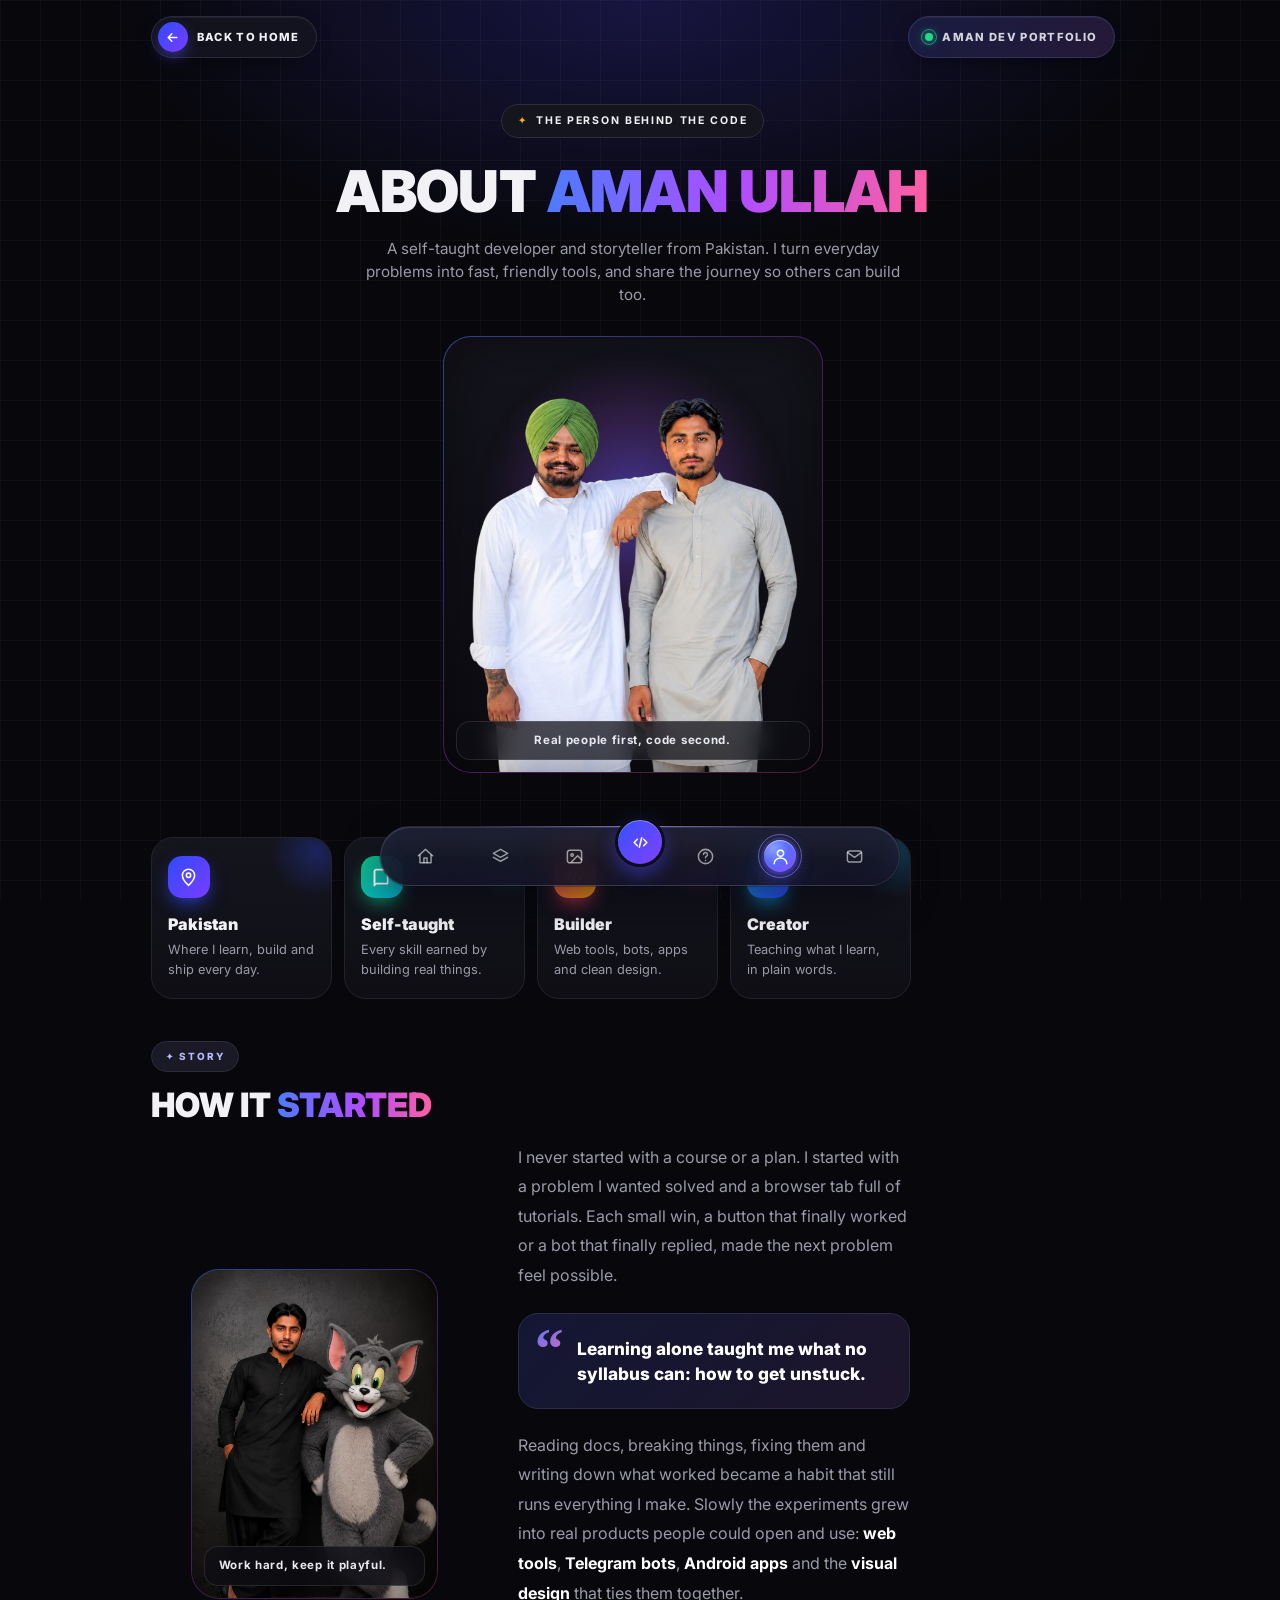
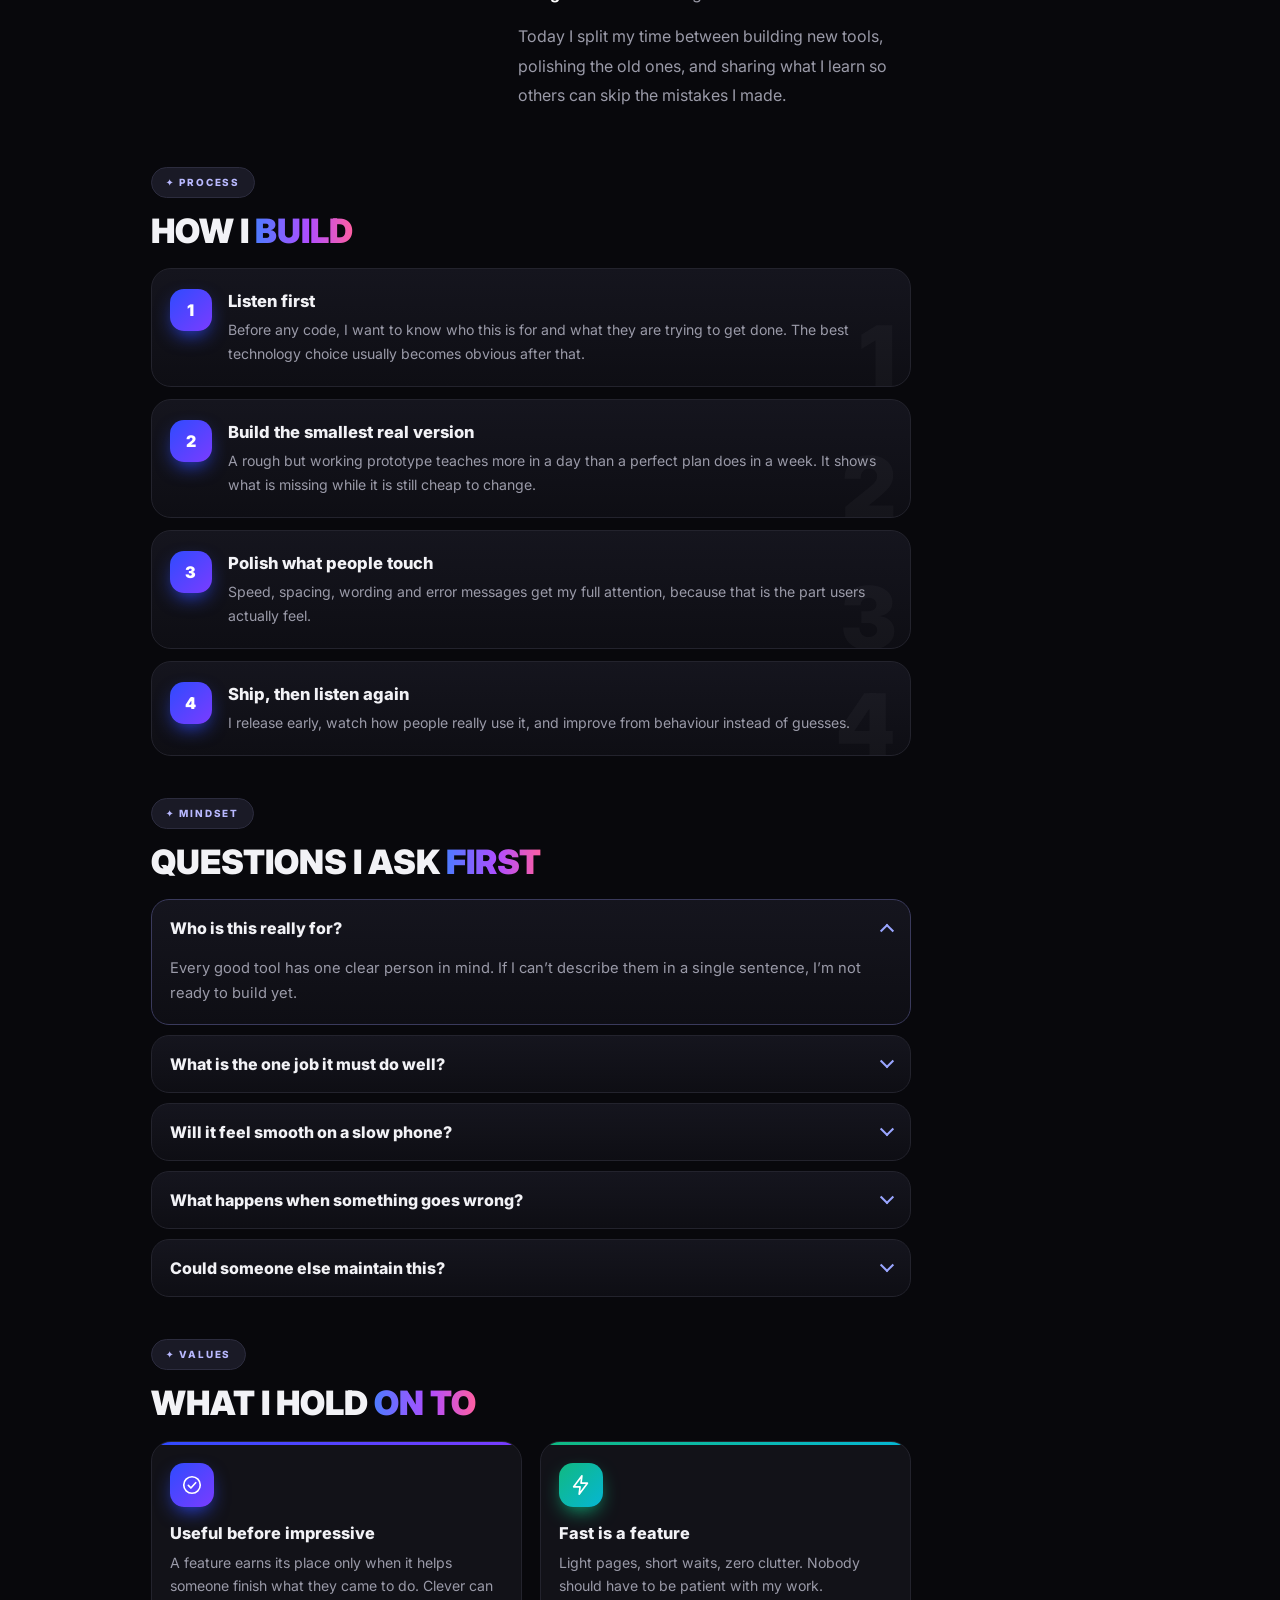
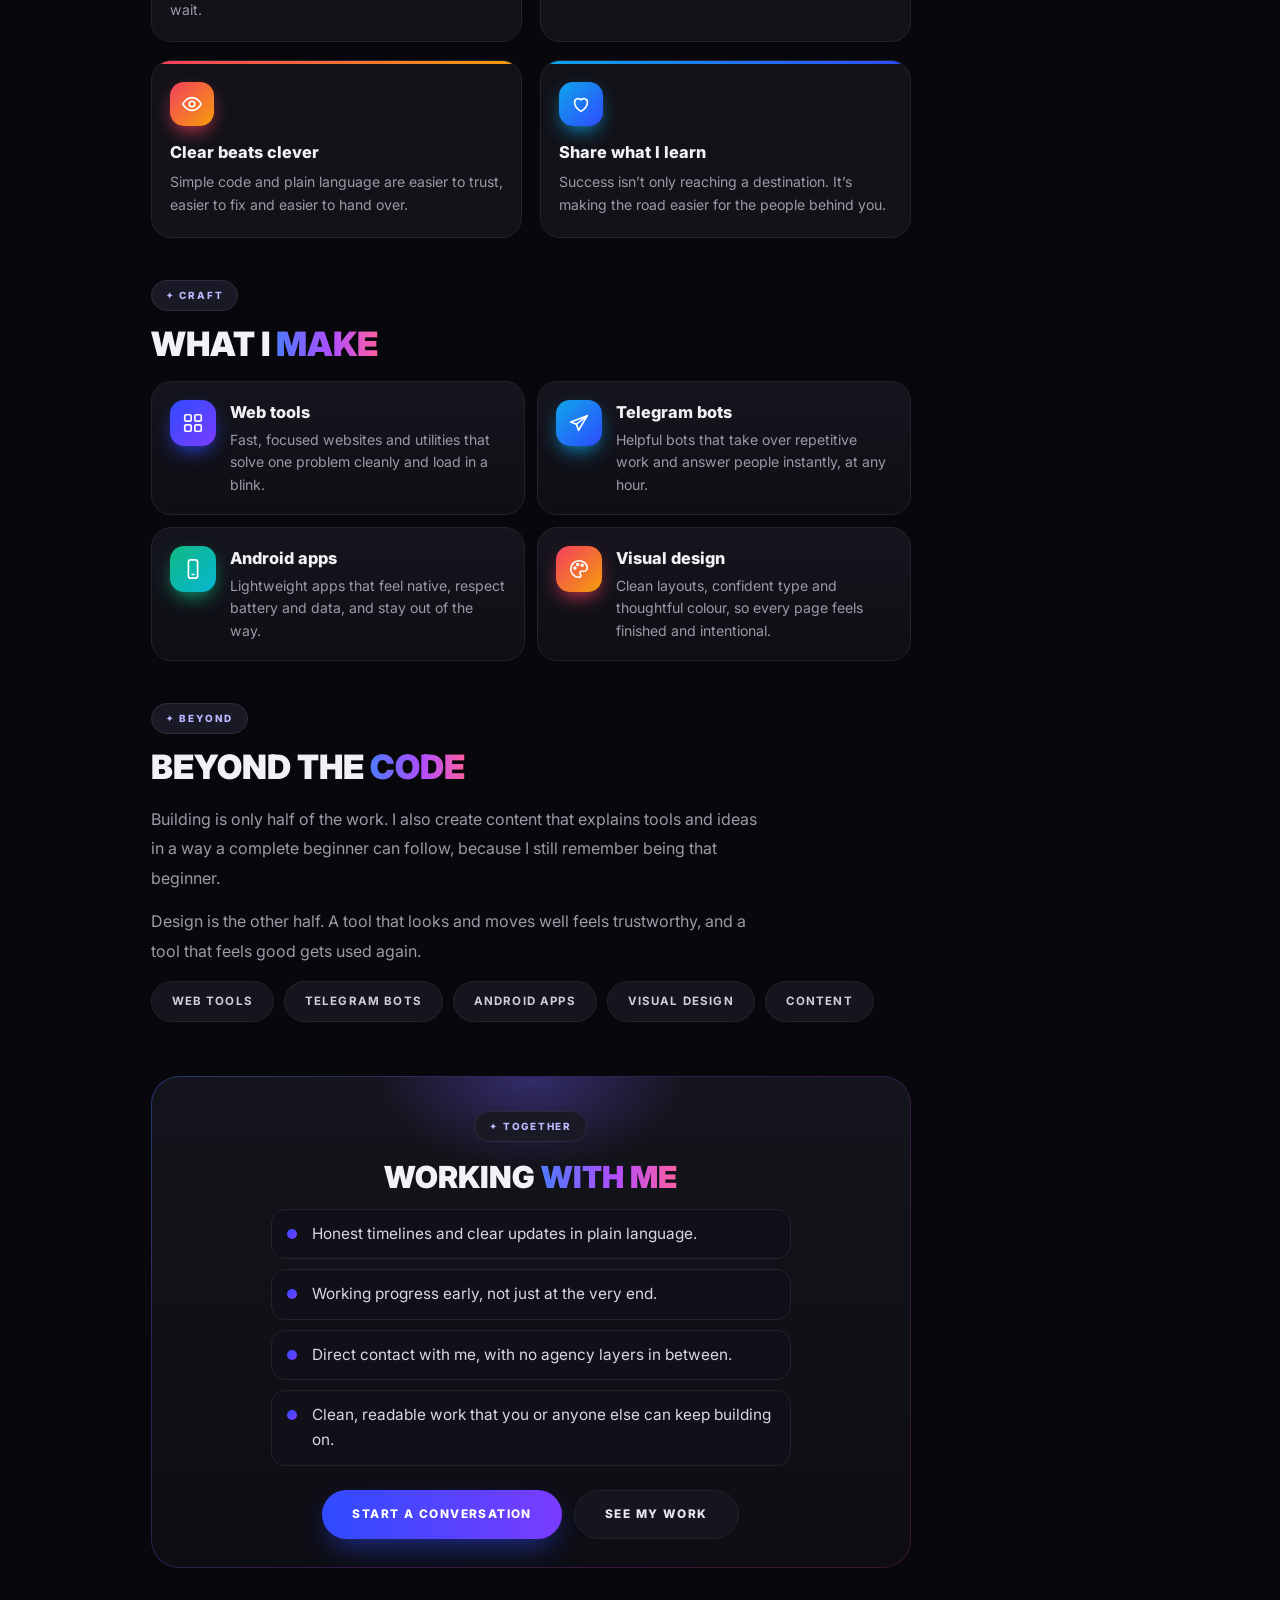
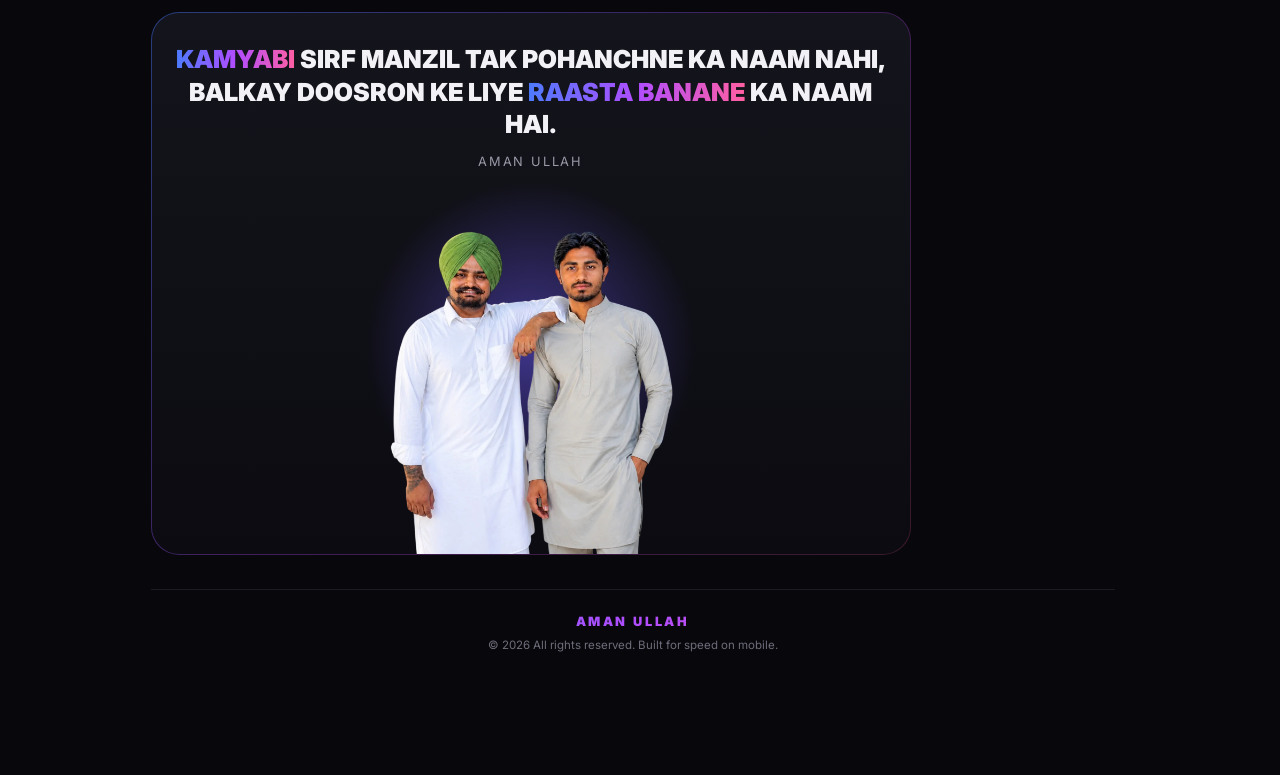
<file: about.html>
<!DOCTYPE html>
<html lang="en">
<head>
<meta charset="utf-8">
<meta name="viewport" content="width=device-width, initial-scale=1, viewport-fit=cover">
<meta name="color-scheme" content="dark">
<meta name="theme-color" content="#08080c">
<title>About Aman Ullah | Self-Taught Developer from Pakistan</title>
<meta name="keywords" content="Aman Ullah, about Aman Ullah, self-taught developer Pakistan, web developer Pakistan, Telegram bots, Android apps, Aman Ullah biography, Aman Ullah story, self-taught developer from Pakistan, content creator Pakistan, developer and content creator, AMAN ULLAH developer, Aman Ullah Bhakkar, Aman Ullah Pakistan, HN-AMAN, Aman Tech Zone, web developer in Bhakkar, freelance developer Pakistan, hire web developer Pakistan, website design Pakistan, Telegram bot developer, WhatsApp bot developer, WhatsApp MD bot, Android APK developer, web to APK converter, free online tools Pakistan, free SEO tools, Firebase developer, Vercel developer, self-taught developer, portfolio website Pakistan, Punjab developer, creative developer, self-taught developer story, YouTuber developer Pakistan, Aman Tech Zone YouTube, developer from Bhakkar, who is Aman Ullah, Aman Ullah age and background, developer journey Pakistan, tech content creator Pakistan, Aman Ullah web developer, Aman Ullah Pakistan portfolio, amanullah5911, web developer Bhakkar, developer in Punjab Pakistan, freelancer Pakistan, best web developer in Pakistan, website banwana, website banane wala, bot banwana, Telegram bot banane wala, WhatsApp bot banane wala, APK banane wala, Pakistani developer portfolio, hire developer from Pakistan, full stack developer Pakistan, JavaScript developer Pakistan, Node.js developer Pakistan, Firebase developer Pakistan, Vercel hosted portfolio, mobile first website developer, responsive website developer, custom website development, affordable web developer, web design and development services">
<meta name="description" content="About Aman Ullah: a self-taught developer and content creator from Pakistan. His story, process, values and how to work with him.">
<link rel="canonical" href="https://amanullah-dev.vercel.app/about.html">
<meta name="robots" content="index, follow, max-image-preview:large">
<meta name="author" content="Aman Ullah">
<meta property="og:site_name" content="AMAN ULLAH">
<meta property="og:locale" content="en_US">
<meta property="og:title" content="About Aman Ullah | Self-Taught Developer from Pakistan">
<meta property="og:description" content="About Aman Ullah: a self-taught developer and content creator from Pakistan. His story, process, values and how to work with him.">
<meta property="og:url" content="https://amanullah-dev.vercel.app/about.html">
<meta property="og:image" content="https://ik.imagekit.io/amanphoto/Personal/20260526_224103.jpg?updatedAt=1780210590255">
<meta property="og:image:alt" content="Aman Ullah, creative developer from Pakistan">
<meta name="twitter:card" content="summary_large_image">
<meta name="twitter:title" content="About Aman Ullah | Self-Taught Developer from Pakistan">
<meta name="twitter:description" content="About Aman Ullah: a self-taught developer and content creator from Pakistan. His story, process, values and how to work with him.">
<meta name="twitter:image" content="https://ik.imagekit.io/amanphoto/Personal/20260526_224103.jpg?updatedAt=1780210590255">
<!-- seo-extra:start -->
<meta name="application-name" content="AMAN ULLAH">
<meta name="apple-mobile-web-app-title" content="AMAN ULLAH">
<meta name="apple-mobile-web-app-capable" content="yes">
<meta name="mobile-web-app-capable" content="yes">
<meta name="apple-mobile-web-app-status-bar-style" content="black-translucent">
<meta name="msapplication-TileColor" content="#08080c">
<meta name="msapplication-tap-highlight" content="no">
<meta name="format-detection" content="telephone=yes">
<meta name="HandheldFriendly" content="True">
<meta name="language" content="English">
<meta http-equiv="content-language" content="en">
<meta name="googlebot" content="index, follow, max-snippet:-1, max-image-preview:large, max-video-preview:-1">
<meta name="bingbot" content="index, follow, max-snippet:-1, max-image-preview:large, max-video-preview:-1">
<meta name="referrer" content="strict-origin-when-cross-origin">
<meta name="rating" content="general">
<meta name="revisit-after" content="7 days">
<meta name="distribution" content="global">
<meta name="coverage" content="Worldwide">
<meta name="target" content="all">
<meta name="copyright" content="AMAN ULLAH">
<meta name="designer" content="Aman Ullah">
<meta name="publisher" content="Aman Ullah">
<meta name="owner" content="Aman Ullah">
<meta name="reply-to" content="onlyaman1466@gmail.com">
<meta name="subject" content="Web development, Telegram bots, WhatsApp bots, Android apps and free online tools">
<meta name="topic" content="Web development, bots, apps and tools">
<meta name="category" content="Technology, Web Development, Portfolio">
<meta name="classification" content="Developer portfolio">
<meta name="geo.region" content="PK-PB">
<meta name="geo.placename" content="Bhakkar, Punjab, Pakistan">
<meta name="geo.country" content="PK">
<meta property="og:locale:alternate" content="ur_PK">
<meta property="og:image:secure_url" content="https://ik.imagekit.io/amanphoto/Personal/20260526_224103.jpg?updatedAt=1780210590255">
<meta property="og:image:type" content="image/jpeg">
<meta property="og:updated_time" content="2026-11-20T00:00:00+05:00">
<meta name="twitter:url" content="https://amanullah-dev.vercel.app/about.html">
<meta name="twitter:domain" content="amanullah-dev.vercel.app">
<meta name="twitter:image:alt" content="Aman Ullah, creative developer from Pakistan">
<meta name="twitter:label1" content="Based in">
<meta name="twitter:data1" content="Bhakkar, Pakistan">
<meta name="twitter:label2" content="Focus">
<meta name="twitter:data2" content="Web, Bots &amp; Android apps">
<link rel="alternate" hreflang="en" href="https://amanullah-dev.vercel.app/about.html">
<link rel="alternate" hreflang="x-default" href="https://amanullah-dev.vercel.app/about.html">
<link rel="sitemap" type="application/xml" title="Sitemap" href="https://amanullah-dev.vercel.app/sitemap.xml">
<link rel="manifest" href="/manifest.webmanifest">
<link rel="author" href="https://amanullah-dev.vercel.app/about.html">
<link rel="me" href="https://www.youtube.com/@amantechzone5911">
<link rel="me" href="https://www.tiktok.com/@amanullah.736">
<link rel="me" href="https://t.me/amaantechzone">
<link rel="shortcut icon" href="https://ik.imagekit.io/amanphoto/20260620_164003.png?updatedAt=1781955650166">
<link rel="preconnect" href="https://ik.imagekit.io" crossorigin>
<link rel="dns-prefetch" href="//ik.imagekit.io">
<link rel="preconnect" href="https://aman-tech-75ea9-default-rtdb.firebaseio.com" crossorigin>
<link rel="dns-prefetch" href="//aman-tech-75ea9-default-rtdb.firebaseio.com">
<script type="application/ld+json">{"@context":"https://schema.org","@type":"Person","@id":"https://amanullah-dev.vercel.app/#aman","name":"Aman Ullah","alternateName":["AMAN ULLAH","HN-AMAN","Aman Tech Zone","Aman Ullah Bhakkar"],"email":"mailto:onlyaman1466@gmail.com","telephone":"+923497081205","url":"https://amanullah-dev.vercel.app/","image":"https://ik.imagekit.io/amanphoto/Personal/20260526_224103.jpg?updatedAt=1780210590255","address":{"@type":"PostalAddress","addressLocality":"Bhakkar","addressRegion":"Punjab","addressCountry":"PK"},"homeLocation":{"@type":"Place","name":"Bhakkar, Punjab, Pakistan"},"sameAs":["https://www.youtube.com/@amantechzone5911","https://www.tiktok.com/@amanullah.736","https://t.me/amaantechzone","https://whatsapp.com/channel/0029Vb8Hsxs72WU1Dx57eu1q"]}</script>
<!-- seo-boost:start -->
<meta name="pagename" content="About Aman Ullah | Self-Taught Developer from Pakistan">
<meta name="url" content="https://amanullah-dev.vercel.app/about.html">
<meta name="identifier-URL" content="https://amanullah-dev.vercel.app/about.html">
<meta name="image" content="https://ik.imagekit.io/amanphoto/Personal/20260526_224103.jpg?updatedAt=1780210590255">
<meta name="thumbnail" content="https://ik.imagekit.io/amanphoto/Personal/20260526_224103.jpg?updatedAt=1780210590255">
<meta name="abstract" content="About Aman Ullah: a self-taught developer and content creator from Pakistan. His story, process, values and how to work with him.">
<meta name="summary" content="About Aman Ullah: a self-taught developer and content creator from Pakistan. His story, process, values and how to work with him.">
<meta name="directory" content="submission">
<meta name="msapplication-starturl" content="/">
<meta name="msapplication-tooltip" content="AMAN ULLAH - Creative Developer">
<meta name="pinterest-rich-pin" content="true">
<meta property="og:email" content="onlyaman1466@gmail.com">
<meta property="og:phone_number" content="+923497081205">
<meta property="og:locality" content="Bhakkar">
<meta property="og:region" content="Punjab">
<meta property="og:country-name" content="Pakistan">
<meta property="og:type" content="profile">
<meta property="profile:first_name" content="Aman">
<meta property="profile:last_name" content="Ullah">
<meta property="profile:username" content="amanullah5911">
<meta property="article:author" content="https://amanullah-dev.vercel.app/about.html">
<link rel="license" href="https://amanullah-dev.vercel.app/about.html">
<link rel="alternate" type="text/plain" href="https://amanullah-dev.vercel.app/robots.txt" title="robots">
<!-- Search engine verification: paste the code from each console below, then remove the comment marks -->
<!-- <meta name="google-site-verification" content="PASTE_GOOGLE_CODE"> -->
<!-- <meta name="msvalidate.01" content="PASTE_BING_CODE"> -->
<!-- <meta name="yandex-verification" content="PASTE_YANDEX_CODE"> -->
<!-- <meta name="baidu-site-verification" content="PASTE_BAIDU_CODE"> -->
<script type="application/ld+json">{"@context":"https://schema.org","@type":"Organization","@id":"https://amanullah-dev.vercel.app/#org","name":"AMAN ULLAH","alternateName":["Aman Tech Zone","HN-AMAN"],"url":"https://amanullah-dev.vercel.app/","logo":"https://ik.imagekit.io/amanphoto/20260620_164003.png?updatedAt=1781955650166","image":"https://ik.imagekit.io/amanphoto/Personal/20260526_224103.jpg?updatedAt=1780210590255","description":"Web development, Telegram and WhatsApp bots, Android apps and free online tools from Pakistan.","foundingLocation":{"@type":"Place","name":"Bhakkar, Punjab, Pakistan"},"founder":{"@id":"https://amanullah-dev.vercel.app/#aman"},"contactPoint":[{"@type":"ContactPoint","contactType":"customer support","telephone":"+923497081205","email":"onlyaman1466@gmail.com","areaServed":["PK","Worldwide"],"availableLanguage":["English","Urdu"]}],"sameAs":["https://www.youtube.com/@amantechzone5911","https://www.tiktok.com/@amanullah.736","https://t.me/amaantechzone","https://whatsapp.com/channel/0029Vb8Hsxs72WU1Dx57eu1q"],"knowsAbout":["Web development","Telegram bots","WhatsApp bots","Android apps","SEO tools","UI design","JavaScript","Node.js","Firebase","Python","Supabase"]}</script>
<script type="application/ld+json">{"@context":"https://schema.org","@type":"ProfilePage","@id":"https://amanullah-dev.vercel.app/about.html#profile","url":"https://amanullah-dev.vercel.app/about.html","name":"About Aman Ullah | Self-Taught Developer from Pakistan","description":"About Aman Ullah: a self-taught developer and content creator from Pakistan. His story, process, values and how to work with him.","mainEntity":{"@id":"https://amanullah-dev.vercel.app/#aman"},"inLanguage":"en","dateModified":"2026-11-20"}</script>
<!-- seo-boost:end -->
<!-- seo-extra:end -->
<link rel="icon" href="https://ik.imagekit.io/amanphoto/20260620_164003.png?updatedAt=1781955650166">
<link rel="apple-touch-icon" href="https://ik.imagekit.io/amanphoto/20260620_164003.png?updatedAt=1781955650166">
<script type="application/ld+json">{"@context":"https://schema.org","@graph":[{"@type":"Person","@id":"https://amanullah-dev.vercel.app/#aman","name":"Aman Ullah","url":"https://amanullah-dev.vercel.app/","image":"https://ik.imagekit.io/amanphoto/Personal/20260526_224103.jpg?updatedAt=1780210590255","jobTitle":"Creative Developer","description":"Self-taught developer and content creator from Pakistan.","address":{"@type":"PostalAddress","addressCountry":"PK"},"knowsAbout":["Web development","Telegram bots","Android apps","SEO tools","UI design"],"sameAs":["https://www.youtube.com/@amantechzone5911","https://www.tiktok.com/@amanullah.736","https://t.me/amaantechzone","https://whatsapp.com/channel/0029Vb8Hsxs72WU1Dx57eu1q"]},{"@type":"AboutPage","@id":"https://amanullah-dev.vercel.app/about.html","url":"https://amanullah-dev.vercel.app/about.html","name":"About Aman Ullah | Self-Taught Developer from Pakistan","description":"About Aman Ullah: a self-taught developer and content creator from Pakistan. His story, process, values and how to work with him.","isPartOf":{"@id":"https://amanullah-dev.vercel.app/#site"},"about":{"@id":"https://amanullah-dev.vercel.app/#aman"}},{"@type":"BreadcrumbList","itemListElement":[{"@type":"ListItem","position":1,"name":"Home","item":"https://amanullah-dev.vercel.app/"},{"@type":"ListItem","position":2,"name":"About Aman Ullah","item":"https://amanullah-dev.vercel.app/about.html"}]}]}</script>
<link rel="preconnect" href="https://fonts.googleapis.com">
<link href="https://fonts.googleapis.com/css2?family=Inter:wght@400;500;600;700;800;900&display=swap" rel="stylesheet">
<link rel="stylesheet" href="css/amanullah-about.css">
</head>
<body>
<div class="wrap">
 <div class="top"><a href="index.html#home"><em class="ar" style="font-style:normal"><svg width="16" height="16" viewBox="0 0 24 24" fill="none" stroke="currentColor" stroke-width="2.2" stroke-linecap="round" stroke-linejoin="round"><path d="M19 12H5m6-6-6 6 6 6"/></svg></em>Back to home</a><span><i></i>Aman Dev Portfolio</span></div>
 <div class="hero">
  <div class="badge"><b>&#10022;</b> The Person Behind The Code</div>
  <h1>About <em>Aman Ullah</em></h1>
  <p class="sub">A self-taught developer and storyteller from Pakistan. I turn everyday problems into fast, friendly tools, and share the journey so others can build too.</p>
  <figure class="ph ph-cut hero-ph"><img src="images/person.webp" width="1122" height="1402" alt="Two friends in traditional shalwar kameez standing together" fetchpriority="high"><figcaption>Real people first, code second.</figcaption></figure>
 </div>

 <section class="ab-s" id="glance">
  <div class="ab-gl"><div class="gl" style="--a:#2f4bff;--b:#7a3cff"><i><svg viewBox="0 0 24 24"><path d="M12 21s7-6.2 7-11.5a7 7 0 1 0-14 0C5 14.8 12 21 12 21z"/><circle cx="12" cy="9.5" r="2.5"/></svg></i><b>Pakistan</b><p>Where I learn, build and ship every day.</p></div><div class="gl" style="--a:#10b981;--b:#06b6d4"><i><svg viewBox="0 0 24 24"><path d="M4 5a2 2 0 0 1 2-2h13v16H6a2 2 0 0 0-2 2z"/><path d="M4 21V5"/></svg></i><b>Self-taught</b><p>Every skill earned by building real things.</p></div><div class="gl" style="--a:#f43f5e;--b:#f59e0b"><i><svg viewBox="0 0 24 24"><path d="M8 8l-4 4 4 4"/><path d="M16 8l4 4-4 4"/><path d="M13.5 6l-3 12"/></svg></i><b>Builder</b><p>Web tools, bots, apps and clean design.</p></div><div class="gl" style="--a:#0ea5e9;--b:#2f4bff"><i><svg viewBox="0 0 24 24"><rect x="3" y="6" width="18" height="12" rx="3"/><path d="m10 9.5 4 2.5-4 2.5z"/></svg></i><b>Creator</b><p>Teaching what I learn, in plain words.</p></div></div>
 </section>

 <section class="ab-s" id="story">
  <div class="ab-h"><span class="kick">&#10022; Story</span><h2>How it <em>started</em></h2></div>
  <div class="ab-split">
   <figure class="ph ph-tall"><img src="images/photo.webp" width="941" height="1672" alt="Portrait in a dark studio with a cartoon cat mascot" loading="lazy"><figcaption>Work hard, keep it playful.</figcaption></figure>
   <div class="ab-t">
    <p>I never started with a course or a plan. I started with a problem I wanted solved and a browser tab full of tutorials. Each small win, a button that finally worked or a bot that finally replied, made the next problem feel possible.</p>
    <blockquote class="pull">Learning alone taught me what no syllabus can: how to get unstuck.</blockquote>
    <p>Reading docs, breaking things, fixing them and writing down what worked became a habit that still runs everything I make. Slowly the experiments grew into real products people could open and use: <b>web tools</b>, <b>Telegram bots</b>, <b>Android apps</b> and the <b>visual design</b> that ties them together.</p>
    <p>Today I split my time between building new tools, polishing the old ones, and sharing what I learn so others can skip the mistakes I made.</p>
   </div>
  </div>
 </section>

 <section class="ab-s" id="process">
  <div class="ab-h"><span class="kick">&#10022; Process</span><h2>How I <em>build</em></h2></div>
  <ol class="ab-steps"><li data-n="1"><i>1</i><div><b>Listen first</b><p>Before any code, I want to know who this is for and what they are trying to get done. The best technology choice usually becomes obvious after that.</p></div></li><li data-n="2"><i>2</i><div><b>Build the smallest real version</b><p>A rough but working prototype teaches more in a day than a perfect plan does in a week. It shows what is missing while it is still cheap to change.</p></div></li><li data-n="3"><i>3</i><div><b>Polish what people touch</b><p>Speed, spacing, wording and error messages get my full attention, because that is the part users actually feel.</p></div></li><li data-n="4"><i>4</i><div><b>Ship, then listen again</b><p>I release early, watch how people really use it, and improve from behaviour instead of guesses.</p></div></li></ol>
 </section>

 <section class="ab-s" id="ask">
  <div class="ab-h"><span class="kick">&#10022; Mindset</span><h2>Questions I ask <em>first</em></h2></div>
  <div class="ab-faq">
   <details open><summary>Who is this really for?</summary><p>Every good tool has one clear person in mind. If I can&rsquo;t describe them in a single sentence, I&rsquo;m not ready to build yet.</p></details>
   <details><summary>What is the one job it must do well?</summary><p>One thing done perfectly beats ten things done halfway. Everything else can wait for version two.</p></details>
   <details><summary>Will it feel smooth on a slow phone?</summary><p>Many people use my work on mobile, often on weak connections. If it is smooth there, it is smooth everywhere.</p></details>
   <details><summary>What happens when something goes wrong?</summary><p>Errors and empty states are part of the design. A calm, helpful message earns more trust than a flawless happy path.</p></details>
   <details><summary>Could someone else maintain this?</summary><p>I write for the person who opens the code next, and that person is very often future me.</p></details>
  </div>
 </section>

 <section class="ab-s" id="values">
  <div class="ab-h"><span class="kick">&#10022; Values</span><h2>What I hold <em>on to</em></h2></div>
  <div class="grid ab-g"><div class="card vc" style="--g:linear-gradient(90deg,#2f4bff,#7a3cff);--a:#2f4bff;--b:#7a3cff"><div class="bd"><i><svg viewBox="0 0 24 24"><circle cx="12" cy="12" r="9"/><path d="m8 12.5 2.8 2.8L16 9.5"/></svg></i><h3>Useful before impressive</h3><p>A feature earns its place only when it helps someone finish what they came to do. Clever can wait.</p></div></div><div class="card vc" style="--g:linear-gradient(90deg,#10b981,#06b6d4);--a:#10b981;--b:#06b6d4"><div class="bd"><i><svg viewBox="0 0 24 24"><path d="M13 2 4 14h7l-1 8 9-12h-7z"/></svg></i><h3>Fast is a feature</h3><p>Light pages, short waits, zero clutter. Nobody should have to be patient with my work.</p></div></div><div class="card vc" style="--g:linear-gradient(90deg,#f43f5e,#f59e0b);--a:#f43f5e;--b:#f59e0b"><div class="bd"><i><svg viewBox="0 0 24 24"><path d="M2 12s3.6-7 10-7 10 7 10 7-3.6 7-10 7S2 12 2 12z"/><circle cx="12" cy="12" r="3"/></svg></i><h3>Clear beats clever</h3><p>Simple code and plain language are easier to trust, easier to fix and easier to hand over.</p></div></div><div class="card vc" style="--g:linear-gradient(90deg,#0ea5e9,#2f4bff);--a:#0ea5e9;--b:#2f4bff"><div class="bd"><i><svg viewBox="0 0 24 24"><path d="M12 20s-7-4.4-7-10a4 4 0 0 1 7-2.5A4 4 0 0 1 19 10c0 5.6-7 10-7 10z"/></svg></i><h3>Share what I learn</h3><p>Success isn&rsquo;t only reaching a destination. It&rsquo;s making the road easier for the people behind you.</p></div></div></div>
 </section>

 <section class="ab-s" id="make">
  <div class="ab-h"><span class="kick">&#10022; Craft</span><h2>What I <em>make</em></h2></div>
  <div class="ab-tiles"><div class="ab-tile" style="--a:#2f4bff;--b:#7a3cff"><i><svg viewBox="0 0 24 24"><rect x="3" y="3" width="7" height="7" rx="1.5"/><rect x="14" y="3" width="7" height="7" rx="1.5"/><rect x="3" y="14" width="7" height="7" rx="1.5"/><rect x="14" y="14" width="7" height="7" rx="1.5"/></svg></i><div><b>Web tools</b><p>Fast, focused websites and utilities that solve one problem cleanly and load in a blink.</p></div></div><div class="ab-tile" style="--a:#0ea5e9;--b:#2f4bff"><i><svg viewBox="0 0 24 24"><path d="m21 4-9.5 16-2.3-6.7L3 11z"/><path d="m21 4-11.8 9.3"/></svg></i><div><b>Telegram bots</b><p>Helpful bots that take over repetitive work and answer people instantly, at any hour.</p></div></div><div class="ab-tile" style="--a:#10b981;--b:#06b6d4"><i><svg viewBox="0 0 24 24"><rect x="7" y="2" width="10" height="20" rx="2.5"/><path d="M11 18h2"/></svg></i><div><b>Android apps</b><p>Lightweight apps that feel native, respect battery and data, and stay out of the way.</p></div></div><div class="ab-tile" style="--a:#f43f5e;--b:#f59e0b"><i><svg viewBox="0 0 24 24"><path d="M12 3a9 9 0 1 0 0 18c1.4 0 2-1 2-2 0-1.5-1-1.6-1-2.8 0-1 .8-1.7 1.9-1.7H17a4 4 0 0 0 4-4C21 6.6 17 3 12 3z"/><circle cx="7.5" cy="11" r="1"/><circle cx="10.5" cy="7" r="1"/><circle cx="15.5" cy="8" r="1"/></svg></i><div><b>Visual design</b><p>Clean layouts, confident type and thoughtful colour, so every page feels finished and intentional.</p></div></div></div>
 </section>

 <section class="ab-s" id="beyond">
  <div class="ab-h"><span class="kick">&#10022; Beyond</span><h2>Beyond the <em>code</em></h2></div>
  <div class="ab-t">
   <p>Building is only half of the work. I also create content that explains tools and ideas in a way a complete beginner can follow, because I still remember being that beginner.</p>
   <p>Design is the other half. A tool that looks and moves well feels trustworthy, and a tool that feels good gets used again.</p>
  </div>
  <div class="chips ab-c"><span>Web tools</span><span>Telegram bots</span><span>Android apps</span><span>Visual design</span><span>Content</span></div>
 </section>

 <section class="about ab-w" id="together">
  <span class="kick">&#10022; Together</span>
  <h2>Working <em>with me</em></h2>
  <ul class="ab-l">
   <li>Honest timelines and clear updates in plain language.</li>
   <li>Working progress early, not just at the very end.</li>
   <li>Direct contact with me, with no agency layers in between.</li>
   <li>Clean, readable work that you or anyone else can keep building on.</li>
  </ul>
  <div class="ab-cta"><a class="ab-btn" href="contact.html">Start a conversation</a><a class="ab-btn ab-b2" href="projects.html">See my work</a></div>
 </section>

 <section class="ab-ban">
  <div class="bt"><blockquote><mark>Kamyabi</mark> sirf manzil tak pohanchne ka naam nahi, balkay doosron ke liye <mark>raasta banane</mark> ka naam hai.</blockquote><cite>Aman Ullah</cite></div>
  <div class="ph-b"><img src="images/person.webp" width="1122" height="1402" alt="Two friends standing together" loading="lazy"></div>
 </section>

 <footer class="foot"><strong>Aman Ullah</strong><span>&copy; <span id="yr" style="display:inline;margin:0"></span> All rights reserved. Built for speed on mobile.</span></footer>
</div>
<nav class="nv" id="nvd" aria-label="Quick navigation">
<div class="nv-g">
  <a href="index.html#home" data-page="index.html" aria-label="Home"><span class="nv-i"><svg viewBox="0 0 24 24" fill="none" stroke="currentColor" stroke-width="1.9" stroke-linecap="round" stroke-linejoin="round" aria-hidden="true"><path d="M3 11l9-8 9 8"/><path d="M5 10v10h14V10"/><path d="M10 20v-6h4v6"/></svg></span><b>Home</b></a>
  <a href="skills.html" data-page="skills.html" aria-label="Skills"><span class="nv-i"><svg viewBox="0 0 24 24" fill="none" stroke="currentColor" stroke-width="1.9" stroke-linecap="round" stroke-linejoin="round" aria-hidden="true"><path d="M12 3l9 5-9 5-9-5 9-5z"/><path d="M3 13l9 5 9-5"/></svg></span><b>Skills</b></a>
  <a href="gallery.html" data-page="gallery.html" aria-label="Gallery"><span class="nv-i"><svg viewBox="0 0 24 24" fill="none" stroke="currentColor" stroke-width="1.9" stroke-linecap="round" stroke-linejoin="round" aria-hidden="true"><rect x="3" y="4" width="18" height="16" rx="3"/><circle cx="9" cy="10" r="1.6"/><path d="M21 16l-5-5-8 8"/></svg></span><b>Gallery</b></a>
</div>
  <a href="projects.html" data-page="projects.html" class="nv-mid" aria-label="Projects"><span class="nv-i"><svg viewBox="0 0 24 24" fill="none" stroke="currentColor" stroke-width="1.9" stroke-linecap="round" stroke-linejoin="round" aria-hidden="true"><path d="M8 8l-4 4 4 4"/><path d="M16 8l4 4-4 4"/><path d="M13.5 6l-3 12"/></svg></span></a>
<div class="nv-g">
  <a href="index.html#faq" data-page="faq" aria-label="FAQ"><span class="nv-i"><svg viewBox="0 0 24 24" fill="none" stroke="currentColor" stroke-width="1.9" stroke-linecap="round" stroke-linejoin="round" aria-hidden="true"><circle cx="12" cy="12" r="9"/><path d="M9.5 9.5a2.5 2.5 0 1 1 3.5 2.3c-.7.4-1 .9-1 1.7"/><path d="M12 17h.01"/></svg></span><b>FAQ</b></a>
  <a href="about.html" data-page="about.html" aria-label="About"><span class="nv-i"><svg viewBox="0 0 24 24" fill="none" stroke="currentColor" stroke-width="1.9" stroke-linecap="round" stroke-linejoin="round" aria-hidden="true"><circle cx="12" cy="8" r="4"/><path d="M4 21c0-4 3.6-7 8-7s8 3 8 7"/></svg></span><b>About</b></a>
  <a href="contact.html" data-page="contact.html" aria-label="Contact"><span class="nv-i"><svg viewBox="0 0 24 24" fill="none" stroke="currentColor" stroke-width="1.9" stroke-linecap="round" stroke-linejoin="round" aria-hidden="true"><rect x="3" y="5" width="18" height="14" rx="3"/><path d="M3.5 7l8.5 6 8.5-6"/></svg></span><b>Contact</b></a>
</div>
</nav>



<script src="js/amanullah-about.js"></script>
<script src="js/amanullah-cms.js"></script>
</body>
</html>
</file>
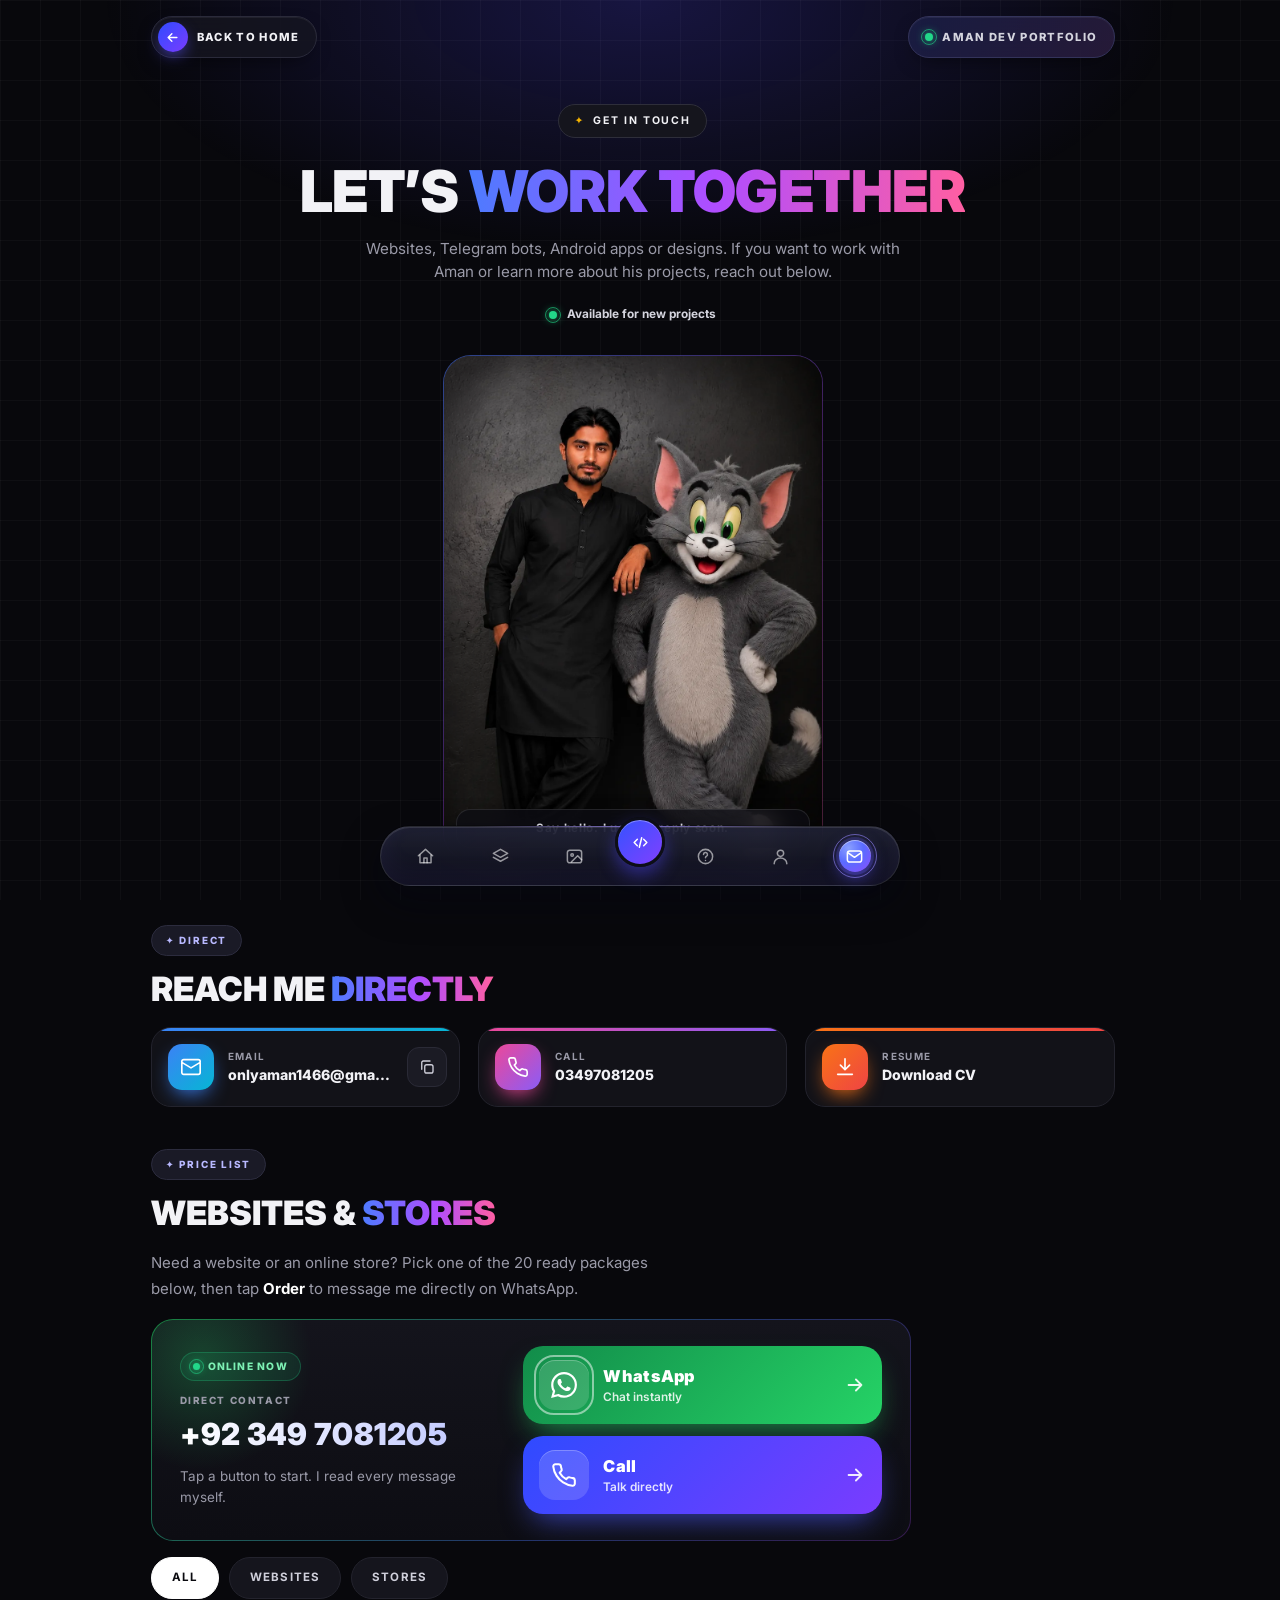
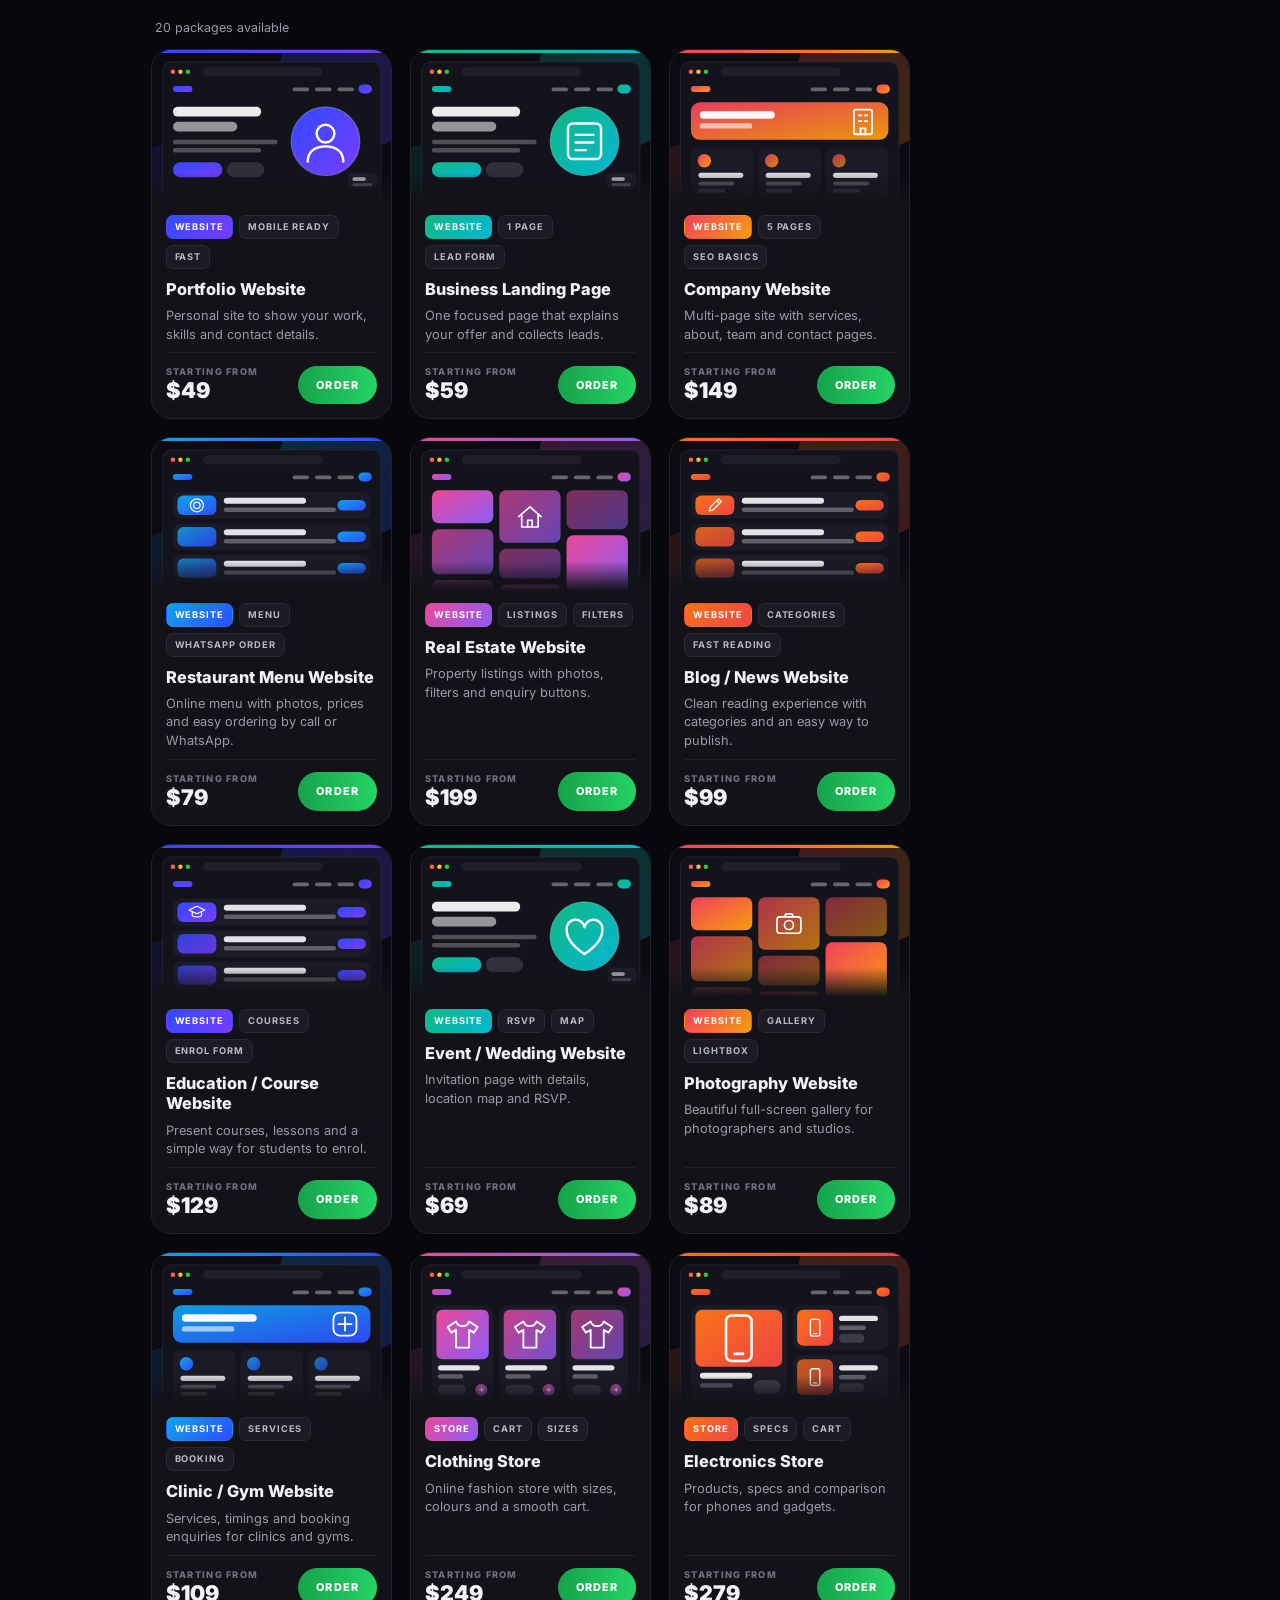
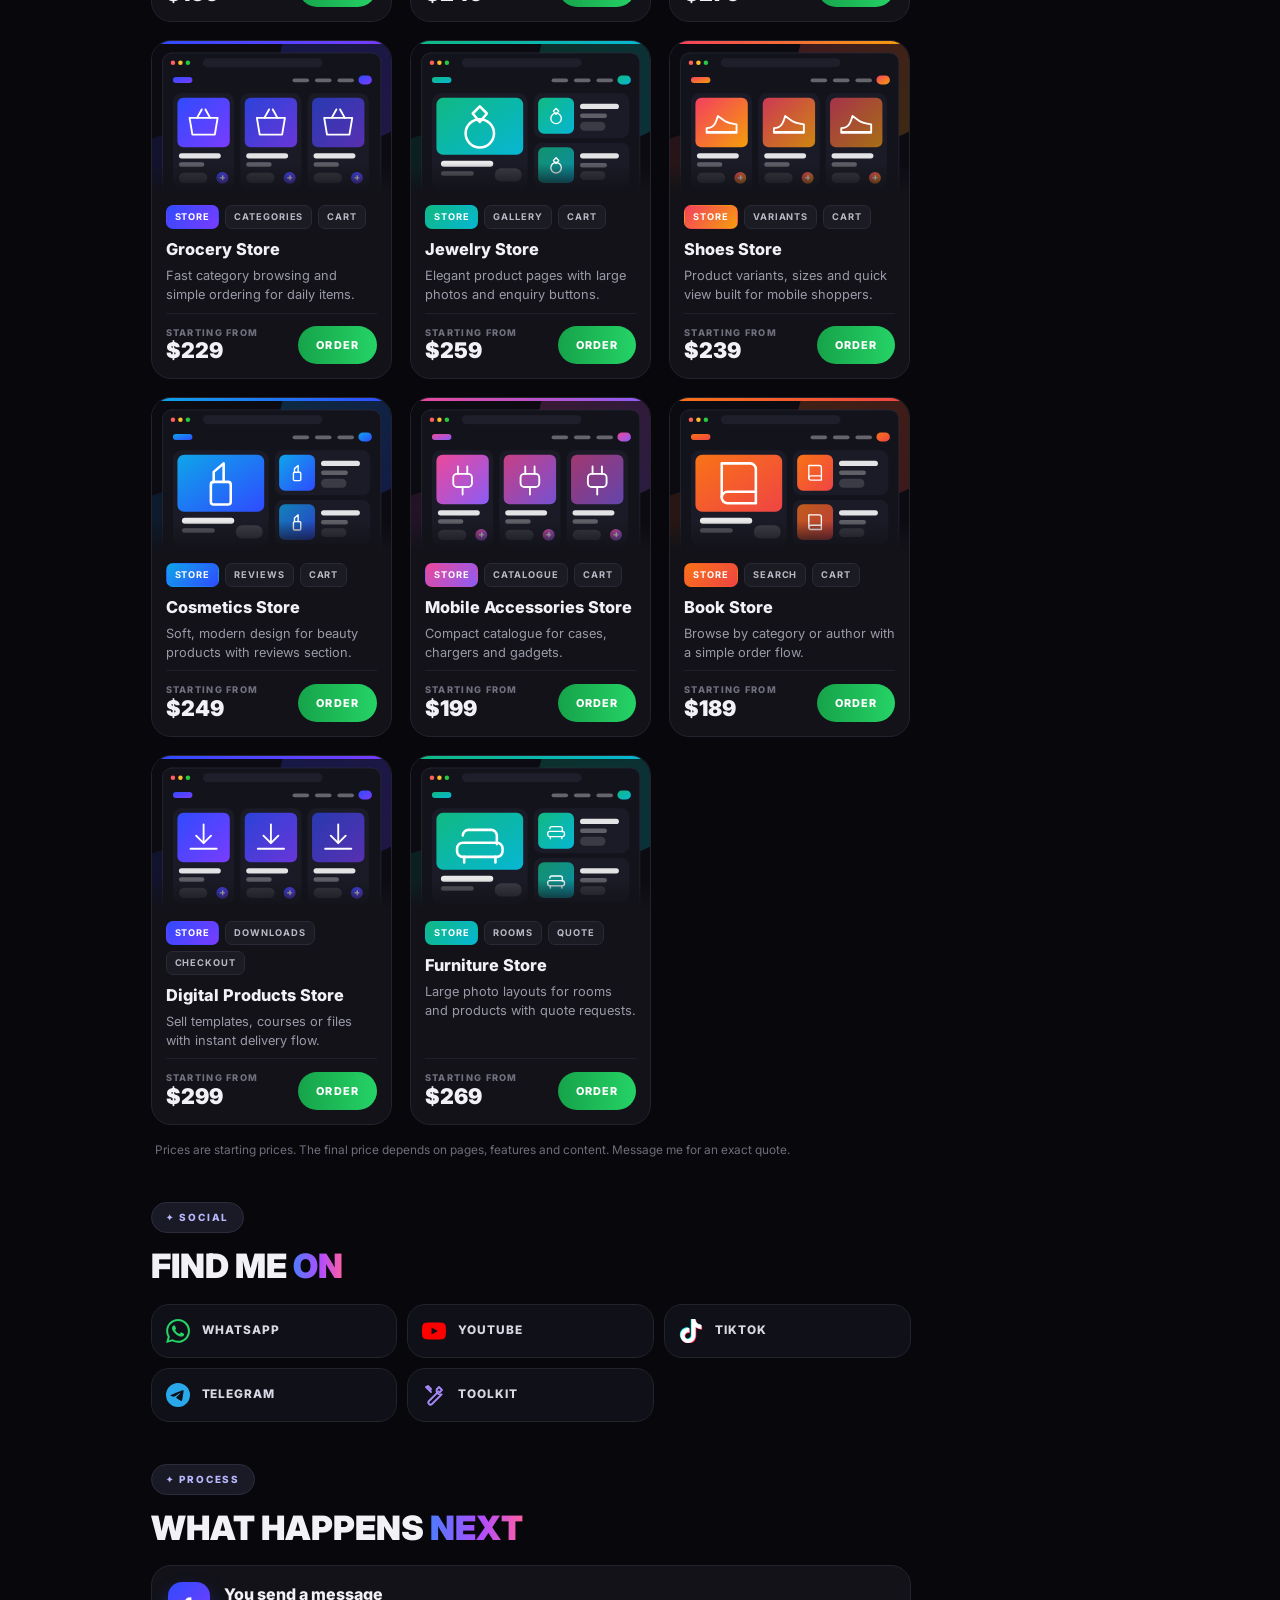
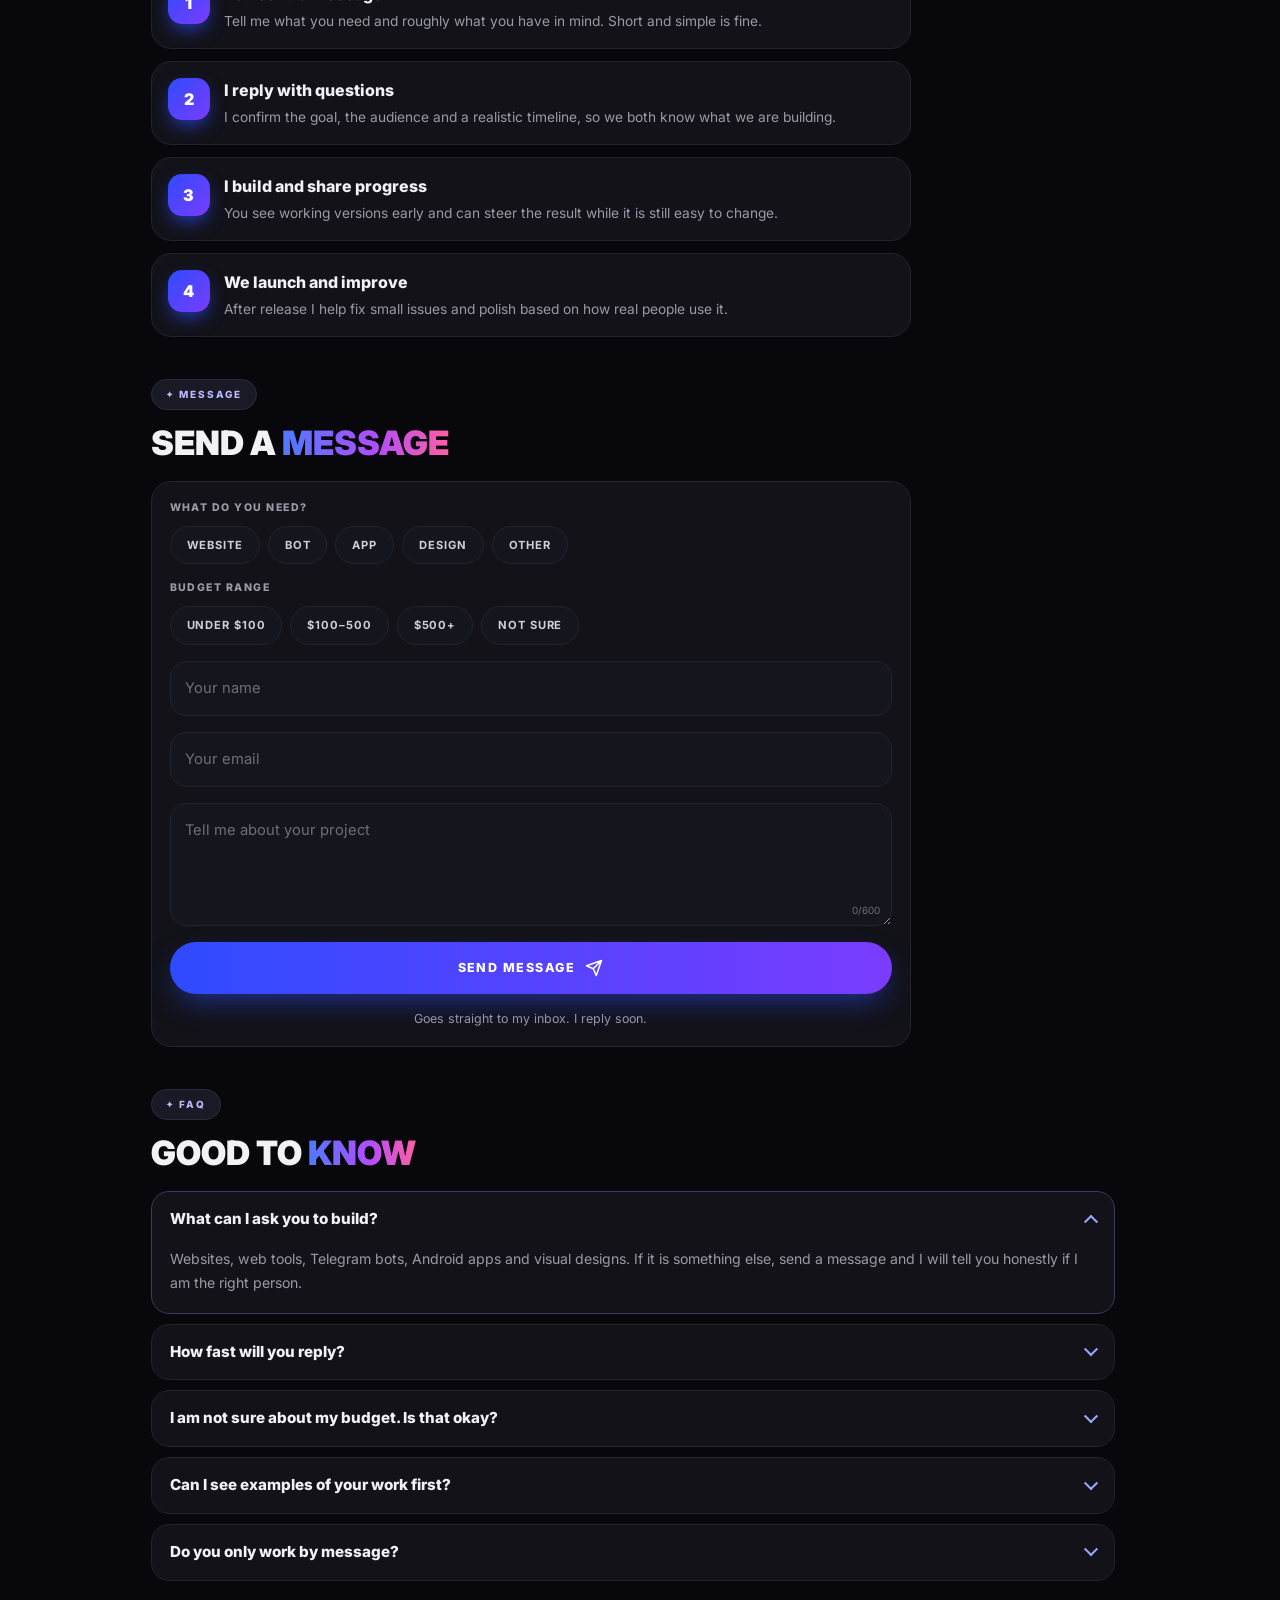
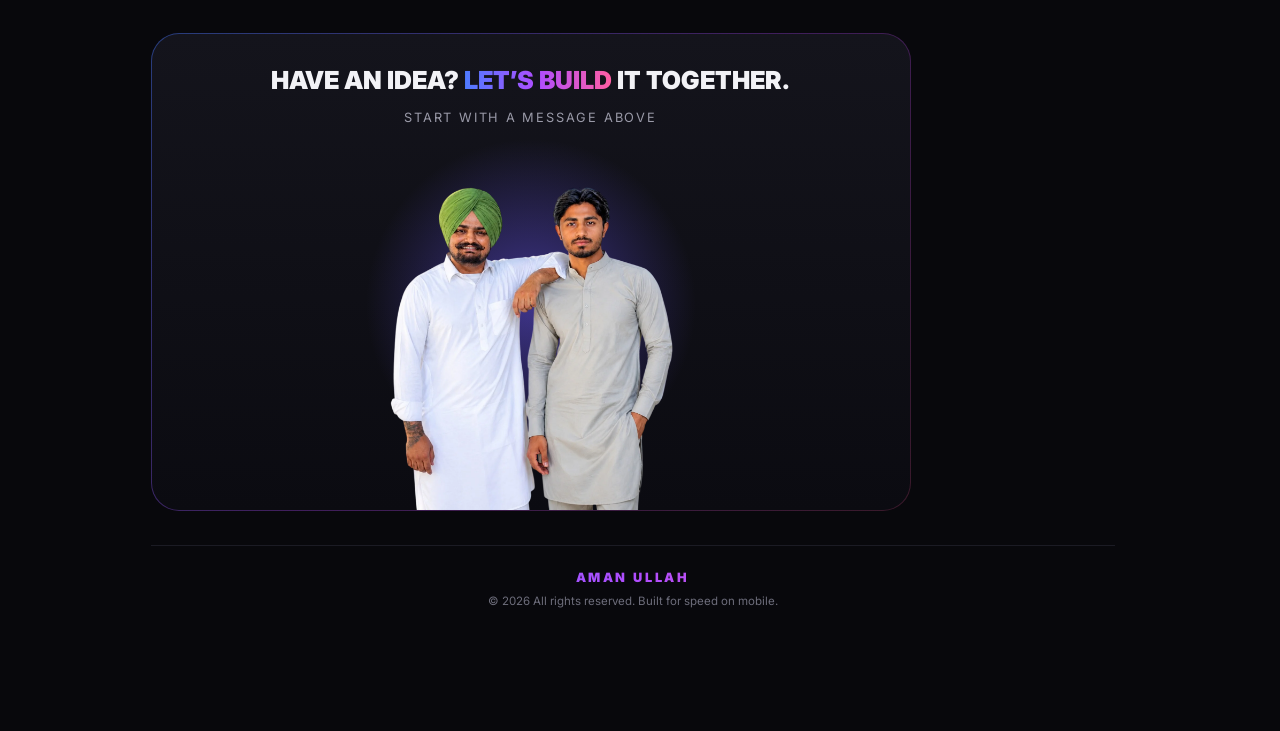
<file: contact.html>
<!DOCTYPE html>
<html lang="en">
<head>
<meta charset="utf-8">
<meta name="viewport" content="width=device-width, initial-scale=1, viewport-fit=cover">
<meta name="color-scheme" content="dark">
<meta name="theme-color" content="#08080c">
<title>Contact Aman Ullah | Websites, Bots &amp; Apps</title>
<meta name="keywords" content="hire web developer Pakistan, hire Telegram bot developer, Android app developer for hire, freelance developer, contact Aman Ullah, hire Aman Ullah, hire a developer in Pakistan, website quote, custom Telegram bot price, Android app development price, WhatsApp Aman Ullah, freelance web developer contact, Aman Ullah, AMAN ULLAH developer, Aman Ullah Bhakkar, Aman Ullah Pakistan, HN-AMAN, Aman Tech Zone, web developer in Bhakkar, freelance developer Pakistan, website design Pakistan, Telegram bot developer, WhatsApp bot developer, WhatsApp MD bot, Android APK developer, web to APK converter, free online tools Pakistan, free SEO tools, Firebase developer, Vercel developer, self-taught developer, portfolio website Pakistan, Punjab developer, creative developer, hire web developer, hire WhatsApp bot developer, hire Android developer, freelance developer for hire, get a website made, custom bot price, Aman Ullah email, Aman Ullah WhatsApp, Aman Ullah phone number, developer contact Pakistan, project inquiry, web developer near me, Aman Ullah web developer, Aman Ullah Pakistan portfolio, amanullah5911, web developer Bhakkar, developer in Punjab Pakistan, freelancer Pakistan, best web developer in Pakistan, website banwana, website banane wala, bot banwana, Telegram bot banane wala, WhatsApp bot banane wala, APK banane wala, Pakistani developer portfolio, hire developer from Pakistan, full stack developer Pakistan, JavaScript developer Pakistan, Node.js developer Pakistan, Firebase developer Pakistan, Vercel hosted portfolio, mobile first website developer, responsive website developer, custom website development, affordable web developer, web design and development services">
<meta name="description" content="Contact Aman Ullah for websites, Telegram bots, Android apps and designs. Email, call, social links or send a project message and get a quick reply.">
<link rel="canonical" href="https://amanullah-dev.vercel.app/contact.html">
<meta name="robots" content="index, follow, max-image-preview:large">
<meta name="author" content="Aman Ullah">
<meta property="og:type" content="website">
<meta property="og:site_name" content="AMAN ULLAH">
<meta property="og:locale" content="en_US">
<meta property="og:title" content="Contact Aman Ullah | Websites, Bots &amp; Apps">
<meta property="og:description" content="Contact Aman Ullah for websites, Telegram bots, Android apps and designs. Email, call, social links or send a project message and get a quick reply.">
<meta property="og:url" content="https://amanullah-dev.vercel.app/contact.html">
<meta property="og:image" content="https://ik.imagekit.io/amanphoto/Personal/20260526_224103.jpg?updatedAt=1780210590255">
<meta property="og:image:alt" content="Aman Ullah, creative developer from Pakistan">
<meta name="twitter:card" content="summary_large_image">
<meta name="twitter:title" content="Contact Aman Ullah | Websites, Bots &amp; Apps">
<meta name="twitter:description" content="Contact Aman Ullah for websites, Telegram bots, Android apps and designs. Email, call, social links or send a project message and get a quick reply.">
<meta name="twitter:image" content="https://ik.imagekit.io/amanphoto/Personal/20260526_224103.jpg?updatedAt=1780210590255">
<!-- seo-extra:start -->
<meta name="application-name" content="AMAN ULLAH">
<meta name="apple-mobile-web-app-title" content="AMAN ULLAH">
<meta name="apple-mobile-web-app-capable" content="yes">
<meta name="mobile-web-app-capable" content="yes">
<meta name="apple-mobile-web-app-status-bar-style" content="black-translucent">
<meta name="msapplication-TileColor" content="#08080c">
<meta name="msapplication-tap-highlight" content="no">
<meta name="format-detection" content="telephone=yes">
<meta name="HandheldFriendly" content="True">
<meta name="language" content="English">
<meta http-equiv="content-language" content="en">
<meta name="googlebot" content="index, follow, max-snippet:-1, max-image-preview:large, max-video-preview:-1">
<meta name="bingbot" content="index, follow, max-snippet:-1, max-image-preview:large, max-video-preview:-1">
<meta name="referrer" content="strict-origin-when-cross-origin">
<meta name="rating" content="general">
<meta name="revisit-after" content="7 days">
<meta name="distribution" content="global">
<meta name="coverage" content="Worldwide">
<meta name="target" content="all">
<meta name="copyright" content="AMAN ULLAH">
<meta name="designer" content="Aman Ullah">
<meta name="publisher" content="Aman Ullah">
<meta name="owner" content="Aman Ullah">
<meta name="reply-to" content="onlyaman1466@gmail.com">
<meta name="subject" content="Web development, Telegram bots, WhatsApp bots, Android apps and free online tools">
<meta name="topic" content="Web development, bots, apps and tools">
<meta name="category" content="Technology, Web Development, Portfolio">
<meta name="classification" content="Developer portfolio">
<meta name="geo.region" content="PK-PB">
<meta name="geo.placename" content="Bhakkar, Punjab, Pakistan">
<meta name="geo.country" content="PK">
<meta property="og:locale:alternate" content="ur_PK">
<meta property="og:image:secure_url" content="https://ik.imagekit.io/amanphoto/Personal/20260526_224103.jpg?updatedAt=1780210590255">
<meta property="og:image:type" content="image/jpeg">
<meta property="og:updated_time" content="2026-11-20T00:00:00+05:00">
<meta name="twitter:url" content="https://amanullah-dev.vercel.app/contact.html">
<meta name="twitter:domain" content="amanullah-dev.vercel.app">
<meta name="twitter:image:alt" content="Aman Ullah, creative developer from Pakistan">
<meta name="twitter:label1" content="Based in">
<meta name="twitter:data1" content="Bhakkar, Pakistan">
<meta name="twitter:label2" content="Focus">
<meta name="twitter:data2" content="Web, Bots &amp; Android apps">
<link rel="alternate" hreflang="en" href="https://amanullah-dev.vercel.app/contact.html">
<link rel="alternate" hreflang="x-default" href="https://amanullah-dev.vercel.app/contact.html">
<link rel="sitemap" type="application/xml" title="Sitemap" href="https://amanullah-dev.vercel.app/sitemap.xml">
<link rel="manifest" href="/manifest.webmanifest">
<link rel="author" href="https://amanullah-dev.vercel.app/about.html">
<link rel="me" href="https://www.youtube.com/@amantechzone5911">
<link rel="me" href="https://www.tiktok.com/@amanullah.736">
<link rel="me" href="https://t.me/amaantechzone">
<link rel="shortcut icon" href="https://ik.imagekit.io/amanphoto/20260620_164003.png?updatedAt=1781955650166">
<link rel="preconnect" href="https://ik.imagekit.io" crossorigin>
<link rel="dns-prefetch" href="//ik.imagekit.io">
<link rel="preconnect" href="https://aman-tech-75ea9-default-rtdb.firebaseio.com" crossorigin>
<link rel="dns-prefetch" href="//aman-tech-75ea9-default-rtdb.firebaseio.com">
<script type="application/ld+json">{"@context":"https://schema.org","@type":"Person","@id":"https://amanullah-dev.vercel.app/#aman","name":"Aman Ullah","alternateName":["AMAN ULLAH","HN-AMAN","Aman Tech Zone","Aman Ullah Bhakkar"],"email":"mailto:onlyaman1466@gmail.com","telephone":"+923497081205","url":"https://amanullah-dev.vercel.app/","image":"https://ik.imagekit.io/amanphoto/Personal/20260526_224103.jpg?updatedAt=1780210590255","address":{"@type":"PostalAddress","addressLocality":"Bhakkar","addressRegion":"Punjab","addressCountry":"PK"},"homeLocation":{"@type":"Place","name":"Bhakkar, Punjab, Pakistan"},"sameAs":["https://www.youtube.com/@amantechzone5911","https://www.tiktok.com/@amanullah.736","https://t.me/amaantechzone","https://whatsapp.com/channel/0029Vb8Hsxs72WU1Dx57eu1q"]}</script>
<!-- seo-boost:start -->
<meta name="pagename" content="Contact Aman Ullah | Websites, Bots &amp; Apps">
<meta name="url" content="https://amanullah-dev.vercel.app/contact.html">
<meta name="identifier-URL" content="https://amanullah-dev.vercel.app/contact.html">
<meta name="image" content="https://ik.imagekit.io/amanphoto/Personal/20260526_224103.jpg?updatedAt=1780210590255">
<meta name="thumbnail" content="https://ik.imagekit.io/amanphoto/Personal/20260526_224103.jpg?updatedAt=1780210590255">
<meta name="abstract" content="Contact Aman Ullah for websites, Telegram bots, Android apps and designs. Email, call, social links or send a project message and get a quick reply.">
<meta name="summary" content="Contact Aman Ullah for websites, Telegram bots, Android apps and designs. Email, call, social links or send a project message and get a quick reply.">
<meta name="directory" content="submission">
<meta name="msapplication-starturl" content="/">
<meta name="msapplication-tooltip" content="AMAN ULLAH - Creative Developer">
<meta name="pinterest-rich-pin" content="true">
<meta property="og:email" content="onlyaman1466@gmail.com">
<meta property="og:phone_number" content="+923497081205">
<meta property="og:locality" content="Bhakkar">
<meta property="og:region" content="Punjab">
<meta property="og:country-name" content="Pakistan">
<link rel="license" href="https://amanullah-dev.vercel.app/about.html">
<link rel="alternate" type="text/plain" href="https://amanullah-dev.vercel.app/robots.txt" title="robots">
<!-- Search engine verification: paste the code from each console below, then remove the comment marks -->
<!-- <meta name="google-site-verification" content="PASTE_GOOGLE_CODE"> -->
<!-- <meta name="msvalidate.01" content="PASTE_BING_CODE"> -->
<!-- <meta name="yandex-verification" content="PASTE_YANDEX_CODE"> -->
<!-- <meta name="baidu-site-verification" content="PASTE_BAIDU_CODE"> -->
<script type="application/ld+json">{"@context":"https://schema.org","@type":"Organization","@id":"https://amanullah-dev.vercel.app/#org","name":"AMAN ULLAH","alternateName":["Aman Tech Zone","HN-AMAN"],"url":"https://amanullah-dev.vercel.app/","logo":"https://ik.imagekit.io/amanphoto/20260620_164003.png?updatedAt=1781955650166","image":"https://ik.imagekit.io/amanphoto/Personal/20260526_224103.jpg?updatedAt=1780210590255","description":"Web development, Telegram and WhatsApp bots, Android apps and free online tools from Pakistan.","foundingLocation":{"@type":"Place","name":"Bhakkar, Punjab, Pakistan"},"founder":{"@id":"https://amanullah-dev.vercel.app/#aman"},"contactPoint":[{"@type":"ContactPoint","contactType":"customer support","telephone":"+923497081205","email":"onlyaman1466@gmail.com","areaServed":["PK","Worldwide"],"availableLanguage":["English","Urdu"]}],"sameAs":["https://www.youtube.com/@amantechzone5911","https://www.tiktok.com/@amanullah.736","https://t.me/amaantechzone","https://whatsapp.com/channel/0029Vb8Hsxs72WU1Dx57eu1q"],"knowsAbout":["Web development","Telegram bots","WhatsApp bots","Android apps","SEO tools","UI design","JavaScript","Node.js","Firebase","Python","Supabase"]}</script>
<!-- seo-boost:end -->
<!-- seo-extra:end -->
<link rel="icon" href="https://ik.imagekit.io/amanphoto/20260620_164003.png?updatedAt=1781955650166">
<link rel="apple-touch-icon" href="https://ik.imagekit.io/amanphoto/20260620_164003.png?updatedAt=1781955650166">
<script type="application/ld+json">{"@context":"https://schema.org","@graph":[{"@type":"Person","@id":"https://amanullah-dev.vercel.app/#aman","name":"Aman Ullah","url":"https://amanullah-dev.vercel.app/","image":"https://ik.imagekit.io/amanphoto/Personal/20260526_224103.jpg?updatedAt=1780210590255","jobTitle":"Creative Developer","description":"Self-taught developer and content creator from Pakistan.","address":{"@type":"PostalAddress","addressCountry":"PK"},"knowsAbout":["Web development","Telegram bots","Android apps","SEO tools","UI design"],"sameAs":["https://www.youtube.com/@amantechzone5911","https://www.tiktok.com/@amanullah.736","https://t.me/amaantechzone","https://whatsapp.com/channel/0029Vb8Hsxs72WU1Dx57eu1q"]},{"@type":"ContactPage","@id":"https://amanullah-dev.vercel.app/contact.html","url":"https://amanullah-dev.vercel.app/contact.html","name":"Contact Aman Ullah | Websites, Bots & Apps","description":"Contact Aman Ullah for websites, Telegram bots, Android apps and designs. Email, call, social links or send a project message and get a quick reply.","isPartOf":{"@id":"https://amanullah-dev.vercel.app/#site"},"about":{"@id":"https://amanullah-dev.vercel.app/#aman"}},{"@type":"BreadcrumbList","itemListElement":[{"@type":"ListItem","position":1,"name":"Home","item":"https://amanullah-dev.vercel.app/"},{"@type":"ListItem","position":2,"name":"Contact Aman Ullah","item":"https://amanullah-dev.vercel.app/contact.html"}]}]}</script>
<link rel="preconnect" href="https://fonts.googleapis.com">
<link href="https://fonts.googleapis.com/css2?family=Inter:wght@400;500;600;700;800;900&display=swap" rel="stylesheet">
<link rel="stylesheet" href="css/amanullah-contact.css">
</head>
<body>
<div class="wrap">
 <div class="top"><a href="index.html#home"><em class="ar" style="font-style:normal"><svg width="16" height="16" viewBox="0 0 24 24" fill="none" stroke="currentColor" stroke-width="2.2" stroke-linecap="round" stroke-linejoin="round"><path d="M19 12H5m6-6-6 6 6 6"/></svg></em>Back to home</a><span><i></i>Aman Dev Portfolio</span></div>
 <div class="hero">
  <div class="badge"><b>&#10022;</b> Get In Touch</div>
  <h1>Let&rsquo;s <em>Work Together</em></h1>
  <p class="sub">Websites, Telegram bots, Android apps or designs. If you want to work with Aman or learn more about his projects, reach out below.</p>
  <div class="ct-st"><i></i>Available for new projects</div>
  <figure class="ph ph-tall hero-ph"><img src="images/photo.webp" width="941" height="1672" alt="Portrait in a dark studio with a cartoon cat mascot" fetchpriority="high"><figcaption>Say hello. I usually reply soon.</figcaption></figure>
 </div>

 <section class="ct-sec" id="contact">
  <div class="ab-h"><span class="kick">&#10022; Direct</span><h2>Reach me <em>directly</em></h2></div>
  <div class="grid ct-g">
   <div class="card ct-c" style="--g:linear-gradient(90deg,#3b82f6,#06b6d4);--a:#3b82f6;--b:#06b6d4"><a class="ct-m" href="mailto:onlyaman1466@gmail.com"><i><svg viewBox="0 0 24 24" fill="none" stroke="currentColor" stroke-width="1.8" stroke-linecap="round" stroke-linejoin="round"><path d="M4 4h16a2 2 0 0 1 2 2v12a2 2 0 0 1-2 2H4a2 2 0 0 1-2-2V6a2 2 0 0 1 2-2zM22 7l-10 6L2 7"/></svg></i><span><small>Email</small><b id="ctmail">onlyaman1466@gmail.com</b></span></a><button type="button" class="cx-copy" id="ctcopy" aria-label="Copy email"><svg viewBox="0 0 24 24" fill="none" stroke="currentColor" stroke-width="1.8" stroke-linecap="round" stroke-linejoin="round" aria-hidden="true"><rect x="9" y="9" width="11" height="11" rx="2.5"/><path d="M5 15V6a2 2 0 0 1 2-2h9"/></svg></button></div>
   <a class="card ct-c" style="--g:linear-gradient(90deg,#ec4899,#8b5cf6);--a:#ec4899;--b:#8b5cf6" href="tel:03497081205"><span class="ct-m"><i><svg viewBox="0 0 24 24" fill="none" stroke="currentColor" stroke-width="1.8" stroke-linecap="round" stroke-linejoin="round"><path d="M22 16.9v3a2 2 0 0 1-2.2 2 19.8 19.8 0 0 1-8.6-3.1 19.5 19.5 0 0 1-6-6A19.8 19.8 0 0 1 2.1 4.2 2 2 0 0 1 4.1 2h3a2 2 0 0 1 2 1.7c.1 1 .4 1.9.7 2.8a2 2 0 0 1-.5 2.1L8 9.9a16 16 0 0 0 6 6l1.3-1.3a2 2 0 0 1 2.1-.4c.9.3 1.8.6 2.8.7a2 2 0 0 1 1.7 2z"/></svg></i><span><small>Call</small><b>03497081205</b></span></span></a>
   <a class="card ct-c" style="--g:linear-gradient(90deg,#f97316,#ef4444);--a:#f97316;--b:#ef4444" href="cv.pdf" download="Aman-Ullah-CV.pdf"><span class="ct-m"><i><svg viewBox="0 0 24 24" fill="none" stroke="currentColor" stroke-width="1.8" stroke-linecap="round" stroke-linejoin="round"><path d="M12 3v12M7 10l5 5 5-5M4 20h16"/></svg></i><span><small>Resume</small><b>Download CV</b></span></span></a>
  </div>
 </section>


 <section class="ct-sec" id="services">
  <div class="ab-h"><span class="kick">&#10022; Price List</span><h2>Websites &amp; <em>Stores</em></h2></div>
  <p class="ct-lead">Need a website or an online store? Pick one of the 20 ready packages below, then tap <b>Order</b> to message me directly on WhatsApp.</p>
  <div class="ct-dir">
   <div class="ct-dh"><span class="ct-live"><i></i>Online now</span><small>Direct contact</small><b class="ct-num">+92 349 7081205</b><p>Tap a button to start. I read every message myself.</p></div>
   <div class="ct-db">
    <a class="ct-bt ct-wa" id="ctwa" href="https://wa.me/923497081205?text=Hi%20Aman%2C%20I%20want%20to%20build%20a%20website%2Fstore." target="_blank" rel="noopener"><i><svg viewBox="0 0 24 24" aria-hidden="true"><path fill="currentColor" d="M17.472 14.382c-.297-.149-1.758-.867-2.03-.967-.273-.099-.471-.148-.67.15-.197.297-.767.966-.94 1.164-.173.199-.347.223-.644.075-.297-.15-1.255-.463-2.39-1.475-.883-.788-1.48-1.761-1.653-2.059-.173-.297-.018-.458.13-.606.134-.133.298-.347.446-.52.149-.174.198-.298.298-.497.099-.198.05-.371-.025-.52-.075-.149-.669-1.612-.916-2.207-.242-.579-.487-.5-.669-.51-.173-.008-.371-.01-.57-.01-.198 0-.52.074-.792.372-.272.297-1.04 1.016-1.04 2.479 0 1.462 1.065 2.875 1.213 3.074.149.198 2.096 3.2 5.077 4.487.709.306 1.262.489 1.694.625.712.227 1.36.195 1.871.118.571-.085 1.758-.719 2.006-1.413.248-.694.248-1.289.173-1.413-.074-.124-.272-.198-.57-.347m-5.421 7.403h-.004a9.87 9.87 0 01-5.031-1.378l-.361-.214-3.741.982.998-3.648-.235-.374a9.86 9.86 0 01-1.51-5.26c.001-5.45 4.436-9.884 9.888-9.884 2.64 0 5.122 1.03 6.988 2.898a9.825 9.825 0 012.893 6.994c-.003 5.45-4.437 9.884-9.885 9.884m8.413-18.297A11.815 11.815 0 0012.05 0C5.495 0 .16 5.335.157 11.892c0 2.096.547 4.142 1.588 5.945L.057 24l6.305-1.654a11.882 11.882 0 005.683 1.448h.005c6.554 0 11.89-5.335 11.893-11.893a11.821 11.821 0 00-3.48-8.413z"/></svg></i><span><b>WhatsApp</b><small>Chat instantly</small></span><svg class="go" viewBox="0 0 24 24" aria-hidden="true"><path d="M5 12h14m-6-6 6 6-6 6"/></svg></a>
    <a class="ct-bt ct-cl" href="tel:+923497081205"><i><svg viewBox="0 0 24 24" aria-hidden="true"><path d="M22 16.9v3a2 2 0 0 1-2.2 2 19.8 19.8 0 0 1-8.6-3.1 19.5 19.5 0 0 1-6-6A19.8 19.8 0 0 1 2.1 4.2 2 2 0 0 1 4.1 2h3a2 2 0 0 1 2 1.7c.1 1 .4 1.9.7 2.8a2 2 0 0 1-.5 2.1L8 9.9a16 16 0 0 0 6 6l1.3-1.3a2 2 0 0 1 2.1-.4c.9.3 1.8.6 2.8.7a2 2 0 0 1 1.7 2z"/></svg></i><span><b>Call</b><small>Talk directly</small></span><svg class="go" viewBox="0 0 24 24" aria-hidden="true"><path d="M5 12h14m-6-6 6 6-6 6"/></svg></a>
   </div>
  </div>
  <div class="chips ct-fc" id="svc-chips"><button type="button" data-c="All" class="on">All</button><button type="button" data-c="Website">Websites</button><button type="button" data-c="Store">Stores</button></div>
  <div class="count" id="svc-count"></div>
  <div class="grid ct-sv" id="svc-grid"></div>
  <p class="ct-fine">Prices are starting prices. The final price depends on pages, features and content. Message me for an exact quote.</p>
 </section>
 <section class="ct-sec" id="social">
  <div class="ab-h"><span class="kick">&#10022; Social</span><h2>Find me <em>on</em></h2></div>
  <div class="ct-so">
<a class="ct-s" style="--c:#25d366" href="https://whatsapp.com/channel/0029Vb8Hsxs72WU1Dx57eu1q" target="_blank" rel="noopener" aria-label="WhatsApp"><svg class="br" viewBox="0 0 24 24" aria-hidden="true"><path fill="#25D366" d="M17.472 14.382c-.297-.149-1.758-.867-2.03-.967-.273-.099-.471-.148-.67.15-.197.297-.767.966-.94 1.164-.173.199-.347.223-.644.075-.297-.15-1.255-.463-2.39-1.475-.883-.788-1.48-1.761-1.653-2.059-.173-.297-.018-.458.13-.606.134-.133.298-.347.446-.52.149-.174.198-.298.298-.497.099-.198.05-.371-.025-.52-.075-.149-.669-1.612-.916-2.207-.242-.579-.487-.5-.669-.51-.173-.008-.371-.01-.57-.01-.198 0-.52.074-.792.372-.272.297-1.04 1.016-1.04 2.479 0 1.462 1.065 2.875 1.213 3.074.149.198 2.096 3.2 5.077 4.487.709.306 1.262.489 1.694.625.712.227 1.36.195 1.871.118.571-.085 1.758-.719 2.006-1.413.248-.694.248-1.289.173-1.413-.074-.124-.272-.198-.57-.347m-5.421 7.403h-.004a9.87 9.87 0 01-5.031-1.378l-.361-.214-3.741.982.998-3.648-.235-.374a9.86 9.86 0 01-1.51-5.26c.001-5.45 4.436-9.884 9.888-9.884 2.64 0 5.122 1.03 6.988 2.898a9.825 9.825 0 012.893 6.994c-.003 5.45-4.437 9.884-9.885 9.884m8.413-18.297A11.815 11.815 0 0012.05 0C5.495 0 .16 5.335.157 11.892c0 2.096.547 4.142 1.588 5.945L.057 24l6.305-1.654a11.882 11.882 0 005.683 1.448h.005c6.554 0 11.89-5.335 11.893-11.893a11.821 11.821 0 00-3.48-8.413z"/></svg><span>WhatsApp</span></a>
<a class="ct-s" style="--c:#ff3b3b" href="https://www.youtube.com/@amantechzone5911" target="_blank" rel="noopener" aria-label="YouTube"><svg class="br" viewBox="0 0 24 24" aria-hidden="true"><path fill="#FF0000" d="M23.498 6.186a3.016 3.016 0 0 0-2.122-2.136C19.505 3.545 12 3.545 12 3.545s-7.505 0-9.377.505A3.017 3.017 0 0 0 .502 6.186C0 8.07 0 12 0 12s0 3.93.502 5.814a3.016 3.016 0 0 0 2.122 2.136c1.871.505 9.376.505 9.376.505s7.505 0 9.377-.505a3.015 3.015 0 0 0 2.122-2.136C24 15.93 24 12 24 12s0-3.93-.502-5.814zM9.545 15.568V8.432L15.818 12l-6.273 3.568z"/></svg><span>YouTube</span></a>
<a class="ct-s" style="--c:#fe2c55" href="https://www.tiktok.com/@amanullah.736" target="_blank" rel="noopener" aria-label="TikTok"><svg class="br" viewBox="0 0 24 24" aria-hidden="true"><path fill="#25F4EE" transform="translate(-.7 -.7)" d="M12.525.02c1.31-.02 2.61-.01 3.91-.02.08 1.53.63 3.09 1.75 4.17 1.12 1.11 2.7 1.62 4.24 1.79v4.03c-1.44-.05-2.89-.35-4.2-.97-.57-.26-1.1-.59-1.62-.93-.01 2.92.01 5.84-.02 8.75-.08 1.4-.54 2.79-1.35 3.94-1.31 1.92-3.58 3.17-5.91 3.21-1.43.08-2.86-.31-4.08-1.03-2.02-1.19-3.44-3.37-3.65-5.71-.02-.5-.03-1-.01-1.49.18-1.9 1.12-3.72 2.58-4.96 1.66-1.44 3.98-2.13 6.15-1.72.02 1.48-.04 2.96-.04 4.44-.99-.32-2.15-.23-3.02.37-.63.41-1.11 1.04-1.36 1.75-.21.51-.15 1.07-.14 1.61.24 1.64 1.82 3.02 3.5 2.87 1.12-.01 2.19-.66 2.77-1.61.19-.33.4-.67.41-1.06.1-1.79.06-3.57.07-5.36.01-4.03-.01-8.05.02-12.07z"/><path fill="#FE2C55" transform="translate(.7 .7)" d="M12.525.02c1.31-.02 2.61-.01 3.91-.02.08 1.53.63 3.09 1.75 4.17 1.12 1.11 2.7 1.62 4.24 1.79v4.03c-1.44-.05-2.89-.35-4.2-.97-.57-.26-1.1-.59-1.62-.93-.01 2.92.01 5.84-.02 8.75-.08 1.4-.54 2.79-1.35 3.94-1.31 1.92-3.58 3.17-5.91 3.21-1.43.08-2.86-.31-4.08-1.03-2.02-1.19-3.44-3.37-3.65-5.71-.02-.5-.03-1-.01-1.49.18-1.9 1.12-3.72 2.58-4.96 1.66-1.44 3.98-2.13 6.15-1.72.02 1.48-.04 2.96-.04 4.44-.99-.32-2.15-.23-3.02.37-.63.41-1.11 1.04-1.36 1.75-.21.51-.15 1.07-.14 1.61.24 1.64 1.82 3.02 3.5 2.87 1.12-.01 2.19-.66 2.77-1.61.19-.33.4-.67.41-1.06.1-1.79.06-3.57.07-5.36.01-4.03-.01-8.05.02-12.07z"/><path fill="#fff" d="M12.525.02c1.31-.02 2.61-.01 3.91-.02.08 1.53.63 3.09 1.75 4.17 1.12 1.11 2.7 1.62 4.24 1.79v4.03c-1.44-.05-2.89-.35-4.2-.97-.57-.26-1.1-.59-1.62-.93-.01 2.92.01 5.84-.02 8.75-.08 1.4-.54 2.79-1.35 3.94-1.31 1.92-3.58 3.17-5.91 3.21-1.43.08-2.86-.31-4.08-1.03-2.02-1.19-3.44-3.37-3.65-5.71-.02-.5-.03-1-.01-1.49.18-1.9 1.12-3.72 2.58-4.96 1.66-1.44 3.98-2.13 6.15-1.72.02 1.48-.04 2.96-.04 4.44-.99-.32-2.15-.23-3.02.37-.63.41-1.11 1.04-1.36 1.75-.21.51-.15 1.07-.14 1.61.24 1.64 1.82 3.02 3.5 2.87 1.12-.01 2.19-.66 2.77-1.61.19-.33.4-.67.41-1.06.1-1.79.06-3.57.07-5.36.01-4.03-.01-8.05.02-12.07z"/></svg><span>TikTok</span></a>
<a class="ct-s" style="--c:#29a9eb" href="https://t.me/amaantechzone" target="_blank" rel="noopener" aria-label="Telegram"><svg class="br" viewBox="0 0 24 24" aria-hidden="true"><path fill="#29A9EB" d="M11.944 0A12 12 0 0 0 0 12a12 12 0 0 0 12 12 12 12 0 0 0 12-12A12 12 0 0 0 12 0a12 12 0 0 0-.056 0zm4.962 7.224c.1-.002.321.023.465.14a.506.506 0 0 1 .171.325c.016.093.036.306.02.472-.18 1.898-.962 6.502-1.36 8.627-.168.9-.499 1.201-.82 1.23-.696.065-1.225-.46-1.9-.902-1.056-.693-1.653-1.124-2.678-1.8-1.185-.78-.417-1.21.258-1.91.177-.184 3.247-2.977 3.307-3.23.007-.032.014-.15-.056-.212s-.174-.041-.249-.024c-.106.024-1.793 1.14-5.061 3.345-.48.33-.913.49-1.302.48-.428-.008-1.252-.241-1.865-.44-.752-.245-1.349-.374-1.297-.789.027-.216.325-.437.893-.663 3.498-1.524 5.83-2.529 6.998-3.014 3.332-1.386 4.025-1.627 4.476-1.635z"/></svg><span>Telegram</span></a>
<a class="ct-s" style="--c:#a78bfa" href="https://aman-tools46.vercel.app" target="_blank" rel="noopener" aria-label="Toolkit"><svg viewBox="0 0 24 24" fill="none" stroke="#a78bfa" stroke-width="1.8" stroke-linecap="round" stroke-linejoin="round" aria-hidden="true"><path d="M14.7 6.3a4 4 0 0 0 5 5L10 21a2.1 2.1 0 0 1-3-3l9.7-9.7"/><path d="M14.7 6.3 17 4l3 3-2.3 2.3M4 4l5 5M4 4l2-1 3 3-1 2"/></svg><span>Toolkit</span></a>
</div>
 </section>


 <section class="ct-sec" id="how">
  <div class="ab-h"><span class="kick">&#10022; Process</span><h2>What happens <em>next</em></h2></div>
  <ol class="ab-steps">
   <li><i>1</i><div><b>You send a message</b><p>Tell me what you need and roughly what you have in mind. Short and simple is fine.</p></div></li>
   <li><i>2</i><div><b>I reply with questions</b><p>I confirm the goal, the audience and a realistic timeline, so we both know what we are building.</p></div></li>
   <li><i>3</i><div><b>I build and share progress</b><p>You see working versions early and can steer the result while it is still easy to change.</p></div></li>
   <li><i>4</i><div><b>We launch and improve</b><p>After release I help fix small issues and polish based on how real people use it.</p></div></li>
  </ol>
 </section>
 <section class="ct-sec" id="message">
  <div class="ab-h"><span class="kick">&#10022; Message</span><h2>Send a <em>message</em></h2></div>
  <form id="fm" class="card ctf" style="--g:linear-gradient(90deg,#2f4bff,#7a3cff,#ff5fa2)" novalidate>
   <div class="ctfi">
    <div class="ctfl"><small>What do you need?</small><div class="ctch" id="ctype"><button type="button" data-v="Website">Website</button><button type="button" data-v="Bot">Bot</button><button type="button" data-v="App">App</button><button type="button" data-v="Design">Design</button><button type="button" data-v="Other">Other</button></div></div>
    <div class="ctfl"><small>Budget range</small><div class="ctch" id="cbud"><button type="button" data-v="Under $100">Under $100</button><button type="button" data-v="$100–500">$100–500</button><button type="button" data-v="$500+">$500+</button><button type="button" data-v="Not sure">Not sure</button></div></div>
    <div class="ctfd"><input id="fn" class="cti" placeholder=" " autocomplete="name" required><label for="fn">Your name</label></div>
    <div class="ctfd"><input id="fe" class="cti" type="email" placeholder=" " autocomplete="email" required><label for="fe">Your email</label></div>
    <div class="ctfd"><textarea id="fx" class="cti" rows="4" maxlength="600" placeholder=" " required></textarea><label for="fx">Tell me about your project</label><em id="ctcnt">0/600</em></div>
    <button class="ctsb" id="ctsub" type="submit"><span class="ctsl">Send Message <svg viewBox="0 0 24 24" fill="none" stroke="currentColor" stroke-width="1.8" stroke-linecap="round" stroke-linejoin="round" aria-hidden="true"><path d="M22 2 11 13M22 2l-7 20-4-9-9-4 20-7z"/></svg></span><span class="ctsp" aria-hidden="true"></span></button>
    <p class="ctnote">Goes straight to my inbox. I reply soon.</p>
   </div>
   <div class="ctok" id="ctok" aria-live="polite" hidden><svg viewBox="0 0 52 52" aria-hidden="true"><circle cx="26" cy="26" r="23" fill="none" stroke="#3ddc84" stroke-width="3"/><path d="M15 27l8 8 14-16" fill="none" stroke="#3ddc84" stroke-width="4" stroke-linecap="round" stroke-linejoin="round"/></svg><h3>Message sent!</h3><p>Thanks! I will reply to your email soon. You can also write to <b id="ctokm">onlyaman1466@gmail.com</b>.</p><button type="button" id="ctagain">Write another</button></div>
  </form>
 </section>


 <section class="ct-sec" id="faq">
  <div class="ab-h"><span class="kick">&#10022; FAQ</span><h2>Good to <em>know</em></h2></div>
  <div class="ab-faq">
   <details open><summary>What can I ask you to build?</summary><p>Websites, web tools, Telegram bots, Android apps and visual designs. If it is something else, send a message and I will tell you honestly if I am the right person.</p></details>
   <details><summary>How fast will you reply?</summary><p>I read every message myself and reply as soon as I can. The form goes straight to my inbox.</p></details>
   <details><summary>I am not sure about my budget. Is that okay?</summary><p>Yes. Pick &ldquo;Not sure&rdquo; in the form and describe the idea. We can shape the scope around what works for you.</p></details>
   <details><summary>Can I see examples of your work first?</summary><p>Of course. Open the <a href="projects.html" style="color:#9aa6ff;font-weight:700">Projects page</a> to explore live tools, and the <a href="about.html" style="color:#9aa6ff;font-weight:700">About page</a> to see how I work.</p></details>
   <details><summary>Do you only work by message?</summary><p>No. You can also call, email directly, or find me on WhatsApp, Telegram, YouTube and TikTok. Use whichever feels easiest.</p></details>
  </div>
 </section>

 <section class="ab-ban">
  <div class="bt"><blockquote>Have an idea? <mark>Let&rsquo;s build</mark> it together.</blockquote><cite>Start with a message above</cite></div>
  <div class="ph-b"><img src="images/person.webp" width="1122" height="1402" alt="Two friends standing together" loading="lazy"></div>
 </section>
 <footer class="foot"><strong>Aman Ullah</strong><span>&copy; <span id="yr" style="display:inline;margin:0"></span> All rights reserved. Built for speed on mobile.</span></footer>
</div>
<div class="cttoast" id="cttoast" role="status">Email copied</div>
<nav class="nv" id="nvd" aria-label="Quick navigation">
<div class="nv-g">
  <a href="index.html#home" data-page="index.html" aria-label="Home"><span class="nv-i"><svg viewBox="0 0 24 24" fill="none" stroke="currentColor" stroke-width="1.9" stroke-linecap="round" stroke-linejoin="round" aria-hidden="true"><path d="M3 11l9-8 9 8"/><path d="M5 10v10h14V10"/><path d="M10 20v-6h4v6"/></svg></span><b>Home</b></a>
  <a href="skills.html" data-page="skills.html" aria-label="Skills"><span class="nv-i"><svg viewBox="0 0 24 24" fill="none" stroke="currentColor" stroke-width="1.9" stroke-linecap="round" stroke-linejoin="round" aria-hidden="true"><path d="M12 3l9 5-9 5-9-5 9-5z"/><path d="M3 13l9 5 9-5"/></svg></span><b>Skills</b></a>
  <a href="gallery.html" data-page="gallery.html" aria-label="Gallery"><span class="nv-i"><svg viewBox="0 0 24 24" fill="none" stroke="currentColor" stroke-width="1.9" stroke-linecap="round" stroke-linejoin="round" aria-hidden="true"><rect x="3" y="4" width="18" height="16" rx="3"/><circle cx="9" cy="10" r="1.6"/><path d="M21 16l-5-5-8 8"/></svg></span><b>Gallery</b></a>
</div>
  <a href="projects.html" data-page="projects.html" class="nv-mid" aria-label="Projects"><span class="nv-i"><svg viewBox="0 0 24 24" fill="none" stroke="currentColor" stroke-width="1.9" stroke-linecap="round" stroke-linejoin="round" aria-hidden="true"><path d="M8 8l-4 4 4 4"/><path d="M16 8l4 4-4 4"/><path d="M13.5 6l-3 12"/></svg></span></a>
<div class="nv-g">
  <a href="index.html#faq" data-page="faq" aria-label="FAQ"><span class="nv-i"><svg viewBox="0 0 24 24" fill="none" stroke="currentColor" stroke-width="1.9" stroke-linecap="round" stroke-linejoin="round" aria-hidden="true"><circle cx="12" cy="12" r="9"/><path d="M9.5 9.5a2.5 2.5 0 1 1 3.5 2.3c-.7.4-1 .9-1 1.7"/><path d="M12 17h.01"/></svg></span><b>FAQ</b></a>
  <a href="about.html" data-page="about.html" aria-label="About"><span class="nv-i"><svg viewBox="0 0 24 24" fill="none" stroke="currentColor" stroke-width="1.9" stroke-linecap="round" stroke-linejoin="round" aria-hidden="true"><circle cx="12" cy="8" r="4"/><path d="M4 21c0-4 3.6-7 8-7s8 3 8 7"/></svg></span><b>About</b></a>
  <a href="contact.html" data-page="contact.html" aria-label="Contact"><span class="nv-i"><svg viewBox="0 0 24 24" fill="none" stroke="currentColor" stroke-width="1.9" stroke-linecap="round" stroke-linejoin="round" aria-hidden="true"><rect x="3" y="5" width="18" height="14" rx="3"/><path d="M3.5 7l8.5 6 8.5-6"/></svg></span><b>Contact</b></a>
</div>
</nav>



<script src="js/amanullah-contact.js"></script>
<script src="js/amanullah-cms.js"></script>
</body>
</html>
</file>
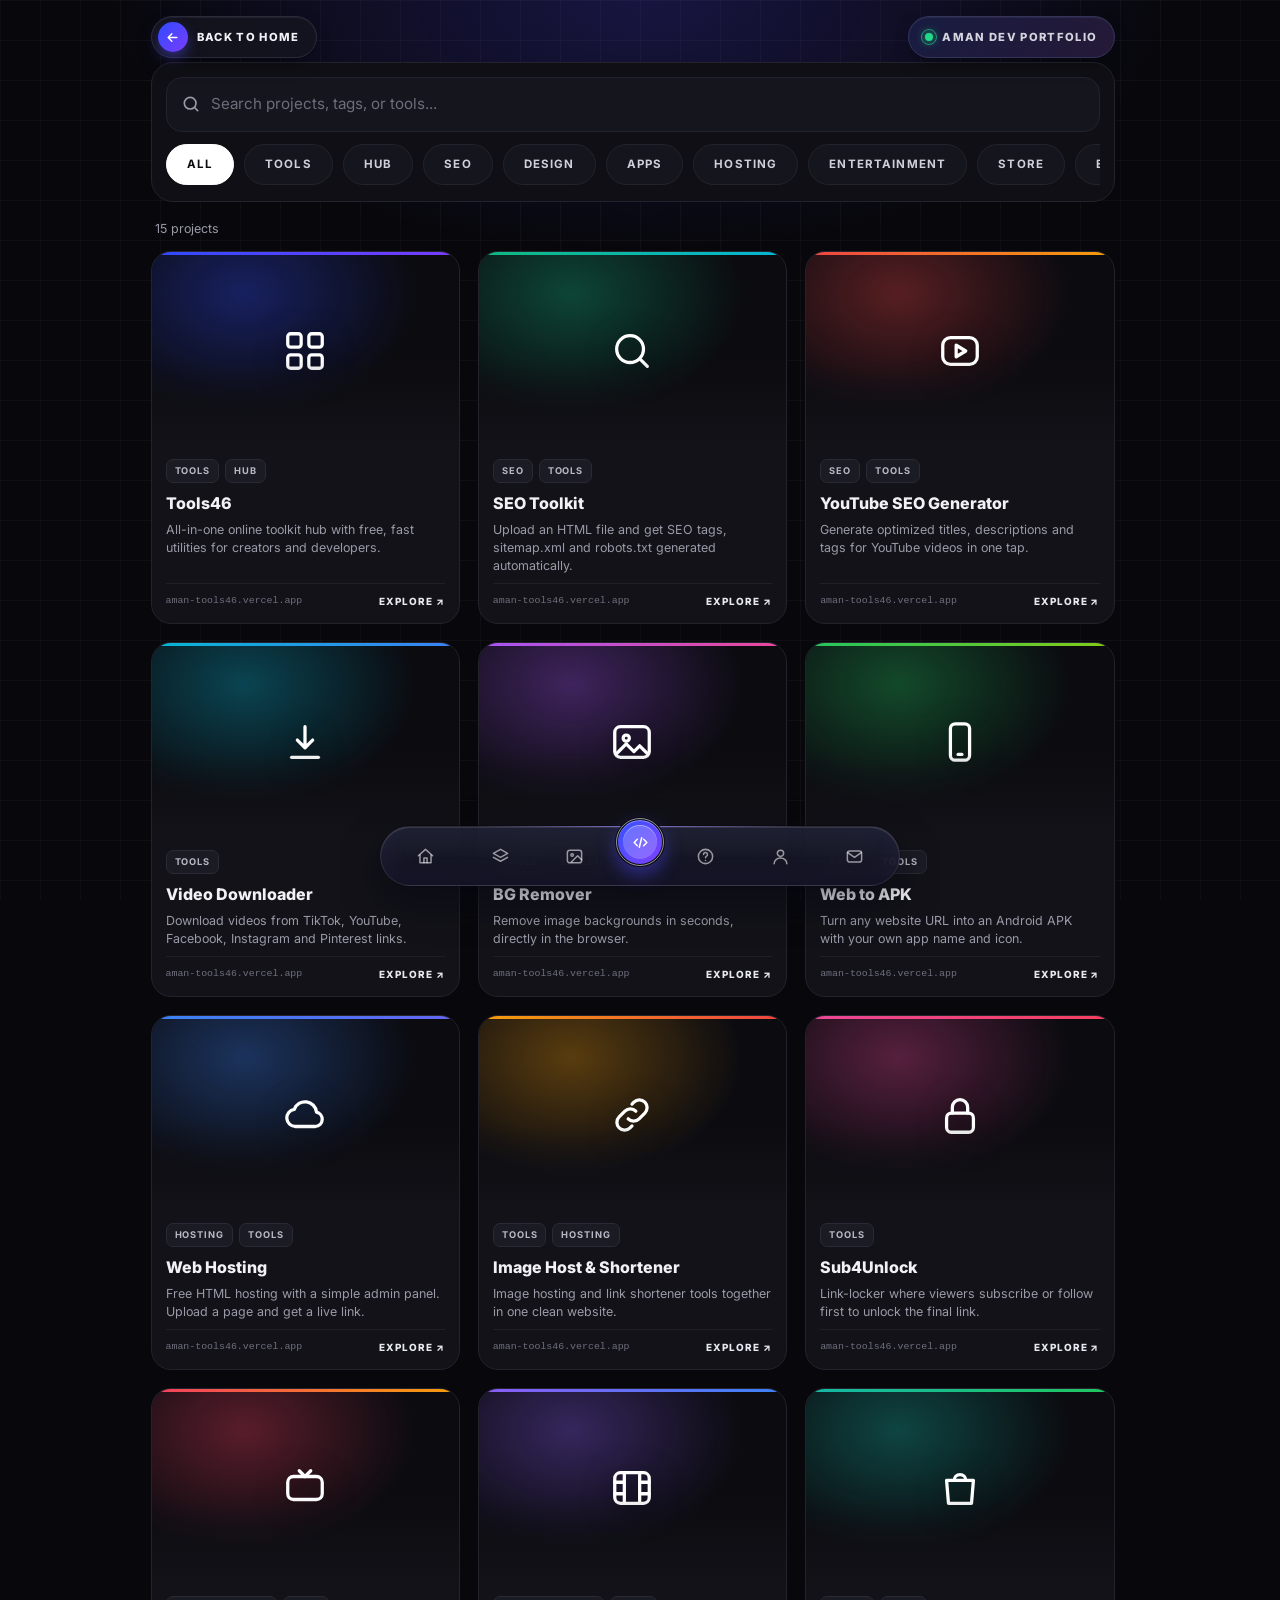
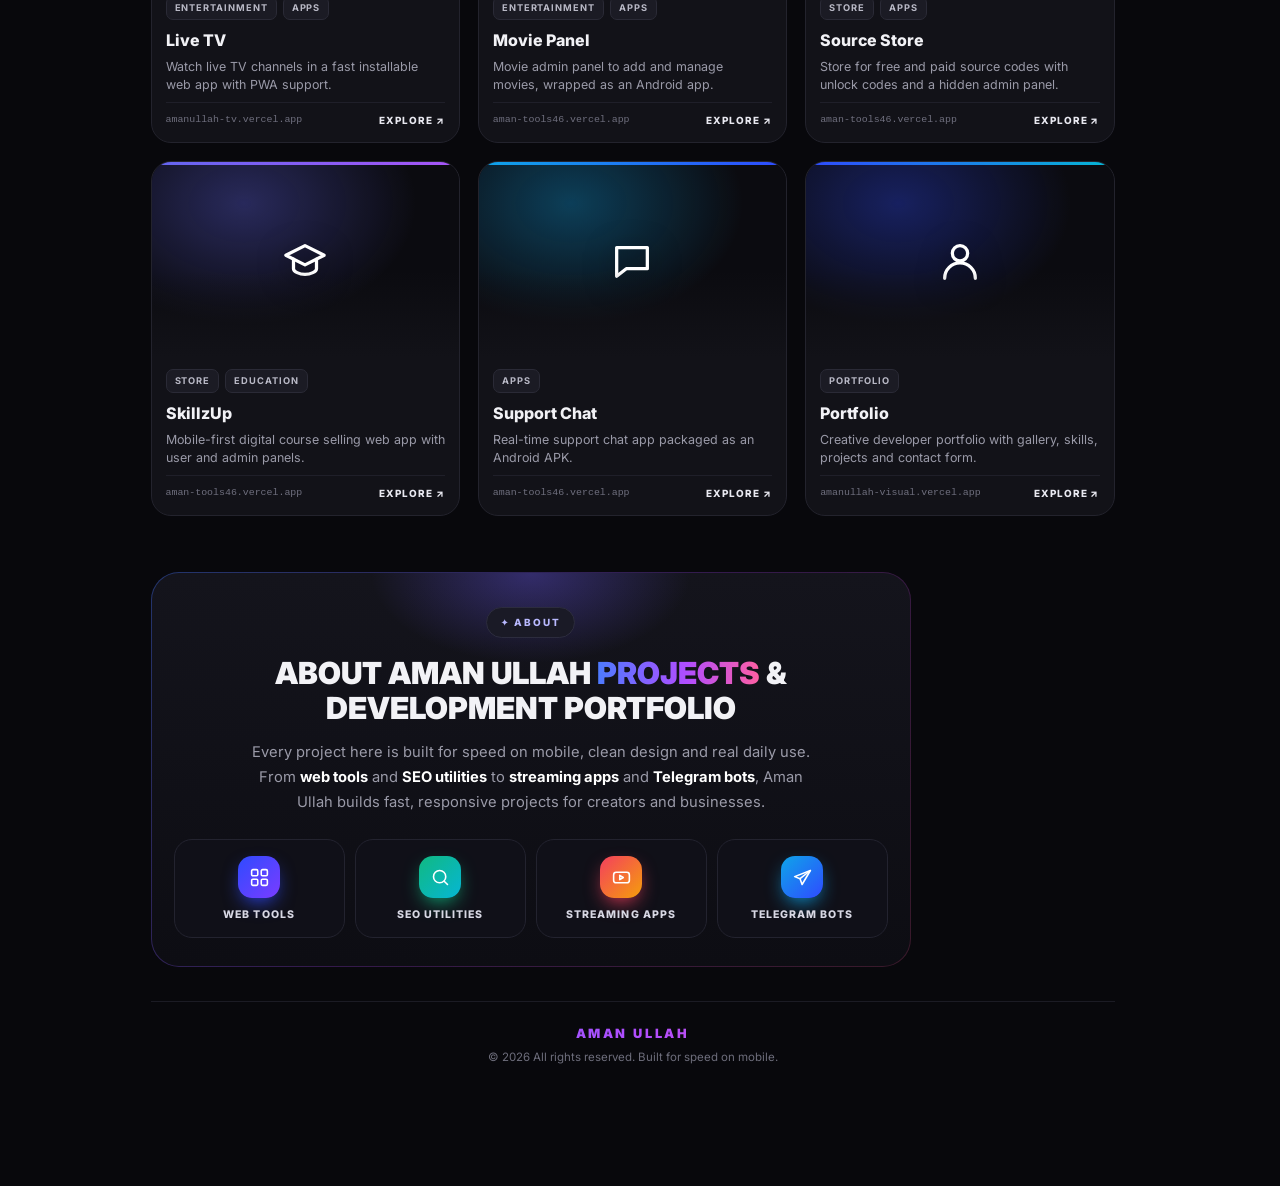
<file: projects.html>
<!DOCTYPE html>
<html lang="en">
<head>
<meta charset="utf-8">
<meta name="viewport" content="width=device-width, initial-scale=1, viewport-fit=cover">
<meta name="color-scheme" content="dark">
<meta name="theme-color" content="#08080c">
<title>Projects | Web Tools, Apps &amp; Bots by Aman Ullah</title>
<meta name="keywords" content="Aman Ullah projects, web tools, Telegram bots, Android apps, SEO toolkit, Tools46, web development projects Pakistan, open source web tools, streaming website project, Telegram bot projects, Android app projects, image host project, link locker project, Aman Ullah, AMAN ULLAH developer, Aman Ullah Bhakkar, Aman Ullah Pakistan, HN-AMAN, Aman Tech Zone, web developer in Bhakkar, freelance developer Pakistan, hire web developer Pakistan, website design Pakistan, Telegram bot developer, WhatsApp bot developer, WhatsApp MD bot, Android APK developer, web to APK converter, free online tools Pakistan, free SEO tools, Firebase developer, Vercel developer, self-taught developer, portfolio website Pakistan, Punjab developer, creative developer, web development projects, WhatsApp bot projects, portfolio projects Pakistan, developer case studies, live demo projects, Firebase projects, JavaScript projects, real world projects, Aman Ullah web developer, Aman Ullah Pakistan portfolio, amanullah5911, web developer Bhakkar, developer in Punjab Pakistan, freelancer Pakistan, best web developer in Pakistan, website banwana, website banane wala, bot banwana, Telegram bot banane wala, WhatsApp bot banane wala, APK banane wala, Pakistani developer portfolio, hire developer from Pakistan, full stack developer Pakistan, JavaScript developer Pakistan, Node.js developer Pakistan, Firebase developer Pakistan, Vercel hosted portfolio, mobile first website developer, responsive website developer, custom website development, affordable web developer, web design and development services">
<meta name="description" content="Explore real-world projects by Aman Ullah: web tools, SEO utilities, streaming apps and Telegram bots. Search, filter and open any project live.">
<link rel="canonical" href="https://amanullah-dev.vercel.app/projects.html">
<meta name="robots" content="index, follow, max-image-preview:large">
<meta name="author" content="Aman Ullah">
<meta property="og:type" content="website">
<meta property="og:site_name" content="AMAN ULLAH">
<meta property="og:locale" content="en_US">
<meta property="og:title" content="Projects | Web Tools, Apps &amp; Bots by Aman Ullah">
<meta property="og:description" content="Explore real-world projects by Aman Ullah: web tools, SEO utilities, streaming apps and Telegram bots. Search, filter and open any project live.">
<meta property="og:url" content="https://amanullah-dev.vercel.app/projects.html">
<meta property="og:image" content="https://ik.imagekit.io/amanphoto/Personal/20260526_224103.jpg?updatedAt=1780210590255">
<meta property="og:image:alt" content="Aman Ullah, creative developer from Pakistan">
<meta name="twitter:card" content="summary_large_image">
<meta name="twitter:title" content="Projects | Web Tools, Apps &amp; Bots by Aman Ullah">
<meta name="twitter:description" content="Explore real-world projects by Aman Ullah: web tools, SEO utilities, streaming apps and Telegram bots. Search, filter and open any project live.">
<meta name="twitter:image" content="https://ik.imagekit.io/amanphoto/Personal/20260526_224103.jpg?updatedAt=1780210590255">
<!-- seo-extra:start -->
<meta name="application-name" content="AMAN ULLAH">
<meta name="apple-mobile-web-app-title" content="AMAN ULLAH">
<meta name="apple-mobile-web-app-capable" content="yes">
<meta name="mobile-web-app-capable" content="yes">
<meta name="apple-mobile-web-app-status-bar-style" content="black-translucent">
<meta name="msapplication-TileColor" content="#08080c">
<meta name="msapplication-tap-highlight" content="no">
<meta name="format-detection" content="telephone=yes">
<meta name="HandheldFriendly" content="True">
<meta name="language" content="English">
<meta http-equiv="content-language" content="en">
<meta name="googlebot" content="index, follow, max-snippet:-1, max-image-preview:large, max-video-preview:-1">
<meta name="bingbot" content="index, follow, max-snippet:-1, max-image-preview:large, max-video-preview:-1">
<meta name="referrer" content="strict-origin-when-cross-origin">
<meta name="rating" content="general">
<meta name="revisit-after" content="7 days">
<meta name="distribution" content="global">
<meta name="coverage" content="Worldwide">
<meta name="target" content="all">
<meta name="copyright" content="AMAN ULLAH">
<meta name="designer" content="Aman Ullah">
<meta name="publisher" content="Aman Ullah">
<meta name="owner" content="Aman Ullah">
<meta name="reply-to" content="onlyaman1466@gmail.com">
<meta name="subject" content="Web development, Telegram bots, WhatsApp bots, Android apps and free online tools">
<meta name="topic" content="Web development, bots, apps and tools">
<meta name="category" content="Technology, Web Development, Portfolio">
<meta name="classification" content="Developer portfolio">
<meta name="geo.region" content="PK-PB">
<meta name="geo.placename" content="Bhakkar, Punjab, Pakistan">
<meta name="geo.country" content="PK">
<meta property="og:locale:alternate" content="ur_PK">
<meta property="og:image:secure_url" content="https://ik.imagekit.io/amanphoto/Personal/20260526_224103.jpg?updatedAt=1780210590255">
<meta property="og:image:type" content="image/jpeg">
<meta property="og:updated_time" content="2026-11-20T00:00:00+05:00">
<meta name="twitter:url" content="https://amanullah-dev.vercel.app/projects.html">
<meta name="twitter:domain" content="amanullah-dev.vercel.app">
<meta name="twitter:image:alt" content="Aman Ullah, creative developer from Pakistan">
<meta name="twitter:label1" content="Based in">
<meta name="twitter:data1" content="Bhakkar, Pakistan">
<meta name="twitter:label2" content="Focus">
<meta name="twitter:data2" content="Web, Bots &amp; Android apps">
<link rel="alternate" hreflang="en" href="https://amanullah-dev.vercel.app/projects.html">
<link rel="alternate" hreflang="x-default" href="https://amanullah-dev.vercel.app/projects.html">
<link rel="sitemap" type="application/xml" title="Sitemap" href="https://amanullah-dev.vercel.app/sitemap.xml">
<link rel="manifest" href="/manifest.webmanifest">
<link rel="author" href="https://amanullah-dev.vercel.app/about.html">
<link rel="me" href="https://www.youtube.com/@amantechzone5911">
<link rel="me" href="https://www.tiktok.com/@amanullah.736">
<link rel="me" href="https://t.me/amaantechzone">
<link rel="shortcut icon" href="https://ik.imagekit.io/amanphoto/20260620_164003.png?updatedAt=1781955650166">
<link rel="preconnect" href="https://ik.imagekit.io" crossorigin>
<link rel="dns-prefetch" href="//ik.imagekit.io">
<link rel="preconnect" href="https://aman-tech-75ea9-default-rtdb.firebaseio.com" crossorigin>
<link rel="dns-prefetch" href="//aman-tech-75ea9-default-rtdb.firebaseio.com">
<script type="application/ld+json">{"@context":"https://schema.org","@type":"Person","@id":"https://amanullah-dev.vercel.app/#aman","name":"Aman Ullah","alternateName":["AMAN ULLAH","HN-AMAN","Aman Tech Zone","Aman Ullah Bhakkar"],"email":"mailto:onlyaman1466@gmail.com","telephone":"+923497081205","url":"https://amanullah-dev.vercel.app/","image":"https://ik.imagekit.io/amanphoto/Personal/20260526_224103.jpg?updatedAt=1780210590255","address":{"@type":"PostalAddress","addressLocality":"Bhakkar","addressRegion":"Punjab","addressCountry":"PK"},"homeLocation":{"@type":"Place","name":"Bhakkar, Punjab, Pakistan"},"sameAs":["https://www.youtube.com/@amantechzone5911","https://www.tiktok.com/@amanullah.736","https://t.me/amaantechzone","https://whatsapp.com/channel/0029Vb8Hsxs72WU1Dx57eu1q"]}</script>
<!-- seo-boost:start -->
<meta name="pagename" content="Projects | Web Tools, Apps &amp; Bots by Aman Ullah">
<meta name="url" content="https://amanullah-dev.vercel.app/projects.html">
<meta name="identifier-URL" content="https://amanullah-dev.vercel.app/projects.html">
<meta name="image" content="https://ik.imagekit.io/amanphoto/Personal/20260526_224103.jpg?updatedAt=1780210590255">
<meta name="thumbnail" content="https://ik.imagekit.io/amanphoto/Personal/20260526_224103.jpg?updatedAt=1780210590255">
<meta name="abstract" content="Explore real-world projects by Aman Ullah: web tools, SEO utilities, streaming apps and Telegram bots. Search, filter and open any project live.">
<meta name="summary" content="Explore real-world projects by Aman Ullah: web tools, SEO utilities, streaming apps and Telegram bots. Search, filter and open any project live.">
<meta name="directory" content="submission">
<meta name="msapplication-starturl" content="/">
<meta name="msapplication-tooltip" content="AMAN ULLAH - Creative Developer">
<meta name="pinterest-rich-pin" content="true">
<meta property="og:email" content="onlyaman1466@gmail.com">
<meta property="og:phone_number" content="+923497081205">
<meta property="og:locality" content="Bhakkar">
<meta property="og:region" content="Punjab">
<meta property="og:country-name" content="Pakistan">
<link rel="license" href="https://amanullah-dev.vercel.app/about.html">
<link rel="alternate" type="text/plain" href="https://amanullah-dev.vercel.app/robots.txt" title="robots">
<!-- Search engine verification: paste the code from each console below, then remove the comment marks -->
<!-- <meta name="google-site-verification" content="PASTE_GOOGLE_CODE"> -->
<!-- <meta name="msvalidate.01" content="PASTE_BING_CODE"> -->
<!-- <meta name="yandex-verification" content="PASTE_YANDEX_CODE"> -->
<!-- <meta name="baidu-site-verification" content="PASTE_BAIDU_CODE"> -->
<script type="application/ld+json">{"@context":"https://schema.org","@type":"Organization","@id":"https://amanullah-dev.vercel.app/#org","name":"AMAN ULLAH","alternateName":["Aman Tech Zone","HN-AMAN"],"url":"https://amanullah-dev.vercel.app/","logo":"https://ik.imagekit.io/amanphoto/20260620_164003.png?updatedAt=1781955650166","image":"https://ik.imagekit.io/amanphoto/Personal/20260526_224103.jpg?updatedAt=1780210590255","description":"Web development, Telegram and WhatsApp bots, Android apps and free online tools from Pakistan.","foundingLocation":{"@type":"Place","name":"Bhakkar, Punjab, Pakistan"},"founder":{"@id":"https://amanullah-dev.vercel.app/#aman"},"contactPoint":[{"@type":"ContactPoint","contactType":"customer support","telephone":"+923497081205","email":"onlyaman1466@gmail.com","areaServed":["PK","Worldwide"],"availableLanguage":["English","Urdu"]}],"sameAs":["https://www.youtube.com/@amantechzone5911","https://www.tiktok.com/@amanullah.736","https://t.me/amaantechzone","https://whatsapp.com/channel/0029Vb8Hsxs72WU1Dx57eu1q"],"knowsAbout":["Web development","Telegram bots","WhatsApp bots","Android apps","SEO tools","UI design","JavaScript","Node.js","Firebase","Python","Supabase"]}</script>
<script type="application/ld+json">{"@context":"https://schema.org","@type":"CollectionPage","@id":"https://amanullah-dev.vercel.app/projects.html#collection","url":"https://amanullah-dev.vercel.app/projects.html","name":"Projects | Web Tools, Apps &amp; Bots by Aman Ullah","description":"Explore real-world projects by Aman Ullah: web tools, SEO utilities, streaming apps and Telegram bots. Search, filter and open any project live.","isPartOf":{"@id":"https://amanullah-dev.vercel.app/#site"},"about":{"@id":"https://amanullah-dev.vercel.app/#aman"},"inLanguage":"en","dateModified":"2026-11-20"}</script>
<!-- seo-boost:end -->
<!-- seo-extra:end -->
<link rel="icon" href="https://ik.imagekit.io/amanphoto/20260620_164003.png?updatedAt=1781955650166">
<link rel="apple-touch-icon" href="https://ik.imagekit.io/amanphoto/20260620_164003.png?updatedAt=1781955650166">
<script type="application/ld+json">{"@context":"https://schema.org","@graph":[{"@type":"Person","@id":"https://amanullah-dev.vercel.app/#aman","name":"Aman Ullah","url":"https://amanullah-dev.vercel.app/","image":"https://ik.imagekit.io/amanphoto/Personal/20260526_224103.jpg?updatedAt=1780210590255","jobTitle":"Creative Developer","description":"Self-taught developer and content creator from Pakistan.","address":{"@type":"PostalAddress","addressCountry":"PK"},"knowsAbout":["Web development","Telegram bots","Android apps","SEO tools","UI design"],"sameAs":["https://www.youtube.com/@amantechzone5911","https://www.tiktok.com/@amanullah.736","https://t.me/amaantechzone","https://whatsapp.com/channel/0029Vb8Hsxs72WU1Dx57eu1q"]},{"@type":"CollectionPage","@id":"https://amanullah-dev.vercel.app/projects.html","url":"https://amanullah-dev.vercel.app/projects.html","name":"Projects | Web Tools, Apps & Bots by Aman Ullah","description":"Explore real-world projects by Aman Ullah: web tools, SEO utilities, streaming apps and Telegram bots. Search, filter and open any project live.","isPartOf":{"@id":"https://amanullah-dev.vercel.app/#site"},"about":{"@id":"https://amanullah-dev.vercel.app/#aman"}},{"@type":"BreadcrumbList","itemListElement":[{"@type":"ListItem","position":1,"name":"Home","item":"https://amanullah-dev.vercel.app/"},{"@type":"ListItem","position":2,"name":"Projects","item":"https://amanullah-dev.vercel.app/projects.html"}]}]}</script>
<link rel="preconnect" href="https://fonts.googleapis.com">
<link href="https://fonts.googleapis.com/css2?family=Inter:wght@400;500;600;700;800;900&display=swap" rel="stylesheet">
<link rel="stylesheet" href="css/amanullah-projects.css">


</head>
<body>
<div class="wrap">
 <div class="top"><a href="index.html#home"><em class="ar" style="font-style:normal"><svg width="16" height="16" viewBox="0 0 24 24" fill="none" stroke="currentColor" stroke-width="2.2" stroke-linecap="round" stroke-linejoin="round"><path d="M19 12H5m6-6-6 6 6 6"/></svg></em>Back to home</a><span><i></i>Aman Dev Portfolio</span></div>
 <header class="hero">
  <div class="badge"><b>&#10022;</b> Interactive Hub</div>
  <h1>Aman Ullah <em>Projects</em></h1>
  <p class="sub">Explore real-world tools, websites, apps and bot-powered services built by Aman Ullah. Search, filter and open any project live.</p>
 </header>
 <div class="tools">
  <label class="search"><svg viewBox="0 0 24 24"><circle cx="11" cy="11" r="7"/><path d="m20 20-3.5-3.5"/></svg><input id="q" type="search" placeholder="Search projects, tags, or tools..." autocomplete="off" enterkeyhint="search"></label>
  <div class="chips" id="chips"></div>
 </div>
 <div class="count" id="count"></div>
 <main class="grid" id="grid"></main>
 <p class="empty" id="empty" hidden>No project found. Try another search.</p>
 <section class="about">
  <span class="kick">&#10022; About</span>
  <h2>About Aman Ullah <em>Projects</em> &amp; Development Portfolio</h2>
  <p>Every project here is built for speed on mobile, clean design and real daily use. From <b>web tools</b> and <b>SEO utilities</b> to <b>streaming apps</b> and <b>Telegram bots</b>, Aman Ullah builds fast, responsive projects for creators and businesses.</p>
  <div class="feat">
   <div style="--a:#2f4bff;--b:#7a3cff"><i><svg viewBox="0 0 24 24"><rect x="3" y="3" width="7" height="7" rx="1.5"/><rect x="14" y="3" width="7" height="7" rx="1.5"/><rect x="3" y="14" width="7" height="7" rx="1.5"/><rect x="14" y="14" width="7" height="7" rx="1.5"/></svg></i>Web Tools</div>
   <div style="--a:#10b981;--b:#06b6d4"><i><svg viewBox="0 0 24 24"><circle cx="11" cy="11" r="7"/><path d="m20 20-3.5-3.5"/></svg></i>SEO Utilities</div>
   <div style="--a:#f43f5e;--b:#f59e0b"><i><svg viewBox="0 0 24 24"><rect x="3" y="6" width="18" height="12" rx="3"/><path d="m10 9.5 4 2.5-4 2.5z"/></svg></i>Streaming Apps</div>
   <div style="--a:#0ea5e9;--b:#2f4bff"><i><svg viewBox="0 0 24 24"><path d="m21 4-9.5 16-2.3-6.7L3 11z"/><path d="m21 4-11.8 9.3"/></svg></i>Telegram Bots</div>
  </div>
 </section>
 <footer class="foot"><strong>Aman Ullah</strong><span>&copy; <span id="yr" style="display:inline;margin:0"></span> All rights reserved. Built for speed on mobile.</span></footer>
</div>
<nav class="nv" id="nvd" aria-label="Quick navigation">
<div class="nv-g">
  <a href="index.html#home" data-page="index.html" aria-label="Home"><span class="nv-i"><svg viewBox="0 0 24 24" fill="none" stroke="currentColor" stroke-width="1.9" stroke-linecap="round" stroke-linejoin="round" aria-hidden="true"><path d="M3 11l9-8 9 8"/><path d="M5 10v10h14V10"/><path d="M10 20v-6h4v6"/></svg></span><b>Home</b></a>
  <a href="skills.html" data-page="skills.html" aria-label="Skills"><span class="nv-i"><svg viewBox="0 0 24 24" fill="none" stroke="currentColor" stroke-width="1.9" stroke-linecap="round" stroke-linejoin="round" aria-hidden="true"><path d="M12 3l9 5-9 5-9-5 9-5z"/><path d="M3 13l9 5 9-5"/></svg></span><b>Skills</b></a>
  <a href="gallery.html" data-page="gallery.html" aria-label="Gallery"><span class="nv-i"><svg viewBox="0 0 24 24" fill="none" stroke="currentColor" stroke-width="1.9" stroke-linecap="round" stroke-linejoin="round" aria-hidden="true"><rect x="3" y="4" width="18" height="16" rx="3"/><circle cx="9" cy="10" r="1.6"/><path d="M21 16l-5-5-8 8"/></svg></span><b>Gallery</b></a>
</div>
  <a href="projects.html" data-page="projects.html" class="nv-mid" aria-label="Projects"><span class="nv-i"><svg viewBox="0 0 24 24" fill="none" stroke="currentColor" stroke-width="1.9" stroke-linecap="round" stroke-linejoin="round" aria-hidden="true"><path d="M8 8l-4 4 4 4"/><path d="M16 8l4 4-4 4"/><path d="M13.5 6l-3 12"/></svg></span></a>
<div class="nv-g">
  <a href="index.html#faq" data-page="faq" aria-label="FAQ"><span class="nv-i"><svg viewBox="0 0 24 24" fill="none" stroke="currentColor" stroke-width="1.9" stroke-linecap="round" stroke-linejoin="round" aria-hidden="true"><circle cx="12" cy="12" r="9"/><path d="M9.5 9.5a2.5 2.5 0 1 1 3.5 2.3c-.7.4-1 .9-1 1.7"/><path d="M12 17h.01"/></svg></span><b>FAQ</b></a>
  <a href="about.html" data-page="about.html" aria-label="About"><span class="nv-i"><svg viewBox="0 0 24 24" fill="none" stroke="currentColor" stroke-width="1.9" stroke-linecap="round" stroke-linejoin="round" aria-hidden="true"><circle cx="12" cy="8" r="4"/><path d="M4 21c0-4 3.6-7 8-7s8 3 8 7"/></svg></span><b>About</b></a>
  <a href="contact.html" data-page="contact.html" aria-label="Contact"><span class="nv-i"><svg viewBox="0 0 24 24" fill="none" stroke="currentColor" stroke-width="1.9" stroke-linecap="round" stroke-linejoin="round" aria-hidden="true"><rect x="3" y="5" width="18" height="14" rx="3"/><path d="M3.5 7l8.5 6 8.5-6"/></svg></span><b>Contact</b></a>
</div>
</nav>



<script src="js/amanullah-projects.js"></script>
<script src="js/amanullah-cms.js"></script>
</body>
</html>
</file>
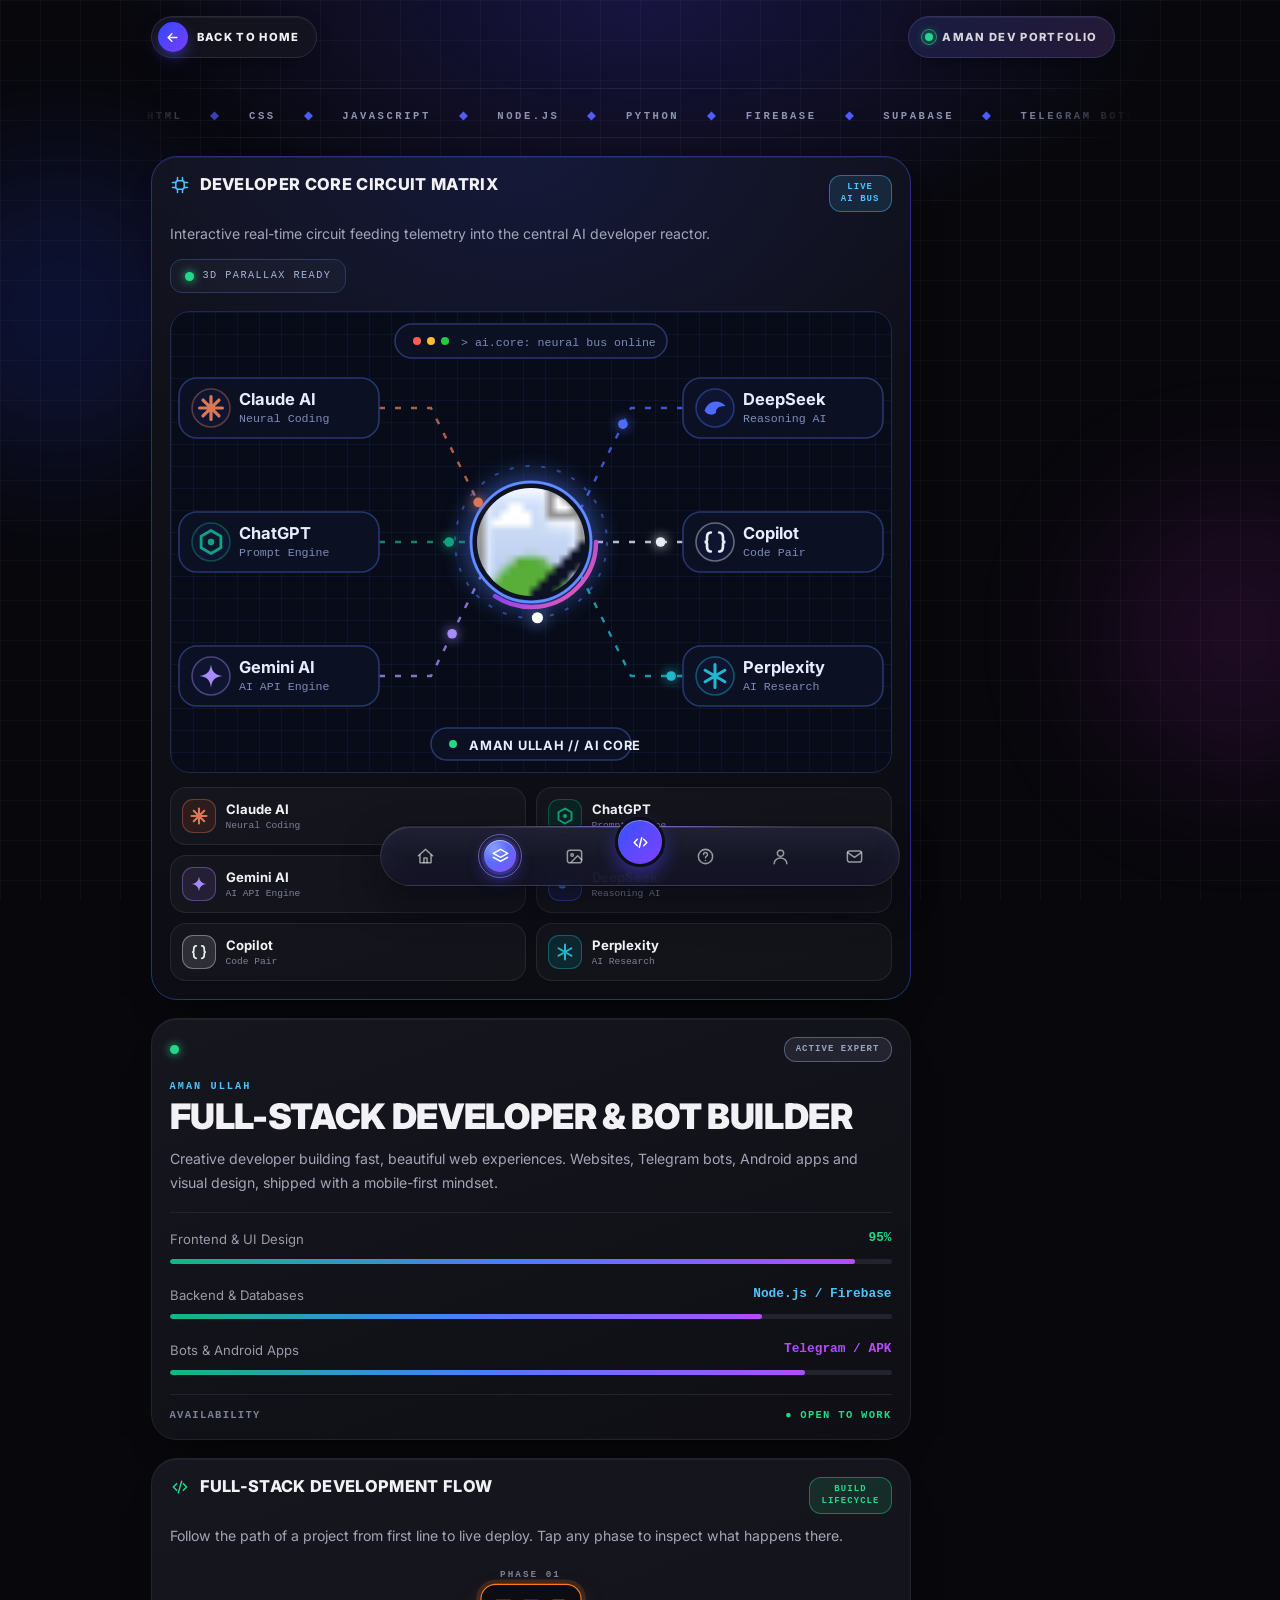
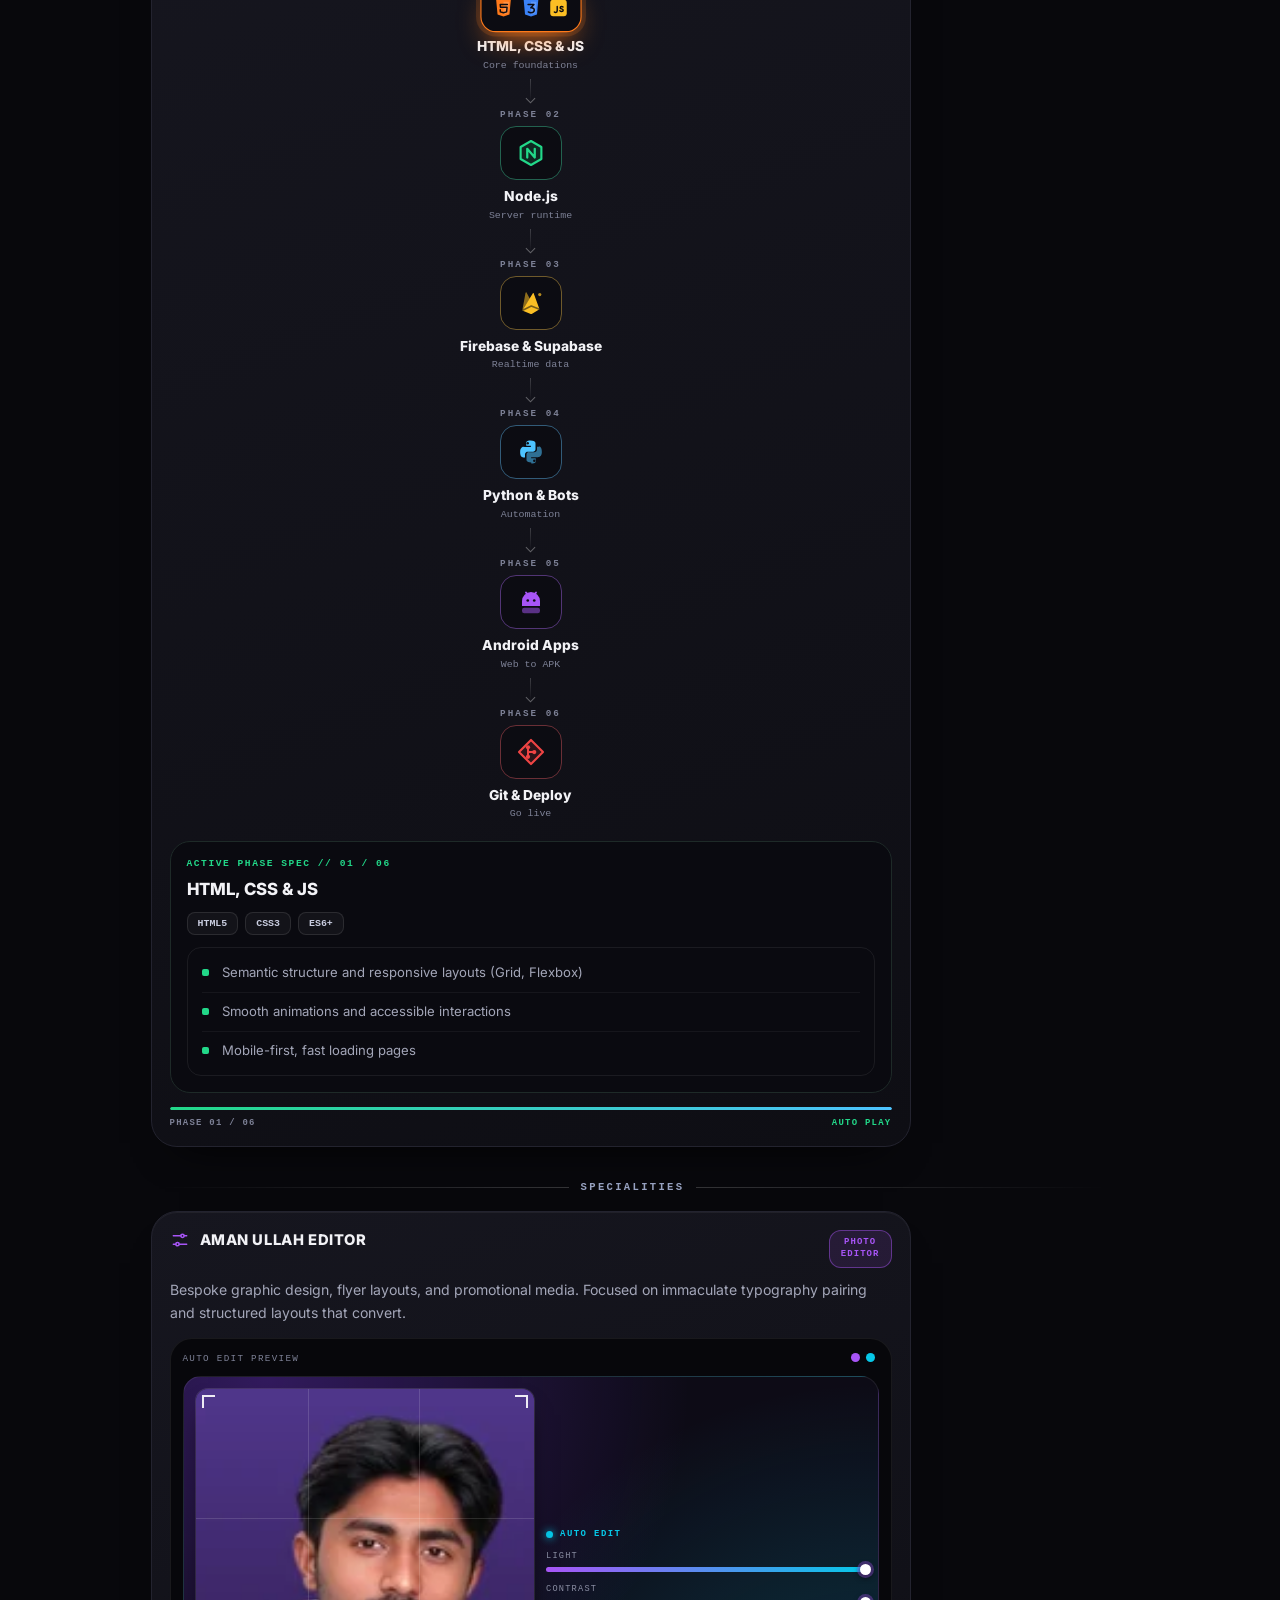
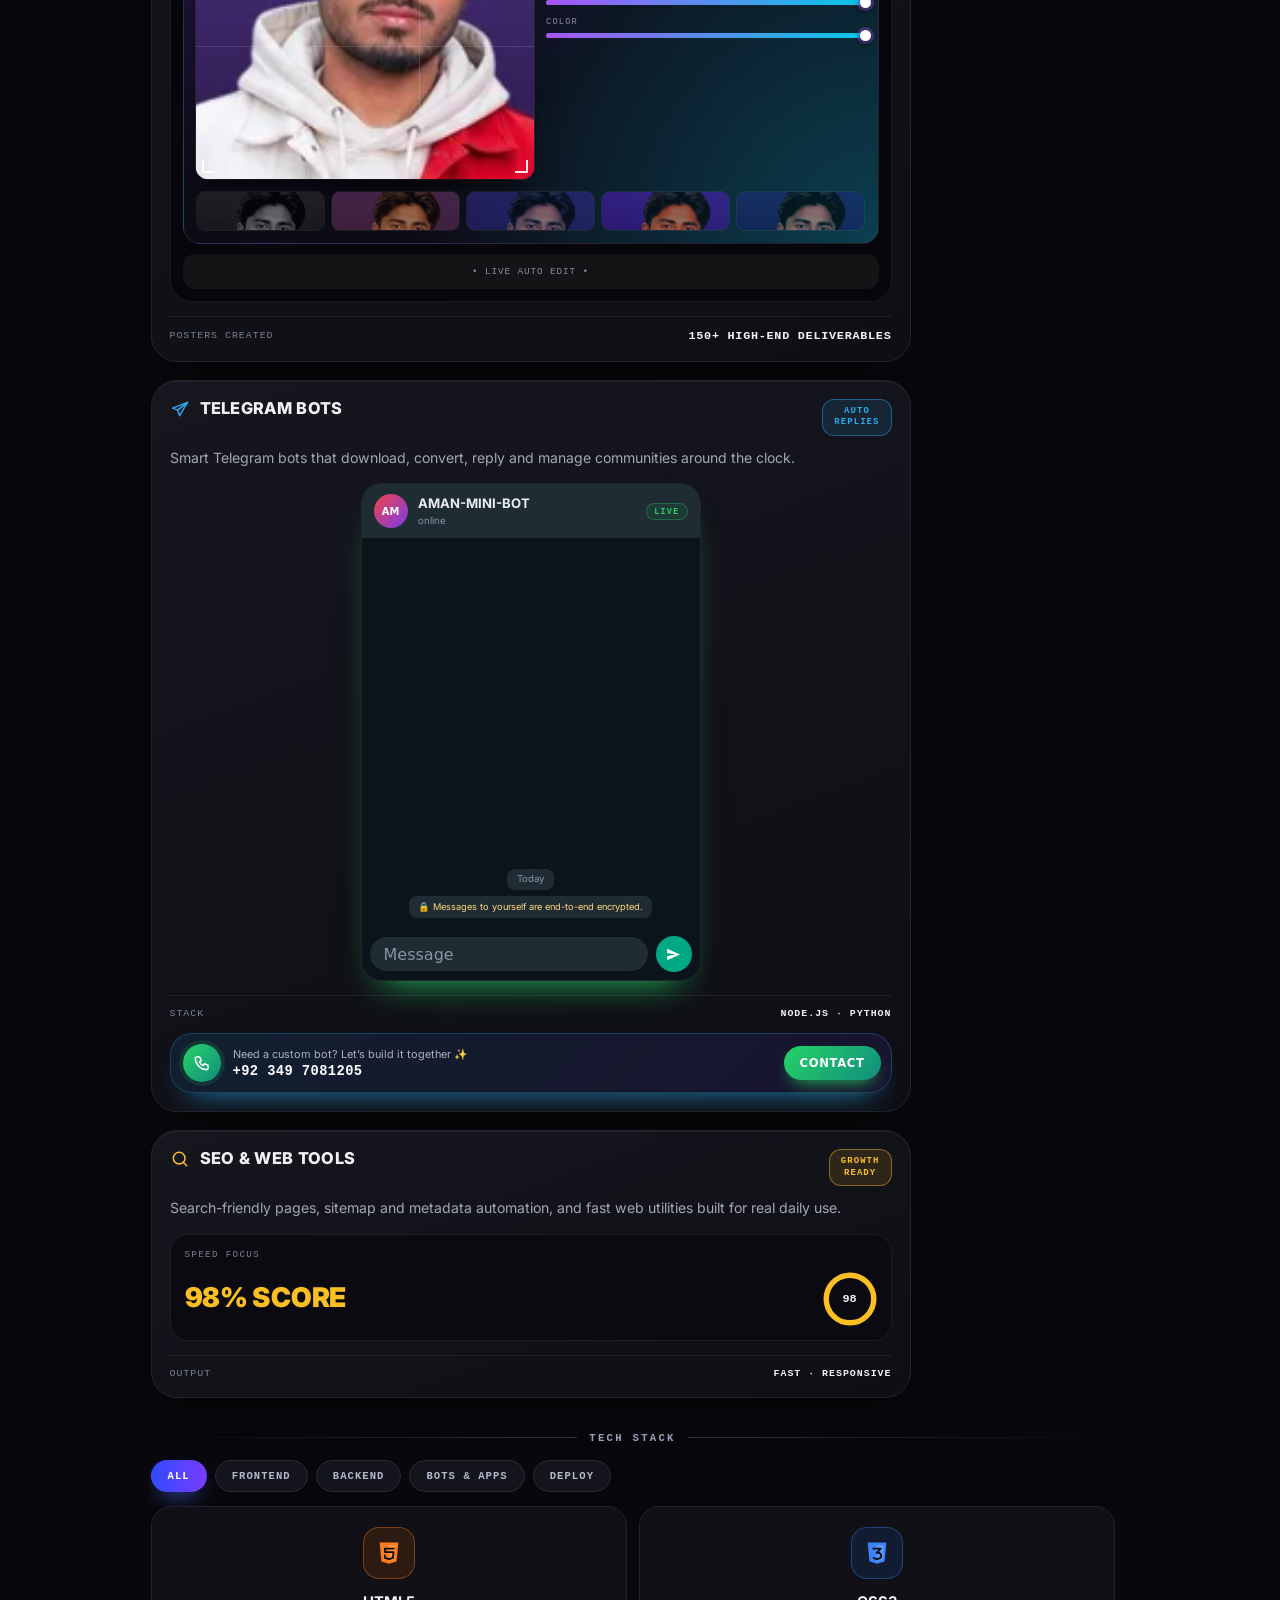
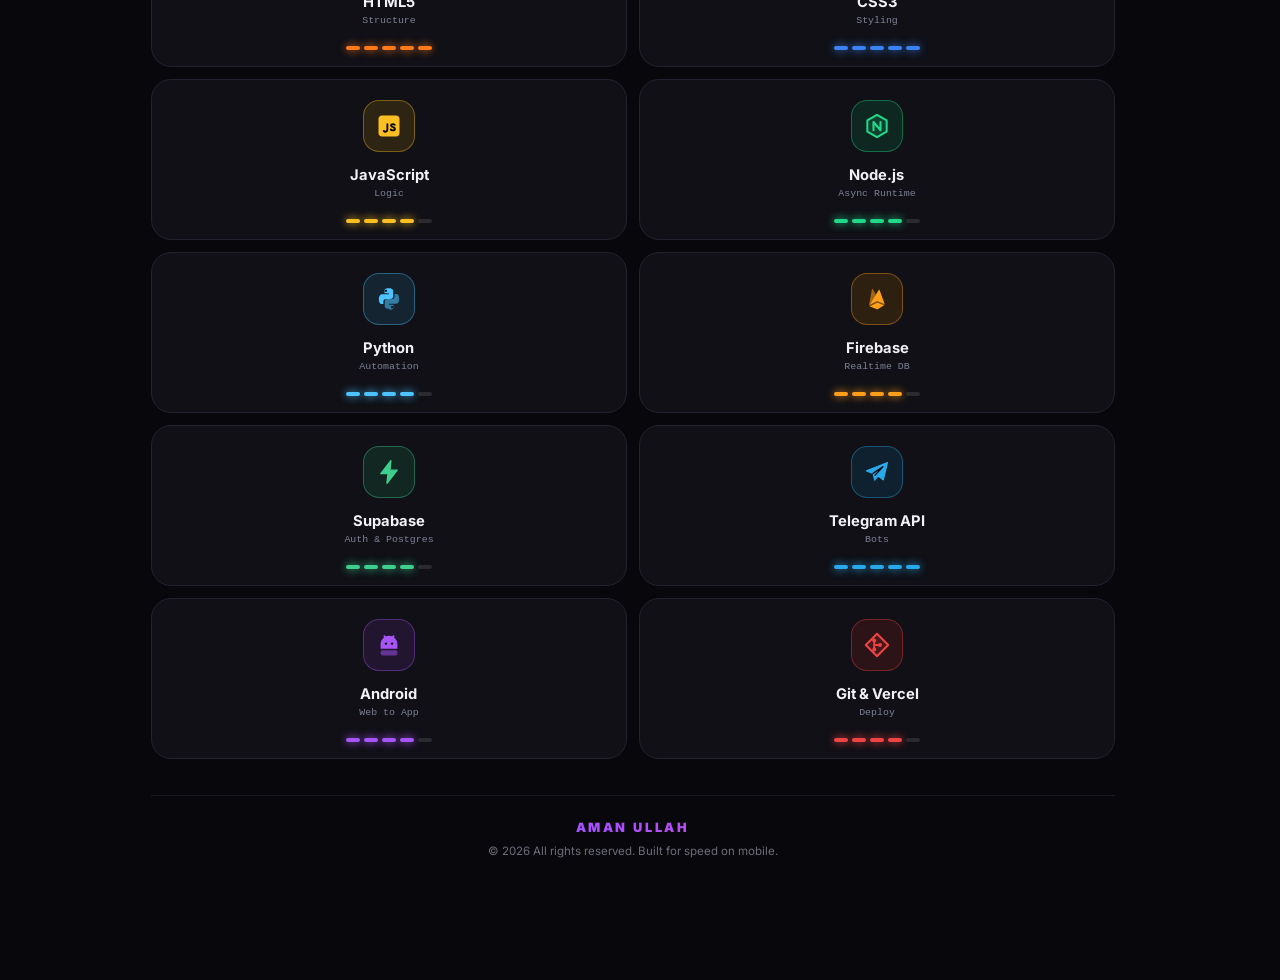
<file: skills.html>
<!DOCTYPE html>
<html lang="en">
<head>
<meta charset="utf-8">
<meta name="viewport" content="width=device-width, initial-scale=1, viewport-fit=cover">
<meta name="color-scheme" content="dark">
<meta name="theme-color" content="#08080c">
<title>Skills &amp; Tech Stack | Aman Ullah</title>
<meta name="keywords" content="Aman Ullah skills, HTML CSS JavaScript, Node.js, Python, Firebase, Telegram bot development, Android app development, tech stack, HTML CSS JavaScript developer, Node.js developer Pakistan, Python bot developer, Supabase developer, Telegram API, Baileys WhatsApp bot, Capacitor Android app, UI UX design skills, Aman Ullah, AMAN ULLAH developer, Aman Ullah Bhakkar, Aman Ullah Pakistan, HN-AMAN, Aman Tech Zone, web developer in Bhakkar, freelance developer Pakistan, hire web developer Pakistan, website design Pakistan, Telegram bot developer, WhatsApp bot developer, WhatsApp MD bot, Android APK developer, web to APK converter, free online tools Pakistan, free SEO tools, Firebase developer, Vercel developer, self-taught developer, portfolio website Pakistan, Punjab developer, creative developer, developer skills Pakistan, HTML CSS JavaScript skills, Node.js skills, Python skills, Firebase skills, Supabase skills, Telegram bot development skills, Android development skills, UI design skills, SEO skills, frontend skills, backend skills, full stack skills, Aman Ullah web developer, Aman Ullah Pakistan portfolio, amanullah5911, web developer Bhakkar, developer in Punjab Pakistan, freelancer Pakistan, best web developer in Pakistan, website banwana, website banane wala, bot banwana, Telegram bot banane wala, WhatsApp bot banane wala, APK banane wala, Pakistani developer portfolio, hire developer from Pakistan, full stack developer Pakistan, JavaScript developer Pakistan, Firebase developer Pakistan, Vercel hosted portfolio, mobile first website developer, responsive website developer, custom website development, affordable web developer, web design and development services">
<meta name="description" content="Skills and tech stack of Aman Ullah: web development, Node.js, Python, Firebase, Supabase, Telegram bots, Android apps, SEO tools and UI design.">
<link rel="canonical" href="https://amanullah-dev.vercel.app/skills.html">
<meta name="robots" content="index, follow, max-image-preview:large">
<meta name="author" content="Aman Ullah">
<meta property="og:type" content="website">
<meta property="og:site_name" content="AMAN ULLAH">
<meta property="og:locale" content="en_US">
<meta property="og:title" content="Skills &amp; Tech Stack | Aman Ullah">
<meta property="og:description" content="Skills and tech stack of Aman Ullah: web development, Node.js, Python, Firebase, Supabase, Telegram bots, Android apps, SEO tools and UI design.">
<meta property="og:url" content="https://amanullah-dev.vercel.app/skills.html">
<meta property="og:image" content="https://ik.imagekit.io/amanphoto/Personal/20260526_224103.jpg?updatedAt=1780210590255">
<meta property="og:image:alt" content="Aman Ullah, creative developer from Pakistan">
<meta name="twitter:card" content="summary_large_image">
<meta name="twitter:title" content="Skills &amp; Tech Stack | Aman Ullah">
<meta name="twitter:description" content="Skills and tech stack of Aman Ullah: web development, Node.js, Python, Firebase, Supabase, Telegram bots, Android apps, SEO tools and UI design.">
<meta name="twitter:image" content="https://ik.imagekit.io/amanphoto/Personal/20260526_224103.jpg?updatedAt=1780210590255">
<!-- seo-extra:start -->
<meta name="application-name" content="AMAN ULLAH">
<meta name="apple-mobile-web-app-title" content="AMAN ULLAH">
<meta name="apple-mobile-web-app-capable" content="yes">
<meta name="mobile-web-app-capable" content="yes">
<meta name="apple-mobile-web-app-status-bar-style" content="black-translucent">
<meta name="msapplication-TileColor" content="#08080c">
<meta name="msapplication-tap-highlight" content="no">
<meta name="format-detection" content="telephone=yes">
<meta name="HandheldFriendly" content="True">
<meta name="language" content="English">
<meta http-equiv="content-language" content="en">
<meta name="googlebot" content="index, follow, max-snippet:-1, max-image-preview:large, max-video-preview:-1">
<meta name="bingbot" content="index, follow, max-snippet:-1, max-image-preview:large, max-video-preview:-1">
<meta name="referrer" content="strict-origin-when-cross-origin">
<meta name="rating" content="general">
<meta name="revisit-after" content="7 days">
<meta name="distribution" content="global">
<meta name="coverage" content="Worldwide">
<meta name="target" content="all">
<meta name="copyright" content="AMAN ULLAH">
<meta name="designer" content="Aman Ullah">
<meta name="publisher" content="Aman Ullah">
<meta name="owner" content="Aman Ullah">
<meta name="reply-to" content="onlyaman1466@gmail.com">
<meta name="subject" content="Web development, Telegram bots, WhatsApp bots, Android apps and free online tools">
<meta name="topic" content="Web development, bots, apps and tools">
<meta name="category" content="Technology, Web Development, Portfolio">
<meta name="classification" content="Developer portfolio">
<meta name="geo.region" content="PK-PB">
<meta name="geo.placename" content="Bhakkar, Punjab, Pakistan">
<meta name="geo.country" content="PK">
<meta property="og:locale:alternate" content="ur_PK">
<meta property="og:image:secure_url" content="https://ik.imagekit.io/amanphoto/Personal/20260526_224103.jpg?updatedAt=1780210590255">
<meta property="og:image:type" content="image/jpeg">
<meta property="og:updated_time" content="2026-11-20T00:00:00+05:00">
<meta name="twitter:url" content="https://amanullah-dev.vercel.app/skills.html">
<meta name="twitter:domain" content="amanullah-dev.vercel.app">
<meta name="twitter:image:alt" content="Aman Ullah, creative developer from Pakistan">
<meta name="twitter:label1" content="Based in">
<meta name="twitter:data1" content="Bhakkar, Pakistan">
<meta name="twitter:label2" content="Focus">
<meta name="twitter:data2" content="Web, Bots &amp; Android apps">
<link rel="alternate" hreflang="en" href="https://amanullah-dev.vercel.app/skills.html">
<link rel="alternate" hreflang="x-default" href="https://amanullah-dev.vercel.app/skills.html">
<link rel="sitemap" type="application/xml" title="Sitemap" href="https://amanullah-dev.vercel.app/sitemap.xml">
<link rel="manifest" href="/manifest.webmanifest">
<link rel="author" href="https://amanullah-dev.vercel.app/about.html">
<link rel="me" href="https://www.youtube.com/@amantechzone5911">
<link rel="me" href="https://www.tiktok.com/@amanullah.736">
<link rel="me" href="https://t.me/amaantechzone">
<link rel="shortcut icon" href="https://ik.imagekit.io/amanphoto/20260620_164003.png?updatedAt=1781955650166">
<link rel="preconnect" href="https://ik.imagekit.io" crossorigin>
<link rel="dns-prefetch" href="//ik.imagekit.io">
<link rel="preconnect" href="https://aman-tech-75ea9-default-rtdb.firebaseio.com" crossorigin>
<link rel="dns-prefetch" href="//aman-tech-75ea9-default-rtdb.firebaseio.com">
<script type="application/ld+json">{"@context":"https://schema.org","@type":"Person","@id":"https://amanullah-dev.vercel.app/#aman","name":"Aman Ullah","alternateName":["AMAN ULLAH","HN-AMAN","Aman Tech Zone","Aman Ullah Bhakkar"],"email":"mailto:onlyaman1466@gmail.com","telephone":"+923497081205","url":"https://amanullah-dev.vercel.app/","image":"https://ik.imagekit.io/amanphoto/Personal/20260526_224103.jpg?updatedAt=1780210590255","address":{"@type":"PostalAddress","addressLocality":"Bhakkar","addressRegion":"Punjab","addressCountry":"PK"},"homeLocation":{"@type":"Place","name":"Bhakkar, Punjab, Pakistan"},"sameAs":["https://www.youtube.com/@amantechzone5911","https://www.tiktok.com/@amanullah.736","https://t.me/amaantechzone","https://whatsapp.com/channel/0029Vb8Hsxs72WU1Dx57eu1q"]}</script>
<!-- seo-boost:start -->
<meta name="pagename" content="Skills &amp; Tech Stack | Aman Ullah">
<meta name="url" content="https://amanullah-dev.vercel.app/skills.html">
<meta name="identifier-URL" content="https://amanullah-dev.vercel.app/skills.html">
<meta name="image" content="https://ik.imagekit.io/amanphoto/Personal/20260526_224103.jpg?updatedAt=1780210590255">
<meta name="thumbnail" content="https://ik.imagekit.io/amanphoto/Personal/20260526_224103.jpg?updatedAt=1780210590255">
<meta name="abstract" content="Skills and tech stack of Aman Ullah: web development, Node.js, Python, Firebase, Supabase, Telegram bots, Android apps, SEO tools and UI design.">
<meta name="summary" content="Skills and tech stack of Aman Ullah: web development, Node.js, Python, Firebase, Supabase, Telegram bots, Android apps, SEO tools and UI design.">
<meta name="directory" content="submission">
<meta name="msapplication-starturl" content="/">
<meta name="msapplication-tooltip" content="AMAN ULLAH - Creative Developer">
<meta name="pinterest-rich-pin" content="true">
<meta property="og:email" content="onlyaman1466@gmail.com">
<meta property="og:phone_number" content="+923497081205">
<meta property="og:locality" content="Bhakkar">
<meta property="og:region" content="Punjab">
<meta property="og:country-name" content="Pakistan">
<link rel="license" href="https://amanullah-dev.vercel.app/about.html">
<link rel="alternate" type="text/plain" href="https://amanullah-dev.vercel.app/robots.txt" title="robots">
<!-- Search engine verification: paste the code from each console below, then remove the comment marks -->
<!-- <meta name="google-site-verification" content="PASTE_GOOGLE_CODE"> -->
<!-- <meta name="msvalidate.01" content="PASTE_BING_CODE"> -->
<!-- <meta name="yandex-verification" content="PASTE_YANDEX_CODE"> -->
<!-- <meta name="baidu-site-verification" content="PASTE_BAIDU_CODE"> -->
<script type="application/ld+json">{"@context":"https://schema.org","@type":"Organization","@id":"https://amanullah-dev.vercel.app/#org","name":"AMAN ULLAH","alternateName":["Aman Tech Zone","HN-AMAN"],"url":"https://amanullah-dev.vercel.app/","logo":"https://ik.imagekit.io/amanphoto/20260620_164003.png?updatedAt=1781955650166","image":"https://ik.imagekit.io/amanphoto/Personal/20260526_224103.jpg?updatedAt=1780210590255","description":"Web development, Telegram and WhatsApp bots, Android apps and free online tools from Pakistan.","foundingLocation":{"@type":"Place","name":"Bhakkar, Punjab, Pakistan"},"founder":{"@id":"https://amanullah-dev.vercel.app/#aman"},"contactPoint":[{"@type":"ContactPoint","contactType":"customer support","telephone":"+923497081205","email":"onlyaman1466@gmail.com","areaServed":["PK","Worldwide"],"availableLanguage":["English","Urdu"]}],"sameAs":["https://www.youtube.com/@amantechzone5911","https://www.tiktok.com/@amanullah.736","https://t.me/amaantechzone","https://whatsapp.com/channel/0029Vb8Hsxs72WU1Dx57eu1q"],"knowsAbout":["Web development","Telegram bots","WhatsApp bots","Android apps","SEO tools","UI design","JavaScript","Node.js","Firebase","Python","Supabase"]}</script>
<script type="application/ld+json">{"@context":"https://schema.org","@type":"CollectionPage","@id":"https://amanullah-dev.vercel.app/skills.html#collection","url":"https://amanullah-dev.vercel.app/skills.html","name":"Skills &amp; Tech Stack | Aman Ullah","description":"Skills and tech stack of Aman Ullah: web development, Node.js, Python, Firebase, Supabase, Telegram bots, Android apps, SEO tools and UI design.","isPartOf":{"@id":"https://amanullah-dev.vercel.app/#site"},"about":{"@id":"https://amanullah-dev.vercel.app/#aman"},"inLanguage":"en","dateModified":"2026-11-20"}</script>
<!-- seo-boost:end -->
<!-- seo-extra:end -->
<link rel="icon" href="https://ik.imagekit.io/amanphoto/20260620_164003.png?updatedAt=1781955650166">
<link rel="apple-touch-icon" href="https://ik.imagekit.io/amanphoto/20260620_164003.png?updatedAt=1781955650166">
<script type="application/ld+json">{"@context":"https://schema.org","@graph":[{"@type":"Person","@id":"https://amanullah-dev.vercel.app/#aman","name":"Aman Ullah","url":"https://amanullah-dev.vercel.app/","image":"https://ik.imagekit.io/amanphoto/Personal/20260526_224103.jpg?updatedAt=1780210590255","jobTitle":"Creative Developer","description":"Self-taught developer and content creator from Pakistan.","address":{"@type":"PostalAddress","addressCountry":"PK"},"knowsAbout":["Web development","Telegram bots","Android apps","SEO tools","UI design"],"sameAs":["https://www.youtube.com/@amantechzone5911","https://www.tiktok.com/@amanullah.736","https://t.me/amaantechzone","https://whatsapp.com/channel/0029Vb8Hsxs72WU1Dx57eu1q"]},{"@type":"WebPage","@id":"https://amanullah-dev.vercel.app/skills.html","url":"https://amanullah-dev.vercel.app/skills.html","name":"Skills & Tech Stack | Aman Ullah","description":"Skills and tech stack of Aman Ullah: web development, Node.js, Python, Firebase, Supabase, Telegram bots, Android apps, SEO tools and UI design.","isPartOf":{"@id":"https://amanullah-dev.vercel.app/#site"},"about":{"@id":"https://amanullah-dev.vercel.app/#aman"}},{"@type":"BreadcrumbList","itemListElement":[{"@type":"ListItem","position":1,"name":"Home","item":"https://amanullah-dev.vercel.app/"},{"@type":"ListItem","position":2,"name":"Skills & Tech Stack","item":"https://amanullah-dev.vercel.app/skills.html"}]}]}</script>
<link rel="preconnect" href="https://fonts.googleapis.com">
<link href="https://fonts.googleapis.com/css2?family=Inter:wght@400;500;600;700;800;900&display=swap" rel="stylesheet">
<link rel="stylesheet" href="css/amanullah-skills.css">


</head>
<body>
<div id="pg"></div><div class="aur" aria-hidden="true"><i></i><i></i></div>
<div class="wrap">
 <div class="top"><a href="index.html#home"><em class="ar" style="font-style:normal"><svg width="16" height="16" viewBox="0 0 24 24" fill="none" stroke="currentColor" stroke-width="2.2" stroke-linecap="round" stroke-linejoin="round"><path d="M19 12H5m6-6-6 6 6 6"/></svg></em>Back to home</a><span><i></i>Aman Dev Portfolio</span></div>
 <header class="hero">
  <div class="badge"><b>&#10022;</b> Skills Hub &amp; Dev Sandbox</div>
  <h1>Aman Ullah <em>Skills</em> &amp; Tech Stack</h1>
  <p class="sub">Explore the full web development workflow, bot automation and design toolkit behind every Aman Ullah project.</p>
  <div class="coords mono">Status // <b>Open to work</b><br>Mobile-first &middot; Fast &middot; Clean</div>
  <div class="role mono" aria-live="off"><b id="role"></b></div>
  <div class="stats">
   <div class="st"><b data-n="15" data-s="+">0</b><small>Projects</small></div>
   <div class="st"><b data-n="10">0</b><small>Technologies</small></div>
   <div class="st"><b data-n="6">0</b><small>Build Phases</small></div>
  </div>
 </header>

 <div class="mq" aria-hidden="true"><div><span>HTML</span><span>CSS</span><span>JavaScript</span><span>Node.js</span><span>Python</span><span>Firebase</span><span>Supabase</span><span>Telegram Bots</span><span>Android Apps</span><span>UI Design</span><span>SEO Tools</span><span>HTML</span><span>CSS</span><span>JavaScript</span><span>Node.js</span><span>Python</span><span>Firebase</span><span>Supabase</span><span>Telegram Bots</span><span>Android Apps</span><span>UI Design</span><span>SEO Tools</span></div></div>
 <section class="card mx rv sec">
  <div class="ch"><div class="ct"><svg viewBox="0 0 24 24"><rect x="7" y="7" width="10" height="10" rx="2"/><path d="M9 3v4M15 3v4M9 17v4M15 17v4M3 9h4M3 15h4M17 9h4M17 15h4"/></svg>Developer Core Circuit Matrix</div><span class="pill" style="--pc:#4dc3ff">Live<br>AI Bus</span></div>
  <p>Interactive real-time circuit feeding telemetry into the central AI developer reactor.</p>
  <span class="px mono"><i></i>3D Parallax Ready</span>
  <div class="circ" id="circ"><svg viewBox="0 0 360 230" role="img" aria-label="AI tools circuit diagram"><defs><clipPath id="pc"><circle cx="180" cy="115" r="27"/></clipPath><linearGradient id="rg" x1="0" y1="0" x2="1" y2="1"><stop offset="0" stop-color="#4dc3ff"/><stop offset=".5" stop-color="#7a3cff"/><stop offset="1" stop-color="#ff5fa2"/></linearGradient><filter id="gl" x="-50%" y="-50%" width="200%" height="200%"><feGaussianBlur stdDeviation="6"/></filter></defs><g id="lns"></g><circle class="pulse" cx="180" cy="115" r="28"/><circle class="pulse p2" cx="180" cy="115" r="28"/><circle cx="180" cy="115" r="34" fill="#4d7bff" opacity=".45" filter="url(#gl)"/><circle class="core" cx="180" cy="115" r="30"/><image href="https://ik.imagekit.io/amanphoto/20260620_164003.png?updatedAt=1781955650166" x="153" y="88" width="54" height="54" preserveAspectRatio="xMidYMid slice" clip-path="url(#pc)"/><circle cx="180" cy="115" r="30" fill="none" stroke="#ffffff22"/><circle class="rot" cx="180" cy="115" r="32.5" fill="none" stroke="url(#rg)" stroke-width="2.2" stroke-linecap="round" stroke-dasharray="70 135"/><circle class="rot r2" cx="180" cy="115" r="38" fill="none" stroke="#4d7bff" stroke-opacity=".5" stroke-dasharray="2 6"/><circle r="2.8" fill="#fff" style="filter:drop-shadow(0 0 4px #7a9bff)"><animateMotion dur="5s" repeatCount="indefinite" path="M180 77a38 38 0 1 1 -0.01 0"/></circle><g id="pks"></g><g id="nds"></g><g class="nc"><rect x="112" y="6" width="136" height="17" rx="8.5"/><circle cx="123" cy="14.5" r="2" fill="#ff5f57"/><circle cx="130" cy="14.5" r="2" fill="#febc2e"/><circle cx="137" cy="14.5" r="2" fill="#28c840"/><text x="145" y="17" class="ns">&gt; ai.core: neural bus online</text></g><g class="nc"><rect x="130" y="208" width="100" height="16" rx="8"/><circle cx="141" cy="216" r="2" fill="#22d889"/><text x="149" y="219" class="nn" style="font-size:6.4px;letter-spacing:.06em">AMAN ULLAH // AI CORE</text></g></svg></div>
  <div class="tg" id="tg"></div>
 </section>

 <section class="card pf rv sec">
  <div class="top2"><i class="dot"></i><span class="pill" style="--pc:#9aa5c4">Active Expert</span></div>
  <span class="kick">Aman Ullah</span>
  <h2>Full-Stack Developer &amp; Bot Builder</h2>
  <p>Creative developer building fast, beautiful web experiences. Websites, Telegram bots, Android apps and visual design, shipped with a mobile-first mindset.</p>
  <div class="mt" id="mt"></div>
  <div class="av"><b>Availability</b><span>Open to work</span></div>
 </section>

 <section class="card fl rv sec">
  <div class="ch"><div class="ct"><svg viewBox="0 0 24 24"><path d="m8 8-4 4 4 4M16 8l4 4-4 4M14 5l-4 14"/></svg>Full-Stack Development Flow</div><span class="pill" style="--pc:#22d889">Build<br>Lifecycle</span></div>
  <p>Follow the path of a project from first line to live deploy. Tap any phase to inspect what happens there.</p>
  <div id="ph"></div>
  <div id="spec"></div>
  <div id="apw"></div>
 </section>

 <div class="h rv">Specialities</div>
 <section class="card fc vd rv sec" style="--tc:#a855f7">
  <div class="ch"><div class="ct"><svg viewBox="0 0 24 24"><path d="M4 7h9M17 7h3M4 17h3M11 17h9"/><circle cx="15" cy="7" r="2"/><circle cx="9" cy="17" r="2"/></svg><span>AMAN ULLAH EDITOR</span></div><span class="pill" style="--pc:#a855f7">Photo<br>Editor</span></div>
  <p>Bespoke graphic design, flyer layouts, and promotional media. Focused on immaculate typography pairing and structured layouts that convert.</p>
  <div class="box" style="--ph:url([data-uri])"><span class="dt" aria-hidden="true"><i></i><i></i></span><div class="bl"><span>Auto edit preview</span></div>
   <div class="estg" aria-hidden="true">
    <div class="etop">
     <div class="eph"><div class="ep0"></div><div class="ep1"><div class="etn"></div><div class="etint"></div></div><span class="esc"></span><b class="eco c1"></b><b class="eco c2"></b><b class="eco c3"></b><b class="eco c4"></b><div class="enm"><em style="animation-delay:0s">Noir</em><em style="animation-delay:3s">Warm</em><em style="animation-delay:6s">Cool</em><em style="animation-delay:9s">Vivid</em><em style="animation-delay:12s">Cinema</em></div></div>
     <div class="epn"><div class="eh"><i></i>Auto edit</div><div class="esl s1"><label>Light</label><span class="etr"><u></u></span></div><div class="esl s2"><label>Contrast</label><span class="etr"><u></u></span></div><div class="esl s3"><label>Color</label><span class="etr"><u></u></span></div></div>
    </div>
    <div class="efs"><s style="--f:grayscale(1) sepia(0) saturate(1) hue-rotate(0deg) contrast(1.2) brightness(1);--t:rgba(0,0,0,0);animation-delay:0s"><i></i></s><s style="--f:grayscale(0) sepia(.25) saturate(1.25) hue-rotate(0deg) contrast(1.05) brightness(1.05);--t:rgba(255,140,40,.45);animation-delay:3s"><i></i></s><s style="--f:grayscale(0) sepia(0) saturate(.9) hue-rotate(0deg) contrast(1.05) brightness(1);--t:rgba(40,120,255,.5);animation-delay:6s"><i></i></s><s style="--f:grayscale(0) sepia(0) saturate(1.9) hue-rotate(0deg) contrast(1.12) brightness(1);--t:rgba(0,0,0,0);animation-delay:9s"><i></i></s><s style="--f:grayscale(0) sepia(.2) saturate(1.15) hue-rotate(-12deg) contrast(1.25) brightness(.92);--t:rgba(0,160,175,.45);animation-delay:12s"><i></i></s></div>
   </div>
   <div class="rg">&bull; Live auto edit &bull;</div>
  </div>
  <div class="ft"><span>Posters created</span><b>150+ High-end deliverables</b></div>
 </section>
 <section class="card fc tgb rv sec" style="--tc:#29a9eb">
  <div class="ch"><div class="ct"><svg viewBox="0 0 24 24"><path d="m21 4-9.5 16-2.3-6.7L3 11z"/><path d="m21 4-11.8 9.3"/></svg>Telegram Bots</div><span class="pill" style="--pc:#29a9eb">Auto<br>Replies</span></div>
  <p>Smart Telegram bots that download, convert, reply and manage communities around the clock.</p>
  <div class="wa" role="group" aria-label="Live bot chat demo. Type .menu, .ping or .owner">
   <div class="wah"><span class="waav">AM</span><span class="wan"><b>AMAN-MINI-BOT</b><small id="waSt">online</small></span><span class="wal">LIVE</span></div>
   <div class="wab" id="waBody"></div>
   <div class="wai"><input class="wain" id="waIn" type="text" placeholder="Message" autocomplete="off" autocapitalize="off" autocorrect="off" spellcheck="false" enterkeyhint="send" aria-label="Type a command"><b id="waSend" role="button" tabindex="0" aria-label="Send"><svg viewBox="0 0 24 24"><path d="m3 20 18-8L3 4v6l12 2-12 2z" fill="#fff"/></svg></b></div>
  </div>
  <div class="ft"><span>Stack</span><b>Node.js &middot; Python</b></div>
  <div class="cpill">
   <span class="cpi"><svg viewBox="0 0 24 24"><path d="M5 4h4l2 5-2.5 1.5a11 11 0 0 0 5 5L15 13l5 2v4a2 2 0 0 1-2 2A16 16 0 0 1 3 6a2 2 0 0 1 2-2z"/></svg></span>
   <span class="cpt"><small>Need a custom bot? Let&rsquo;s build it together &#10024;</small><a class="cpn" href="tel:+923497081205">+92 349 7081205</a></span>
   <a class="cpb" href="https://wa.me/923497081205?text=Assalam%20o%20Alaikum%20Aman!%20I%20want%20to%20get%20a%20bot%20made." target="_blank" rel="noopener">Contact</a>
  </div>
 </section>
 <section class="card fc rv sec" style="--tc:#fbbf24">
  <div class="ch"><div class="ct"><svg viewBox="0 0 24 24"><circle cx="11" cy="11" r="7"/><path d="m20 20-3.5-3.5"/></svg>SEO &amp; Web Tools</div><span class="pill" style="--pc:#fbbf24">Growth<br>Ready</span></div>
  <p>Search-friendly pages, sitemap and metadata automation, and fast web utilities built for real daily use.</p>
  <div class="box"><div class="bl"><span>Speed focus</span></div><div class="sc"><b>98% SCORE</b><div class="ring" data-v="98"><svg viewBox="0 0 50 50"><circle class="bg" cx="25" cy="25" r="22"/><circle class="fg" cx="25" cy="25" r="22"/></svg><span>98</span></div></div></div>
  <div class="ft"><span>Output</span><b>Fast &middot; Responsive</b></div>
 </section>

 <div class="h rv">Tech Stack</div>
 <div class="tabs" id="tabs" role="tablist"></div>
 <div class="sk" id="sk"></div>

 <footer class="foot"><strong>Aman Ullah</strong><span>&copy; <span id="yr" style="display:inline;margin:0"></span> All rights reserved. Built for speed on mobile.</span></footer>
</div>

<nav class="nv" id="nvd" aria-label="Quick navigation">
<div class="nv-g">
  <a href="index.html#home" data-page="index.html" aria-label="Home"><span class="nv-i"><svg viewBox="0 0 24 24" fill="none" stroke="currentColor" stroke-width="1.9" stroke-linecap="round" stroke-linejoin="round" aria-hidden="true"><path d="M3 11l9-8 9 8"/><path d="M5 10v10h14V10"/><path d="M10 20v-6h4v6"/></svg></span><b>Home</b></a>
  <a href="skills.html" data-page="skills.html" aria-label="Skills"><span class="nv-i"><svg viewBox="0 0 24 24" fill="none" stroke="currentColor" stroke-width="1.9" stroke-linecap="round" stroke-linejoin="round" aria-hidden="true"><path d="M12 3l9 5-9 5-9-5 9-5z"/><path d="M3 13l9 5 9-5"/></svg></span><b>Skills</b></a>
  <a href="gallery.html" data-page="gallery.html" aria-label="Gallery"><span class="nv-i"><svg viewBox="0 0 24 24" fill="none" stroke="currentColor" stroke-width="1.9" stroke-linecap="round" stroke-linejoin="round" aria-hidden="true"><rect x="3" y="4" width="18" height="16" rx="3"/><circle cx="9" cy="10" r="1.6"/><path d="M21 16l-5-5-8 8"/></svg></span><b>Gallery</b></a>
</div>
  <a href="projects.html" data-page="projects.html" class="nv-mid" aria-label="Projects"><span class="nv-i"><svg viewBox="0 0 24 24" fill="none" stroke="currentColor" stroke-width="1.9" stroke-linecap="round" stroke-linejoin="round" aria-hidden="true"><path d="M8 8l-4 4 4 4"/><path d="M16 8l4 4-4 4"/><path d="M13.5 6l-3 12"/></svg></span></a>
<div class="nv-g">
  <a href="index.html#faq" data-page="faq" aria-label="FAQ"><span class="nv-i"><svg viewBox="0 0 24 24" fill="none" stroke="currentColor" stroke-width="1.9" stroke-linecap="round" stroke-linejoin="round" aria-hidden="true"><circle cx="12" cy="12" r="9"/><path d="M9.5 9.5a2.5 2.5 0 1 1 3.5 2.3c-.7.4-1 .9-1 1.7"/><path d="M12 17h.01"/></svg></span><b>FAQ</b></a>
  <a href="about.html" data-page="about.html" aria-label="About"><span class="nv-i"><svg viewBox="0 0 24 24" fill="none" stroke="currentColor" stroke-width="1.9" stroke-linecap="round" stroke-linejoin="round" aria-hidden="true"><circle cx="12" cy="8" r="4"/><path d="M4 21c0-4 3.6-7 8-7s8 3 8 7"/></svg></span><b>About</b></a>
  <a href="contact.html" data-page="contact.html" aria-label="Contact"><span class="nv-i"><svg viewBox="0 0 24 24" fill="none" stroke="currentColor" stroke-width="1.9" stroke-linecap="round" stroke-linejoin="round" aria-hidden="true"><rect x="3" y="5" width="18" height="14" rx="3"/><path d="M3.5 7l8.5 6 8.5-6"/></svg></span><b>Contact</b></a>
</div>
</nav>




<script src="js/amanullah-skills.js"></script>
<section class="cms-wrap" hidden><h2 class="cms-h">Skills</h2><div class="cms-grid" data-cms-section="skills"></div></section>
<script src="js/amanullah-cms.js"></script>
</body>
</html>
</file>
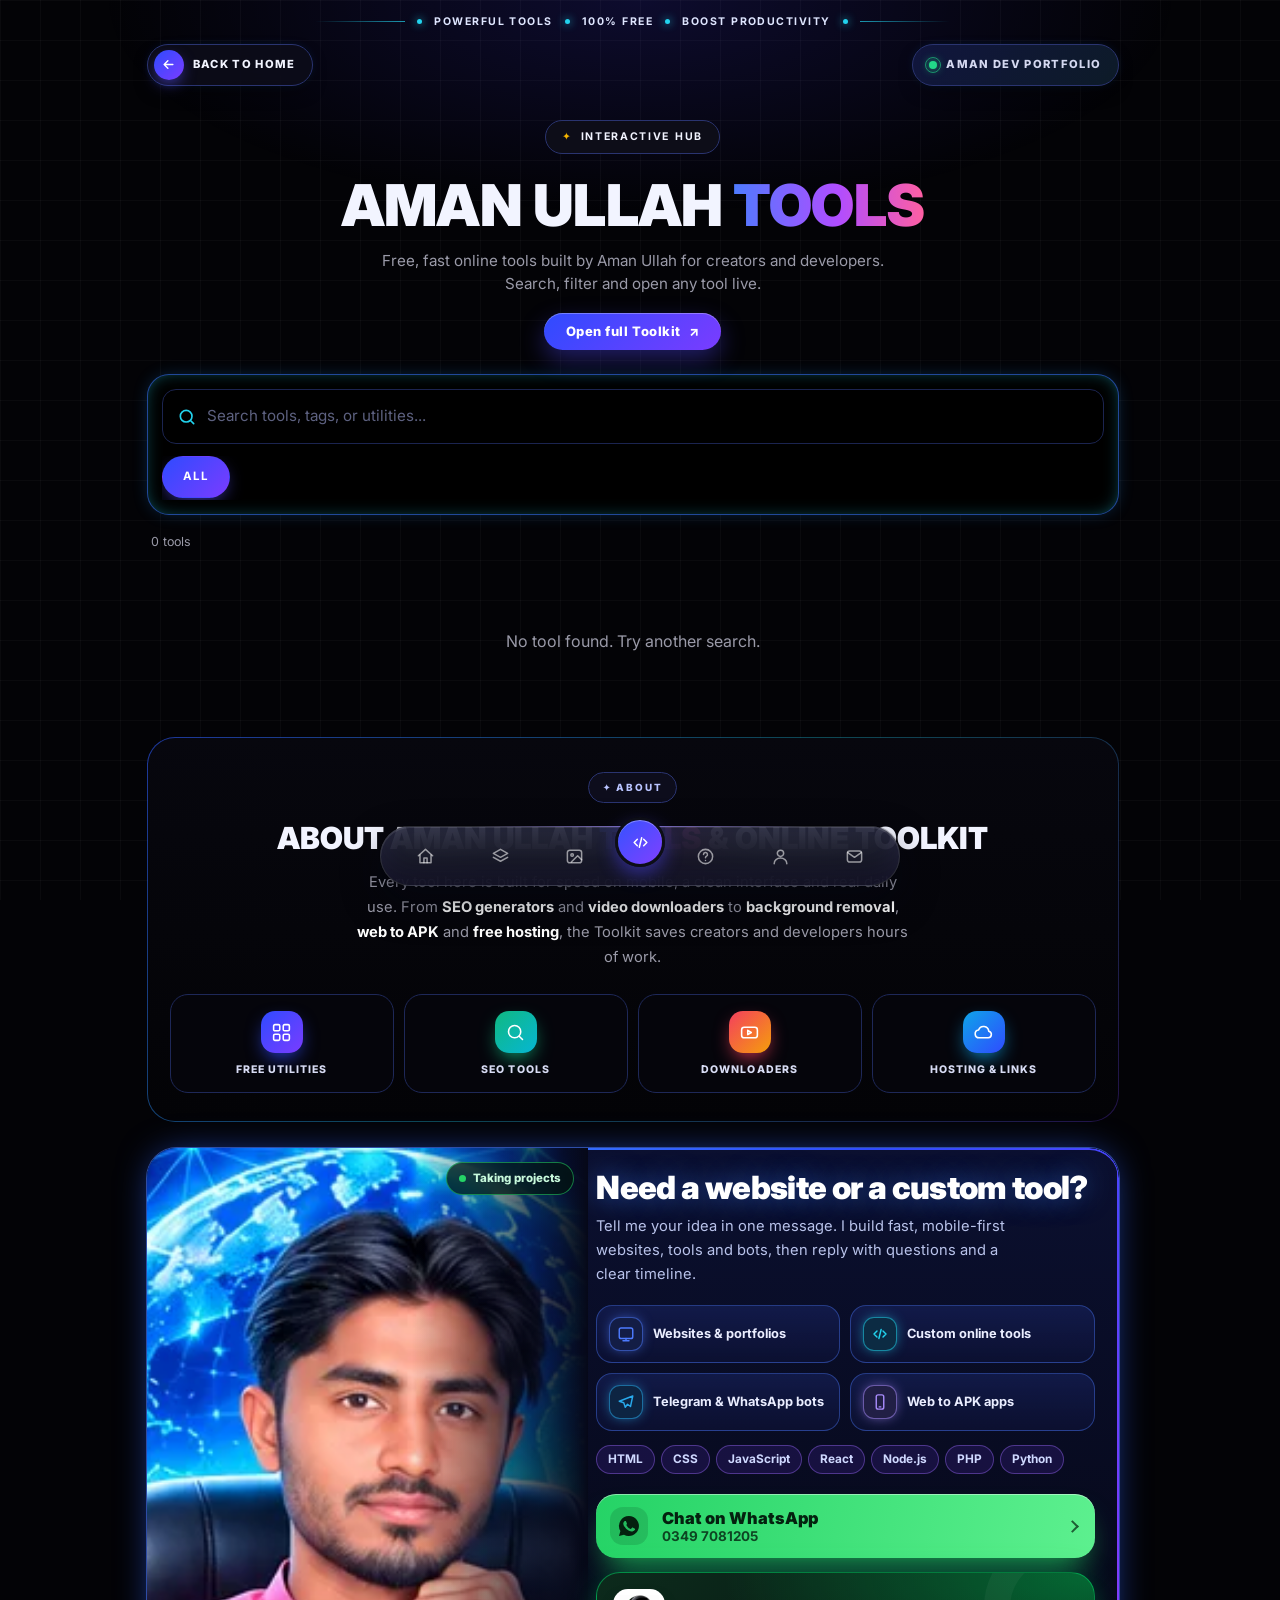
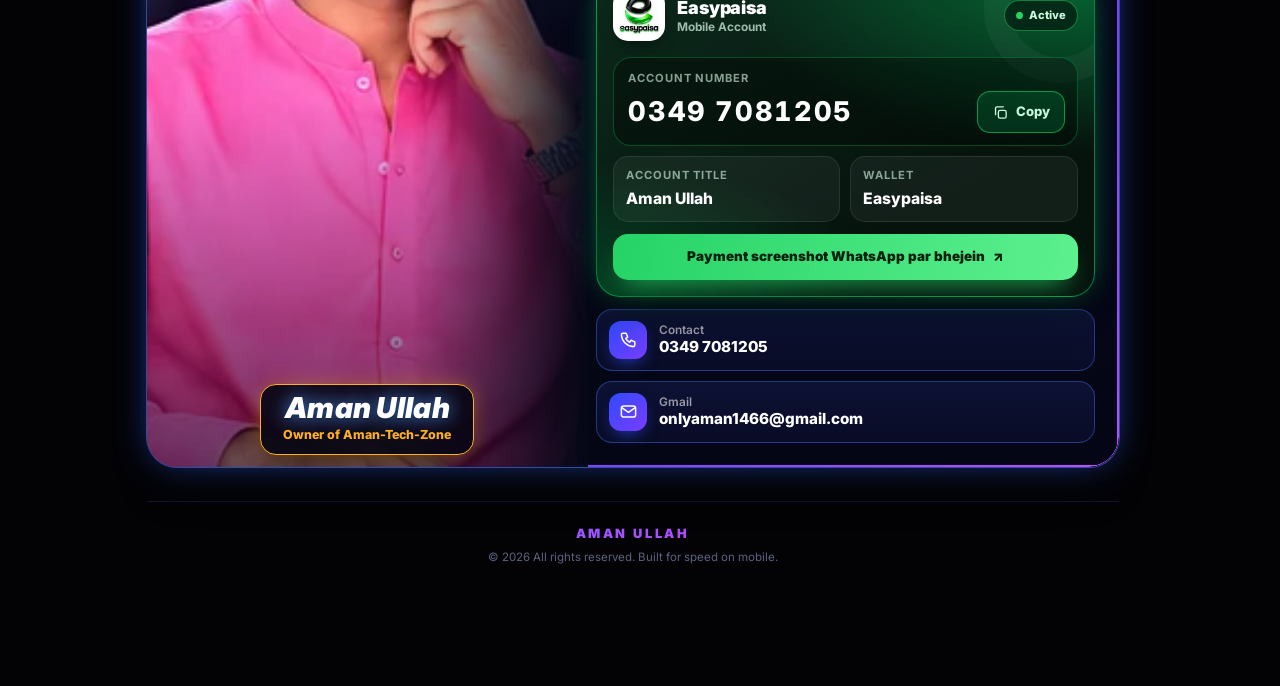
<file: tools.html>
<!DOCTYPE html>
<html lang="en">
<head>
<meta charset="utf-8">
<meta name="viewport" content="width=device-width, initial-scale=1, viewport-fit=cover">
<meta name="color-scheme" content="dark">
<meta name="theme-color" content="#030306">
<title>Free Online Tools | Aman Ullah</title>
<meta name="keywords" content="free online tools, SEO tools, video downloader, BG remover, web to APK, YouTube SEO generator, Aman Ullah tools, online tools Pakistan, video downloader online, background remover free, SEO generator tool, image resizer online, link shortener, web to apk online, image hosting free, file sharing tool, Aman Ullah, AMAN ULLAH developer, Aman Ullah Bhakkar, Aman Ullah Pakistan, HN-AMAN, Aman Tech Zone, web developer in Bhakkar, freelance developer Pakistan, hire web developer Pakistan, website design Pakistan, Telegram bot developer, WhatsApp bot developer, WhatsApp MD bot, Android APK developer, web to APK converter, free online tools Pakistan, free SEO tools, Firebase developer, Vercel developer, self-taught developer, portfolio website Pakistan, Punjab developer, creative developer, TikTok video downloader, YouTube video downloader, Instagram video downloader, Facebook video downloader, Pinterest video downloader, website to APK, SEO tag generator, sitemap generator, robots.txt generator, free HTML hosting, online utility tools, no signup tools, Aman Ullah web developer, Aman Ullah Pakistan portfolio, amanullah5911, web developer Bhakkar, developer in Punjab Pakistan, freelancer Pakistan, best web developer in Pakistan, website banwana, website banane wala, bot banwana, Telegram bot banane wala, WhatsApp bot banane wala, APK banane wala, Pakistani developer portfolio, hire developer from Pakistan, full stack developer Pakistan, JavaScript developer Pakistan, Node.js developer Pakistan, Firebase developer Pakistan, Vercel hosted portfolio, mobile first website developer, responsive website developer, custom website development, affordable web developer, web design and development services">
<meta name="description" content="Free online tools by Aman Ullah: SEO generators, video downloader, background remover, web to APK, hosting and link tools. Fast and mobile friendly.">
<link rel="canonical" href="https://amanullah-dev.vercel.app/tools.html">
<meta name="robots" content="index, follow, max-image-preview:large">
<meta name="author" content="Aman Ullah">
<meta property="og:type" content="website">
<meta property="og:site_name" content="AMAN ULLAH">
<meta property="og:locale" content="en_US">
<meta property="og:title" content="Free Online Tools | Aman Ullah">
<meta property="og:description" content="Free online tools by Aman Ullah: SEO generators, video downloader, background remover, web to APK, hosting and link tools. Fast and mobile friendly.">
<meta property="og:url" content="https://amanullah-dev.vercel.app/tools.html">
<meta property="og:image" content="https://ik.imagekit.io/amanphoto/Personal/20260526_224103.jpg?updatedAt=1780210590255">
<meta property="og:image:alt" content="Aman Ullah, creative developer from Pakistan">
<meta name="twitter:card" content="summary_large_image">
<meta name="twitter:title" content="Free Online Tools | Aman Ullah">
<meta name="twitter:description" content="Free online tools by Aman Ullah: SEO generators, video downloader, background remover, web to APK, hosting and link tools. Fast and mobile friendly.">
<meta name="twitter:image" content="https://ik.imagekit.io/amanphoto/Personal/20260526_224103.jpg?updatedAt=1780210590255">
<!-- seo-extra:start -->
<meta name="application-name" content="AMAN ULLAH">
<meta name="apple-mobile-web-app-title" content="AMAN ULLAH">
<meta name="apple-mobile-web-app-capable" content="yes">
<meta name="mobile-web-app-capable" content="yes">
<meta name="apple-mobile-web-app-status-bar-style" content="black-translucent">
<meta name="msapplication-TileColor" content="#08080c">
<meta name="msapplication-tap-highlight" content="no">
<meta name="format-detection" content="telephone=yes">
<meta name="HandheldFriendly" content="True">
<meta name="language" content="English">
<meta http-equiv="content-language" content="en">
<meta name="googlebot" content="index, follow, max-snippet:-1, max-image-preview:large, max-video-preview:-1">
<meta name="bingbot" content="index, follow, max-snippet:-1, max-image-preview:large, max-video-preview:-1">
<meta name="referrer" content="strict-origin-when-cross-origin">
<meta name="rating" content="general">
<meta name="revisit-after" content="7 days">
<meta name="distribution" content="global">
<meta name="coverage" content="Worldwide">
<meta name="target" content="all">
<meta name="copyright" content="AMAN ULLAH">
<meta name="designer" content="Aman Ullah">
<meta name="publisher" content="Aman Ullah">
<meta name="owner" content="Aman Ullah">
<meta name="reply-to" content="onlyaman1466@gmail.com">
<meta name="subject" content="Web development, Telegram bots, WhatsApp bots, Android apps and free online tools">
<meta name="topic" content="Web development, bots, apps and tools">
<meta name="category" content="Technology, Web Development, Portfolio">
<meta name="classification" content="Developer portfolio">
<meta name="geo.region" content="PK-PB">
<meta name="geo.placename" content="Bhakkar, Punjab, Pakistan">
<meta name="geo.country" content="PK">
<meta property="og:locale:alternate" content="ur_PK">
<meta property="og:image:secure_url" content="https://ik.imagekit.io/amanphoto/Personal/20260526_224103.jpg?updatedAt=1780210590255">
<meta property="og:image:type" content="image/jpeg">
<meta property="og:updated_time" content="2026-11-20T00:00:00+05:00">
<meta name="twitter:url" content="https://amanullah-dev.vercel.app/tools.html">
<meta name="twitter:domain" content="amanullah-dev.vercel.app">
<meta name="twitter:image:alt" content="Aman Ullah, creative developer from Pakistan">
<meta name="twitter:label1" content="Based in">
<meta name="twitter:data1" content="Bhakkar, Pakistan">
<meta name="twitter:label2" content="Focus">
<meta name="twitter:data2" content="Web, Bots &amp; Android apps">
<link rel="alternate" hreflang="en" href="https://amanullah-dev.vercel.app/tools.html">
<link rel="alternate" hreflang="x-default" href="https://amanullah-dev.vercel.app/tools.html">
<link rel="sitemap" type="application/xml" title="Sitemap" href="https://amanullah-dev.vercel.app/sitemap.xml">
<link rel="manifest" href="/manifest.webmanifest">
<link rel="author" href="https://amanullah-dev.vercel.app/about.html">
<link rel="me" href="https://www.youtube.com/@amantechzone5911">
<link rel="me" href="https://www.tiktok.com/@amanullah.736">
<link rel="me" href="https://t.me/amaantechzone">
<link rel="shortcut icon" href="https://ik.imagekit.io/amanphoto/20260620_164003.png?updatedAt=1781955650166">
<link rel="preconnect" href="https://ik.imagekit.io" crossorigin>
<link rel="dns-prefetch" href="//ik.imagekit.io">
<link rel="preconnect" href="https://aman-tech-75ea9-default-rtdb.firebaseio.com" crossorigin>
<link rel="dns-prefetch" href="//aman-tech-75ea9-default-rtdb.firebaseio.com">
<script type="application/ld+json">{"@context":"https://schema.org","@type":"Person","@id":"https://amanullah-dev.vercel.app/#aman","name":"Aman Ullah","alternateName":["AMAN ULLAH","HN-AMAN","Aman Tech Zone","Aman Ullah Bhakkar"],"email":"mailto:onlyaman1466@gmail.com","telephone":"+923497081205","url":"https://amanullah-dev.vercel.app/","image":"https://ik.imagekit.io/amanphoto/Personal/20260526_224103.jpg?updatedAt=1780210590255","address":{"@type":"PostalAddress","addressLocality":"Bhakkar","addressRegion":"Punjab","addressCountry":"PK"},"homeLocation":{"@type":"Place","name":"Bhakkar, Punjab, Pakistan"},"sameAs":["https://www.youtube.com/@amantechzone5911","https://www.tiktok.com/@amanullah.736","https://t.me/amaantechzone","https://whatsapp.com/channel/0029Vb8Hsxs72WU1Dx57eu1q"]}</script>
<!-- seo-boost:start -->
<meta name="pagename" content="Free Online Tools | Aman Ullah">
<meta name="url" content="https://amanullah-dev.vercel.app/tools.html">
<meta name="identifier-URL" content="https://amanullah-dev.vercel.app/tools.html">
<meta name="image" content="https://ik.imagekit.io/amanphoto/Personal/20260526_224103.jpg?updatedAt=1780210590255">
<meta name="thumbnail" content="https://ik.imagekit.io/amanphoto/Personal/20260526_224103.jpg?updatedAt=1780210590255">
<meta name="abstract" content="Free online tools by Aman Ullah: SEO generators, video downloader, background remover, web to APK, hosting and link tools. Fast and mobile friendly.">
<meta name="summary" content="Free online tools by Aman Ullah: SEO generators, video downloader, background remover, web to APK, hosting and link tools. Fast and mobile friendly.">
<meta name="directory" content="submission">
<meta name="msapplication-starturl" content="/">
<meta name="msapplication-tooltip" content="AMAN ULLAH - Creative Developer">
<meta name="pinterest-rich-pin" content="true">
<meta property="og:email" content="onlyaman1466@gmail.com">
<meta property="og:phone_number" content="+923497081205">
<meta property="og:locality" content="Bhakkar">
<meta property="og:region" content="Punjab">
<meta property="og:country-name" content="Pakistan">
<link rel="license" href="https://amanullah-dev.vercel.app/about.html">
<link rel="alternate" type="text/plain" href="https://amanullah-dev.vercel.app/robots.txt" title="robots">
<!-- Search engine verification: paste the code from each console below, then remove the comment marks -->
<!-- <meta name="google-site-verification" content="PASTE_GOOGLE_CODE"> -->
<!-- <meta name="msvalidate.01" content="PASTE_BING_CODE"> -->
<!-- <meta name="yandex-verification" content="PASTE_YANDEX_CODE"> -->
<!-- <meta name="baidu-site-verification" content="PASTE_BAIDU_CODE"> -->
<script type="application/ld+json">{"@context":"https://schema.org","@type":"Organization","@id":"https://amanullah-dev.vercel.app/#org","name":"AMAN ULLAH","alternateName":["Aman Tech Zone","HN-AMAN"],"url":"https://amanullah-dev.vercel.app/","logo":"https://ik.imagekit.io/amanphoto/20260620_164003.png?updatedAt=1781955650166","image":"https://ik.imagekit.io/amanphoto/Personal/20260526_224103.jpg?updatedAt=1780210590255","description":"Web development, Telegram and WhatsApp bots, Android apps and free online tools from Pakistan.","foundingLocation":{"@type":"Place","name":"Bhakkar, Punjab, Pakistan"},"founder":{"@id":"https://amanullah-dev.vercel.app/#aman"},"contactPoint":[{"@type":"ContactPoint","contactType":"customer support","telephone":"+923497081205","email":"onlyaman1466@gmail.com","areaServed":["PK","Worldwide"],"availableLanguage":["English","Urdu"]}],"sameAs":["https://www.youtube.com/@amantechzone5911","https://www.tiktok.com/@amanullah.736","https://t.me/amaantechzone","https://whatsapp.com/channel/0029Vb8Hsxs72WU1Dx57eu1q"],"knowsAbout":["Web development","Telegram bots","WhatsApp bots","Android apps","SEO tools","UI design","JavaScript","Node.js","Firebase","Python","Supabase"]}</script>
<script type="application/ld+json">{"@context":"https://schema.org","@type":"CollectionPage","@id":"https://amanullah-dev.vercel.app/tools.html#collection","url":"https://amanullah-dev.vercel.app/tools.html","name":"Free Online Tools | Aman Ullah","description":"Free online tools by Aman Ullah: SEO generators, video downloader, background remover, web to APK, hosting and link tools. Fast and mobile friendly.","isPartOf":{"@id":"https://amanullah-dev.vercel.app/#site"},"about":{"@id":"https://amanullah-dev.vercel.app/#aman"},"inLanguage":"en","dateModified":"2026-11-20"}</script>
<!-- seo-boost:end -->
<!-- seo-extra:end -->
<link rel="icon" href="https://ik.imagekit.io/amanphoto/20260620_164003.png?updatedAt=1781955650166">
<link rel="apple-touch-icon" href="https://ik.imagekit.io/amanphoto/20260620_164003.png?updatedAt=1781955650166">
<script type="application/ld+json">{"@context":"https://schema.org","@graph":[{"@type":"Person","@id":"https://amanullah-dev.vercel.app/#aman","name":"Aman Ullah","url":"https://amanullah-dev.vercel.app/","image":"https://ik.imagekit.io/amanphoto/Personal/20260526_224103.jpg?updatedAt=1780210590255","jobTitle":"Creative Developer","description":"Self-taught developer and content creator from Pakistan.","address":{"@type":"PostalAddress","addressCountry":"PK"},"knowsAbout":["Web development","Telegram bots","Android apps","SEO tools","UI design"],"sameAs":["https://www.youtube.com/@amantechzone5911","https://www.tiktok.com/@amanullah.736","https://t.me/amaantechzone","https://whatsapp.com/channel/0029Vb8Hsxs72WU1Dx57eu1q"]},{"@type":"CollectionPage","@id":"https://amanullah-dev.vercel.app/tools.html","url":"https://amanullah-dev.vercel.app/tools.html","name":"Free Online Tools | Aman Ullah","description":"Free online tools by Aman Ullah: SEO generators, video downloader, background remover, web to APK, hosting and link tools. Fast and mobile friendly.","isPartOf":{"@id":"https://amanullah-dev.vercel.app/#site"},"about":{"@id":"https://amanullah-dev.vercel.app/#aman"}},{"@type":"BreadcrumbList","itemListElement":[{"@type":"ListItem","position":1,"name":"Home","item":"https://amanullah-dev.vercel.app/"},{"@type":"ListItem","position":2,"name":"Free Online Tools","item":"https://amanullah-dev.vercel.app/tools.html"}]}]}</script>
<link rel="preconnect" href="https://fonts.googleapis.com">
<link href="https://fonts.googleapis.com/css2?family=Inter:wght@400;500;600;700;800;900&display=swap" rel="stylesheet">
<link rel="stylesheet" href="css/amanullah-tools.css">


</head>
<body>
<div class="wrap">
 <div class="strip"><i></i>Powerful tools<i></i>100% free<i></i>Boost productivity<i></i></div>
 <div class="top"><a href="index.html#home"><em class="ar" style="font-style:normal"><svg width="16" height="16" viewBox="0 0 24 24" fill="none" stroke="currentColor" stroke-width="2.2" stroke-linecap="round" stroke-linejoin="round"><path d="M19 12H5m6-6-6 6 6 6"/></svg></em>Back to home</a><span><i></i>Aman Dev Portfolio</span></div>
 <header class="hero">
  <div class="badge"><b>&#10022;</b> Interactive Hub</div>
  <h1>Aman Ullah <em>Tools</em></h1>
  <p class="sub">Free, fast online tools built by Aman Ullah for creators and developers. Search, filter and open any tool live.</p>
  <a class="tl-cta" href="https://aman-tools46.vercel.app" target="_blank" rel="noopener">Open full Toolkit <span aria-hidden="true">&#8599;</span></a>
 </header>
 <div class="tools">
  <label class="search"><svg viewBox="0 0 24 24"><circle cx="11" cy="11" r="7"/><path d="m20 20-3.5-3.5"/></svg><input id="q" type="search" placeholder="Search tools, tags, or utilities..." autocomplete="off" enterkeyhint="search"></label>
  <div class="chips" id="chips"></div>
 </div>
 <div class="count" id="count"></div>
 <main class="grid" id="grid"></main>
 <p class="empty" id="empty" hidden>No tool found. Try another search.</p>
 <section class="about">
  <span class="kick">&#10022; About</span>
  <h2>About Aman Ullah <em>Tools</em> &amp; Online Toolkit</h2>
  <p>Every tool here is built for speed on mobile, a clean interface and real daily use. From <b>SEO generators</b> and <b>video downloaders</b> to <b>background removal</b>, <b>web to APK</b> and <b>free hosting</b>, the Toolkit saves creators and developers hours of work.</p>
  <div class="feat">
   <div style="--a:#2f4bff;--b:#7a3cff"><i><svg viewBox="0 0 24 24"><rect x="3" y="3" width="7" height="7" rx="1.5"/><rect x="14" y="3" width="7" height="7" rx="1.5"/><rect x="3" y="14" width="7" height="7" rx="1.5"/><rect x="14" y="14" width="7" height="7" rx="1.5"/></svg></i>Free Utilities</div>
   <div style="--a:#10b981;--b:#06b6d4"><i><svg viewBox="0 0 24 24"><circle cx="11" cy="11" r="7"/><path d="m20 20-3.5-3.5"/></svg></i>SEO Tools</div>
   <div style="--a:#f43f5e;--b:#f59e0b"><i><svg viewBox="0 0 24 24"><rect x="3" y="6" width="18" height="12" rx="3"/><path d="m10 9.5 4 2.5-4 2.5z"/></svg></i>Downloaders</div>
   <div style="--a:#0ea5e9;--b:#2f4bff"><i><svg viewBox="0 0 24 24"><path d="M7 18a4.5 4.5 0 0 1-.6-8.96A6 6 0 0 1 18 10.5 3.8 3.8 0 0 1 17.5 18z"/></svg></i>Hosting &amp; Links</div>
  </div>
 </section>
 <section class="hire" aria-labelledby="hire-h">
  <figure class="hire-hero">
   <img src="images/aman-workspace.webp" alt="Aman Ullah working at his desk" width="500" height="415" loading="lazy" decoding="async">
   <span class="hire-on"><i></i>Taking projects</span>
   <figcaption class="hire-name"><b>Aman Ullah</b><span>Owner of Aman-Tech-Zone</span></figcaption>
  </figure>
  <div class="hire-body">
   <h2 id="hire-h">Need a website or a custom tool?</h2>
   <p>Tell me your idea in one message. I build fast, mobile-first websites, tools and bots, then reply with questions and a clear timeline.</p>
   <ul class="hire-svc"><li style="--c:#4d7bff"><i><svg viewBox="0 0 24 24" fill="none" stroke="currentColor" stroke-width="1.9" stroke-linecap="round" stroke-linejoin="round" aria-hidden="true"><rect x="3" y="4" width="18" height="14" rx="2.5"/><path d="M8 21h8M12 18v3"/></svg></i><span>Websites &amp; portfolios</span></li><li style="--c:#22d3ee"><i><svg viewBox="0 0 24 24" fill="none" stroke="currentColor" stroke-width="1.9" stroke-linecap="round" stroke-linejoin="round" aria-hidden="true"><path d="M8 8l-4 4 4 4M16 8l4 4-4 4M13.5 6l-3 12"/></svg></i><span>Custom online tools</span></li><li style="--c:#29a9eb"><i><svg viewBox="0 0 24 24" fill="none" stroke="currentColor" stroke-width="1.9" stroke-linecap="round" stroke-linejoin="round" aria-hidden="true"><path d="M21 4 3 11l6 2 2 6 3-4 4 3z"/></svg></i><span>Telegram &amp; WhatsApp bots</span></li><li style="--c:#a78bfa"><i><svg viewBox="0 0 24 24" fill="none" stroke="currentColor" stroke-width="1.9" stroke-linecap="round" stroke-linejoin="round" aria-hidden="true"><rect x="7" y="2.5" width="10" height="19" rx="2.5"/><path d="M11 18.5h2"/></svg></i><span>Web to APK apps</span></li></ul>
   <div class="hire-stack"><span>HTML</span><span>CSS</span><span>JavaScript</span><span>React</span><span>Node.js</span><span>PHP</span><span>Python</span></div>
   <a class="hire-wa" href="https://wa.me/923497081205?text=Assalam%20o%20Alaikum%20Aman%2C%20I%20want%20a%20website%20%2F%20tool%20made." target="_blank" rel="noopener"><svg viewBox="0 0 24 24" aria-hidden="true"><path fill="currentColor" d="M12 2a10 10 0 0 0-8.6 15.1L2 22l5-1.3A10 10 0 1 0 12 2zm5.2 14.2c-.2.6-1.3 1.2-1.8 1.2-.5.1-1 .2-3.3-.7-2.8-1.2-4.5-4-4.7-4.2-.1-.2-1.1-1.5-1.1-2.8s.7-2 1-2.3c.2-.3.5-.3.7-.3h.5c.2 0 .4 0 .6.5l.8 2c.1.2.1.4 0 .5l-.4.6c-.1.2-.3.3-.1.6.2.3.8 1.3 1.7 2.1 1.2 1 2.1 1.3 2.4 1.5.3.1.5.1.6-.1l.9-1.1c.2-.3.4-.2.6-.1l1.9.9c.3.1.4.2.5.3.1.2.1.8-.1 1.4z"/></svg><span><b>Chat on WhatsApp</b><small>0349 7081205</small></span></a>
   <article class="ep-card" aria-label="Easypaisa account details">
    <header class="ep-top">
     <span class="ep-logo"><img src="images/easypaisa-logo.webp" alt="Easypaisa" width="48" height="48" loading="lazy" decoding="async"></span>
     <div class="ep-t"><b>Easypaisa</b><small>Mobile Account</small></div>
     <span class="ep-ok"><i></i>Active</span>
    </header>
    <div class="ep-num">
     <small>Account Number</small>
     <div class="ep-row"><b>0349 7081205</b>
      <button type="button" class="ep-cp" data-copy="03497081205" aria-label="Copy Easypaisa number"><svg viewBox="0 0 24 24" fill="none" stroke="currentColor" stroke-width="1.9" stroke-linecap="round" stroke-linejoin="round" aria-hidden="true"><rect x="9" y="9" width="11" height="11" rx="2.5"/><path d="M5 15V6a2 2 0 0 1 2-2h9"/></svg><span>Copy</span></button>
     </div>
    </div>
    <div class="ep-info">
     <div><small>Account Title</small><b>Aman Ullah</b></div>
     <div><small>Wallet</small><b>Easypaisa</b></div>
    </div>
    <a class="ep-wa" href="https://wa.me/923497081205?text=Assalam%20o%20Alaikum%20Aman%2C%20I%20have%20sent%20the%20payment.%20Screenshot%20attached." target="_blank" rel="noopener">Payment screenshot WhatsApp par bhejein <span aria-hidden="true">&#8599;</span></a>
   </article>
   <div class="hire-rows">
    <a href="tel:+923497081205"><i><svg viewBox="0 0 24 24" fill="none" stroke="currentColor" stroke-width="1.9" stroke-linecap="round" stroke-linejoin="round" aria-hidden="true"><path d="M5 4h4l2 5-2.5 1.5a11 11 0 0 0 5 5L15 13l5 2v4a2 2 0 0 1-2 2A16 16 0 0 1 3 6a2 2 0 0 1 2-2z"/></svg></i><span><small>Contact</small><b>0349 7081205</b></span></a>
    <a href="mailto:onlyaman1466@gmail.com"><i><svg viewBox="0 0 24 24" fill="none" stroke="currentColor" stroke-width="1.9" stroke-linecap="round" stroke-linejoin="round" aria-hidden="true"><rect x="3" y="5" width="18" height="14" rx="3"/><path d="M3.5 7l8.5 6 8.5-6"/></svg></i><span><small>Gmail</small><b>onlyaman1466@gmail.com</b></span></a>
   </div>
  </div>
 </section>
 <footer class="foot"><strong>Aman Ullah</strong><span>&copy; <span id="yr" style="display:inline;margin:0"></span> All rights reserved. Built for speed on mobile.</span></footer>
</div>
<nav class="nv" id="nvd" aria-label="Quick navigation">
<div class="nv-g">
  <a href="index.html#home" data-page="index.html" aria-label="Home"><span class="nv-i"><svg viewBox="0 0 24 24" fill="none" stroke="currentColor" stroke-width="1.9" stroke-linecap="round" stroke-linejoin="round" aria-hidden="true"><path d="M3 11l9-8 9 8"/><path d="M5 10v10h14V10"/><path d="M10 20v-6h4v6"/></svg></span><b>Home</b></a>
  <a href="skills.html" data-page="skills.html" aria-label="Skills"><span class="nv-i"><svg viewBox="0 0 24 24" fill="none" stroke="currentColor" stroke-width="1.9" stroke-linecap="round" stroke-linejoin="round" aria-hidden="true"><path d="M12 3l9 5-9 5-9-5 9-5z"/><path d="M3 13l9 5 9-5"/></svg></span><b>Skills</b></a>
  <a href="gallery.html" data-page="gallery.html" aria-label="Gallery"><span class="nv-i"><svg viewBox="0 0 24 24" fill="none" stroke="currentColor" stroke-width="1.9" stroke-linecap="round" stroke-linejoin="round" aria-hidden="true"><rect x="3" y="4" width="18" height="16" rx="3"/><circle cx="9" cy="10" r="1.6"/><path d="M21 16l-5-5-8 8"/></svg></span><b>Gallery</b></a>
</div>
  <a href="projects.html" data-page="projects.html" class="nv-mid" aria-label="Projects"><span class="nv-i"><svg viewBox="0 0 24 24" fill="none" stroke="currentColor" stroke-width="1.9" stroke-linecap="round" stroke-linejoin="round" aria-hidden="true"><path d="M8 8l-4 4 4 4"/><path d="M16 8l4 4-4 4"/><path d="M13.5 6l-3 12"/></svg></span></a>
<div class="nv-g">
  <a href="index.html#faq" data-page="faq" aria-label="FAQ"><span class="nv-i"><svg viewBox="0 0 24 24" fill="none" stroke="currentColor" stroke-width="1.9" stroke-linecap="round" stroke-linejoin="round" aria-hidden="true"><circle cx="12" cy="12" r="9"/><path d="M9.5 9.5a2.5 2.5 0 1 1 3.5 2.3c-.7.4-1 .9-1 1.7"/><path d="M12 17h.01"/></svg></span><b>FAQ</b></a>
  <a href="about.html" data-page="about.html" aria-label="About"><span class="nv-i"><svg viewBox="0 0 24 24" fill="none" stroke="currentColor" stroke-width="1.9" stroke-linecap="round" stroke-linejoin="round" aria-hidden="true"><circle cx="12" cy="8" r="4"/><path d="M4 21c0-4 3.6-7 8-7s8 3 8 7"/></svg></span><b>About</b></a>
  <a href="contact.html" data-page="contact.html" aria-label="Contact"><span class="nv-i"><svg viewBox="0 0 24 24" fill="none" stroke="currentColor" stroke-width="1.9" stroke-linecap="round" stroke-linejoin="round" aria-hidden="true"><rect x="3" y="5" width="18" height="14" rx="3"/><path d="M3.5 7l8.5 6 8.5-6"/></svg></span><b>Contact</b></a>
</div>
</nav>



<script src="js/amanullah-tools.js"></script>
<script>
(function(){var bs=document.querySelectorAll('[data-copy]');
bs.forEach(function(b){var t=b.querySelector('span'),o=t.textContent;
b.addEventListener('click',function(){var n=b.getAttribute('data-copy');
function ok(){t.textContent='Copied';b.classList.add('done');setTimeout(function(){t.textContent=o;b.classList.remove('done')},1800)}
function fb(){var a=document.createElement('textarea');a.value=n;a.style.cssText='position:fixed;opacity:0';document.body.appendChild(a);a.select();try{document.execCommand('copy');ok()}catch(e){}a.remove()}
if(navigator.clipboard&&navigator.clipboard.writeText){navigator.clipboard.writeText(n).then(ok,fb)}else{fb()}})})})();
</script>

<script src="js/amanullah-cms.js"></script>
</body>
</html>
</file>
<file: css/amanullah-about.css>
/* ===== main ===== */
:root{--bg:#08080c;--card:#121218;--line:#23232d;--fg:#f2f2f6;--muted:#9a9aa8;--accent:#2f4bff;--accent2:#7a3cff}
*,*::before,*::after{box-sizing:border-box}
html{scroll-behavior:smooth;-webkit-text-size-adjust:100%}
body{margin:0;background:var(--bg);color:var(--fg);font-family:Inter,system-ui,sans-serif;line-height:1.5;overflow-x:hidden;padding-top:env(safe-area-inset-top,0px);padding-bottom:calc(env(safe-area-inset-bottom,0px) + 120px)}
body::before{content:"";position:fixed;inset:0;z-index:-1;background:radial-gradient(60% 40% at 50% 0%,rgba(80,70,255,.22),transparent 70%),linear-gradient(#ffffff08 1px,transparent 1px) 0 0/40px 40px,linear-gradient(90deg,#ffffff08 1px,transparent 1px) 0 0/40px 40px}
a{color:inherit;text-decoration:none}
.wrap{max-width:1000px;margin:auto;padding:0 18px}
.top{display:flex;justify-content:space-between;align-items:center;gap:10px;padding:16px 0 4px}
.top a,.top span{display:inline-flex;align-items:center;gap:9px;height:42px;padding:0 16px;border-radius:999px;font-size:.7rem;letter-spacing:.12em;text-transform:uppercase;font-weight:800;background:rgba(24,24,34,.7);-webkit-backdrop-filter:blur(14px);backdrop-filter:blur(14px);border:1px solid #2a2a3a;box-shadow:0 8px 22px -10px rgba(0,0,0,.7),inset 0 1px 0 rgba(255,255,255,.06);white-space:nowrap}
.top a{color:#f2f2f6;padding-left:6px;transition:transform .2s,border-color .2s,background .2s;-webkit-tap-highlight-color:transparent}
.top a .ar{display:grid;place-items:center;width:30px;height:30px;border-radius:50%;background:linear-gradient(135deg,#2f4bff,#7a3cff);box-shadow:0 6px 16px -4px rgba(88,80,255,.8)}
.top a .ar svg{width:15px;height:15px;stroke:#fff}
.top a:active{transform:scale(.96)}
@media(hover:hover){.top a:hover{border-color:#4d5bff;background:rgba(32,32,48,.85)}}
.top span{color:#d4d4de;background:linear-gradient(135deg,rgba(47,75,255,.14),rgba(176,77,255,.12)),rgba(24,24,34,.7);border-color:#33335a}
.top i{position:relative;width:8px;height:8px;border-radius:50%;background:#22d889;box-shadow:0 0 10px #22d889}
.top i::after{content:"";position:absolute;inset:-4px;border-radius:50%;border:1.5px solid #22d889;opacity:.6;animation:pls 2s ease-out infinite}
@keyframes pls{to{transform:scale(1.8);opacity:0}}
@media(prefers-reduced-motion:reduce){.top i::after{animation:none}}
@media(max-width:380px){.top a,.top span{font-size:.62rem;padding-right:12px}}
@media(max-width:430px){.top{gap:8px}.top a,.top span{font-size:.6rem;letter-spacing:.08em;padding-right:12px;gap:7px}.top span{padding-left:12px}}
.hero{text-align:center;padding:42px 0 30px}
.badge{display:inline-flex;align-items:center;gap:8px;padding:8px 16px;border-radius:999px;border:1px solid #2e2e3a;background:#15151d;font-size:.66rem;letter-spacing:.16em;font-weight:700;text-transform:uppercase}
.badge b{color:#f5b400}
h1{font-size:clamp(2.1rem,9.5vw,3.6rem);line-height:1.08;font-weight:900;letter-spacing:-.01em;margin:22px 0 16px;text-transform:uppercase}
h1 em{font-style:normal;background:linear-gradient(90deg,#4d7bff,#b04dff 50%,#ff5fa2);-webkit-background-clip:text;background-clip:text;color:transparent}
.sub{color:var(--muted);font-size:.95rem;max-width:560px;margin:0 auto}
.tools{background:#0f0f15;border:1px solid var(--line);border-radius:22px;padding:14px}
.search{display:flex;align-items:center;gap:10px;background:#15151d;border:1px solid var(--line);border-radius:16px;padding:0 14px}
.search:focus-within{border-color:#4d5bff}
.search svg{width:20px;height:20px;stroke:var(--muted);fill:none;stroke-width:2;stroke-linecap:round;flex:none}
.search input{flex:1;min-width:0;background:none;border:0;outline:0;color:var(--fg);font:inherit;font-size:.95rem;padding:15px 0}
.search input::placeholder{color:#6d6d7b}
.chips{display:flex;gap:10px;overflow-x:auto;margin-top:12px;padding-bottom:2px;scrollbar-width:none}
.chips::-webkit-scrollbar{display:none}
.chips button{flex:none;font:inherit;font-size:.72rem;font-weight:700;letter-spacing:.1em;text-transform:uppercase;color:#cfcfda;background:#15151d;border:1px solid var(--line);border-radius:999px;padding:11px 20px;cursor:pointer;transition:.2s}
.chips button.on{background:#fff;color:#0a0a0f;border-color:#fff}
.count{color:var(--muted);font-size:.78rem;margin:18px 4px 12px}
.grid{display:grid;grid-template-columns:1fr 1fr;gap:14px}
@media(min-width:760px){.grid{grid-template-columns:repeat(3,1fr);gap:18px}}
.card{position:relative;display:flex;flex-direction:column;background:var(--card);border:1px solid var(--line);border-radius:20px;overflow:hidden;transition:transform .25s,border-color .25s;animation:in .5s both;animation-delay:calc(var(--i,0)*45ms)}
.card::before{content:"";height:3px;background:var(--g)}
.card:active{transform:scale(.97)}
@media(hover:hover){.card:hover{transform:translateY(-4px);border-color:#3a3a4c}}
@keyframes in{from{opacity:0;transform:translateY(14px)}to{opacity:1;transform:none}}
.th{aspect-ratio:16/10;display:grid;place-items:center;background:radial-gradient(80% 90% at 30% 20%,var(--c),transparent 70%),#0b0b10;position:relative;overflow:hidden}
.th svg{width:46px;height:46px;fill:none;stroke:#fff;stroke-width:1.7;stroke-linecap:round;stroke-linejoin:round;filter:drop-shadow(0 6px 14px rgba(0,0,0,.55))}
.th::after{content:"";position:absolute;inset:0;background:linear-gradient(transparent 55%,var(--card))}
.bd{padding:12px 14px 14px;display:flex;flex-direction:column;gap:8px;flex:1}
.tags{display:flex;gap:6px;flex-wrap:wrap}
.tags span{font-size:.58rem;letter-spacing:.1em;font-weight:700;text-transform:uppercase;color:#b9b9c6;background:#1b1b24;border:1px solid #2a2a36;border-radius:7px;padding:4px 8px}
.card h3{margin:2px 0 0;font-size:1rem;line-height:1.25;font-weight:800}
.card p{margin:0;color:var(--muted);font-size:.78rem;line-height:1.45;display:-webkit-box;-webkit-line-clamp:3;-webkit-box-orient:vertical;overflow:hidden}
.ft{margin-top:auto;padding-top:10px;border-top:1px solid #1f1f29;display:flex;justify-content:space-between;align-items:center;gap:6px;font-size:.62rem}
.ft code{font-family:ui-monospace,Menlo,monospace;color:#6f6f7e;overflow:hidden;text-overflow:ellipsis;white-space:nowrap;min-width:0}
.ft b{flex:none;letter-spacing:.1em;color:#e8e8f0;font-weight:800}
.empty{text-align:center;color:var(--muted);padding:50px 0}
.about{position:relative;margin-top:56px;padding:34px 22px 28px;text-align:center;border-radius:28px;background:linear-gradient(180deg,#14141c,#0e0e14);border:1px solid transparent;background:linear-gradient(180deg,#14141c,#0d0d13) padding-box,linear-gradient(135deg,#4d7bff66,#b04dff44 50%,#ff5fa233) border-box;overflow:hidden}
.about::before{content:"";position:absolute;left:50%;top:-90px;width:320px;height:180px;transform:translateX(-50%);background:radial-gradient(closest-side,rgba(110,90,255,.35),transparent);pointer-events:none}
.about .kick{position:relative;display:inline-flex;align-items:center;gap:8px;font-size:.62rem;letter-spacing:.18em;font-weight:800;text-transform:uppercase;color:#b9b9ff;background:#1a1a26;border:1px solid #2c2c3e;border-radius:999px;padding:7px 14px}
.about h2{position:relative;font-size:clamp(1.35rem,6vw,1.9rem);font-weight:900;text-transform:uppercase;line-height:1.15;margin:18px 0 14px}
.about h2 em{font-style:normal;background:linear-gradient(90deg,#4d7bff,#b04dff 55%,#ff5fa2);-webkit-background-clip:text;background-clip:text;color:transparent}
.about p{position:relative;color:var(--muted);font-size:.92rem;line-height:1.7;max-width:560px;margin:0 auto}
.about p b{color:#fff;font-weight:700}
.feat{position:relative;display:grid;grid-template-columns:1fr 1fr;gap:10px;margin-top:24px}
@media(min-width:620px){.feat{grid-template-columns:repeat(4,1fr)}}
.feat div{display:flex;flex-direction:column;align-items:center;gap:9px;padding:16px 8px 14px;border-radius:18px;background:#101018;border:1px solid #23232f;font-size:.66rem;font-weight:800;letter-spacing:.1em;text-transform:uppercase;color:#d8d8e4}
.feat i{display:grid;place-items:center;width:42px;height:42px;border-radius:14px;background:linear-gradient(135deg,var(--a),var(--b));box-shadow:0 8px 20px -6px var(--a)}
.feat svg{width:21px;height:21px;fill:none;stroke:#fff;stroke-width:1.8;stroke-linecap:round;stroke-linejoin:round}
.foot{text-align:center;margin-top:34px;padding:22px 0 0;border-top:1px solid #1b1b24}
.foot strong{display:block;font-size:.8rem;font-weight:900;letter-spacing:.2em;text-transform:uppercase;background:linear-gradient(90deg,#4d7bff,#b04dff,#ff5fa2);-webkit-background-clip:text;background-clip:text;color:transparent}
.foot span{display:block;margin-top:6px;color:#6d6d7b;font-size:.72rem}
/* bottom nav: light frosted pill dock */
nav.dk{position:fixed;left:0;right:0;margin:0 auto;bottom:calc(env(safe-area-inset-bottom,0px) + 14px);width:min(94%,460px);z-index:30;display:grid;grid-template-columns:1fr 1fr 84px 1fr 1fr;align-items:center;padding:8px 10px;border-radius:999px;background:rgba(236,236,240,.94);-webkit-backdrop-filter:blur(20px) saturate(160%);backdrop-filter:blur(20px) saturate(160%);border:1px solid rgba(255,255,255,.55);box-shadow:0 18px 40px -10px rgba(0,0,0,.65),inset 0 1px 0 rgba(255,255,255,.9);transition:transform .5s cubic-bezier(.3,.9,.3,1),opacity .35s}
nav.dk.dk-hide,nav.dk.dk-off{transform:translateY(calc(100% + 40px));opacity:0;pointer-events:none}
nav.dk a{position:relative;z-index:1;display:flex;flex-direction:column;align-items:center;gap:3px;padding:9px 4px 7px;border-radius:999px;color:#6c6c78;font-size:.66rem;font-weight:600;-webkit-tap-highlight-color:transparent;overflow:hidden;transition:color .3s}
nav.dk a svg{width:22px;height:22px;fill:none;stroke:currentColor;stroke-width:1.8;stroke-linecap:round;stroke-linejoin:round;transition:transform .4s cubic-bezier(.3,1.7,.5,1)}
nav.dk a b{font-weight:inherit}
nav.dk a.on{color:#14141a;font-weight:800}
nav.dk a:active svg{transform:scale(.86)}
.dk-ind{position:absolute;top:8px;bottom:8px;left:0;width:0;border-radius:999px;background:rgba(255,255,255,.95);box-shadow:0 2px 10px rgba(0,0,0,.12),inset 0 1px 0 #fff;transition:transform .5s cubic-bezier(.3,1.25,.4,1),width .5s cubic-bezier(.3,1.25,.4,1),opacity .3s;pointer-events:none;z-index:0}
.dk-rip{position:absolute;border-radius:50%;width:12px;height:12px;margin:-6px 0 0 -6px;background:rgba(0,0,0,.14);transform:scale(0);animation:dkrip .6s ease-out forwards;pointer-events:none}
@keyframes dkrip{to{transform:scale(10);opacity:0}}
nav.dk a.mid{width:64px;height:64px;margin:-34px auto 0;padding:0;justify-content:center;gap:0;border-radius:50%;color:#fff;background:#3a3a48;border:4px solid #fff;box-shadow:0 12px 26px rgba(0,0,0,.5);overflow:visible;transition:transform .35s cubic-bezier(.3,1.5,.5,1)}
nav.dk a.mid svg{width:26px;height:26px;stroke-width:2}
nav.dk a.mid:active{transform:scale(.92)}
@media(prefers-reduced-motion:reduce){nav.dk,nav.dk *,.dk-ind{transition-duration:.01ms!important;animation:none!important}}
/* thumbnails */
.th img{position:absolute;inset:0;width:100%;height:100%;object-fit:cover;object-position:top;z-index:0}
.th svg{position:relative;z-index:0}
.th::after{z-index:1}

/* ===== desktop-fix ===== */
/* ---- Desktop / scroll stability fix ---- */
html{overflow-x:clip;scrollbar-gutter:stable;max-width:100%}
body{overflow-x:clip;max-width:100%;position:relative}
@supports not (overflow:clip){html,body{overflow-x:hidden}}
/* marquees and decorative orbs must never widen the page */
.mq,.ftmq,.ft,#faq,#contact,#creative,#rf,#nf,#projects,.wh,.hero,#cta,section{overflow-x:clip}
.mq,.ftmq{contain:paint;max-width:100vw}
.mq>div,.ftmt{will-change:transform}
/* fixed UI never creates side scroll */
.ov,#pg,.dk,.cttoast{max-width:100vw}
/* ---- Desktop layout (>= 900px): keep the mobile design, centred & tidy ---- */
@media (min-width:900px){
  .roles{left:50%;transform:translateX(-50%);width:min(100% - 44px,760px);top:112px;display:flex;flex-wrap:wrap;gap:6px 22px;justify-content:center}
  .hero{padding-left:22px;padding-right:22px}
  .cz,.cz-txt{width:min(86vw,400px)}
  section,.picsec,.quote{max-width:760px}
  .hero,.mq,#creative,#rf,#nf,#projects,.wh,#faq,#contact,.ft{max-width:none}
}
@media (min-width:1400px){html{font-size:17px}}

/* ===== nv-css ===== */
.nv{position:fixed;left:50%;bottom:calc(14px + env(safe-area-inset-bottom,0px));z-index:60;width:min(94vw,470px);height:60px;padding:0 8px;box-sizing:border-box;
 display:grid;grid-template-columns:1fr 58px 1fr;align-items:center;gap:0;border-radius:999px;
 background:linear-gradient(180deg,rgba(34,36,56,.86),rgba(13,14,24,.92));-webkit-backdrop-filter:blur(22px) saturate(1.7);backdrop-filter:blur(22px) saturate(1.7);
 border:1px solid rgba(255,255,255,.11);
 box-shadow:0 16px 36px rgba(4,5,18,.5),0 0 0 1px rgba(0,0,0,.25),inset 0 1px 0 rgba(255,255,255,.1),inset 0 -12px 22px rgba(125,105,255,.07);
 transform:translateX(-50%);animation:nvIn .8s cubic-bezier(.2,1.1,.3,1) both;transition:transform .45s cubic-bezier(.2,.9,.3,1),opacity .3s}
.nv:before{content:"";position:absolute;left:18%;right:18%;top:-1px;height:1px;background:linear-gradient(90deg,transparent,rgba(160,140,255,.75),transparent);pointer-events:none}
.nv.nv-off{transform:translate(-50%,130%);opacity:0;pointer-events:none}
@keyframes nvIn{from{transform:translate(-50%,140%);opacity:0}to{transform:translate(-50%,0);opacity:1}}
.nv-g{display:flex;align-items:center;gap:2px;min-width:0;height:100%}
.nv a{position:relative;flex:1 1 0;min-width:0;height:46px;display:flex;align-items:center;justify-content:center;gap:0;border-radius:999px;
 color:rgba(255,255,255,.56);text-decoration:none;-webkit-tap-highlight-color:transparent;
 transition:flex-grow .5s cubic-bezier(.3,1.15,.4,1),color .3s,transform .2s}
.nv a:hover{color:#fff}
.nv a:active{transform:scale(.92)}
.nv a:focus-visible{outline:2px solid rgba(180,165,255,.85);outline-offset:1px}
.nv .nv-i{position:relative;display:grid;place-items:center;width:32px;height:32px;flex:none;border-radius:50%;transition:transform .45s cubic-bezier(.3,1.5,.5,1),background .35s,box-shadow .35s}
.nv svg{width:19px;height:19px;display:block}
.nv a:hover .nv-i{transform:translateY(-2px)}
.nv a b{overflow:hidden;font:700 12px/1 Inter,system-ui,sans-serif;letter-spacing:.25px;white-space:nowrap;max-width:0;opacity:0;margin-left:0;transform:translateX(-6px);
 transition:max-width .5s cubic-bezier(.3,1,.4,1),opacity .3s,margin .4s,transform .45s cubic-bezier(.3,1,.4,1)}
/* active: small glowing circle behind the icon + pulsing ring + label */
.nv a.on{flex-grow:1;color:#fff}
.nv a b{display:none!important}
.nv a.on b{max-width:64px;opacity:1;margin-left:6px;transform:none;transition-delay:.05s}
.nv a.on .nv-i{background:radial-gradient(circle at 30% 25%,#8aa0ff,#5a6bff 45%,#8d4dff);color:#fff;
 box-shadow:0 0 0 3px rgba(112,100,255,.2),0 6px 16px rgba(90,80,255,.55),inset 0 1px 0 rgba(255,255,255,.45);animation:nvPop .55s cubic-bezier(.3,1.6,.5,1)}
.nv a.on .nv-i:after{content:"";position:absolute;inset:-6px;border-radius:50%;border:1.5px solid rgba(150,135,255,.6);animation:nvRing 2.4s ease-out infinite;pointer-events:none}
@keyframes nvPop{0%{transform:scale(.55) translateY(4px)}60%{transform:scale(1.18) translateY(-2px)}100%{transform:none}}
@keyframes nvRing{0%{transform:scale(.8);opacity:.9}70%,100%{transform:scale(1.35);opacity:0}}
/* centre Projects button: raised glossy accent */
.nv a.nv-mid{width:50px;height:50px;margin:0 4px;flex:none;transform:translateY(-14px);color:#fff;border:3px solid #0d0e17;
 background:linear-gradient(135deg,#3552ff,#8040ff);box-shadow:0 8px 18px rgba(80,70,255,.45),inset 0 1px 0 rgba(255,255,255,.35);transition:transform .45s cubic-bezier(.3,1.5,.5,1)}
.nv a.nv-mid .nv-i{width:34px;height:34px;background:none;box-shadow:none}
.nv a.nv-mid:hover{transform:translateY(-17px)}
.nv a.nv-mid:active{transform:translateY(-14px) scale(.92)}
.nv a.nv-mid:hover .nv-i{transform:rotate(-12deg) scale(1.1)}
.nv a.nv-mid.on .nv-i{background:rgba(255,255,255,.2);box-shadow:inset 0 1px 0 rgba(255,255,255,.4);animation:nvSpin .7s cubic-bezier(.3,1.3,.5,1)}
.nv a.nv-mid.on .nv-i:after{inset:-7px;border-color:rgba(255,255,255,.55)}
@keyframes nvSpin{from{transform:rotate(-180deg) scale(.5)}to{transform:none}}
@media (max-width:380px){.nv{height:54px;padding:0 5px}.nv a{height:42px}.nv .nv-i{width:30px;height:30px}.nv svg{width:18px;height:18px}.nv a.on b{max-width:56px;font-size:11px}.nv{grid-template-columns:1fr 54px 1fr}.nv a.nv-mid{width:44px;height:44px;margin:0 5px;transform:translateY(-12px)}.nv a.nv-mid .nv-i{width:30px;height:30px}}
@media (min-width:900px){.nv{width:520px}}
@media (prefers-reduced-motion:reduce){.nv,.nv *{animation:none!important;transition-duration:.01ms!important}}

/* ===== nav-only-index ===== */
header,.ov{display:none!important}html{scroll-padding-top:16px!important}

/* ===== about page ===== */
.ab-s{padding:34px 0 8px}
.ab-h{margin-bottom:18px}
.ab-h .kick,.ab-w .kick{display:inline-flex;align-items:center;gap:8px;font-size:.62rem;letter-spacing:.18em;font-weight:800;text-transform:uppercase;color:#b9b9ff;background:#1a1a26;border:1px solid #2c2c3e;border-radius:999px;padding:7px 14px}
.ab-h h2{font-size:clamp(1.5rem,6.5vw,2.1rem);font-weight:900;text-transform:uppercase;line-height:1.15;margin:14px 0 0}
.ab-h h2 em{font-style:normal;background:linear-gradient(90deg,#4d7bff,#b04dff 55%,#ff5fa2);-webkit-background-clip:text;background-clip:text;color:transparent}
.ab-t p{color:var(--muted);font-size:.96rem;line-height:1.8;margin:0 0 14px;max-width:62ch}
.ab-t p b{color:#fff;font-weight:700}
.ab-steps{list-style:none;margin:0;padding:0;display:grid;gap:12px}
.ab-steps li{display:flex;gap:14px;align-items:flex-start;padding:16px;border-radius:20px;background:var(--card);border:1px solid var(--line)}
.ab-steps i{flex:none;display:grid;place-items:center;width:42px;height:42px;border-radius:14px;font-style:normal;font-weight:900;color:#fff;background:linear-gradient(135deg,var(--accent),var(--accent2));box-shadow:0 8px 20px -6px var(--accent)}
.ab-steps b{display:block;font-size:1rem;font-weight:800;margin-bottom:4px}
.ab-steps p{margin:0;color:var(--muted);font-size:.86rem;line-height:1.6}
.ab-g{grid-template-columns:1fr}
@media(min-width:620px){.ab-g{grid-template-columns:1fr 1fr}}
.ab-g .card{animation:none}
.ab-g .bd{padding:16px 18px 18px;gap:6px}
.ab-g .card h3{font-size:1.02rem}
.ab-g .card p{font-size:.86rem;-webkit-line-clamp:unset;display:block}
.ab-c{margin-top:8px;flex-wrap:wrap}
.ab-c span{font-size:.72rem;font-weight:700;letter-spacing:.1em;text-transform:uppercase;color:#cfcfda;background:#15151d;border:1px solid var(--line);border-radius:999px;padding:11px 20px}
.ab-w{margin-top:44px;text-align:center}
.ab-l{position:relative;list-style:none;margin:0 auto;padding:0;max-width:520px;display:grid;gap:10px;text-align:left;color:#d8d8e4;font-size:.92rem;line-height:1.6}
.ab-l li{padding:12px 14px 12px 40px;border-radius:14px;background:#101018;border:1px solid #23232f;position:relative}
.ab-l li::before{content:"";position:absolute;left:15px;top:19px;width:10px;height:10px;border-radius:50%;background:linear-gradient(135deg,var(--accent),var(--accent2))}
.ab-cta{position:relative;display:flex;flex-wrap:wrap;justify-content:center;gap:12px;margin-top:24px}
.ab-btn{display:inline-flex;align-items:center;padding:15px 30px;border-radius:999px;font-weight:800;font-size:.74rem;letter-spacing:.12em;text-transform:uppercase;color:#fff;background:linear-gradient(90deg,#2f4bff,#7a3cff);box-shadow:0 12px 30px -8px #2f4bff99;-webkit-tap-highlight-color:transparent}
.ab-btn:active{transform:scale(.96)}
.ab-b2{background:#15151d;border:1px solid var(--line);box-shadow:none;color:#e8e8f0}

/* ===== photos & long-form extras ===== */
.ph{position:relative;border-radius:28px;overflow:hidden;border:1px solid transparent;background:linear-gradient(180deg,#14141c,#0b0b11) padding-box,linear-gradient(135deg,#4d7bff88,#b04dff55 50%,#ff5fa244) border-box}
.ph::before{content:"";position:absolute;left:50%;top:38%;width:78%;aspect-ratio:1;transform:translate(-50%,-50%);background:radial-gradient(closest-side,rgba(110,90,255,.55),rgba(176,77,255,.2) 55%,transparent);filter:blur(10px);pointer-events:none}
.ph img{position:relative;display:block;width:100%;height:auto}
.ph-cut{aspect-ratio:4/4.6}
.ph-cut img{position:absolute;left:0;bottom:0;height:100%;width:100%;object-fit:contain;object-position:center bottom}
.ph-tall{aspect-ratio:3/4}
.ph-tall img{position:absolute;inset:0;height:100%;object-fit:cover;object-position:50% 22%}
.ph figcaption{position:absolute;left:12px;right:12px;bottom:12px;z-index:2;padding:10px 14px;border-radius:14px;font-size:.72rem;font-weight:700;letter-spacing:.06em;color:#e8e8f0;background:rgba(14,14,22,.72);-webkit-backdrop-filter:blur(12px);backdrop-filter:blur(12px);border:1px solid #ffffff1a}
.ph-cut::after,.ph-tall::after{content:"";position:absolute;inset:0;pointer-events:none;box-shadow:inset 0 0 60px #0007;border-radius:inherit}
.ab-split{display:grid;gap:22px;align-items:center}
@media(min-width:760px){.ab-split{grid-template-columns:5fr 6fr;gap:40px}.ab-split.rev .ph{order:2}}
.hero-ph{max-width:380px;margin:30px auto 0}
.ab-faq{display:grid;gap:10px}
.ab-faq details{border-radius:18px;background:var(--card);border:1px solid var(--line);overflow:hidden}
.ab-faq summary{list-style:none;cursor:pointer;display:flex;align-items:center;justify-content:space-between;gap:12px;padding:16px 18px;font-weight:800;font-size:.95rem}
.ab-faq summary::-webkit-details-marker{display:none}
.ab-faq summary::after{content:"";flex:none;width:10px;height:10px;border-right:2px solid #9aa6ff;border-bottom:2px solid #9aa6ff;transform:rotate(45deg) translate(-2px,-2px);transition:transform .25s}
.ab-faq details[open] summary::after{transform:rotate(-135deg) translate(-2px,-2px)}
.ab-faq details[open]{border-color:#3a3a5c}
.ab-faq p{margin:0;padding:0 18px 18px;color:var(--muted);font-size:.88rem;line-height:1.7}
.ab-faq summary:focus-visible{outline:2px solid #4d5bff;outline-offset:-2px;border-radius:18px}
.ab-tiles{display:grid;grid-template-columns:1fr;gap:12px}
@media(min-width:620px){.ab-tiles{grid-template-columns:1fr 1fr}}
.ab-tile{display:flex;gap:14px;padding:18px;border-radius:20px;background:var(--card);border:1px solid var(--line)}
.ab-tile i{flex:none;display:grid;place-items:center;width:46px;height:46px;border-radius:14px;background:linear-gradient(135deg,var(--a),var(--b));box-shadow:0 8px 20px -6px var(--a)}
.ab-tile svg{width:22px;height:22px;fill:none;stroke:#fff;stroke-width:1.8;stroke-linecap:round;stroke-linejoin:round}
.ab-tile b{display:block;font-weight:800;margin-bottom:4px}
.ab-tile p{margin:0;color:var(--muted);font-size:.84rem;line-height:1.6}
.ab-ban{position:relative;margin-top:44px;border-radius:28px;overflow:hidden;border:1px solid transparent;background:linear-gradient(180deg,#14141c,#0b0b11) padding-box,linear-gradient(135deg,#4d7bff77,#b04dff55 50%,#ff5fa233) border-box;display:grid;align-items:end}
.ab-ban .bt{position:relative;z-index:2;padding:30px 22px 8px;text-align:center}
.ab-ban blockquote{margin:0;font-size:clamp(1.1rem,5vw,1.55rem);font-weight:900;line-height:1.3;text-transform:uppercase}
.ab-ban blockquote mark{color:inherit;background:linear-gradient(90deg,#4d7bff,#b04dff,#ff5fa2);-webkit-background-clip:text;background-clip:text;color:transparent}
.ab-ban cite{display:block;margin-top:12px;font-style:normal;color:var(--muted);font-size:.8rem;letter-spacing:.14em;text-transform:uppercase}
.ab-ban .ph-b{position:relative;max-width:300px;width:70%;margin:0 auto;aspect-ratio:1122/1402}
.ab-ban .ph-b::before{content:"";position:absolute;left:50%;top:45%;width:110%;aspect-ratio:1;transform:translate(-50%,-50%);background:radial-gradient(closest-side,rgba(110,90,255,.5),transparent);pointer-events:none}
.ab-ban .ph-b img{position:relative;width:100%;height:100%;object-fit:contain;display:block}
.rv{opacity:0;transform:translateY(22px);transition:opacity .7s,transform .7s}
.rv.in{opacity:1;transform:none}
@media(prefers-reduced-motion:reduce){.rv{opacity:1;transform:none;transition:none}}

/* ===== about: richer text & cards ===== */
.ab-gl{display:grid;grid-template-columns:1fr 1fr;gap:12px}
@media(min-width:760px){.ab-gl{grid-template-columns:repeat(4,1fr)}}
.gl{position:relative;padding:18px 16px 18px;border-radius:22px;background:linear-gradient(180deg,#15151e,#0e0e14);border:1px solid var(--line);overflow:hidden;transition:transform .25s,border-color .25s}
.gl::before{content:"";position:absolute;right:-30px;top:-30px;width:90px;height:90px;border-radius:50%;background:radial-gradient(closest-side,var(--a),transparent);opacity:.28}
.gl i{position:relative;display:grid;place-items:center;width:42px;height:42px;border-radius:14px;margin-bottom:14px;background:linear-gradient(135deg,var(--a),var(--b));box-shadow:0 8px 20px -6px var(--a)}
.gl svg{width:21px;height:21px;fill:none;stroke:#fff;stroke-width:1.8;stroke-linecap:round;stroke-linejoin:round}
.gl b{position:relative;display:block;font-size:1rem;font-weight:900;margin-bottom:4px}
.gl p{position:relative;margin:0;color:var(--muted);font-size:.8rem;line-height:1.55}
.pull{position:relative;margin:22px 0;padding:22px 20px 22px 58px;border-radius:20px;background:linear-gradient(135deg,#2f4bff1f,#b04dff14),#101018;border:1px solid #2c2c4a;font-size:1.08rem;font-weight:800;line-height:1.45;color:#fff}
.pull::before{content:"\201C";position:absolute;left:16px;top:6px;font-size:3.6rem;line-height:1;font-family:Georgia,serif;background:linear-gradient(135deg,#4d7bff,#ff5fa2);-webkit-background-clip:text;background-clip:text;color:transparent}
.ab-t p{font-size:1rem;line-height:1.85}
.ab-steps li{position:relative;overflow:hidden;padding:20px 18px;gap:16px;background:linear-gradient(180deg,#15151e,#0e0e14)}
.ab-steps li::after{content:attr(data-n);position:absolute;right:14px;bottom:-14px;font-size:5.4rem;font-weight:900;line-height:1;color:#ffffff08;pointer-events:none}
.ab-steps b{font-size:1.04rem}
.ab-steps p{font-size:.88rem;line-height:1.7}
.vc .bd{padding:18px 18px 20px;gap:8px}
.vc .bd>i{display:grid;place-items:center;width:44px;height:44px;border-radius:14px;margin-bottom:6px;background:linear-gradient(135deg,var(--a),var(--b));box-shadow:0 8px 20px -6px var(--a)}
.vc svg{width:22px;height:22px;fill:none;stroke:#fff;stroke-width:1.8;stroke-linecap:round;stroke-linejoin:round}
.vc h3{font-size:1.08rem}
.vc p{font-size:.88rem!important;line-height:1.65!important}
.ab-tile{background:linear-gradient(180deg,#15151e,#0e0e14);transition:transform .25s,border-color .25s}
.ab-tile b{font-size:1.02rem}
.ab-tile p{font-size:.88rem}
@media(hover:hover){.gl:hover,.ab-tile:hover{transform:translateY(-4px);border-color:#3a3a5c}.vc:hover{transform:translateY(-4px);border-color:#3a3a5c}}
.ab-faq details{background:linear-gradient(180deg,#15151e,#0e0e14)}
.ab-faq summary{font-size:1rem}
.ab-faq p{font-size:.92rem}
.ab-l li{font-size:.96rem}
</file>
<file: css/amanullah-contact.css>
/* ===== main ===== */
:root{--bg:#08080c;--card:#121218;--line:#23232d;--fg:#f2f2f6;--muted:#9a9aa8;--accent:#2f4bff;--accent2:#7a3cff}
*,*::before,*::after{box-sizing:border-box}
html{scroll-behavior:smooth;-webkit-text-size-adjust:100%}
body{margin:0;background:var(--bg);color:var(--fg);font-family:Inter,system-ui,sans-serif;line-height:1.5;overflow-x:hidden;padding-top:env(safe-area-inset-top,0px);padding-bottom:calc(env(safe-area-inset-bottom,0px) + 120px)}
body::before{content:"";position:fixed;inset:0;z-index:-1;background:radial-gradient(60% 40% at 50% 0%,rgba(80,70,255,.22),transparent 70%),linear-gradient(#ffffff08 1px,transparent 1px) 0 0/40px 40px,linear-gradient(90deg,#ffffff08 1px,transparent 1px) 0 0/40px 40px}
a{color:inherit;text-decoration:none}
.wrap{max-width:1000px;margin:auto;padding:0 18px}
.top{display:flex;justify-content:space-between;align-items:center;gap:10px;padding:16px 0 4px}
.top a,.top span{display:inline-flex;align-items:center;gap:9px;height:42px;padding:0 16px;border-radius:999px;font-size:.7rem;letter-spacing:.12em;text-transform:uppercase;font-weight:800;background:rgba(24,24,34,.7);-webkit-backdrop-filter:blur(14px);backdrop-filter:blur(14px);border:1px solid #2a2a3a;box-shadow:0 8px 22px -10px rgba(0,0,0,.7),inset 0 1px 0 rgba(255,255,255,.06);white-space:nowrap}
.top a{color:#f2f2f6;padding-left:6px;transition:transform .2s,border-color .2s,background .2s;-webkit-tap-highlight-color:transparent}
.top a .ar{display:grid;place-items:center;width:30px;height:30px;border-radius:50%;background:linear-gradient(135deg,#2f4bff,#7a3cff);box-shadow:0 6px 16px -4px rgba(88,80,255,.8)}
.top a .ar svg{width:15px;height:15px;stroke:#fff}
.top a:active{transform:scale(.96)}
@media(hover:hover){.top a:hover{border-color:#4d5bff;background:rgba(32,32,48,.85)}}
.top span{color:#d4d4de;background:linear-gradient(135deg,rgba(47,75,255,.14),rgba(176,77,255,.12)),rgba(24,24,34,.7);border-color:#33335a}
.top i{position:relative;width:8px;height:8px;border-radius:50%;background:#22d889;box-shadow:0 0 10px #22d889}
.top i::after{content:"";position:absolute;inset:-4px;border-radius:50%;border:1.5px solid #22d889;opacity:.6;animation:pls 2s ease-out infinite}
@keyframes pls{to{transform:scale(1.8);opacity:0}}
@media(prefers-reduced-motion:reduce){.top i::after{animation:none}}
@media(max-width:380px){.top a,.top span{font-size:.62rem;padding-right:12px}}
@media(max-width:430px){.top{gap:8px}.top a,.top span{font-size:.6rem;letter-spacing:.08em;padding-right:12px;gap:7px}.top span{padding-left:12px}}
.hero{text-align:center;padding:42px 0 30px}
.badge{display:inline-flex;align-items:center;gap:8px;padding:8px 16px;border-radius:999px;border:1px solid #2e2e3a;background:#15151d;font-size:.66rem;letter-spacing:.16em;font-weight:700;text-transform:uppercase}
.badge b{color:#f5b400}
h1{font-size:clamp(2.1rem,9.5vw,3.6rem);line-height:1.08;font-weight:900;letter-spacing:-.01em;margin:22px 0 16px;text-transform:uppercase}
h1 em{font-style:normal;background:linear-gradient(90deg,#4d7bff,#b04dff 50%,#ff5fa2);-webkit-background-clip:text;background-clip:text;color:transparent}
.sub{color:var(--muted);font-size:.95rem;max-width:560px;margin:0 auto}
.tools{background:#0f0f15;border:1px solid var(--line);border-radius:22px;padding:14px}
.search{display:flex;align-items:center;gap:10px;background:#15151d;border:1px solid var(--line);border-radius:16px;padding:0 14px}
.search:focus-within{border-color:#4d5bff}
.search svg{width:20px;height:20px;stroke:var(--muted);fill:none;stroke-width:2;stroke-linecap:round;flex:none}
.search input{flex:1;min-width:0;background:none;border:0;outline:0;color:var(--fg);font:inherit;font-size:.95rem;padding:15px 0}
.search input::placeholder{color:#6d6d7b}
.chips{display:flex;gap:10px;overflow-x:auto;margin-top:12px;padding-bottom:2px;scrollbar-width:none}
.chips::-webkit-scrollbar{display:none}
.chips button{flex:none;font:inherit;font-size:.72rem;font-weight:700;letter-spacing:.1em;text-transform:uppercase;color:#cfcfda;background:#15151d;border:1px solid var(--line);border-radius:999px;padding:11px 20px;cursor:pointer;transition:.2s}
.chips button.on{background:#fff;color:#0a0a0f;border-color:#fff}
.count{color:var(--muted);font-size:.78rem;margin:18px 4px 12px}
.grid{display:grid;grid-template-columns:1fr 1fr;gap:14px}
@media(min-width:760px){.grid{grid-template-columns:repeat(3,1fr);gap:18px}}
.card{position:relative;display:flex;flex-direction:column;background:var(--card);border:1px solid var(--line);border-radius:20px;overflow:hidden;transition:transform .25s,border-color .25s;animation:in .5s both;animation-delay:calc(var(--i,0)*45ms)}
.card::before{content:"";height:3px;background:var(--g)}
.card:active{transform:scale(.97)}
@media(hover:hover){.card:hover{transform:translateY(-4px);border-color:#3a3a4c}}
@keyframes in{from{opacity:0;transform:translateY(14px)}to{opacity:1;transform:none}}
.th{aspect-ratio:16/10;display:grid;place-items:center;background:radial-gradient(80% 90% at 30% 20%,var(--c),transparent 70%),#0b0b10;position:relative;overflow:hidden}
.th svg{width:46px;height:46px;fill:none;stroke:#fff;stroke-width:1.7;stroke-linecap:round;stroke-linejoin:round;filter:drop-shadow(0 6px 14px rgba(0,0,0,.55))}
.th::after{content:"";position:absolute;inset:0;background:linear-gradient(transparent 55%,var(--card))}
.bd{padding:12px 14px 14px;display:flex;flex-direction:column;gap:8px;flex:1}
.tags{display:flex;gap:6px;flex-wrap:wrap}
.tags span{font-size:.58rem;letter-spacing:.1em;font-weight:700;text-transform:uppercase;color:#b9b9c6;background:#1b1b24;border:1px solid #2a2a36;border-radius:7px;padding:4px 8px}
.card h3{margin:2px 0 0;font-size:1rem;line-height:1.25;font-weight:800}
.card p{margin:0;color:var(--muted);font-size:.78rem;line-height:1.45;display:-webkit-box;-webkit-line-clamp:3;-webkit-box-orient:vertical;overflow:hidden}
.ft{margin-top:auto;padding-top:10px;border-top:1px solid #1f1f29;display:flex;justify-content:space-between;align-items:center;gap:6px;font-size:.62rem}
.ft code{font-family:ui-monospace,Menlo,monospace;color:#6f6f7e;overflow:hidden;text-overflow:ellipsis;white-space:nowrap;min-width:0}
.ft b{flex:none;letter-spacing:.1em;color:#e8e8f0;font-weight:800}
.empty{text-align:center;color:var(--muted);padding:50px 0}
.about{position:relative;margin-top:56px;padding:34px 22px 28px;text-align:center;border-radius:28px;background:linear-gradient(180deg,#14141c,#0e0e14);border:1px solid transparent;background:linear-gradient(180deg,#14141c,#0d0d13) padding-box,linear-gradient(135deg,#4d7bff66,#b04dff44 50%,#ff5fa233) border-box;overflow:hidden}
.about::before{content:"";position:absolute;left:50%;top:-90px;width:320px;height:180px;transform:translateX(-50%);background:radial-gradient(closest-side,rgba(110,90,255,.35),transparent);pointer-events:none}
.about .kick{position:relative;display:inline-flex;align-items:center;gap:8px;font-size:.62rem;letter-spacing:.18em;font-weight:800;text-transform:uppercase;color:#b9b9ff;background:#1a1a26;border:1px solid #2c2c3e;border-radius:999px;padding:7px 14px}
.about h2{position:relative;font-size:clamp(1.35rem,6vw,1.9rem);font-weight:900;text-transform:uppercase;line-height:1.15;margin:18px 0 14px}
.about h2 em{font-style:normal;background:linear-gradient(90deg,#4d7bff,#b04dff 55%,#ff5fa2);-webkit-background-clip:text;background-clip:text;color:transparent}
.about p{position:relative;color:var(--muted);font-size:.92rem;line-height:1.7;max-width:560px;margin:0 auto}
.about p b{color:#fff;font-weight:700}
.feat{position:relative;display:grid;grid-template-columns:1fr 1fr;gap:10px;margin-top:24px}
@media(min-width:620px){.feat{grid-template-columns:repeat(4,1fr)}}
.feat div{display:flex;flex-direction:column;align-items:center;gap:9px;padding:16px 8px 14px;border-radius:18px;background:#101018;border:1px solid #23232f;font-size:.66rem;font-weight:800;letter-spacing:.1em;text-transform:uppercase;color:#d8d8e4}
.feat i{display:grid;place-items:center;width:42px;height:42px;border-radius:14px;background:linear-gradient(135deg,var(--a),var(--b));box-shadow:0 8px 20px -6px var(--a)}
.feat svg{width:21px;height:21px;fill:none;stroke:#fff;stroke-width:1.8;stroke-linecap:round;stroke-linejoin:round}
.foot{text-align:center;margin-top:34px;padding:22px 0 0;border-top:1px solid #1b1b24}
.foot strong{display:block;font-size:.8rem;font-weight:900;letter-spacing:.2em;text-transform:uppercase;background:linear-gradient(90deg,#4d7bff,#b04dff,#ff5fa2);-webkit-background-clip:text;background-clip:text;color:transparent}
.foot span{display:block;margin-top:6px;color:#6d6d7b;font-size:.72rem}
/* bottom nav: light frosted pill dock */
nav.dk{position:fixed;left:0;right:0;margin:0 auto;bottom:calc(env(safe-area-inset-bottom,0px) + 14px);width:min(94%,460px);z-index:30;display:grid;grid-template-columns:1fr 1fr 84px 1fr 1fr;align-items:center;padding:8px 10px;border-radius:999px;background:rgba(236,236,240,.94);-webkit-backdrop-filter:blur(20px) saturate(160%);backdrop-filter:blur(20px) saturate(160%);border:1px solid rgba(255,255,255,.55);box-shadow:0 18px 40px -10px rgba(0,0,0,.65),inset 0 1px 0 rgba(255,255,255,.9);transition:transform .5s cubic-bezier(.3,.9,.3,1),opacity .35s}
nav.dk.dk-hide,nav.dk.dk-off{transform:translateY(calc(100% + 40px));opacity:0;pointer-events:none}
nav.dk a{position:relative;z-index:1;display:flex;flex-direction:column;align-items:center;gap:3px;padding:9px 4px 7px;border-radius:999px;color:#6c6c78;font-size:.66rem;font-weight:600;-webkit-tap-highlight-color:transparent;overflow:hidden;transition:color .3s}
nav.dk a svg{width:22px;height:22px;fill:none;stroke:currentColor;stroke-width:1.8;stroke-linecap:round;stroke-linejoin:round;transition:transform .4s cubic-bezier(.3,1.7,.5,1)}
nav.dk a b{font-weight:inherit}
nav.dk a.on{color:#14141a;font-weight:800}
nav.dk a:active svg{transform:scale(.86)}
.dk-ind{position:absolute;top:8px;bottom:8px;left:0;width:0;border-radius:999px;background:rgba(255,255,255,.95);box-shadow:0 2px 10px rgba(0,0,0,.12),inset 0 1px 0 #fff;transition:transform .5s cubic-bezier(.3,1.25,.4,1),width .5s cubic-bezier(.3,1.25,.4,1),opacity .3s;pointer-events:none;z-index:0}
.dk-rip{position:absolute;border-radius:50%;width:12px;height:12px;margin:-6px 0 0 -6px;background:rgba(0,0,0,.14);transform:scale(0);animation:dkrip .6s ease-out forwards;pointer-events:none}
@keyframes dkrip{to{transform:scale(10);opacity:0}}
nav.dk a.mid{width:64px;height:64px;margin:-34px auto 0;padding:0;justify-content:center;gap:0;border-radius:50%;color:#fff;background:#3a3a48;border:4px solid #fff;box-shadow:0 12px 26px rgba(0,0,0,.5);overflow:visible;transition:transform .35s cubic-bezier(.3,1.5,.5,1)}
nav.dk a.mid svg{width:26px;height:26px;stroke-width:2}
nav.dk a.mid:active{transform:scale(.92)}
@media(prefers-reduced-motion:reduce){nav.dk,nav.dk *,.dk-ind{transition-duration:.01ms!important;animation:none!important}}
/* thumbnails */
.th img{position:absolute;inset:0;width:100%;height:100%;object-fit:cover;object-position:top;z-index:0}
.th svg{position:relative;z-index:0}
.th::after{z-index:1}

/* ===== desktop-fix ===== */
/* ---- Desktop / scroll stability fix ---- */
html{overflow-x:clip;scrollbar-gutter:stable;max-width:100%}
body{overflow-x:clip;max-width:100%;position:relative}
@supports not (overflow:clip){html,body{overflow-x:hidden}}
/* marquees and decorative orbs must never widen the page */
.mq,.ftmq,.ft,#faq,#contact,#creative,#rf,#nf,#projects,.wh,.hero,#cta,section{overflow-x:clip}
.mq,.ftmq{contain:paint;max-width:100vw}
.mq>div,.ftmt{will-change:transform}
/* fixed UI never creates side scroll */
.ov,#pg,.dk,.cttoast{max-width:100vw}
/* ---- Desktop layout (>= 900px): keep the mobile design, centred & tidy ---- */
@media (min-width:900px){
  .roles{left:50%;transform:translateX(-50%);width:min(100% - 44px,760px);top:112px;display:flex;flex-wrap:wrap;gap:6px 22px;justify-content:center}
  .hero{padding-left:22px;padding-right:22px}
  .cz,.cz-txt{width:min(86vw,400px)}
  section,.picsec,.quote{max-width:760px}
  .hero,.mq,#creative,#rf,#nf,#projects,.wh,#faq,#contact,.ft{max-width:none}
}
@media (min-width:1400px){html{font-size:17px}}

/* ===== nv-css ===== */
.nv{position:fixed;left:50%;bottom:calc(14px + env(safe-area-inset-bottom,0px));z-index:60;width:min(94vw,470px);height:60px;padding:0 8px;box-sizing:border-box;
 display:grid;grid-template-columns:1fr 58px 1fr;align-items:center;gap:0;border-radius:999px;
 background:linear-gradient(180deg,rgba(34,36,56,.86),rgba(13,14,24,.92));-webkit-backdrop-filter:blur(22px) saturate(1.7);backdrop-filter:blur(22px) saturate(1.7);
 border:1px solid rgba(255,255,255,.11);
 box-shadow:0 16px 36px rgba(4,5,18,.5),0 0 0 1px rgba(0,0,0,.25),inset 0 1px 0 rgba(255,255,255,.1),inset 0 -12px 22px rgba(125,105,255,.07);
 transform:translateX(-50%);animation:nvIn .8s cubic-bezier(.2,1.1,.3,1) both;transition:transform .45s cubic-bezier(.2,.9,.3,1),opacity .3s}
.nv:before{content:"";position:absolute;left:18%;right:18%;top:-1px;height:1px;background:linear-gradient(90deg,transparent,rgba(160,140,255,.75),transparent);pointer-events:none}
.nv.nv-off{transform:translate(-50%,130%);opacity:0;pointer-events:none}
@keyframes nvIn{from{transform:translate(-50%,140%);opacity:0}to{transform:translate(-50%,0);opacity:1}}
.nv-g{display:flex;align-items:center;gap:2px;min-width:0;height:100%}
.nv a{position:relative;flex:1 1 0;min-width:0;height:46px;display:flex;align-items:center;justify-content:center;gap:0;border-radius:999px;
 color:rgba(255,255,255,.56);text-decoration:none;-webkit-tap-highlight-color:transparent;
 transition:flex-grow .5s cubic-bezier(.3,1.15,.4,1),color .3s,transform .2s}
.nv a:hover{color:#fff}
.nv a:active{transform:scale(.92)}
.nv a:focus-visible{outline:2px solid rgba(180,165,255,.85);outline-offset:1px}
.nv .nv-i{position:relative;display:grid;place-items:center;width:32px;height:32px;flex:none;border-radius:50%;transition:transform .45s cubic-bezier(.3,1.5,.5,1),background .35s,box-shadow .35s}
.nv svg{width:19px;height:19px;display:block}
.nv a:hover .nv-i{transform:translateY(-2px)}
.nv a b{overflow:hidden;font:700 12px/1 Inter,system-ui,sans-serif;letter-spacing:.25px;white-space:nowrap;max-width:0;opacity:0;margin-left:0;transform:translateX(-6px);
 transition:max-width .5s cubic-bezier(.3,1,.4,1),opacity .3s,margin .4s,transform .45s cubic-bezier(.3,1,.4,1)}
/* active: small glowing circle behind the icon + pulsing ring + label */
.nv a.on{flex-grow:1;color:#fff}
.nv a b{display:none!important}
.nv a.on b{max-width:64px;opacity:1;margin-left:6px;transform:none;transition-delay:.05s}
.nv a.on .nv-i{background:radial-gradient(circle at 30% 25%,#8aa0ff,#5a6bff 45%,#8d4dff);color:#fff;
 box-shadow:0 0 0 3px rgba(112,100,255,.2),0 6px 16px rgba(90,80,255,.55),inset 0 1px 0 rgba(255,255,255,.45);animation:nvPop .55s cubic-bezier(.3,1.6,.5,1)}
.nv a.on .nv-i:after{content:"";position:absolute;inset:-6px;border-radius:50%;border:1.5px solid rgba(150,135,255,.6);animation:nvRing 2.4s ease-out infinite;pointer-events:none}
@keyframes nvPop{0%{transform:scale(.55) translateY(4px)}60%{transform:scale(1.18) translateY(-2px)}100%{transform:none}}
@keyframes nvRing{0%{transform:scale(.8);opacity:.9}70%,100%{transform:scale(1.35);opacity:0}}
/* centre Projects button: raised glossy accent */
.nv a.nv-mid{width:50px;height:50px;margin:0 4px;flex:none;transform:translateY(-14px);color:#fff;border:3px solid #0d0e17;
 background:linear-gradient(135deg,#3552ff,#8040ff);box-shadow:0 8px 18px rgba(80,70,255,.45),inset 0 1px 0 rgba(255,255,255,.35);transition:transform .45s cubic-bezier(.3,1.5,.5,1)}
.nv a.nv-mid .nv-i{width:34px;height:34px;background:none;box-shadow:none}
.nv a.nv-mid:hover{transform:translateY(-17px)}
.nv a.nv-mid:active{transform:translateY(-14px) scale(.92)}
.nv a.nv-mid:hover .nv-i{transform:rotate(-12deg) scale(1.1)}
.nv a.nv-mid.on .nv-i{background:rgba(255,255,255,.2);box-shadow:inset 0 1px 0 rgba(255,255,255,.4);animation:nvSpin .7s cubic-bezier(.3,1.3,.5,1)}
.nv a.nv-mid.on .nv-i:after{inset:-7px;border-color:rgba(255,255,255,.55)}
@keyframes nvSpin{from{transform:rotate(-180deg) scale(.5)}to{transform:none}}
@media (max-width:380px){.nv{height:54px;padding:0 5px}.nv a{height:42px}.nv .nv-i{width:30px;height:30px}.nv svg{width:18px;height:18px}.nv a.on b{max-width:56px;font-size:11px}.nv{grid-template-columns:1fr 54px 1fr}.nv a.nv-mid{width:44px;height:44px;margin:0 5px;transform:translateY(-12px)}.nv a.nv-mid .nv-i{width:30px;height:30px}}
@media (min-width:900px){.nv{width:520px}}
@media (prefers-reduced-motion:reduce){.nv,.nv *{animation:none!important;transition-duration:.01ms!important}}

/* ===== nav-only-index ===== */
header,.ov{display:none!important}html{scroll-padding-top:16px!important}

/* ===== contact page ===== */
.ab-h{margin-bottom:18px}
.ab-h .kick{display:inline-flex;align-items:center;gap:8px;font-size:.62rem;letter-spacing:.18em;font-weight:800;text-transform:uppercase;color:#b9b9ff;background:#1a1a26;border:1px solid #2c2c3e;border-radius:999px;padding:7px 14px}
.ab-h h2{font-size:clamp(1.5rem,6.5vw,2.1rem);font-weight:900;text-transform:uppercase;line-height:1.15;margin:14px 0 0}
.ab-h h2 em{font-style:normal;background:linear-gradient(90deg,#4d7bff,#b04dff 55%,#ff5fa2);-webkit-background-clip:text;background-clip:text;color:transparent}
.ct-sec{padding:34px 0 8px}
.ct-st{display:inline-flex;align-items:center;gap:10px;margin-top:22px;font-size:.74rem;font-weight:700;color:#d4d4de}
.ct-st i{position:relative;width:8px;height:8px;border-radius:50%;background:#22d889;box-shadow:0 0 10px #22d889}
.ct-st i::after{content:"";position:absolute;inset:-4px;border-radius:50%;border:1.5px solid #22d889;opacity:.6;animation:pls 2s ease-out infinite}
.ct-g{grid-template-columns:1fr}
@media(min-width:760px){.ct-g{grid-template-columns:repeat(3,1fr)}}
.ct-c{flex-direction:row;align-items:center;animation:none}
.ct-m{flex:1;min-width:0;display:flex;align-items:center;gap:14px;padding:16px}
.ct-m i{flex:none;display:grid;place-items:center;width:46px;height:46px;border-radius:14px;background:linear-gradient(135deg,var(--a),var(--b));box-shadow:0 8px 20px -6px var(--a)}
.ct-m svg{width:22px;height:22px;fill:none;stroke:#fff;stroke-width:1.8;stroke-linecap:round;stroke-linejoin:round}
.ct-m span{display:flex;flex-direction:column;min-width:0}
.ct-m small{font-size:.62rem;letter-spacing:.14em;text-transform:uppercase;color:var(--muted);font-weight:700}
.ct-m b{font-size:.88rem;font-weight:800;overflow:hidden;text-overflow:ellipsis;white-space:nowrap}
.cx-copy{flex:none;width:40px;height:40px;margin-right:12px;display:grid;place-items:center;border-radius:12px;background:#1b1b24;border:1px solid #2a2a36;color:#cfcfda;cursor:pointer}
.cx-copy svg{width:18px;height:18px}
.cx-copy:active{transform:scale(.92)}
.ct-so{display:grid;grid-template-columns:1fr 1fr;gap:10px}
@media(min-width:620px){.ct-so{grid-template-columns:repeat(3,1fr)}}
.ct-s{display:flex;align-items:center;gap:12px;padding:14px;border-radius:18px;background:#101018;border:1px solid #23232f;font-size:.74rem;font-weight:800;letter-spacing:.08em;text-transform:uppercase;color:#d8d8e4;transition:transform .2s,border-color .2s}
.ct-s svg{flex:none;width:24px;height:24px}
.ct-s:active{transform:scale(.96)}
@media(hover:hover){.ct-s:hover{border-color:var(--c);transform:translateY(-2px)}}
.ctf{position:relative;display:block;animation:none}
.ctfi{padding:18px;display:grid;gap:16px}
.ctfl small{display:block;font-size:.66rem;letter-spacing:.14em;text-transform:uppercase;font-weight:800;color:var(--muted);margin-bottom:10px}
.ctch{display:flex;flex-wrap:wrap;gap:8px}
.ctch button{font:inherit;font-size:.7rem;font-weight:700;letter-spacing:.08em;text-transform:uppercase;color:#cfcfda;background:#15151d;border:1px solid var(--line);border-radius:999px;padding:10px 16px;cursor:pointer;transition:.2s}
.ctch button.on{background:#fff;color:#0a0a0f;border-color:#fff}
.ctfd{position:relative}
.cti{width:100%;display:block;font:inherit;font-size:.95rem;color:var(--fg);background:#15151d;border:1px solid var(--line);border-radius:16px;padding:22px 14px 8px;outline:0;resize:vertical;transition:border-color .2s}
.cti:focus{border-color:#4d5bff}
.ctfd label{position:absolute;left:15px;top:16px;font-size:.92rem;color:#6d6d7b;pointer-events:none;transition:.18s}
.cti:focus+label,.cti:not(:placeholder-shown)+label{top:6px;font-size:.66rem;letter-spacing:.08em;color:#9aa6ff}
.ctfd em{position:absolute;right:12px;bottom:8px;font-style:normal;font-size:.62rem;color:#6d6d7b}
.ctfd.err .cti{border-color:#f43f5e;animation:ctsh .35s}
@keyframes ctsh{25%{transform:translateX(-5px)}75%{transform:translateX(5px)}}
.ctsb{position:relative;font:inherit;font-weight:800;font-size:.78rem;letter-spacing:.12em;text-transform:uppercase;color:#fff;border:0;border-radius:999px;padding:17px 24px;cursor:pointer;background:linear-gradient(90deg,#2f4bff,#7a3cff);box-shadow:0 12px 30px -8px #2f4bff99;overflow:hidden}
.ctsl{display:inline-flex;align-items:center;justify-content:center;gap:10px}
.ctsl svg{width:18px;height:18px;fill:none;stroke:#fff;stroke-width:2;stroke-linecap:round;stroke-linejoin:round}
.ctsb:active{transform:scale(.98)}
.ctsp{display:none;position:absolute;left:50%;top:50%;width:20px;height:20px;margin:-10px 0 0 -10px;border-radius:50%;border:2px solid #fff6;border-top-color:#fff;animation:ctsp .7s linear infinite}
.ctsb.ld .ctsl{opacity:0}.ctsb.ld .ctsp{display:block}.ctsb:disabled{cursor:wait}
@keyframes ctsp{to{transform:rotate(360deg)}}
.ctnote{margin:0;text-align:center;color:#6d6d7b;font-size:.74rem}
.ctok{position:absolute;inset:0;z-index:2;display:flex;flex-direction:column;align-items:center;justify-content:center;text-align:center;padding:24px;background:var(--card);border-radius:20px}
.ctok[hidden]{display:none}
.ctok>svg{width:54px;height:54px;fill:none;stroke:#22d889;stroke-width:1.8;stroke-linecap:round;stroke-linejoin:round}
.ctok h3{margin:14px 0 6px;font-size:1.3rem;font-weight:900}
.ctok p{margin:0 0 18px;color:var(--muted);font-size:.88rem;max-width:34ch}
.ctok p b{color:#fff;word-break:break-all}
.ctok button{font:inherit;font-weight:700;font-size:.74rem;letter-spacing:.1em;text-transform:uppercase;color:#e8e8f0;background:#15151d;border:1px solid var(--line);border-radius:999px;padding:12px 22px;cursor:pointer}
.cttoast{position:fixed;left:50%;bottom:calc(env(safe-area-inset-bottom,0px) + 90px);transform:translate(-50%,20px);z-index:70;padding:12px 20px;border-radius:999px;background:#fff;color:#0a0a0f;font-size:.8rem;font-weight:700;opacity:0;pointer-events:none;transition:.3s;max-width:90vw;text-align:center}
.cttoast.on{opacity:1;transform:translate(-50%,0)}
.ctpt{position:fixed;width:8px;height:8px;border-radius:2px;z-index:80;pointer-events:none}
@media(prefers-reduced-motion:reduce){.ct-st i::after,.ctsp{animation:none}}
.ct-c::before{position:absolute;left:0;right:0;top:0}

/* ===== photos & long-form extras ===== */
.ph{position:relative;border-radius:28px;overflow:hidden;border:1px solid transparent;background:linear-gradient(180deg,#14141c,#0b0b11) padding-box,linear-gradient(135deg,#4d7bff88,#b04dff55 50%,#ff5fa244) border-box}
.ph::before{content:"";position:absolute;left:50%;top:38%;width:78%;aspect-ratio:1;transform:translate(-50%,-50%);background:radial-gradient(closest-side,rgba(110,90,255,.55),rgba(176,77,255,.2) 55%,transparent);filter:blur(10px);pointer-events:none}
.ph img{position:relative;display:block;width:100%;height:auto}
.ph-cut{aspect-ratio:4/4.6}
.ph-cut img{position:absolute;left:0;bottom:0;height:100%;width:100%;object-fit:contain;object-position:center bottom}
.ph-tall{aspect-ratio:3/4}
.ph-tall img{position:absolute;inset:0;height:100%;object-fit:cover;object-position:50% 22%}
.ph figcaption{position:absolute;left:12px;right:12px;bottom:12px;z-index:2;padding:10px 14px;border-radius:14px;font-size:.72rem;font-weight:700;letter-spacing:.06em;color:#e8e8f0;background:rgba(14,14,22,.72);-webkit-backdrop-filter:blur(12px);backdrop-filter:blur(12px);border:1px solid #ffffff1a}
.ph-cut::after,.ph-tall::after{content:"";position:absolute;inset:0;pointer-events:none;box-shadow:inset 0 0 60px #0007;border-radius:inherit}
.ab-split{display:grid;gap:22px;align-items:center}
@media(min-width:760px){.ab-split{grid-template-columns:5fr 6fr;gap:40px}.ab-split.rev .ph{order:2}}
.hero-ph{max-width:380px;margin:30px auto 0}
.ab-faq{display:grid;gap:10px}
.ab-faq details{border-radius:18px;background:var(--card);border:1px solid var(--line);overflow:hidden}
.ab-faq summary{list-style:none;cursor:pointer;display:flex;align-items:center;justify-content:space-between;gap:12px;padding:16px 18px;font-weight:800;font-size:.95rem}
.ab-faq summary::-webkit-details-marker{display:none}
.ab-faq summary::after{content:"";flex:none;width:10px;height:10px;border-right:2px solid #9aa6ff;border-bottom:2px solid #9aa6ff;transform:rotate(45deg) translate(-2px,-2px);transition:transform .25s}
.ab-faq details[open] summary::after{transform:rotate(-135deg) translate(-2px,-2px)}
.ab-faq details[open]{border-color:#3a3a5c}
.ab-faq p{margin:0;padding:0 18px 18px;color:var(--muted);font-size:.88rem;line-height:1.7}
.ab-faq summary:focus-visible{outline:2px solid #4d5bff;outline-offset:-2px;border-radius:18px}
.ab-tiles{display:grid;grid-template-columns:1fr;gap:12px}
@media(min-width:620px){.ab-tiles{grid-template-columns:1fr 1fr}}
.ab-tile{display:flex;gap:14px;padding:18px;border-radius:20px;background:var(--card);border:1px solid var(--line)}
.ab-tile i{flex:none;display:grid;place-items:center;width:46px;height:46px;border-radius:14px;background:linear-gradient(135deg,var(--a),var(--b));box-shadow:0 8px 20px -6px var(--a)}
.ab-tile svg{width:22px;height:22px;fill:none;stroke:#fff;stroke-width:1.8;stroke-linecap:round;stroke-linejoin:round}
.ab-tile b{display:block;font-weight:800;margin-bottom:4px}
.ab-tile p{margin:0;color:var(--muted);font-size:.84rem;line-height:1.6}
.ab-ban{position:relative;margin-top:44px;border-radius:28px;overflow:hidden;border:1px solid transparent;background:linear-gradient(180deg,#14141c,#0b0b11) padding-box,linear-gradient(135deg,#4d7bff77,#b04dff55 50%,#ff5fa233) border-box;display:grid;align-items:end}
.ab-ban .bt{position:relative;z-index:2;padding:30px 22px 8px;text-align:center}
.ab-ban blockquote{margin:0;font-size:clamp(1.1rem,5vw,1.55rem);font-weight:900;line-height:1.3;text-transform:uppercase}
.ab-ban blockquote mark{color:inherit;background:linear-gradient(90deg,#4d7bff,#b04dff,#ff5fa2);-webkit-background-clip:text;background-clip:text;color:transparent}
.ab-ban cite{display:block;margin-top:12px;font-style:normal;color:var(--muted);font-size:.8rem;letter-spacing:.14em;text-transform:uppercase}
.ab-ban .ph-b{position:relative;max-width:300px;width:70%;margin:0 auto;aspect-ratio:1122/1402}
.ab-ban .ph-b::before{content:"";position:absolute;left:50%;top:45%;width:110%;aspect-ratio:1;transform:translate(-50%,-50%);background:radial-gradient(closest-side,rgba(110,90,255,.5),transparent);pointer-events:none}
.ab-ban .ph-b img{position:relative;width:100%;height:100%;object-fit:contain;display:block}
.rv{opacity:0;transform:translateY(22px);transition:opacity .7s,transform .7s}
.rv.in{opacity:1;transform:none}
@media(prefers-reduced-motion:reduce){.rv{opacity:1;transform:none;transition:none}}

.ab-steps{list-style:none;margin:0;padding:0;display:grid;gap:12px}
.ab-steps li{display:flex;gap:14px;align-items:flex-start;padding:16px;border-radius:20px;background:var(--card);border:1px solid var(--line)}
.ab-steps i{flex:none;display:grid;place-items:center;width:42px;height:42px;border-radius:14px;font-style:normal;font-weight:900;color:#fff;background:linear-gradient(135deg,var(--accent),var(--accent2));box-shadow:0 8px 20px -6px var(--accent)}
.ab-steps b{display:block;font-size:1rem;font-weight:800;margin-bottom:4px}
.ab-steps p{margin:0;color:var(--muted);font-size:.86rem;line-height:1.6}
.ab-t p{color:var(--muted);font-size:.96rem;line-height:1.8;margin:0 0 14px;max-width:62ch}
.ab-t p b{color:#fff;font-weight:700}
.ab-s{padding:34px 0 8px}

/* ===== price list ===== */
.ct-lead{margin:0 0 18px;color:var(--muted);font-size:.94rem;line-height:1.7;max-width:60ch}
.ct-lead b{color:#fff}
.ct-dir{display:flex;flex-wrap:wrap;align-items:center;justify-content:space-between;gap:14px;padding:16px 18px;margin-bottom:16px;border-radius:22px;background:linear-gradient(180deg,#14141c,#0d0d13) padding-box,linear-gradient(135deg,#25d36699,#4d7bff66 60%,#b04dff44) border-box;border:1px solid transparent}
.ct-dt small{display:block;font-size:.62rem;letter-spacing:.16em;text-transform:uppercase;font-weight:800;color:var(--muted)}
.ct-dt b{display:block;font-size:1.25rem;font-weight:900;letter-spacing:.02em;margin-top:2px}
.ct-db{display:flex;gap:10px;flex-wrap:wrap}
.ct-db .ab-btn{padding:13px 24px}
.ct-wa{background:linear-gradient(90deg,#16a34a,#25d366);box-shadow:0 12px 30px -8px #25d36688}
.ct-fc{margin-top:0}
.ct-sv{grid-template-columns:1fr}
@media(min-width:560px){.ct-sv{grid-template-columns:1fr 1fr}}
@media(min-width:900px){.ct-sv{grid-template-columns:repeat(3,1fr)}}
.sv{animation:none}
.sv .th{aspect-ratio:16/8}
.sv .th svg{position:relative;width:40px;height:40px}
.sv .tags span:first-child{color:#fff;background:linear-gradient(135deg,var(--a),var(--b));border-color:transparent}
.sv h3{font-size:1.02rem}
.sv p{-webkit-line-clamp:unset;display:block;font-size:.8rem}
.sv .pr{margin-top:auto;padding-top:12px;border-top:1px solid #1f1f29;display:flex;align-items:flex-end;justify-content:space-between;gap:10px}
.sv .pr small{display:block;font-size:.58rem;letter-spacing:.14em;text-transform:uppercase;font-weight:800;color:#6f6f7e}
.sv .pr b{font-size:1.35rem;font-weight:900;line-height:1.1}
.sv .od{flex:none;display:inline-flex;align-items:center;padding:11px 18px;border-radius:999px;font-size:.68rem;font-weight:800;letter-spacing:.1em;text-transform:uppercase;color:#fff;background:linear-gradient(90deg,#16a34a,#25d366);-webkit-tap-highlight-color:transparent}
.sv .od:active{transform:scale(.95)}
.ct-fine{margin:16px 4px 0;color:#6d6d7b;font-size:.74rem;line-height:1.6}

/* ===== direct contact buttons ===== */
.ct-dir{position:relative;display:grid;gap:18px;padding:22px 18px;overflow:hidden}
.ct-dir::before{content:"";position:absolute;left:-60px;top:-70px;width:220px;height:220px;border-radius:50%;background:radial-gradient(closest-side,#25d36640,transparent);pointer-events:none}
@media(min-width:760px){.ct-dir{grid-template-columns:1fr 1.1fr;align-items:center;padding:26px 28px}}
.ct-dh{position:relative}
.ct-live{display:inline-flex;align-items:center;gap:8px;margin-bottom:12px;padding:6px 12px;border-radius:999px;font-size:.64rem;font-weight:800;letter-spacing:.12em;text-transform:uppercase;color:#7df0b4;background:#22d88918;border:1px solid #22d88940}
.ct-live i{position:relative;width:7px;height:7px;border-radius:50%;background:#22d889;box-shadow:0 0 8px #22d889}
.ct-live i::after{content:"";position:absolute;inset:-4px;border-radius:50%;border:1.5px solid #22d889;opacity:.6;animation:pls 2s ease-out infinite}
.ct-dh small{display:block;font-size:.62rem;letter-spacing:.16em;text-transform:uppercase;font-weight:800;color:var(--muted)}
.ct-num{display:block;margin-top:4px;font-size:clamp(1.4rem,6.5vw,1.9rem);font-weight:900;letter-spacing:.01em;background:linear-gradient(90deg,#fff,#b9c2ff);-webkit-background-clip:text;background-clip:text;color:transparent}
.ct-dh p{margin:8px 0 0;color:var(--muted);font-size:.84rem;line-height:1.6}
.ct-db{position:relative;display:grid;gap:12px}
.ct-bt{position:relative;display:flex;align-items:center;gap:14px;padding:14px 16px;border-radius:20px;color:#fff;overflow:hidden;-webkit-tap-highlight-color:transparent;transition:transform .2s,box-shadow .3s}
.ct-bt::after{content:"";position:absolute;inset:0;background:linear-gradient(110deg,transparent 35%,#ffffff2e 50%,transparent 65%);transform:translateX(-120%);transition:transform .7s}
@media(hover:hover){.ct-bt:hover{transform:translateY(-3px)}.ct-bt:hover::after{transform:translateX(120%)}.ct-bt:hover .go{transform:translateX(4px)}}
.ct-bt:active{transform:scale(.97)}
.ct-bt:focus-visible{outline:2px solid #fff;outline-offset:3px}
.ct-bt>i{position:relative;flex:none;display:grid;place-items:center;width:50px;height:50px;border-radius:16px;background:#ffffff26;box-shadow:inset 0 1px 0 #ffffff40}
.ct-bt>i svg{width:26px;height:26px;fill:none;stroke:currentColor;stroke-width:1.9;stroke-linecap:round;stroke-linejoin:round}
.ct-bt>i svg path[fill]{stroke:none}
.ct-bt span{flex:1;min-width:0;display:flex;flex-direction:column}
.ct-bt span b{font-size:1.02rem;font-weight:900;letter-spacing:.02em}
.ct-bt span small{font-size:.74rem;font-weight:600;opacity:.85;margin-top:1px;letter-spacing:0;text-transform:none}
.ct-bt .go{flex:none;width:22px;height:22px;fill:none;stroke:currentColor;stroke-width:2;stroke-linecap:round;stroke-linejoin:round;opacity:.9;transition:transform .25s}
.ct-wa{background:linear-gradient(135deg,#128c4a,#25d366);box-shadow:0 14px 30px -10px #25d366aa}
.ct-wa>i::before{content:"";position:absolute;inset:-5px;border-radius:20px;border:2px solid #fff;opacity:.5;animation:ctpl 2.2s ease-out infinite}
@keyframes ctpl{0%{transform:scale(.9);opacity:.6}100%{transform:scale(1.2);opacity:0}}
.ct-cl{background:linear-gradient(135deg,#2f4bff,#7a3cff);box-shadow:0 14px 30px -10px #4d5bffaa}
@media(prefers-reduced-motion:reduce){.ct-wa>i::before,.ct-live i::after{animation:none}.ct-bt,.ct-bt::after,.ct-bt .go{transition:none}}

/* ===== package UI thumbnails ===== */
.sv .th.mk{aspect-ratio:16/10;display:block;background:#0b0b11}
.sv .th.mk svg{position:absolute;inset:0;width:100%;height:100%;filter:none;fill:none;stroke:none;transition:transform .6s cubic-bezier(.2,.8,.2,1)}
.sv .th.mk::after{background:linear-gradient(transparent 80%,var(--card))}
@media(hover:hover){.sv:hover .th.mk svg{transform:scale(1.05)}}
</file>
<file: css/amanullah-projects.css>
/* ===== main ===== */
:root{--bg:#08080c;--card:#121218;--line:#23232d;--fg:#f2f2f6;--muted:#9a9aa8;--accent:#2f4bff;--accent2:#7a3cff}
*,*::before,*::after{box-sizing:border-box}
html{scroll-behavior:smooth;-webkit-text-size-adjust:100%}
body{margin:0;background:var(--bg);color:var(--fg);font-family:Inter,system-ui,sans-serif;line-height:1.5;overflow-x:hidden;padding-top:env(safe-area-inset-top,0px);padding-bottom:calc(env(safe-area-inset-bottom,0px) + 120px)}
body::before{content:"";position:fixed;inset:0;z-index:-1;background:radial-gradient(60% 40% at 50% 0%,rgba(80,70,255,.22),transparent 70%),linear-gradient(#ffffff08 1px,transparent 1px) 0 0/40px 40px,linear-gradient(90deg,#ffffff08 1px,transparent 1px) 0 0/40px 40px}
a{color:inherit;text-decoration:none}
.wrap{max-width:1000px;margin:auto;padding:0 18px}
.top{display:flex;justify-content:space-between;align-items:center;gap:10px;padding:16px 0 4px}
.top a,.top span{display:inline-flex;align-items:center;gap:9px;height:42px;padding:0 16px;border-radius:999px;font-size:.7rem;letter-spacing:.12em;text-transform:uppercase;font-weight:800;background:rgba(24,24,34,.7);-webkit-backdrop-filter:blur(14px);backdrop-filter:blur(14px);border:1px solid #2a2a3a;box-shadow:0 8px 22px -10px rgba(0,0,0,.7),inset 0 1px 0 rgba(255,255,255,.06);white-space:nowrap}
.top a{color:#f2f2f6;padding-left:6px;transition:transform .2s,border-color .2s,background .2s;-webkit-tap-highlight-color:transparent}
.top a .ar{display:grid;place-items:center;width:30px;height:30px;border-radius:50%;background:linear-gradient(135deg,#2f4bff,#7a3cff);box-shadow:0 6px 16px -4px rgba(88,80,255,.8)}
.top a .ar svg{width:15px;height:15px;stroke:#fff}
.top a:active{transform:scale(.96)}
@media(hover:hover){.top a:hover{border-color:#4d5bff;background:rgba(32,32,48,.85)}}
.top span{color:#d4d4de;background:linear-gradient(135deg,rgba(47,75,255,.14),rgba(176,77,255,.12)),rgba(24,24,34,.7);border-color:#33335a}
.top i{position:relative;width:8px;height:8px;border-radius:50%;background:#22d889;box-shadow:0 0 10px #22d889}
.top i::after{content:"";position:absolute;inset:-4px;border-radius:50%;border:1.5px solid #22d889;opacity:.6;animation:pls 2s ease-out infinite}
@keyframes pls{to{transform:scale(1.8);opacity:0}}
@media(prefers-reduced-motion:reduce){.top i::after{animation:none}}
@media(max-width:380px){.top a,.top span{font-size:.62rem;padding-right:12px}}
@media(max-width:430px){.top{gap:8px}.top a,.top span{font-size:.6rem;letter-spacing:.08em;padding-right:12px;gap:7px}.top span{padding-left:12px}}
.hero{text-align:center;padding:42px 0 30px}
.badge{display:inline-flex;align-items:center;gap:8px;padding:8px 16px;border-radius:999px;border:1px solid #2e2e3a;background:#15151d;font-size:.66rem;letter-spacing:.16em;font-weight:700;text-transform:uppercase}
.badge b{color:#f5b400}
h1{font-size:clamp(2.1rem,9.5vw,3.6rem);line-height:1.08;font-weight:900;letter-spacing:-.01em;margin:22px 0 16px;text-transform:uppercase}
h1 em{font-style:normal;background:linear-gradient(90deg,#4d7bff,#b04dff 50%,#ff5fa2);-webkit-background-clip:text;background-clip:text;color:transparent}
.sub{color:var(--muted);font-size:.95rem;max-width:560px;margin:0 auto}
.tools{background:#0f0f15;border:1px solid var(--line);border-radius:22px;padding:14px}
.search{display:flex;align-items:center;gap:10px;background:#15151d;border:1px solid var(--line);border-radius:16px;padding:0 14px}
.search:focus-within{border-color:#4d5bff}
.search svg{width:20px;height:20px;stroke:var(--muted);fill:none;stroke-width:2;stroke-linecap:round;flex:none}
.search input{flex:1;min-width:0;background:none;border:0;outline:0;color:var(--fg);font:inherit;font-size:.95rem;padding:15px 0}
.search input::placeholder{color:#6d6d7b}
.chips{display:flex;gap:10px;overflow-x:auto;margin-top:12px;padding-bottom:2px;scrollbar-width:none}
.chips::-webkit-scrollbar{display:none}
.chips button{flex:none;font:inherit;font-size:.72rem;font-weight:700;letter-spacing:.1em;text-transform:uppercase;color:#cfcfda;background:#15151d;border:1px solid var(--line);border-radius:999px;padding:11px 20px;cursor:pointer;transition:.2s}
.chips button.on{background:#fff;color:#0a0a0f;border-color:#fff}
.count{color:var(--muted);font-size:.78rem;margin:18px 4px 12px}
.grid{display:grid;grid-template-columns:1fr 1fr;gap:14px}
@media(min-width:760px){.grid{grid-template-columns:repeat(3,1fr);gap:18px}}
.card{position:relative;display:flex;flex-direction:column;background:var(--card);border:1px solid var(--line);border-radius:20px;overflow:hidden;transition:transform .25s,border-color .25s;animation:in .5s both;animation-delay:calc(var(--i,0)*45ms)}
.card::before{content:"";height:3px;background:var(--g)}
.card:active{transform:scale(.97)}
@media(hover:hover){.card:hover{transform:translateY(-4px);border-color:#3a3a4c}}
@keyframes in{from{opacity:0;transform:translateY(14px)}to{opacity:1;transform:none}}
.th{aspect-ratio:16/10;display:grid;place-items:center;background:radial-gradient(80% 90% at 30% 20%,var(--c),transparent 70%),#0b0b10;position:relative;overflow:hidden}
.th svg{width:46px;height:46px;fill:none;stroke:#fff;stroke-width:1.7;stroke-linecap:round;stroke-linejoin:round;filter:drop-shadow(0 6px 14px rgba(0,0,0,.55))}
.th::after{content:"";position:absolute;inset:0;background:linear-gradient(transparent 55%,var(--card))}
.bd{padding:12px 14px 14px;display:flex;flex-direction:column;gap:8px;flex:1}
.tags{display:flex;gap:6px;flex-wrap:wrap}
.tags span{font-size:.58rem;letter-spacing:.1em;font-weight:700;text-transform:uppercase;color:#b9b9c6;background:#1b1b24;border:1px solid #2a2a36;border-radius:7px;padding:4px 8px}
.card h3{margin:2px 0 0;font-size:1rem;line-height:1.25;font-weight:800}
.card p{margin:0;color:var(--muted);font-size:.78rem;line-height:1.45;display:-webkit-box;-webkit-line-clamp:3;-webkit-box-orient:vertical;overflow:hidden}
.ft{margin-top:auto;padding-top:10px;border-top:1px solid #1f1f29;display:flex;justify-content:space-between;align-items:center;gap:6px;font-size:.62rem}
.ft code{font-family:ui-monospace,Menlo,monospace;color:#6f6f7e;overflow:hidden;text-overflow:ellipsis;white-space:nowrap;min-width:0}
.ft b{flex:none;letter-spacing:.1em;color:#e8e8f0;font-weight:800}
.empty{text-align:center;color:var(--muted);padding:50px 0}
.about{position:relative;margin-top:56px;padding:34px 22px 28px;text-align:center;border-radius:28px;background:linear-gradient(180deg,#14141c,#0e0e14);border:1px solid transparent;background:linear-gradient(180deg,#14141c,#0d0d13) padding-box,linear-gradient(135deg,#4d7bff66,#b04dff44 50%,#ff5fa233) border-box;overflow:hidden}
.about::before{content:"";position:absolute;left:50%;top:-90px;width:320px;height:180px;transform:translateX(-50%);background:radial-gradient(closest-side,rgba(110,90,255,.35),transparent);pointer-events:none}
.about .kick{position:relative;display:inline-flex;align-items:center;gap:8px;font-size:.62rem;letter-spacing:.18em;font-weight:800;text-transform:uppercase;color:#b9b9ff;background:#1a1a26;border:1px solid #2c2c3e;border-radius:999px;padding:7px 14px}
.about h2{position:relative;font-size:clamp(1.35rem,6vw,1.9rem);font-weight:900;text-transform:uppercase;line-height:1.15;margin:18px 0 14px}
.about h2 em{font-style:normal;background:linear-gradient(90deg,#4d7bff,#b04dff 55%,#ff5fa2);-webkit-background-clip:text;background-clip:text;color:transparent}
.about p{position:relative;color:var(--muted);font-size:.92rem;line-height:1.7;max-width:560px;margin:0 auto}
.about p b{color:#fff;font-weight:700}
.feat{position:relative;display:grid;grid-template-columns:1fr 1fr;gap:10px;margin-top:24px}
@media(min-width:620px){.feat{grid-template-columns:repeat(4,1fr)}}
.feat div{display:flex;flex-direction:column;align-items:center;gap:9px;padding:16px 8px 14px;border-radius:18px;background:#101018;border:1px solid #23232f;font-size:.66rem;font-weight:800;letter-spacing:.1em;text-transform:uppercase;color:#d8d8e4}
.feat i{display:grid;place-items:center;width:42px;height:42px;border-radius:14px;background:linear-gradient(135deg,var(--a),var(--b));box-shadow:0 8px 20px -6px var(--a)}
.feat svg{width:21px;height:21px;fill:none;stroke:#fff;stroke-width:1.8;stroke-linecap:round;stroke-linejoin:round}
.foot{text-align:center;margin-top:34px;padding:22px 0 0;border-top:1px solid #1b1b24}
.foot strong{display:block;font-size:.8rem;font-weight:900;letter-spacing:.2em;text-transform:uppercase;background:linear-gradient(90deg,#4d7bff,#b04dff,#ff5fa2);-webkit-background-clip:text;background-clip:text;color:transparent}
.foot span{display:block;margin-top:6px;color:#6d6d7b;font-size:.72rem}
/* bottom nav: light frosted pill dock */
nav.dk{position:fixed;left:0;right:0;margin:0 auto;bottom:calc(env(safe-area-inset-bottom,0px) + 14px);width:min(94%,460px);z-index:30;display:grid;grid-template-columns:1fr 1fr 84px 1fr 1fr;align-items:center;padding:8px 10px;border-radius:999px;background:rgba(236,236,240,.94);-webkit-backdrop-filter:blur(20px) saturate(160%);backdrop-filter:blur(20px) saturate(160%);border:1px solid rgba(255,255,255,.55);box-shadow:0 18px 40px -10px rgba(0,0,0,.65),inset 0 1px 0 rgba(255,255,255,.9);transition:transform .5s cubic-bezier(.3,.9,.3,1),opacity .35s}
nav.dk.dk-hide,nav.dk.dk-off{transform:translateY(calc(100% + 40px));opacity:0;pointer-events:none}
nav.dk a{position:relative;z-index:1;display:flex;flex-direction:column;align-items:center;gap:3px;padding:9px 4px 7px;border-radius:999px;color:#6c6c78;font-size:.66rem;font-weight:600;-webkit-tap-highlight-color:transparent;overflow:hidden;transition:color .3s}
nav.dk a svg{width:22px;height:22px;fill:none;stroke:currentColor;stroke-width:1.8;stroke-linecap:round;stroke-linejoin:round;transition:transform .4s cubic-bezier(.3,1.7,.5,1)}
nav.dk a b{font-weight:inherit}
nav.dk a.on{color:#14141a;font-weight:800}
nav.dk a:active svg{transform:scale(.86)}
.dk-ind{position:absolute;top:8px;bottom:8px;left:0;width:0;border-radius:999px;background:rgba(255,255,255,.95);box-shadow:0 2px 10px rgba(0,0,0,.12),inset 0 1px 0 #fff;transition:transform .5s cubic-bezier(.3,1.25,.4,1),width .5s cubic-bezier(.3,1.25,.4,1),opacity .3s;pointer-events:none;z-index:0}
.dk-rip{position:absolute;border-radius:50%;width:12px;height:12px;margin:-6px 0 0 -6px;background:rgba(0,0,0,.14);transform:scale(0);animation:dkrip .6s ease-out forwards;pointer-events:none}
@keyframes dkrip{to{transform:scale(10);opacity:0}}
nav.dk a.mid{width:64px;height:64px;margin:-34px auto 0;padding:0;justify-content:center;gap:0;border-radius:50%;color:#fff;background:#3a3a48;border:4px solid #fff;box-shadow:0 12px 26px rgba(0,0,0,.5);overflow:visible;transition:transform .35s cubic-bezier(.3,1.5,.5,1)}
nav.dk a.mid svg{width:26px;height:26px;stroke-width:2}
nav.dk a.mid:active{transform:scale(.92)}
@media(prefers-reduced-motion:reduce){nav.dk,nav.dk *,.dk-ind{transition-duration:.01ms!important;animation:none!important}}
/* thumbnails */
.th img{position:absolute;inset:0;width:100%;height:100%;object-fit:cover;object-position:top;z-index:0}
.th svg{position:relative;z-index:0}
.th::after{z-index:1}

/* ===== desktop-fix ===== */
/* ---- Desktop / scroll stability fix ---- */
html{overflow-x:clip;scrollbar-gutter:stable;max-width:100%}
body{overflow-x:clip;max-width:100%;position:relative}
@supports not (overflow:clip){html,body{overflow-x:hidden}}
/* marquees and decorative orbs must never widen the page */
.mq,.ftmq,.ft,#faq,#contact,#creative,#rf,#nf,#projects,.wh,.hero,#cta,section{overflow-x:clip}
.mq,.ftmq{contain:paint;max-width:100vw}
.mq>div,.ftmt{will-change:transform}
/* fixed UI never creates side scroll */
.ov,#pg,.dk,.cttoast{max-width:100vw}
/* ---- Desktop layout (>= 900px): keep the mobile design, centred & tidy ---- */
@media (min-width:900px){
  .roles{left:50%;transform:translateX(-50%);width:min(100% - 44px,760px);top:112px;display:flex;flex-wrap:wrap;gap:6px 22px;justify-content:center}
  .hero{padding-left:22px;padding-right:22px}
  .cz,.cz-txt{width:min(86vw,400px)}
  section,.picsec,.quote{max-width:760px}
  .hero,.mq,#creative,#rf,#nf,#projects,.wh,#faq,#contact,.ft{max-width:none}
}
@media (min-width:1400px){html{font-size:17px}}

/* ===== nv-css ===== */
.nv{position:fixed;left:50%;bottom:calc(14px + env(safe-area-inset-bottom,0px));z-index:60;width:min(94vw,470px);height:60px;padding:0 8px;box-sizing:border-box;
 display:grid;grid-template-columns:1fr 58px 1fr;align-items:center;gap:0;border-radius:999px;
 background:linear-gradient(180deg,rgba(34,36,56,.86),rgba(13,14,24,.92));-webkit-backdrop-filter:blur(22px) saturate(1.7);backdrop-filter:blur(22px) saturate(1.7);
 border:1px solid rgba(255,255,255,.11);
 box-shadow:0 16px 36px rgba(4,5,18,.5),0 0 0 1px rgba(0,0,0,.25),inset 0 1px 0 rgba(255,255,255,.1),inset 0 -12px 22px rgba(125,105,255,.07);
 transform:translateX(-50%);animation:nvIn .8s cubic-bezier(.2,1.1,.3,1) both;transition:transform .45s cubic-bezier(.2,.9,.3,1),opacity .3s}
.nv:before{content:"";position:absolute;left:18%;right:18%;top:-1px;height:1px;background:linear-gradient(90deg,transparent,rgba(160,140,255,.75),transparent);pointer-events:none}
.nv.nv-off{transform:translate(-50%,130%);opacity:0;pointer-events:none}
@keyframes nvIn{from{transform:translate(-50%,140%);opacity:0}to{transform:translate(-50%,0);opacity:1}}
.nv-g{display:flex;align-items:center;gap:2px;min-width:0;height:100%}
.nv a{position:relative;flex:1 1 0;min-width:0;height:46px;display:flex;align-items:center;justify-content:center;gap:0;border-radius:999px;
 color:rgba(255,255,255,.56);text-decoration:none;-webkit-tap-highlight-color:transparent;
 transition:flex-grow .5s cubic-bezier(.3,1.15,.4,1),color .3s,transform .2s}
.nv a:hover{color:#fff}
.nv a:active{transform:scale(.92)}
.nv a:focus-visible{outline:2px solid rgba(180,165,255,.85);outline-offset:1px}
.nv .nv-i{position:relative;display:grid;place-items:center;width:32px;height:32px;flex:none;border-radius:50%;transition:transform .45s cubic-bezier(.3,1.5,.5,1),background .35s,box-shadow .35s}
.nv svg{width:19px;height:19px;display:block}
.nv a:hover .nv-i{transform:translateY(-2px)}
.nv a b{overflow:hidden;font:700 12px/1 Inter,system-ui,sans-serif;letter-spacing:.25px;white-space:nowrap;max-width:0;opacity:0;margin-left:0;transform:translateX(-6px);
 transition:max-width .5s cubic-bezier(.3,1,.4,1),opacity .3s,margin .4s,transform .45s cubic-bezier(.3,1,.4,1)}
/* active: small glowing circle behind the icon + pulsing ring + label */
.nv a.on{flex-grow:1;color:#fff}
.nv a b{display:none!important}
.nv a.on b{max-width:64px;opacity:1;margin-left:6px;transform:none;transition-delay:.05s}
.nv a.on .nv-i{background:radial-gradient(circle at 30% 25%,#8aa0ff,#5a6bff 45%,#8d4dff);color:#fff;
 box-shadow:0 0 0 3px rgba(112,100,255,.2),0 6px 16px rgba(90,80,255,.55),inset 0 1px 0 rgba(255,255,255,.45);animation:nvPop .55s cubic-bezier(.3,1.6,.5,1)}
.nv a.on .nv-i:after{content:"";position:absolute;inset:-6px;border-radius:50%;border:1.5px solid rgba(150,135,255,.6);animation:nvRing 2.4s ease-out infinite;pointer-events:none}
@keyframes nvPop{0%{transform:scale(.55) translateY(4px)}60%{transform:scale(1.18) translateY(-2px)}100%{transform:none}}
@keyframes nvRing{0%{transform:scale(.8);opacity:.9}70%,100%{transform:scale(1.35);opacity:0}}
/* centre Projects button: raised glossy accent */
.nv a.nv-mid{width:50px;height:50px;margin:0 4px;flex:none;transform:translateY(-14px);color:#fff;border:3px solid #0d0e17;
 background:linear-gradient(135deg,#3552ff,#8040ff);box-shadow:0 8px 18px rgba(80,70,255,.45),inset 0 1px 0 rgba(255,255,255,.35);transition:transform .45s cubic-bezier(.3,1.5,.5,1)}
.nv a.nv-mid .nv-i{width:34px;height:34px;background:none;box-shadow:none}
.nv a.nv-mid:hover{transform:translateY(-17px)}
.nv a.nv-mid:active{transform:translateY(-14px) scale(.92)}
.nv a.nv-mid:hover .nv-i{transform:rotate(-12deg) scale(1.1)}
.nv a.nv-mid.on .nv-i{background:rgba(255,255,255,.2);box-shadow:inset 0 1px 0 rgba(255,255,255,.4);animation:nvSpin .7s cubic-bezier(.3,1.3,.5,1)}
.nv a.nv-mid.on .nv-i:after{inset:-7px;border-color:rgba(255,255,255,.55)}
@keyframes nvSpin{from{transform:rotate(-180deg) scale(.5)}to{transform:none}}
@media (max-width:380px){.nv{height:54px;padding:0 5px}.nv a{height:42px}.nv .nv-i{width:30px;height:30px}.nv svg{width:18px;height:18px}.nv a.on b{max-width:56px;font-size:11px}.nv{grid-template-columns:1fr 54px 1fr}.nv a.nv-mid{width:44px;height:44px;margin:0 5px;transform:translateY(-12px)}.nv a.nv-mid .nv-i{width:30px;height:30px}}
@media (min-width:900px){.nv{width:520px}}
@media (prefers-reduced-motion:reduce){.nv,.nv *{animation:none!important;transition-duration:.01ms!important}}

/* ===== nav-only-index ===== */
header,.ov{display:none!important}html{scroll-padding-top:16px!important}
</file>
<file: css/amanullah-skills.css>
/* ===== main ===== */
:root{--bg:#08080c;--card:#121218;--line:#23232d;--fg:#f2f2f6;--muted:#9a9aa8;--accent:#2f4bff;--accent2:#7a3cff}
*,*::before,*::after{box-sizing:border-box}
html{scroll-behavior:smooth;-webkit-text-size-adjust:100%}
body{margin:0;background:var(--bg);color:var(--fg);font-family:Inter,system-ui,sans-serif;line-height:1.5;overflow-x:hidden;padding-top:env(safe-area-inset-top,0px);padding-bottom:calc(env(safe-area-inset-bottom,0px) + 120px)}
body::before{content:"";position:fixed;inset:0;z-index:-1;background:radial-gradient(60% 40% at 50% 0%,rgba(80,70,255,.22),transparent 70%),linear-gradient(#ffffff08 1px,transparent 1px) 0 0/40px 40px,linear-gradient(90deg,#ffffff08 1px,transparent 1px) 0 0/40px 40px}
a{color:inherit;text-decoration:none}
.wrap{max-width:1000px;margin:auto;padding:0 18px}
.top{display:flex;justify-content:space-between;align-items:center;gap:10px;padding:16px 0 4px}
.top a,.top span{display:inline-flex;align-items:center;gap:9px;height:42px;padding:0 16px;border-radius:999px;font-size:.7rem;letter-spacing:.12em;text-transform:uppercase;font-weight:800;background:rgba(24,24,34,.7);-webkit-backdrop-filter:blur(14px);backdrop-filter:blur(14px);border:1px solid #2a2a3a;box-shadow:0 8px 22px -10px rgba(0,0,0,.7),inset 0 1px 0 rgba(255,255,255,.06);white-space:nowrap}
.top a{color:#f2f2f6;padding-left:6px;transition:transform .2s,border-color .2s,background .2s;-webkit-tap-highlight-color:transparent}
.top a .ar{display:grid;place-items:center;width:30px;height:30px;border-radius:50%;background:linear-gradient(135deg,#2f4bff,#7a3cff);box-shadow:0 6px 16px -4px rgba(88,80,255,.8)}
.top a .ar svg{width:15px;height:15px;stroke:#fff}
.top a:active{transform:scale(.96)}
@media(hover:hover){.top a:hover{border-color:#4d5bff;background:rgba(32,32,48,.85)}}
.top span{color:#d4d4de;background:linear-gradient(135deg,rgba(47,75,255,.14),rgba(176,77,255,.12)),rgba(24,24,34,.7);border-color:#33335a}
.top i{position:relative;width:8px;height:8px;border-radius:50%;background:#22d889;box-shadow:0 0 10px #22d889}
.top i::after{content:"";position:absolute;inset:-4px;border-radius:50%;border:1.5px solid #22d889;opacity:.6;animation:pls 2s ease-out infinite}
@keyframes pls{to{transform:scale(1.8);opacity:0}}
@media(prefers-reduced-motion:reduce){.top i::after{animation:none}}
@media(max-width:380px){.top a,.top span{font-size:.62rem;padding-right:12px}}
@media(max-width:430px){.top{gap:8px}.top a,.top span{font-size:.6rem;letter-spacing:.08em;padding-right:12px;gap:7px}.top span{padding-left:12px}}

@media(max-width:430px){.top{gap:8px}.top a,.top span{font-size:.6rem;letter-spacing:.08em;padding-right:12px;gap:7px}.top span{padding-left:12px}}
/* ===== skills page ===== */
.hero{text-align:center;padding:34px 0 22px}
.badge{display:inline-flex;align-items:center;gap:8px;padding:8px 16px;border-radius:999px;border:1px solid #33335a;background:linear-gradient(135deg,#2f4bff22,#b04dff1c),#15151d;font-size:.64rem;letter-spacing:.16em;font-weight:800;text-transform:uppercase;color:#cfd3ff}
h1{margin:20px 0 12px;font-size:clamp(2rem,10vw,3.4rem);line-height:1.04;font-weight:900;letter-spacing:-.02em;text-transform:uppercase}
h1 em{font-style:normal;background:linear-gradient(90deg,#4d7bff,#b04dff 55%,#ff5fa2);-webkit-background-clip:text;background-clip:text;color:transparent}
.sub{margin:0 auto;max-width:520px;color:var(--muted);font-size:.95rem;line-height:1.65}
.mono{font-family:ui-monospace,SFMono-Regular,Menlo,monospace}
.coords{margin-top:16px;font-size:.62rem;letter-spacing:.14em;color:#6f7388;text-transform:uppercase;line-height:1.7}
.coords b{color:#8fa0ff;font-weight:600}
.sec{margin-top:18px}
.card{position:relative;border-radius:26px;padding:18px;background:linear-gradient(160deg,#16161f,#0e0e14);border:1px solid #23232f;box-shadow:inset 0 1px 0 #ffffff0d,0 24px 40px -28px #000;overflow:hidden}
.ch{display:flex;justify-content:space-between;align-items:flex-start;gap:10px;margin-bottom:10px}
.ct{display:flex;align-items:center;gap:10px;font-size:1.02rem;font-weight:800;letter-spacing:.02em;text-transform:uppercase;line-height:1.2}
.ct svg{flex:none;width:20px;height:20px;fill:none;stroke:var(--tc,#6d83ff);stroke-width:1.8;stroke-linecap:round;stroke-linejoin:round}
.pill{flex:none;padding:6px 11px;border-radius:12px;font:700 .56rem ui-monospace,Menlo,monospace;letter-spacing:.12em;text-transform:uppercase;color:var(--pc,#6fd0ff);border:1px solid color-mix(in srgb,var(--pc,#6fd0ff) 45%,transparent);background:color-mix(in srgb,var(--pc,#6fd0ff) 12%,transparent);text-align:center;line-height:1.3}
.card>p{margin:0 0 14px;color:#a3a6b8;font-size:.88rem;line-height:1.65}
/* matrix */
.mx{--tc:#4dc3ff;background:radial-gradient(90% 60% at 50% 0,#2f4bff22,#0000 70%),linear-gradient(160deg,#12121c,#0b0b12)}
.circ{position:relative;margin:4px 0 14px;border-radius:20px;border:1px solid #1f2a4a;background:linear-gradient(#4d7bff14 1px,#0000 1px) 0 0/22px 22px,linear-gradient(90deg,#4d7bff14 1px,#0000 1px) 0 0/22px 22px,#080c18}
.circ svg{display:block;width:100%;height:auto}
.ln{stroke:#3b5bff;stroke-width:1.2;fill:none;stroke-dasharray:3 5;animation:dash 1.6s linear infinite;opacity:.8}
@keyframes dash{to{stroke-dashoffset:-16}}
.nd rect{fill:#0d1224;stroke:#2a3a78}
.nd text{fill:#d8defc;font:700 8px ui-monospace,Menlo,monospace;text-anchor:middle}
.core{fill:#0d1224;stroke:#4d7bff;stroke-width:1.5}
.pulse{fill:none;stroke:#4d7bff;stroke-width:1;animation:pu 2.8s ease-out infinite;transform-origin:180px 115px}
.pulse.p2{animation-delay:1.4s}
@keyframes pu{from{transform:scale(1);opacity:.7}to{transform:scale(2.3);opacity:0}}
.tg{display:grid;grid-template-columns:1fr 1fr;gap:10px}
.t{display:flex;align-items:center;gap:10px;min-width:0;padding:11px;border-radius:16px;background:#ffffff08;border:1px solid #ffffff14;transition:transform .3s,border-color .3s}
.t:active{transform:scale(.97)}
@media(hover:hover){.t:hover{border-color:var(--k);transform:translateY(-2px)}}
.t i{flex:none;display:grid;place-items:center;width:34px;height:34px;border-radius:11px;font:800 .62rem ui-monospace,Menlo,monospace;color:var(--k);background:color-mix(in srgb,var(--k) 16%,#0b0b10);border:1px solid color-mix(in srgb,var(--k) 38%,transparent);font-style:normal}
.t b{display:block;font-size:.82rem;font-weight:700;white-space:nowrap;overflow:hidden;text-overflow:ellipsis}
.t small{display:block;font:.6rem ui-monospace,Menlo,monospace;color:#7d8196;white-space:nowrap;overflow:hidden;text-overflow:ellipsis}
/* profile */
.pf .top2{display:flex;justify-content:space-between;align-items:center;margin-bottom:18px}
.dot{width:9px;height:9px;border-radius:50%;background:#22d889;box-shadow:0 0 10px #22d889}
.kick{display:block;margin-bottom:6px;font:700 .64rem ui-monospace,Menlo,monospace;letter-spacing:.2em;text-transform:uppercase;color:#4dc3ff}
.pf h2{margin:0 0 12px;font-size:clamp(1.6rem,8vw,2.2rem);line-height:1.05;font-weight:900;text-transform:uppercase;letter-spacing:-.01em}
.mt{margin-top:18px;border-top:1px solid #23232f;padding-top:6px}
.mr{padding:11px 0}
.mr .l{display:flex;justify-content:space-between;gap:10px;font-size:.82rem;color:#9a9aa8}
.mr .l b{font:700 .8rem ui-monospace,Menlo,monospace;color:var(--vc)}
.bar{height:5px;border-radius:9px;background:#23232f;margin-top:9px;overflow:hidden}
.bar i{display:block;height:100%;width:0;border-radius:9px;background:linear-gradient(90deg,#10b981,#4d7bff,#b04dff);transition:width 1.3s cubic-bezier(.2,.8,.2,1)}
.av{display:flex;justify-content:space-between;align-items:center;margin-top:8px;padding-top:14px;border-top:1px solid #23232f;font:700 .66rem ui-monospace,Menlo,monospace;letter-spacing:.12em;text-transform:uppercase;color:#7d8196}
.av span{color:#22d889}
.av span::before{content:"\25CF  "}
/* flow */
.fl{--tc:#22d889}
.ph{display:flex;flex-direction:column;align-items:center}
.ph button{all:unset;box-sizing:border-box;cursor:pointer;display:flex;flex-direction:column;align-items:center;gap:6px;width:100%;padding:8px 0;-webkit-tap-highlight-color:transparent}
.ph .no{font:700 .58rem ui-monospace,Menlo,monospace;letter-spacing:.22em;color:#7d8196}
.ph .ic{display:grid;place-items:center;min-width:62px;height:54px;padding:0 14px;border-radius:16px;font:800 .8rem ui-monospace,Menlo,monospace;color:var(--k);background:#0c0c12;border:1px solid color-mix(in srgb,var(--k) 35%,#23232f);transition:transform .35s cubic-bezier(.2,1.4,.3,1),box-shadow .35s,border-color .3s}
.ph .ic svg{width:30px;height:30px;display:block;overflow:visible}
.ph .ic.multi{display:flex;align-items:center;gap:5px;padding:0 10px;min-width:0;height:44px;border-radius:14px}
.ph .ic.multi svg{width:20px;height:20px}
.ph .nm{font-size:.86rem;font-weight:800}
.ph .sb{font:.62rem ui-monospace,Menlo,monospace;color:#7d8196;margin-top:-3px}
.ph.on .ic{transform:scale(1.1);border-color:var(--k);box-shadow:0 0 0 4px color-mix(in srgb,var(--k) 16%,transparent),0 12px 28px -10px var(--k)}
.ph .ar{width:1px;height:22px;background:linear-gradient(#ffffff30,#0000);position:relative}
.ph .ar::after{content:"";position:absolute;left:-3px;bottom:-1px;width:7px;height:7px;border-right:1px solid #ffffff55;border-bottom:1px solid #ffffff55;transform:rotate(45deg)}
.ph:last-child .ar{display:none}
.spec{margin-top:14px;padding:16px;border-radius:20px;background:#0a0a10;border:1px solid #1e2a28;animation:fi .45s both}
@keyframes fi{from{opacity:0;transform:translateY(8px)}}
.spec .k{font:700 .6rem ui-monospace,Menlo,monospace;letter-spacing:.16em;color:#22d889;text-transform:uppercase}
.spec h3{margin:8px 0 10px;font-size:1.05rem;font-weight:800}
.chp{display:flex;flex-wrap:wrap;gap:7px;margin-bottom:12px}
.chp span{padding:5px 10px;border-radius:8px;background:#ffffff0a;border:1px solid #ffffff1a;font:600 .62rem ui-monospace,Menlo,monospace;color:#c9cde0}
.spec ul{margin:0;padding:0;list-style:none;border:1px solid #ffffff12;border-radius:14px;padding:6px 14px}
.spec li{position:relative;padding:9px 0 9px 20px;color:#a3a6b8;font-size:.82rem;line-height:1.5;border-bottom:1px solid #ffffff0d}
.spec li:last-child{border:0}
.spec li::before{content:"";position:absolute;left:0;top:15px;width:7px;height:7px;border-radius:2px;background:#22d889}
/* feature cards */
.fc .box{margin:0 0 14px;padding:14px;border-radius:18px;background:#0a0a10;border:1px solid #ffffff12}
.fc .bl{display:flex;justify-content:space-between;font:.58rem ui-monospace,Menlo,monospace;letter-spacing:.14em;color:#7d8196;text-transform:uppercase;margin-bottom:12px}
.fc .ft{display:flex;justify-content:space-between;align-items:center;gap:10px;font:.62rem ui-monospace,Menlo,monospace;letter-spacing:.1em;text-transform:uppercase;color:#7d8196;padding-top:12px;border-top:1px solid #ffffff12}
.fc .ft b{color:#f2f2f6;text-align:right}
.poster{display:grid;place-items:center;gap:4px;padding:22px 10px;border-radius:14px;background:linear-gradient(135deg,#2f4bff,#7a3cff 55%,#ec4899);text-align:center}
.poster b{font-size:1.05rem;letter-spacing:.18em}
.poster small{font:.56rem ui-monospace,Menlo,monospace;letter-spacing:.22em;opacity:.85}
.vd .box{position:relative;padding:14px 12px 12px;border-radius:22px;background:#07070b}
.vd .dt{position:absolute;top:14px;right:16px;display:flex;gap:6px}
.vd .dt i{width:9px;height:9px;border-radius:50%;background:#a855f7}
.vd .dt i+i{background:#06c8e8}
.vd .poster{gap:8px;padding:22px 12px 14px;border-radius:20px;background:linear-gradient(145deg,#2a2440,#18141f);border:1px solid #ffffff14}
.vd .poster b{font-size:.98rem;letter-spacing:.14em;color:#f4f4fa}
.vd .poster small{font:.68rem ui-monospace,Menlo,monospace;letter-spacing:.22em;color:#b45cff;opacity:1}
.vd .rg{justify-self:stretch;margin-top:8px;padding:12px 8px;border-radius:12px;background:#ffffff0d;font:.58rem ui-monospace,Menlo,monospace;letter-spacing:.1em;color:#8a8ea3;text-transform:uppercase}
.vd .ft b{font-size:.74rem;letter-spacing:.06em}
.vd .ct{font-size:.92rem;letter-spacing:.04em;line-height:1.15;min-width:0}
.vd .ct span{min-width:0}
.vd .rg{margin-top:10px;text-align:center}
/* editor preview */
.vd .ct svg{stroke-width:1.8}
.vd .estg{border-radius:18px;overflow:hidden;border:1px solid #ffffff14;background:radial-gradient(circle at 12% 0,#7c3aed55,transparent 55%),radial-gradient(circle at 100% 100%,#06b6d44d,transparent 55%),#0d0b16}
.vd .etop{display:grid;grid-template-columns:1.06fr 1fr;gap:12px;padding:12px 12px 8px}
.vd .eph{position:relative;aspect-ratio:1/1.15;border-radius:12px;overflow:hidden;background:#000;box-shadow:0 14px 26px -12px #000,0 0 0 1px #ffffff1f}
.vd .ep0,.vd .etn{position:absolute;inset:0;background:var(--ph) center 18%/cover no-repeat}
.vd .ep1{position:absolute;inset:0;isolation:isolate;animation:esw 3s ease-in-out infinite}
.vd .etn{animation:efl 15s linear infinite}
.vd .etint{position:absolute;inset:0;mix-blend-mode:soft-light;animation:etc 15s linear infinite}
.vd .eph::after{content:"";position:absolute;inset:0;pointer-events:none;background:linear-gradient(90deg,transparent 33%,#ffffff22 33% calc(33% + 1px),transparent calc(33% + 1px) 66%,#ffffff22 66% calc(66% + 1px),transparent calc(66% + 1px)),linear-gradient(transparent 33%,#ffffff22 33% calc(33% + 1px),transparent calc(33% + 1px) 66%,#ffffff22 66% calc(66% + 1px),transparent calc(66% + 1px))}
.vd .esc{position:absolute;top:0;bottom:0;width:2px;margin-left:-1px;background:#fff;box-shadow:0 0 10px 2px #06c8e8,0 0 22px 4px #a855f7aa;opacity:0;animation:esl 3s ease-in-out infinite;z-index:3}
.vd .eco{position:absolute;width:13px;height:13px;border:0 solid #fff;z-index:4;opacity:.9}
.vd .eco.c1{left:6px;top:6px;border-left-width:2px;border-top-width:2px}
.vd .eco.c2{right:6px;top:6px;border-right-width:2px;border-top-width:2px}
.vd .eco.c3{left:6px;bottom:6px;border-left-width:2px;border-bottom-width:2px}
.vd .eco.c4{right:6px;bottom:6px;border-right-width:2px;border-bottom-width:2px}
.vd .enm{position:absolute;left:0;right:0;bottom:12px;height:20px;z-index:5;pointer-events:none}
.vd .enm em{position:absolute;left:50%;top:0;transform:translateX(-50%);padding:3px 10px;border-radius:99px;background:#0d0b16cc;border:1px solid #ffffff33;font:normal 700 .54rem ui-monospace,Menlo,monospace;letter-spacing:.16em;text-transform:uppercase;white-space:nowrap;opacity:0;animation:eln 15s ease infinite}
.vd .epn{display:flex;flex-direction:column;justify-content:center;gap:12px;min-width:0}
.vd .eh{display:flex;align-items:center;gap:7px;font:700 .56rem ui-monospace,Menlo,monospace;letter-spacing:.16em;color:#06c8e8;text-transform:uppercase}
.vd .eh i{width:7px;height:7px;border-radius:50%;background:#06c8e8;box-shadow:0 0 8px #06c8e8;animation:epl 1.2s ease-in-out infinite}
.vd .esl label{display:block;margin-bottom:6px;font:.54rem ui-monospace,Menlo,monospace;letter-spacing:.14em;color:#8a8ea3;text-transform:uppercase}
.vd .etr{display:block;height:5px;border-radius:3px;background:#ffffff14}
.vd .etr u{position:relative;display:block;height:100%;border-radius:3px;background:linear-gradient(90deg,#a855f7,#06c8e8);text-decoration:none}
.vd .etr u::after{content:"";position:absolute;right:-5px;top:50%;width:11px;height:11px;margin-top:-5.5px;border-radius:50%;background:#fff;box-shadow:0 0 0 3px #a855f755,0 2px 6px #000}
.vd .esl.s1 u{animation:es1 15s linear infinite}.vd .esl.s2 u{animation:es2 15s linear infinite}.vd .esl.s3 u{animation:es3 15s linear infinite}
.vd .efs{display:grid;grid-template-columns:repeat(5,1fr);gap:6px;padding:4px 12px 12px}
.vd .efs s{position:relative;display:block;height:40px;border-radius:9px;overflow:hidden;text-decoration:none;border:1.5px solid #ffffff1f;opacity:.55;animation:ehl 15s ease infinite}
.vd .efs s i{position:absolute;inset:0;background:var(--ph) center 18%/cover no-repeat;filter:var(--f)}
.vd .efs s::after{content:"";position:absolute;inset:0;background:var(--t);mix-blend-mode:soft-light}
@keyframes efl{0.0%{filter:grayscale(1) sepia(0) saturate(1) hue-rotate(0deg) contrast(1.2) brightness(1)}19.9%{filter:grayscale(1) sepia(0) saturate(1) hue-rotate(0deg) contrast(1.2) brightness(1)}20.0%{filter:grayscale(0) sepia(.25) saturate(1.25) hue-rotate(0deg) contrast(1.05) brightness(1.05)}39.9%{filter:grayscale(0) sepia(.25) saturate(1.25) hue-rotate(0deg) contrast(1.05) brightness(1.05)}40.0%{filter:grayscale(0) sepia(0) saturate(.9) hue-rotate(0deg) contrast(1.05) brightness(1)}59.9%{filter:grayscale(0) sepia(0) saturate(.9) hue-rotate(0deg) contrast(1.05) brightness(1)}60.0%{filter:grayscale(0) sepia(0) saturate(1.9) hue-rotate(0deg) contrast(1.12) brightness(1)}79.9%{filter:grayscale(0) sepia(0) saturate(1.9) hue-rotate(0deg) contrast(1.12) brightness(1)}80.0%{filter:grayscale(0) sepia(.2) saturate(1.15) hue-rotate(-12deg) contrast(1.25) brightness(.92)}99.9%{filter:grayscale(0) sepia(.2) saturate(1.15) hue-rotate(-12deg) contrast(1.25) brightness(.92)}}
@keyframes etc{0.0%{background:rgba(0,0,0,0)}19.9%{background:rgba(0,0,0,0)}20.0%{background:rgba(255,140,40,.45)}39.9%{background:rgba(255,140,40,.45)}40.0%{background:rgba(40,120,255,.5)}59.9%{background:rgba(40,120,255,.5)}60.0%{background:rgba(0,0,0,0)}79.9%{background:rgba(0,0,0,0)}80.0%{background:rgba(0,160,175,.45)}99.9%{background:rgba(0,160,175,.45)}}
@keyframes es1{0.0%{width:36%}5.0%{width:52%}20.0%{width:52%}25.0%{width:64%}40.0%{width:64%}45.0%{width:56%}60.0%{width:56%}65.0%{width:60%}80.0%{width:60%}85.0%{width:36%}100%{width:36%}}
@keyframes es2{0.0%{width:82%}5.0%{width:72%}20.0%{width:72%}25.0%{width:56%}40.0%{width:56%}45.0%{width:58%}60.0%{width:58%}65.0%{width:68%}80.0%{width:68%}85.0%{width:82%}100%{width:82%}}
@keyframes es3{0.0%{width:62%}5.0%{width:4%}20.0%{width:4%}25.0%{width:70%}40.0%{width:70%}45.0%{width:40%}60.0%{width:40%}65.0%{width:94%}80.0%{width:94%}85.0%{width:62%}100%{width:62%}}
@keyframes esw{0%{clip-path:inset(0 100% 0 0)}30%,100%{clip-path:inset(0 0 0 0)}}
@keyframes esl{0%{left:0;opacity:1}30%{left:100%;opacity:1}31%,100%{left:100%;opacity:0}}
@keyframes eln{0%{opacity:0;transform:translate(-50%,5px)}2%,17%{opacity:1;transform:translate(-50%,0)}20%,100%{opacity:0;transform:translate(-50%,0)}}
@keyframes ehl{0%,19%{opacity:1;border-color:#06c8e8;box-shadow:0 0 12px -2px #06c8e8}20%,100%{opacity:.55;border-color:#ffffff1f;box-shadow:none}}
@keyframes epl{50%{opacity:.3}}
@media(prefers-reduced-motion:reduce){.vd .ep1,.vd .etn,.vd .etint,.vd .esc,.vd .enm em,.vd .efs s,.vd .eh i,.vd .esl u{animation:none}.vd .esc{display:none}.vd .etn{filter:saturate(1.3) contrast(1.1)}.vd .efs s{opacity:1}}



.bub{max-width:82%;padding:8px 12px;border-radius:14px;font-size:.78rem;line-height:1.4;margin-bottom:8px}
.bub.u{margin-left:auto;background:#2f4bff;border-bottom-right-radius:4px}
.bub.b{background:#1d1d28;border:1px solid #ffffff14;border-bottom-left-radius:4px}
.dots{display:inline-flex;gap:4px;padding:11px 14px}
.dots i{width:6px;height:6px;border-radius:50%;background:#8d93b0;animation:bn 1.1s ease-in-out infinite}
.dots i:nth-child(2){animation-delay:.15s}.dots i:nth-child(3){animation-delay:.3s}
@keyframes bn{50%{transform:translateY(-4px);opacity:.5}}
.sc{display:flex;justify-content:space-between;align-items:center}
.sc b{font-size:1.7rem;font-weight:900;color:#fbbf24;letter-spacing:-.01em}
.ring{position:relative;width:54px;height:54px}
.ring svg{width:100%;height:100%;transform:rotate(-90deg)}
.ring circle{fill:none;stroke-width:5}
.ring .bg{stroke:#2a2410}
.ring .fg{stroke:#fbbf24;stroke-linecap:round;stroke-dasharray:138.2;stroke-dashoffset:138.2;transition:stroke-dashoffset 1.6s cubic-bezier(.2,.8,.2,1)}
.ring span{position:absolute;inset:0;display:grid;place-items:center;font:800 .74rem ui-monospace,Menlo,monospace}
.wave{display:flex;align-items:flex-end;gap:10px;height:54px}
.wave i{flex:1;border-radius:4px;background:var(--k);animation:wv 1.6s ease-in-out infinite;transform-origin:bottom}
@keyframes wv{50%{transform:scaleY(.35)}}
/* stack */
.sk{display:grid;grid-template-columns:1fr 1fr;gap:12px}
.s{display:flex;flex-direction:column;align-items:center;gap:12px;padding:20px 8px 16px;border-radius:20px;background:#101016;border:1px solid #23232f;text-align:center;transition:transform .35s cubic-bezier(.2,1.4,.3,1),border-color .3s,box-shadow .3s}
.s i{display:grid;place-items:center;width:52px;height:52px;border-radius:16px;font:800 .9rem ui-monospace,Menlo,monospace;font-style:normal;color:var(--k);background:color-mix(in srgb,var(--k) 14%,#0b0b10);border:1px solid color-mix(in srgb,var(--k) 38%,transparent)}
.s i svg{width:28px;height:28px;display:block;overflow:visible}
.s b{display:block;font-size:.92rem}
.s small{display:block;margin-top:2px;font:.62rem ui-monospace,Menlo,monospace;color:#7d8196}
.s:active{transform:scale(.96)}
@media(hover:hover){.s:hover{transform:translateY(-4px);border-color:var(--k);box-shadow:0 16px 30px -18px var(--k)}}
.h{display:flex;align-items:center;gap:12px;margin:34px 0 14px;font:800 .66rem ui-monospace,Menlo,monospace;letter-spacing:.22em;text-transform:uppercase;color:#9aa5c4}
.h::before,.h::after{content:"";flex:1;height:1px;background:linear-gradient(90deg,#0000,#ffffff2e)}
.h::after{background:linear-gradient(270deg,#0000,#ffffff2e)}
.foot{text-align:center;margin-top:36px;padding-top:22px;border-top:1px solid #1b1b24}
.foot strong{display:block;font-size:.8rem;font-weight:900;letter-spacing:.2em;text-transform:uppercase;background:linear-gradient(90deg,#4d7bff,#b04dff,#ff5fa2);-webkit-background-clip:text;background-clip:text;color:transparent}
.foot span{display:block;margin-top:6px;color:#6d6d7b;font-size:.72rem}
/* reveal */
.rv{opacity:0;transform:translateY(24px);transition:opacity .7s,transform .7s cubic-bezier(.2,.8,.2,1)}
.rv.in{opacity:1;transform:none}
/* telegram card */
.tgb .tgc{margin:0 0 14px;border-radius:20px;overflow:hidden;border:1px solid #29a9eb30;background:radial-gradient(circle at 100% 0,#29a9eb26,transparent 55%),radial-gradient(circle at 0 100%,#7c3aed22,transparent 55%),#090a10;box-shadow:0 20px 34px -22px #29a9eb}
.tgb .tth{display:flex;align-items:center;gap:10px;padding:10px 12px;background:#ffffff08;border-bottom:1px solid #ffffff10}
.tgb .tav{flex:none;width:34px;height:34px;border-radius:50%;display:grid;place-items:center;background:linear-gradient(135deg,#37aee2,#1e6fd9);box-shadow:0 0 0 3px #29a9eb22}
.tgb .tav svg,.tgb .tti b svg{width:17px;height:17px;fill:none;stroke:#fff;stroke-width:1.9;stroke-linecap:round;stroke-linejoin:round}
.tgb .ttn{display:flex;flex-direction:column;min-width:0;flex:1}
.tgb .ttn b{font-size:.84rem;font-weight:800}
.tgb .ttn small{display:flex;align-items:center;gap:5px;font:.58rem ui-monospace,Menlo,monospace;letter-spacing:.08em;color:#7d8196;text-transform:uppercase}
.tgb .ttn small i{width:6px;height:6px;border-radius:50%;background:#22d889;box-shadow:0 0 6px #22d889}
.tgb .ttl{font:700 .52rem ui-monospace,Menlo,monospace;letter-spacing:.16em;color:#22d889;padding:3px 7px;border-radius:99px;border:1px solid #22d88955;background:#22d88914}
.tgb .tbd{height:300px;padding:12px;display:flex;flex-direction:column;overflow:hidden;background-image:radial-gradient(#ffffff08 1px,transparent 1px);background-size:14px 14px;transition:opacity .45s}
.tgb .tbd.fade{opacity:0}
.tgb .tbd>:first-child{margin-top:auto}
.tgb .mg{flex:none;position:relative;max-width:84%;margin-top:7px;padding:8px 12px 15px;border-radius:15px;font-size:.78rem;line-height:1.4;overflow:hidden}
.tgb .mg.in{animation:tpop .3s ease both}
.tgb .mg.out{animation:tout .55s ease both}
.tgb .mg em{position:absolute;right:9px;bottom:3px;font:normal .5rem ui-monospace,Menlo,monospace;color:#ffffff80}
.tgb .mg.mu{align-self:flex-end;background:linear-gradient(135deg,#2a8fe0,#1d6fd0);border-bottom-right-radius:4px;font-family:ui-monospace,Menlo,monospace;font-weight:700}
.tgb .mg.mb{align-self:flex-start;background:#1c1d2a;border:1px solid #ffffff14;border-bottom-left-radius:4px}
.tgb .mg.mt{align-self:flex-start;display:flex;gap:4px;padding:11px 14px;background:#1c1d2a;border:1px solid #ffffff14;border-bottom-left-radius:4px}
.tgb .mg.mt i{width:6px;height:6px;border-radius:50%;background:#8d93b0;animation:bn 1.1s ease-in-out infinite}
.tgb .mg.mt i:nth-child(2){animation-delay:.15s}.tgb .mg.mt i:nth-child(3){animation-delay:.3s}
.tgb .mg.mcm{max-width:94%;padding:9px 10px 17px;border-color:#29a9eb44}
.tgb .mg.mcm pre{margin:0;font:.56rem/1.3 ui-monospace,"Noto Sans Mono",Menlo,monospace;color:#dfe6f5;white-space:pre;overflow:hidden}
.tgb .mg.mph{display:flex;align-items:center;gap:11px;padding:9px 12px 17px 9px;max-width:92%;background:linear-gradient(135deg,#1c2230,#171a28);border:1px solid #29a9eb55;box-shadow:0 10px 26px -12px #29a9eb}
.tgb .mg.mph img{flex:none;width:66px;height:66px;border-radius:14px;object-fit:cover;border:2px solid #29a9eb;box-shadow:0 0 0 3px #29a9eb22,0 8px 18px -6px #000}
.tgb .mg.mph span{font-weight:800;font-size:.86rem;line-height:1.25}
.tgb .mg.mph small{display:block;margin-top:3px;font:600 .6rem ui-monospace,Menlo,monospace;letter-spacing:.08em;color:#29a9eb;text-transform:uppercase}
.tgb .tti{display:flex;align-items:center;gap:10px;margin:0 10px 10px;padding:6px 6px 6px 14px;border-radius:99px;background:#ffffff0a;border:1px solid #ffffff12;font:.74rem ui-monospace,Menlo,monospace;color:#dfe6f5}
.tgb .tin{flex:1;min-width:0;white-space:nowrap;overflow:hidden}
.tgb .tin:empty::before{content:"Message";color:#7d8196}
.tgb .tin.on:empty::before{content:""}
.tgb .tin.on::after{content:"";display:inline-block;width:1.5px;height:.95em;margin-left:1px;vertical-align:-1px;background:#29a9eb;animation:tcr 1s steps(1) infinite}
.tgb .tti b{width:30px;height:30px;border-radius:50%;display:grid;place-items:center;background:linear-gradient(135deg,#37aee2,#1e6fd9);transition:transform .2s}
.tgb .tti b.go{transform:scale(1.18)}
@keyframes tpop{from{opacity:0;transform:translateY(8px) scale(.97)}}
@keyframes tout{from{opacity:1;max-height:120px}to{opacity:0;max-height:0;padding-top:0;padding-bottom:0;margin-top:0;transform:scale(.8)}}
@keyframes tcr{50%{opacity:0}}
@media(prefers-reduced-motion:reduce){.rv{opacity:1;transform:none;transition:none}.ln,.pulse,.dots i,.wave i{animation:none}.spec{animation:none}.bar i,.ring .fg{transition:none}}

/* ===== v2 advanced ===== */
#pg{position:fixed;top:0;left:0;height:3px;width:0;z-index:60;background:linear-gradient(90deg,#4d7bff,#b04dff,#ff5fa2);box-shadow:0 0 12px #7a3cff}
.aur{position:fixed;inset:0;z-index:-1;overflow:hidden;pointer-events:none}
.aur i{position:absolute;border-radius:50%;filter:blur(70px);opacity:.5;animation:aur 16s ease-in-out infinite alternate}
.aur i:nth-child(1){width:300px;height:300px;left:-90px;top:18%;background:#2f4bff55}
.aur i:nth-child(2){width:280px;height:280px;right:-100px;top:55%;background:#c026d340;animation-delay:-7s}
@keyframes aur{to{transform:translate(50px,-70px) scale(1.2)}}
.role{margin-top:16px;min-height:1.5em;font:700 .9rem ui-monospace,Menlo,monospace;color:#9fb0ff}
.role::before{content:"> ";color:#22d889}
.role b{font-weight:700;border-right:2px solid #22d889;padding-right:3px;animation:cb .8s steps(2) infinite}
@keyframes cb{50%{border-color:transparent}}
.stats{display:grid;grid-template-columns:repeat(3,1fr);gap:10px;margin-top:24px}
.st{padding:14px 6px;border-radius:18px;background:linear-gradient(160deg,#ffffff10,#ffffff04);border:1px solid #ffffff17;text-align:center}
.st b{display:block;font-size:1.65rem;font-weight:900;letter-spacing:-.02em;background:linear-gradient(90deg,#4d7bff,#b04dff,#ff5fa2);-webkit-background-clip:text;background-clip:text;color:transparent}
.st small{display:block;margin-top:2px;font:700 .56rem ui-monospace,Menlo,monospace;letter-spacing:.14em;text-transform:uppercase;color:#7d8196}
.mq{margin:26px -18px 0;overflow:hidden;white-space:nowrap;border-block:1px solid #ffffff12;padding:12px 0;-webkit-mask:linear-gradient(90deg,#0000,#000 12%,#000 88%,#0000);mask:linear-gradient(90deg,#0000,#000 12%,#000 88%,#0000)}
.mq div{display:inline-block;animation:mq 26s linear infinite;font:700 .66rem ui-monospace,Menlo,monospace;letter-spacing:.24em;text-transform:uppercase;color:#8d93b0}
.mq span{margin:0 14px}.mq span::after{content:"\25C6";margin-left:28px;color:#4d5bff}
@keyframes mq{to{transform:translateX(-50%)}}
.card::after,.t::after,.s::after{content:"";position:absolute;inset:0;border-radius:inherit;pointer-events:none;background:radial-gradient(240px circle at var(--mx,50%) var(--my,0%),#6d83ff2e,#0000 62%);opacity:0;transition:opacity .35s}
.t,.s{position:relative;overflow:hidden}
@media(hover:hover){.card:hover::after,.t:hover::after,.s:hover::after{opacity:1}}
.card.tch::after,.s.tch::after,.t.tch::after{opacity:1}
.mx{border-color:#24347a}
.circ{transition:transform .25s ease-out;transform-style:preserve-3d;will-change:transform}
.pk{fill:#a9c6ff;filter:drop-shadow(0 0 4px #4d7bff)}
.apb{height:3px;margin:14px 0 0;border-radius:3px;background:#ffffff12;overflow:hidden}
.apb i{display:block;height:100%;width:0;border-radius:3px;background:linear-gradient(90deg,#22d889,#4dc3ff)}
.apb.run i{animation:fill var(--d,3.6s) linear forwards}
@keyframes fill{to{width:100%}}
.apn{display:flex;justify-content:space-between;margin-top:8px;font:700 .56rem ui-monospace,Menlo,monospace;letter-spacing:.14em;text-transform:uppercase;color:#7d8196}
.apn b{color:#22d889}
.tabs{display:flex;gap:8px;overflow-x:auto;padding:2px 2px 14px;margin:0 -2px;scrollbar-width:none}
.tabs::-webkit-scrollbar{display:none}
.tb{flex:none;padding:9px 16px;border-radius:999px;border:1px solid #2a2a3a;background:#14141c;color:#b6b9cc;font:700 .66rem ui-monospace,Menlo,monospace;letter-spacing:.1em;text-transform:uppercase;cursor:pointer;transition:transform .25s,background .3s,color .3s,border-color .3s;-webkit-tap-highlight-color:transparent}
.tb:active{transform:scale(.94)}
.tb.on{color:#fff;border-color:transparent;background:linear-gradient(90deg,#2f4bff,#7a3cff);box-shadow:0 10px 22px -10px #4d6bff}
.s{animation:pop .45s cubic-bezier(.2,.9,.3,1.2) both}
.s.hide{display:none}
@keyframes pop{from{opacity:0;transform:scale(.9) translateY(10px)}}
.s .lv{display:flex;gap:4px;margin-top:8px}
.s .lv u{width:14px;height:4px;border-radius:3px;background:#ffffff1c;text-decoration:none}
.s .lv u.f{background:var(--k);box-shadow:0 0 8px var(--k)}
@media(prefers-reduced-motion:reduce){.aur i,.mq div,.role b,.apb.run i,.s{animation:none}.apb.run i{width:100%}.circ{transition:none}}
.rot{transform-origin:180px 115px;animation:rt 4s linear infinite}.rot.r2{animation-duration:14s;animation-direction:reverse}@keyframes rt{to{transform:rotate(360deg)}}@media(prefers-reduced-motion:reduce){.rot{animation:none}}
.px{display:inline-flex;align-items:center;gap:9px;margin:0 0 14px;padding:8px 14px;border-radius:12px;border:1px solid #2a3a60;background:#ffffff08;font-size:.64rem;letter-spacing:.14em;text-transform:uppercase;color:#aab4d6}
.px i{width:9px;height:9px;border-radius:50%;background:#22d889;box-shadow:0 0 10px #22d889}
.nc rect{fill:#0b1022;stroke:#27366f;stroke-width:.8}
.nn{fill:#e8ecff;font:700 8.2px Inter,sans-serif}
.ns{fill:#7d8bb8;font:5.8px ui-monospace,Menlo,monospace}
.nd2 .ib{fill:#0f1530;stroke-width:.8}
.t svg{width:20px;height:20px}
/* bottom nav: light frosted pill dock */
nav.dk{position:fixed;left:0;right:0;margin:0 auto;bottom:calc(env(safe-area-inset-bottom,0px) + 14px);width:min(94%,460px);z-index:30;display:grid;grid-template-columns:1fr 1fr 84px 1fr 1fr;align-items:center;padding:4px 10px;border-radius:999px;background:rgba(236,236,240,.94);-webkit-backdrop-filter:blur(20px) saturate(160%);backdrop-filter:blur(20px) saturate(160%);border:1px solid rgba(255,255,255,.55);box-shadow:0 18px 40px -10px rgba(0,0,0,.65),inset 0 1px 0 rgba(255,255,255,.9);transition:transform .5s cubic-bezier(.3,.9,.3,1),opacity .35s}
nav.dk.dk-hide,nav.dk.dk-off{transform:translateY(calc(100% + 40px));opacity:0;pointer-events:none}
nav.dk a{position:relative;z-index:1;display:flex;flex-direction:column;align-items:center;gap:2px;padding:6px 4px 5px;border-radius:999px;color:#6c6c78;font-size:.62rem;font-weight:600;-webkit-tap-highlight-color:transparent;overflow:hidden;transition:color .3s}
nav.dk a svg{width:20px;height:20px;fill:none;stroke:currentColor;stroke-width:1.8;stroke-linecap:round;stroke-linejoin:round;transition:transform .4s cubic-bezier(.3,1.7,.5,1)}
nav.dk a b{font-weight:inherit}
nav.dk a.on{color:#14141a;font-weight:800}
nav.dk a:active svg{transform:scale(.86)}
.dk-ind{position:absolute;top:4px;bottom:4px;left:0;width:0;border-radius:999px;background:rgba(255,255,255,.95);box-shadow:0 2px 10px rgba(0,0,0,.12),inset 0 1px 0 #fff;transition:transform .5s cubic-bezier(.3,1.25,.4,1),width .5s cubic-bezier(.3,1.25,.4,1),opacity .3s;pointer-events:none;z-index:0}
.dk-rip{position:absolute;border-radius:50%;width:12px;height:12px;margin:-6px 0 0 -6px;background:rgba(0,0,0,.14);transform:scale(0);animation:dkrip .6s ease-out forwards;pointer-events:none}
@keyframes dkrip{to{transform:scale(10);opacity:0}}
nav.dk a.mid{width:58px;height:58px;margin:-30px auto 0;padding:0;justify-content:center;gap:0;border-radius:50%;color:#fff;background:#3a3a48;border:4px solid #fff;box-shadow:0 12px 26px rgba(0,0,0,.5);overflow:visible;transition:transform .35s cubic-bezier(.3,1.5,.5,1)}
nav.dk a.mid svg{width:24px;height:24px;stroke-width:2}
nav.dk a.mid:active{transform:scale(.92)}
@media(prefers-reduced-motion:reduce){nav.dk,nav.dk *,.dk-ind{transition-duration:.01ms!important;animation:none!important}}

/* ===== desktop-fix ===== */
/* ---- Desktop / scroll stability fix ---- */
html{overflow-x:clip;scrollbar-gutter:stable;max-width:100%}
body{overflow-x:clip;max-width:100%;position:relative}
@supports not (overflow:clip){html,body{overflow-x:hidden}}
/* marquees and decorative orbs must never widen the page */
.mq,.ftmq,.ft,#faq,#contact,#creative,#rf,#nf,#projects,.wh,.hero,#cta,section{overflow-x:clip}
.mq,.ftmq{contain:paint;max-width:100vw}
.mq>div,.ftmt{will-change:transform}
/* fixed UI never creates side scroll */
.ov,#pg,.dk,.cttoast{max-width:100vw}
/* ---- Desktop layout (>= 900px): keep the mobile design, centred & tidy ---- */
@media (min-width:900px){
  .roles{left:50%;transform:translateX(-50%);width:min(100% - 44px,760px);top:112px;display:flex;flex-wrap:wrap;gap:6px 22px;justify-content:center}
  .hero{padding-left:22px;padding-right:22px}
  .cz,.cz-txt{width:min(86vw,400px)}
  section,.picsec,.quote{max-width:760px}
  .hero,.mq,#creative,#rf,#nf,#projects,.wh,#faq,#contact,.ft{max-width:none}
}
@media (min-width:1400px){html{font-size:17px}}

/* ===== nv-css ===== */
.nv{position:fixed;left:50%;bottom:calc(14px + env(safe-area-inset-bottom,0px));z-index:60;width:min(94vw,470px);height:60px;padding:0 8px;box-sizing:border-box;
 display:grid;grid-template-columns:1fr 58px 1fr;align-items:center;gap:0;border-radius:999px;
 background:linear-gradient(180deg,rgba(34,36,56,.86),rgba(13,14,24,.92));-webkit-backdrop-filter:blur(22px) saturate(1.7);backdrop-filter:blur(22px) saturate(1.7);
 border:1px solid rgba(255,255,255,.11);
 box-shadow:0 16px 36px rgba(4,5,18,.5),0 0 0 1px rgba(0,0,0,.25),inset 0 1px 0 rgba(255,255,255,.1),inset 0 -12px 22px rgba(125,105,255,.07);
 transform:translateX(-50%);animation:nvIn .8s cubic-bezier(.2,1.1,.3,1) both;transition:transform .45s cubic-bezier(.2,.9,.3,1),opacity .3s}
.nv:before{content:"";position:absolute;left:18%;right:18%;top:-1px;height:1px;background:linear-gradient(90deg,transparent,rgba(160,140,255,.75),transparent);pointer-events:none}
.nv.nv-off{transform:translate(-50%,130%);opacity:0;pointer-events:none}
@keyframes nvIn{from{transform:translate(-50%,140%);opacity:0}to{transform:translate(-50%,0);opacity:1}}
.nv-g{display:flex;align-items:center;gap:2px;min-width:0;height:100%}
.nv a{position:relative;flex:1 1 0;min-width:0;height:46px;display:flex;align-items:center;justify-content:center;gap:0;border-radius:999px;
 color:rgba(255,255,255,.56);text-decoration:none;-webkit-tap-highlight-color:transparent;
 transition:flex-grow .5s cubic-bezier(.3,1.15,.4,1),color .3s,transform .2s}
.nv a:hover{color:#fff}
.nv a:active{transform:scale(.92)}
.nv a:focus-visible{outline:2px solid rgba(180,165,255,.85);outline-offset:1px}
.nv .nv-i{position:relative;display:grid;place-items:center;width:32px;height:32px;flex:none;border-radius:50%;transition:transform .45s cubic-bezier(.3,1.5,.5,1),background .35s,box-shadow .35s}
.nv svg{width:19px;height:19px;display:block}
.nv a:hover .nv-i{transform:translateY(-2px)}
.nv a b{overflow:hidden;font:700 12px/1 Inter,system-ui,sans-serif;letter-spacing:.25px;white-space:nowrap;max-width:0;opacity:0;margin-left:0;transform:translateX(-6px);
 transition:max-width .5s cubic-bezier(.3,1,.4,1),opacity .3s,margin .4s,transform .45s cubic-bezier(.3,1,.4,1)}
/* active: small glowing circle behind the icon + pulsing ring + label */
.nv a.on{flex-grow:1;color:#fff}
.nv a b{display:none!important}
.nv a.on b{max-width:64px;opacity:1;margin-left:6px;transform:none;transition-delay:.05s}
.nv a.on .nv-i{background:radial-gradient(circle at 30% 25%,#8aa0ff,#5a6bff 45%,#8d4dff);color:#fff;
 box-shadow:0 0 0 3px rgba(112,100,255,.2),0 6px 16px rgba(90,80,255,.55),inset 0 1px 0 rgba(255,255,255,.45);animation:nvPop .55s cubic-bezier(.3,1.6,.5,1)}
.nv a.on .nv-i:after{content:"";position:absolute;inset:-6px;border-radius:50%;border:1.5px solid rgba(150,135,255,.6);animation:nvRing 2.4s ease-out infinite;pointer-events:none}
@keyframes nvPop{0%{transform:scale(.55) translateY(4px)}60%{transform:scale(1.18) translateY(-2px)}100%{transform:none}}
@keyframes nvRing{0%{transform:scale(.8);opacity:.9}70%,100%{transform:scale(1.35);opacity:0}}
/* centre Projects button: raised glossy accent */
.nv a.nv-mid{width:50px;height:50px;margin:0 4px;flex:none;transform:translateY(-14px);color:#fff;border:3px solid #0d0e17;
 background:linear-gradient(135deg,#3552ff,#8040ff);box-shadow:0 8px 18px rgba(80,70,255,.45),inset 0 1px 0 rgba(255,255,255,.35);transition:transform .45s cubic-bezier(.3,1.5,.5,1)}
.nv a.nv-mid .nv-i{width:34px;height:34px;background:none;box-shadow:none}
.nv a.nv-mid:hover{transform:translateY(-17px)}
.nv a.nv-mid:active{transform:translateY(-14px) scale(.92)}
.nv a.nv-mid:hover .nv-i{transform:rotate(-12deg) scale(1.1)}
.nv a.nv-mid.on .nv-i{background:rgba(255,255,255,.2);box-shadow:inset 0 1px 0 rgba(255,255,255,.4);animation:nvSpin .7s cubic-bezier(.3,1.3,.5,1)}
.nv a.nv-mid.on .nv-i:after{inset:-7px;border-color:rgba(255,255,255,.55)}
@keyframes nvSpin{from{transform:rotate(-180deg) scale(.5)}to{transform:none}}
@media (max-width:380px){.nv{height:54px;padding:0 5px}.nv a{height:42px}.nv .nv-i{width:30px;height:30px}.nv svg{width:18px;height:18px}.nv a.on b{max-width:56px;font-size:11px}.nv{grid-template-columns:1fr 54px 1fr}.nv a.nv-mid{width:44px;height:44px;margin:0 5px;transform:translateY(-12px)}.nv a.nv-mid .nv-i{width:30px;height:30px}}
@media (min-width:900px){.nv{width:520px}}
@media (prefers-reduced-motion:reduce){.nv,.nv *{animation:none!important;transition-duration:.01ms!important}}

/* ===== nav-only-index ===== */
header,.ov{display:none!important}html{scroll-padding-top:16px!important}

/* ===== WhatsApp-style bot chat preview ===== */
.tgb .wa{width:100%;max-width:340px;margin:0 auto 14px;border-radius:20px;overflow:hidden;border:1px solid #ffffff14;background:#0b141a;box-shadow:0 20px 34px -22px #25d366}
.wa .wah{display:flex;align-items:center;gap:10px;padding:10px 12px;background:#1f2c34}
.wa .waav{flex:none;width:34px;height:34px;border-radius:50%;display:grid;place-items:center;font:800 .62rem system-ui;color:#fff;background:linear-gradient(135deg,#ef4444,#7c3aed)}
.wa .wan{display:flex;flex-direction:column;min-width:0;flex:1}.wa .wan b{font-size:.82rem;font-weight:700;color:#e9edef}.wa .wan small{font-size:.6rem;color:#8696a0}
.wa .wal{font:700 .52rem ui-monospace,Menlo,monospace;letter-spacing:.16em;color:#25d366;padding:3px 7px;border-radius:99px;border:1px solid #25d36655;background:#25d36614}
.wa .wab{height:390px;padding:10px;display:flex;flex-direction:column;overflow:hidden;background:#0b141a radial-gradient(#ffffff07 1px,transparent 1px) 0 0/14px 14px;transition:opacity .45s}
.wa .wab.fade{opacity:0}.wa .wab>:first-child{margin-top:auto}
.wa .wd{flex:none;align-self:center;margin-top:6px;padding:3px 10px;border-radius:8px;background:#1f2c34;color:#8696a0;font-size:.6rem}
.wa .we{flex:none;align-self:center;max-width:92%;margin-top:6px;padding:5px 9px;border-radius:8px;background:#1f2c34;color:#ffd279;font-size:.58rem;line-height:1.35;text-align:center}
.wa .wm{flex:none;position:relative;max-width:90%;margin-top:6px;padding:6px 8px 17px;border-radius:9px;font-size:.72rem;line-height:1.35;color:#e9edef;animation:waPop .25s ease both}
@keyframes waPop{from{opacity:0;transform:translateY(8px) scale(.97)}}
.wa .wm.out{align-self:flex-end;background:#005c4b;border-top-right-radius:2px;font-weight:600}
.wa .wm.bot{align-self:flex-start;background:#0e3b30;border-top-left-radius:2px;min-width:70%}
.wa .wm em{position:absolute;right:8px;bottom:3px;font:normal .54rem system-ui;color:#ffffff99}
.wa .wq{margin-bottom:5px;padding:4px 8px;border-left:3px solid #06cf9c;border-radius:6px;background:#00000030;font-size:.64rem;color:#c9d1d5}.wa .wq b{display:block;color:#06cf9c;font-size:.64rem}
.wa .wpre{margin:0;font:.58rem/1.4 ui-monospace,"Noto Sans Mono",Menlo,monospace;white-space:pre;color:#e9edef;overflow:hidden}
.wa .wbn{height:112px;margin-bottom:6px;border-radius:7px;display:grid;place-items:center;text-align:center;background:radial-gradient(circle at 70% 30%,#b91c1c,transparent 60%),linear-gradient(135deg,#0b0b0f,#3b0a0a 60%,#0b0b0f)}
.wa .wbn b{display:block;font:900 1.25rem/1 system-ui;letter-spacing:.04em;background:linear-gradient(#fde68a,#f59e0b);-webkit-background-clip:text;background-clip:text;color:transparent}.wa .wbn small{display:block;margin-top:4px;font-size:.55rem;letter-spacing:.14em;color:#fca5a5;text-transform:uppercase}
.wa .wbt{display:flex;align-items:center;justify-content:center;gap:6px;margin:5px -8px -17px;padding:8px 0;border-top:1px solid #ffffff14;font-size:.7rem;font-weight:600;color:#2dd4a7}.wa .wbt+.wbt{margin-top:0;margin-bottom:-17px}
.wa .wbts{margin:6px -8px 0}.wa .wbts .wbt{margin:0;border-top:1px solid #ffffff14}
.wa .wbts+em{bottom:auto}
.wa .wct{display:flex;align-items:center;gap:9px;padding:4px 2px}.wa .wct i{flex:none;width:34px;height:34px;border-radius:50%;display:grid;place-items:center;font:800 .62rem system-ui;font-style:normal;color:#fff;background:linear-gradient(135deg,#2f4bff,#7a3cff)}.wa .wct b{font-size:.8rem;letter-spacing:.02em}
.wa .wai{display:flex;align-items:center;gap:8px;padding:8px;background:#0b141a}
.wa .wain{flex:1;min-width:0;min-height:34px;display:flex;align-items:center;padding:0 14px;border-radius:99px;background:#1f2c34;font-size:.76rem;color:#e9edef;white-space:nowrap;overflow:hidden}.wa .wain:empty::before{content:"Message";color:#8696a0}
.wa .wai b{flex:none;width:36px;height:36px;border-radius:50%;display:grid;place-items:center;background:#00a884;transition:transform .15s}.wa .wai b.go{transform:scale(.82)}.wa .wai b svg{width:17px;height:17px}
.wa .wm.out{padding:6px 66px 6px 9px;min-height:26px}

/* scrollable chat + photos */
.wa .wab{overflow-y:auto;overscroll-behavior:contain;touch-action:pan-y;scrollbar-width:thin;scrollbar-color:#2a3942 transparent}
.wa .wab::-webkit-scrollbar{width:4px}.wa .wab::-webkit-scrollbar-thumb{background:#2a3942;border-radius:4px}
.wa img.wbn{display:block;width:100%;height:auto;aspect-ratio:auto;border-radius:7px;margin-bottom:6px;background:#14141c}
.wa .wct img{flex:none;width:46px;height:46px;border-radius:50%;object-fit:cover;border:2px solid #25d366;background:#14141c}

/* typeable input */
.wa input.wain{border:0;outline:0;font:16px/1 system-ui,sans-serif;color:#e9edef;width:100%}
.wa input.wain::placeholder{color:#8696a0;opacity:1}
.wa .wai b{cursor:pointer}
.wa .wm.bot a{color:#53bdeb}
/* contact pill */
.tgb .cpill{display:flex;align-items:center;gap:12px;margin-top:14px;padding:10px 10px 10px 12px;border-radius:22px;border:1px solid #29a9eb44;background:linear-gradient(135deg,#29a9eb1c,#7c3aed1a),#0d0f18;box-shadow:0 16px 30px -20px #29a9eb}
.tgb .cpi{flex:none;width:38px;height:38px;border-radius:50%;display:grid;place-items:center;background:linear-gradient(135deg,#25d366,#128c7e);box-shadow:0 0 0 4px #25d36622}
.tgb .cpi svg{width:18px;height:18px;fill:none;stroke:#fff;stroke-width:1.9;stroke-linecap:round;stroke-linejoin:round}
.tgb .cpt{flex:1;min-width:0;display:flex;flex-direction:column;gap:3px}
.tgb .cpt small{font-size:.68rem;line-height:1.35;color:#aab0c4}
.tgb .cpn{font:800 .86rem ui-monospace,Menlo,monospace;letter-spacing:.03em;color:#fff;text-decoration:none;white-space:nowrap}
.tgb .cpb{flex:none;padding:10px 16px;border-radius:99px;background:linear-gradient(135deg,#25d366,#128c7e);color:#fff;font:800 .72rem system-ui,sans-serif;letter-spacing:.06em;text-transform:uppercase;text-decoration:none;box-shadow:0 8px 18px -8px #25d366;transition:transform .2s}
.tgb .cpb:active{transform:scale(.95)}
@media(max-width:360px){.tgb .cpill{flex-wrap:wrap}.tgb .cpb{width:100%;text-align:center}}
</file>
<file: css/amanullah-tools.css>
/* ===== AMAN ULLAH TOOLS: black + dark blue / cyan ===== */
:root{--bg:#030306;--fg:#f2f4ff;--muted:#9a9aa8;--line:#1b2450;--bd:rgba(56,120,255,.6);--cy:#22d3ee;--a:#2f4bff;--b:#7a3cff;--glow:rgba(34,150,255,.32);--grad:linear-gradient(90deg,#4d7bff,#b04dff 55%,#ff5fa2)}
*,*::before,*::after{box-sizing:border-box}
html{scroll-behavior:smooth;-webkit-text-size-adjust:100%;overflow-x:clip;scrollbar-gutter:stable;max-width:100%;scroll-padding-top:16px}
body{margin:0;background:var(--bg);color:var(--fg);font-family:Inter,system-ui,sans-serif;line-height:1.5;overflow-x:clip;max-width:100%;position:relative;padding-top:env(safe-area-inset-top,0px);padding-bottom:calc(env(safe-area-inset-bottom,0px) + 120px)}
@supports not (overflow:clip){html,body{overflow-x:hidden}}
body::before{content:"";position:fixed;inset:0;z-index:-1;background:radial-gradient(60% 34% at 50% 0%,rgba(70,60,255,.16),transparent 70%),linear-gradient(#ffffff08 1px,transparent 1px) 0 0/40px 40px,linear-gradient(90deg,#ffffff08 1px,transparent 1px) 0 0/40px 40px}
a{color:inherit;text-decoration:none}
.wrap{max-width:1000px;margin:auto;padding:0 14px}

.strip{display:flex;align-items:center;justify-content:center;gap:12px;padding:14px 0 2px;font-size:.66rem;font-weight:700;letter-spacing:.14em;text-transform:uppercase;color:#dfe6ff;text-align:center;flex-wrap:wrap}
.strip i{width:5px;height:5px;border-radius:50%;background:var(--cy);box-shadow:0 0 8px var(--cy);flex:none}
.strip::before,.strip::after{content:"";flex:1 1 20px;max-width:90px;height:1px;background:linear-gradient(90deg,transparent,var(--cy));opacity:.7}
.strip::after{transform:scaleX(-1)}

.top{display:flex;justify-content:space-between;align-items:center;gap:10px;padding:12px 0 4px}
.top a,.top span{display:inline-flex;align-items:center;gap:9px;height:42px;padding:0 16px;border-radius:999px;font-size:.7rem;letter-spacing:.12em;text-transform:uppercase;font-weight:800;background:rgba(14,14,26,.85);-webkit-backdrop-filter:blur(14px);backdrop-filter:blur(14px);border:1px solid #2a3470;box-shadow:0 8px 22px -10px rgba(0,0,0,.8),0 0 14px -6px var(--glow);white-space:nowrap}
.top a{padding-left:6px;transition:transform .2s,border-color .2s;-webkit-tap-highlight-color:transparent}
.top a .ar{display:grid;place-items:center;width:30px;height:30px;border-radius:50%;background:linear-gradient(135deg,var(--a),var(--b));box-shadow:0 6px 16px -4px rgba(88,80,255,.8)}
.top a .ar svg{width:15px;height:15px;stroke:#fff}
.top a:active{transform:scale(.96)}
@media(hover:hover){.top a:hover{border-color:var(--cy)}}
.top span{color:#d4d8f0;background:linear-gradient(135deg,rgba(47,75,255,.16),rgba(34,211,238,.08)),rgba(14,14,26,.85)}
.top i{position:relative;width:8px;height:8px;border-radius:50%;background:#22d889;box-shadow:0 0 10px #22d889}
.top i::after{content:"";position:absolute;inset:-4px;border-radius:50%;border:1.5px solid #22d889;opacity:.6;animation:pls 2s ease-out infinite}
@keyframes pls{to{transform:scale(1.8);opacity:0}}
@media(max-width:430px){.top{gap:8px}.top a,.top span{font-size:.6rem;letter-spacing:.08em;padding-right:12px;gap:7px}.top span{padding-left:12px}}

.hero{text-align:center;padding:30px 0 24px}
.badge{display:inline-flex;align-items:center;gap:8px;padding:8px 16px;border-radius:999px;border:1px solid #2a3470;background:#0d0d18;font-size:.66rem;letter-spacing:.16em;font-weight:700;text-transform:uppercase}
.badge b{color:#f5b400}
h1{font-size:clamp(2.1rem,9.5vw,3.6rem);line-height:1.08;font-weight:900;letter-spacing:-.01em;margin:20px 0 14px;text-transform:uppercase}
h1 em{font-style:normal;background:var(--grad);-webkit-background-clip:text;background-clip:text;color:transparent}
.sub{color:var(--muted);font-size:.95rem;max-width:560px;margin:0 auto}

.tools{background:#000;border:1.2px solid var(--bd);border-radius:22px;padding:14px;box-shadow:0 0 18px -4px var(--glow),inset 0 0 22px -12px var(--cy)}
.search{display:flex;align-items:center;gap:10px;background:#000;border:1px solid var(--line);border-radius:14px;padding:0 14px}
.search:focus-within{border-color:var(--cy);box-shadow:0 0 14px -4px var(--cy)}
.search svg{width:20px;height:20px;stroke:var(--cy);fill:none;stroke-width:2;stroke-linecap:round;flex:none}
.search input{flex:1;min-width:0;background:none;border:0;outline:0;color:var(--fg);font:inherit;font-size:.95rem;padding:15px 0}
.search input::placeholder{color:#5d6180}
.chips{display:flex;gap:10px;overflow-x:auto;margin-top:12px;padding-bottom:2px;scrollbar-width:none}
.chips::-webkit-scrollbar{display:none}
.chips button{flex:none;font:inherit;font-size:.72rem;font-weight:700;letter-spacing:.1em;text-transform:uppercase;color:#cdd3f5;background:#000;border:1px solid var(--line);border-radius:999px;padding:11px 20px;cursor:pointer;transition:.2s}
.chips button.on{background:linear-gradient(135deg,var(--a),var(--b));color:#fff;border-color:transparent;box-shadow:0 6px 18px -6px rgba(88,80,255,.8)}
.count{color:var(--muted);font-size:.78rem;margin:18px 4px 12px}

.grid{display:grid;grid-template-columns:repeat(3,1fr);gap:12px}
@media(min-width:700px){.grid{grid-template-columns:repeat(4,1fr);gap:16px}}
@media(min-width:960px){.grid{grid-template-columns:repeat(5,1fr)}}
.card{position:relative;display:flex;flex-direction:column;align-items:center;gap:8px;padding:14px 6px 16px;border-radius:22px;background:linear-gradient(180deg,#121a36,#0d1328);border:1.5px solid rgba(34,150,200,.4);box-shadow:0 10px 26px -14px rgba(0,0,0,.9);transition:transform .22s,border-color .22s,box-shadow .22s;animation:in .45s both;animation-delay:calc(var(--i,0)*30ms);-webkit-tap-highlight-color:transparent}
.card .im{display:block;width:100%;max-width:130px;aspect-ratio:1}
.card .im img{display:block;width:100%;height:100%;object-fit:contain;transition:transform .35s}
.card .bd{display:flex;width:100%;flex:1;align-items:flex-start;justify-content:center}
.card:active{transform:scale(.96)}
@media(hover:hover){.card:hover{transform:translateY(-4px);border-color:var(--c,#2f4bff);box-shadow:0 16px 34px -14px var(--c,#2f4bff)}.card:hover .im img{transform:scale(1.07)}}
@keyframes in{from{opacity:0;transform:translateY(10px)}to{opacity:1;transform:none}}
.ic{width:clamp(34px,10.5vw,50px);aspect-ratio:1;border-radius:22%;display:grid;place-items:center;background:#fff;box-shadow:0 6px 16px rgba(0,0,0,.6)}
.ic svg{width:52%;height:52%;fill:none;stroke:var(--c,#2f4bff);stroke-width:1.9;stroke-linecap:round;stroke-linejoin:round}
.card h3{margin:0;width:100%;padding:0 4px;font-size:clamp(.64rem,3vw,.92rem);line-height:1.3;font-weight:800;color:#fff;text-align:center;text-transform:uppercase;overflow-wrap:break-word;word-break:normal}
.empty{text-align:center;color:var(--muted);padding:50px 0}

.free{display:flex;align-items:center;justify-content:center;gap:14px;margin-top:26px;padding:14px 16px;border-radius:16px;border:1.2px solid var(--bd);background:#000;box-shadow:0 0 12px -3px var(--glow);text-align:center}
.free svg{width:38px;height:38px;flex:none;fill:none;stroke:var(--cy);stroke-width:1.7;stroke-linecap:round;stroke-linejoin:round;filter:drop-shadow(0 0 6px rgba(34,211,238,.5))}
.free strong{display:block;font-size:clamp(.9rem,3.8vw,1.25rem);font-weight:800;letter-spacing:.04em;text-transform:uppercase}
.free strong b{background:var(--grad);-webkit-background-clip:text;background-clip:text;color:transparent}
.free small{display:block;margin-top:3px;font-size:.6rem;font-weight:600;letter-spacing:.1em;text-transform:uppercase;color:#aab2d8}

.about{position:relative;margin-top:34px;padding:34px 22px 28px;text-align:center;border-radius:28px;border:1px solid transparent;background:linear-gradient(180deg,#07070e,#030306) padding-box,linear-gradient(135deg,#2f5bff99,#22d3ee55 50%,#7a3cff44) border-box;overflow:hidden}
.about .kick{position:relative;display:inline-flex;align-items:center;gap:8px;font-size:.62rem;letter-spacing:.18em;font-weight:800;text-transform:uppercase;color:#b9c4ff;background:#0d0d1c;border:1px solid #2a3470;border-radius:999px;padding:7px 14px}
.about h2{position:relative;font-size:clamp(1.35rem,6vw,1.9rem);font-weight:900;text-transform:uppercase;line-height:1.15;margin:18px 0 14px}
.about h2 em{font-style:normal;background:var(--grad);-webkit-background-clip:text;background-clip:text;color:transparent}
.about p{position:relative;color:var(--muted);font-size:.92rem;line-height:1.7;max-width:560px;margin:0 auto}
.about p b{color:#fff;font-weight:700}
.feat{position:relative;display:grid;grid-template-columns:1fr 1fr;gap:10px;margin-top:24px}
@media(min-width:620px){.feat{grid-template-columns:repeat(4,1fr)}}
.feat div{display:flex;flex-direction:column;align-items:center;gap:9px;padding:16px 8px 14px;border-radius:18px;background:#05050b;border:1px solid #1e2858;font-size:.66rem;font-weight:800;letter-spacing:.1em;text-transform:uppercase;color:#d8dcf4}
.feat i{display:grid;place-items:center;width:42px;height:42px;border-radius:14px;background:linear-gradient(135deg,var(--a),var(--b));box-shadow:0 8px 20px -6px var(--a)}
.feat svg{width:21px;height:21px;fill:none;stroke:#fff;stroke-width:1.8;stroke-linecap:round;stroke-linejoin:round}
.foot{text-align:center;margin-top:34px;padding:22px 0 0;border-top:1px solid #12172e}
.foot strong{display:block;font-size:.8rem;font-weight:900;letter-spacing:.2em;text-transform:uppercase;background:var(--grad);-webkit-background-clip:text;background-clip:text;color:transparent}
.foot span{display:block;margin-top:6px;color:#5d6180;font-size:.72rem}

.tl-cta{display:inline-flex;align-items:center;gap:8px;margin-top:18px;padding:12px 22px;border-radius:999px;color:#fff;font:800 13px/1 Inter,system-ui,sans-serif;letter-spacing:.04em;background:linear-gradient(135deg,var(--a),var(--b));box-shadow:0 10px 24px rgba(80,70,255,.38),inset 0 1px 0 rgba(255,255,255,.3);transition:transform .25s,box-shadow .25s}
.tl-cta:hover{transform:translateY(-2px);box-shadow:0 14px 30px rgba(80,70,255,.5),inset 0 1px 0 rgba(255,255,255,.3)}
.tl-cta:active{transform:scale(.96)}

/* tool popup: bottom sheet */
.pop{position:fixed;inset:0;z-index:100;display:flex;align-items:flex-end;justify-content:center;opacity:0;transition:opacity .22s}
.pop[hidden]{display:none}
.pop.on{opacity:1}
.pop-bg{position:absolute;inset:0;background:rgba(0,0,0,.72);-webkit-backdrop-filter:blur(8px);backdrop-filter:blur(8px)}
.pop-box{position:relative;width:min(100%,520px);max-height:92vh;overflow-y:auto;padding:12px 20px calc(env(safe-area-inset-bottom,0px) + 22px);border-radius:34px 34px 0 0;background:linear-gradient(180deg,#12142c,#0a0b1a);border:1px solid #2a3470;border-bottom:0;box-shadow:0 -20px 60px -10px var(--glow),0 -2px 0 rgba(255,255,255,.04) inset;transform:translateY(100%);transition:transform .32s cubic-bezier(.2,.9,.25,1)}
.pop.on .pop-box{transform:none}
.pop-grab{width:42px;height:4px;border-radius:9px;background:#2d3566;margin:0 auto 16px}
.pop-x{position:absolute;top:30px;right:20px;width:44px;height:44px;border-radius:50%;display:grid;place-items:center;background:#1c2040;color:#c9d0ff;border:0;cursor:pointer;-webkit-tap-highlight-color:transparent;transition:transform .15s}
.pop-x:active{transform:scale(.9)}
.pop-x svg{width:20px;height:20px;stroke:currentColor;fill:none;stroke-width:2.2;stroke-linecap:round}
.pop-h{display:flex;align-items:center;gap:16px;padding-right:56px}
.pop-box .ic{flex:none;width:76px;height:76px;border-radius:22px;display:grid;place-items:center;background:color-mix(in srgb,var(--c,#2f4bff) 18%,#0b0c1c);border:1.5px solid var(--c,#2f4bff);box-shadow:0 0 26px -6px var(--c,#2f4bff)}
.pop-box .ic svg{width:36px;height:36px;fill:none;stroke:var(--c,#2f4bff);stroke-width:1.8;stroke-linecap:round;stroke-linejoin:round}
.pop-t{min-width:0}
.pop-tag{display:inline-block;padding:4px 11px;border-radius:999px;font-size:.62rem;font-weight:800;letter-spacing:.1em;text-transform:uppercase;color:var(--cy);background:rgba(34,211,238,.1);border:1px solid rgba(34,211,238,.35)}
.pop-box h4{margin:7px 0 3px;font-size:1.45rem;font-weight:900;color:#fff;line-height:1.15;letter-spacing:-.01em}
.pop-ver{font-size:.78rem;color:#7d83a8}
.pop-box p{margin:18px 0 0;padding:16px 18px;border-radius:18px;font-size:.92rem;line-height:1.65;color:#c4c8e4;background:#070814;border:1px solid #1f2652}
.pop-box code{display:block;margin-top:10px;font:.64rem ui-monospace,Menlo,monospace;color:#5d6180;text-align:center;overflow:hidden;text-overflow:ellipsis;white-space:nowrap}
.pop-b{display:flex;flex-direction:column;gap:12px;margin-top:20px}
.pop-b>*{display:flex;align-items:center;justify-content:center;gap:10px;height:56px;border-radius:18px;font:800 .95rem/1 Inter,system-ui,sans-serif;cursor:pointer;-webkit-tap-highlight-color:transparent;transition:transform .15s,border-color .2s}
.pop-b>*:active{transform:scale(.97)}
.pop-b svg{width:20px;height:20px;fill:none;stroke:currentColor;stroke-width:2;stroke-linecap:round;stroke-linejoin:round}
.pop-o{order:-1;height:60px;text-transform:uppercase;letter-spacing:.07em;font-size:.9rem;color:#fff;border:0;background:linear-gradient(90deg,var(--a),var(--b));box-shadow:0 14px 30px -10px rgba(88,80,255,.9)}
.pop-s,.pop-f{color:#c9d0ff;background:#12162f;border:1px solid #232b5c}
.pop-f.on{color:#ffd24d;border-color:#8a6d12}
.pop-f.on svg{fill:#ffd24d}
.pop-x:focus-visible,.pop-b>*:focus-visible{outline:2px solid var(--cy);outline-offset:2px}
@media(min-width:600px){.pop{align-items:center}.pop-box{border-radius:30px;border-bottom:1px solid #2a3470;transform:scale(.94) translateY(12px)}}
@media(prefers-reduced-motion:reduce){.pop,.pop-box,.card,.top i::after{transition:none!important;animation:none!important}}
@media(min-width:1400px){html{font-size:17px}}

/* ===== nv-css ===== */
.nv{position:fixed;left:50%;bottom:calc(14px + env(safe-area-inset-bottom,0px));z-index:60;width:min(94vw,470px);height:60px;padding:0 8px;box-sizing:border-box;
 display:grid;grid-template-columns:1fr 58px 1fr;align-items:center;gap:0;border-radius:999px;
 background:linear-gradient(180deg,rgba(34,36,56,.86),rgba(13,14,24,.92));-webkit-backdrop-filter:blur(22px) saturate(1.7);backdrop-filter:blur(22px) saturate(1.7);
 border:1px solid rgba(255,255,255,.11);
 box-shadow:0 16px 36px rgba(4,5,18,.5),0 0 0 1px rgba(0,0,0,.25),inset 0 1px 0 rgba(255,255,255,.1),inset 0 -12px 22px rgba(125,105,255,.07);
 transform:translateX(-50%);animation:nvIn .8s cubic-bezier(.2,1.1,.3,1) both;transition:transform .45s cubic-bezier(.2,.9,.3,1),opacity .3s}
.nv:before{content:"";position:absolute;left:18%;right:18%;top:-1px;height:1px;background:linear-gradient(90deg,transparent,rgba(160,140,255,.75),transparent);pointer-events:none}
.nv.nv-off{transform:translate(-50%,130%);opacity:0;pointer-events:none}
@keyframes nvIn{from{transform:translate(-50%,140%);opacity:0}to{transform:translate(-50%,0);opacity:1}}
.nv-g{display:flex;align-items:center;gap:2px;min-width:0;height:100%}
.nv a{position:relative;flex:1 1 0;min-width:0;height:46px;display:flex;align-items:center;justify-content:center;gap:0;border-radius:999px;
 color:rgba(255,255,255,.56);text-decoration:none;-webkit-tap-highlight-color:transparent;
 transition:flex-grow .5s cubic-bezier(.3,1.15,.4,1),color .3s,transform .2s}
.nv a:hover{color:#fff}
.nv a:active{transform:scale(.92)}
.nv a:focus-visible{outline:2px solid rgba(180,165,255,.85);outline-offset:1px}
.nv .nv-i{position:relative;display:grid;place-items:center;width:32px;height:32px;flex:none;border-radius:50%;transition:transform .45s cubic-bezier(.3,1.5,.5,1),background .35s,box-shadow .35s}
.nv svg{width:19px;height:19px;display:block}
.nv a:hover .nv-i{transform:translateY(-2px)}
.nv a b{overflow:hidden;font:700 12px/1 Inter,system-ui,sans-serif;letter-spacing:.25px;white-space:nowrap;max-width:0;opacity:0;margin-left:0;transform:translateX(-6px);
 transition:max-width .5s cubic-bezier(.3,1,.4,1),opacity .3s,margin .4s,transform .45s cubic-bezier(.3,1,.4,1)}
/* active: small glowing circle behind the icon + pulsing ring + label */
.nv a.on{flex-grow:1;color:#fff}
.nv a b{display:none!important}
.nv a.on b{max-width:64px;opacity:1;margin-left:6px;transform:none;transition-delay:.05s}
.nv a.on .nv-i{background:radial-gradient(circle at 30% 25%,#8aa0ff,#5a6bff 45%,#8d4dff);color:#fff;
 box-shadow:0 0 0 3px rgba(112,100,255,.2),0 6px 16px rgba(90,80,255,.55),inset 0 1px 0 rgba(255,255,255,.45);animation:nvPop .55s cubic-bezier(.3,1.6,.5,1)}
.nv a.on .nv-i:after{content:"";position:absolute;inset:-6px;border-radius:50%;border:1.5px solid rgba(150,135,255,.6);animation:nvRing 2.4s ease-out infinite;pointer-events:none}
@keyframes nvPop{0%{transform:scale(.55) translateY(4px)}60%{transform:scale(1.18) translateY(-2px)}100%{transform:none}}
@keyframes nvRing{0%{transform:scale(.8);opacity:.9}70%,100%{transform:scale(1.35);opacity:0}}
/* centre Projects button: raised glossy accent */
.nv a.nv-mid{width:50px;height:50px;margin:0 4px;flex:none;transform:translateY(-14px);color:#fff;border:3px solid #0d0e17;
 background:linear-gradient(135deg,#3552ff,#8040ff);box-shadow:0 8px 18px rgba(80,70,255,.45),inset 0 1px 0 rgba(255,255,255,.35);transition:transform .45s cubic-bezier(.3,1.5,.5,1)}
.nv a.nv-mid .nv-i{width:34px;height:34px;background:none;box-shadow:none}
.nv a.nv-mid:hover{transform:translateY(-17px)}
.nv a.nv-mid:active{transform:translateY(-14px) scale(.92)}
.nv a.nv-mid:hover .nv-i{transform:rotate(-12deg) scale(1.1)}
.nv a.nv-mid.on .nv-i{background:rgba(255,255,255,.2);box-shadow:inset 0 1px 0 rgba(255,255,255,.4);animation:nvSpin .7s cubic-bezier(.3,1.3,.5,1)}
.nv a.nv-mid.on .nv-i:after{inset:-7px;border-color:rgba(255,255,255,.55)}
@keyframes nvSpin{from{transform:rotate(-180deg) scale(.5)}to{transform:none}}
@media (max-width:380px){.nv{height:54px;padding:0 5px}.nv a{height:42px}.nv .nv-i{width:30px;height:30px}.nv svg{width:18px;height:18px}.nv a.on b{max-width:56px;font-size:11px}.nv{grid-template-columns:1fr 54px 1fr}.nv a.nv-mid{width:44px;height:44px;margin:0 5px;transform:translateY(-12px)}.nv a.nv-mid .nv-i{width:30px;height:30px}}
@media (min-width:900px){.nv{width:520px}}
@media (prefers-reduced-motion:reduce){.nv,.nv *{animation:none!important;transition-duration:.01ms!important}}


/* hire / contact + payment card */
.hire{position:relative;margin:26px 0 8px;border-radius:30px;overflow:hidden;isolation:isolate;
 background:linear-gradient(180deg,#0b1030,#060818 55%,#050615);
 box-shadow:0 0 0 1px rgba(77,123,255,.55),0 0 36px -8px rgba(47,100,255,.7),0 30px 50px -26px rgba(0,0,0,.95)}
.hire::before{content:"";position:absolute;inset:0;z-index:-1;border-radius:inherit;padding:1.5px;background:linear-gradient(140deg,#3aa0ff,#2f4bff 35%,#7a3cff 70%,#c04dff);
 -webkit-mask:linear-gradient(#000 0 0) content-box,linear-gradient(#000 0 0);-webkit-mask-composite:xor;mask-composite:exclude;pointer-events:none}
.hire-hero{position:relative;margin:0;aspect-ratio:5/4;max-height:420px;overflow:hidden}
.hire-hero img{display:block;width:100%;height:100%;object-fit:cover;object-position:50% 20%}
.hire-hero::after{content:"";position:absolute;inset:0;background:linear-gradient(180deg,rgba(5,6,21,.15) 0%,transparent 35%,rgba(5,6,21,.55) 72%,#060818 100%);pointer-events:none}
.hire-on{position:absolute;z-index:2;top:14px;right:14px;display:inline-flex;align-items:center;gap:7px;padding:7px 12px;border-radius:999px;font-size:.72rem;font-weight:800;color:#c8f9dc;background:rgba(4,20,14,.7);-webkit-backdrop-filter:blur(8px);backdrop-filter:blur(8px);border:1px solid rgba(37,211,102,.55)}
.hire-on i{width:7px;height:7px;border-radius:50%;background:#25d366;animation:hirePulse 2.2s ease-out infinite}
@keyframes hirePulse{0%{box-shadow:0 0 0 0 rgba(37,211,102,.7)}70%,100%{box-shadow:0 0 0 8px rgba(37,211,102,0)}}
.hire-name{position:absolute;z-index:2;left:50%;bottom:12px;transform:translateX(-50%);width:max-content;max-width:calc(100% - 28px);text-align:center;padding:8px 22px 9px;border-radius:16px;background:rgba(3,5,18,.88);border:1.5px solid #ffb020;box-shadow:0 0 22px -4px rgba(255,176,32,.55),0 10px 24px -10px #000}
.hire-name b{display:block;font-size:clamp(1.3rem,6.6vw,1.8rem);font-weight:900;font-style:italic;letter-spacing:.01em;line-height:1.05;color:#fff;text-shadow:0 0 18px rgba(77,160,255,.9),0 2px 0 rgba(0,0,0,.6)}
.hire-name span{display:block;margin-top:3px;font-size:.78rem;font-weight:800;color:#ffb020}
.hire-body{padding:6px 18px 20px}
.hire h2{margin:12px 0 8px;font-size:clamp(1.45rem,6.8vw,2rem);line-height:1.12;font-weight:900;letter-spacing:-.02em;color:#fff;text-shadow:0 0 26px rgba(60,130,255,.55)}
.hire-body>p{margin:0;max-width:48ch;font-size:.92rem;line-height:1.65;color:#b8c2ea}
.hire-svc{list-style:none;margin:18px 0 0;padding:0;display:grid;grid-template-columns:1fr 1fr;gap:10px}
.hire-svc li{display:flex;align-items:center;gap:10px;min-width:0;padding:11px 12px;border-radius:16px;background:linear-gradient(180deg,rgba(40,60,160,.28),rgba(15,20,60,.5));border:1px solid rgba(77,123,255,.4)}
.hire-svc i{flex:none;display:grid;place-items:center;width:34px;height:34px;border-radius:11px;color:var(--c);background:color-mix(in srgb,var(--c) 16%,#080b22);border:1px solid color-mix(in srgb,var(--c) 55%,transparent);box-shadow:0 0 14px -4px var(--c)}
.hire-svc svg{width:18px;height:18px}
.hire-svc span{font-size:.8rem;font-weight:700;line-height:1.25;color:#eaedff}
.hire-stack{display:flex;flex-wrap:wrap;gap:6px;margin-top:14px}
.hire-stack span{padding:5px 11px;border-radius:999px;font-size:.74rem;font-weight:700;color:#cfd8ff;background:rgba(122,60,255,.14);border:1px solid rgba(160,110,255,.4)}
.hire-wa{display:flex;align-items:center;gap:14px;margin-top:20px;padding:13px 18px 13px 14px;border-radius:20px;color:#04210f;background:linear-gradient(100deg,#25d366,#5df08f);box-shadow:0 16px 30px -12px rgba(37,211,102,.85),inset 0 1px 0 rgba(255,255,255,.45);transition:transform .15s,box-shadow .2s;-webkit-tap-highlight-color:transparent}
.hire-wa svg{flex:none;width:38px;height:38px;padding:7px;border-radius:13px;background:rgba(4,33,15,.14)}
.hire-wa span{display:flex;flex-direction:column;line-height:1.25}
.hire-wa b{font-weight:900;font-size:1.02rem}
.hire-wa small{font-size:.84rem;font-weight:700;opacity:.8}
.hire-wa::after{content:"";margin-left:auto;width:9px;height:9px;border:solid currentColor;border-width:0 2.5px 2.5px 0;transform:rotate(-45deg);opacity:.7}
.hire-wa:active{transform:scale(.98)}
.hire-pay{display:flex;align-items:center;gap:12px;margin-top:12px;padding:12px;border-radius:20px;background:radial-gradient(100% 160% at 100% 0,rgba(0,184,84,.35),transparent 65%),linear-gradient(145deg,#0b1f16,#06100b);border:1px solid rgba(0,200,90,.5);box-shadow:0 0 28px -12px rgba(0,200,90,.7)}
.hire-logo{flex:none;display:grid;place-items:center;width:56px;height:56px;border-radius:15px;background:#fff}
.hire-logo img{display:block;width:44px;height:44px;object-fit:contain}
.hire-pn{min-width:0;flex:1;line-height:1.2}
.hire-pn small{display:block;font-size:.74rem;font-weight:700;color:rgba(214,245,228,.7)}
.hire-pn b{display:block;margin-top:2px;font-size:clamp(1.15rem,5.6vw,1.45rem);font-weight:800;letter-spacing:.05em;font-variant-numeric:tabular-nums;color:#fff;white-space:nowrap}
.hire-pn em{display:block;margin-top:2px;font-style:normal;font-size:.78rem;color:rgba(214,245,228,.7)}
.hire-cp{flex:none;display:inline-flex;align-items:center;gap:7px;height:42px;padding:0 14px;border:1px solid rgba(0,200,90,.6);border-radius:13px;font:inherit;font-size:.82rem;font-weight:800;color:#c9f7dc;background:rgba(0,200,90,.14);cursor:pointer;-webkit-tap-highlight-color:transparent}
.hire-cp svg{width:17px;height:17px}
.hire-cp.done{background:#25d366;color:#04210f;border-color:#25d366}
.hire-rows{display:grid;gap:10px;margin-top:12px}
.hire-rows a{display:flex;align-items:center;gap:12px;min-width:0;padding:11px 14px 11px 12px;border-radius:16px;background:linear-gradient(180deg,rgba(40,60,160,.22),rgba(15,20,60,.45));border:1px solid rgba(77,123,255,.4);-webkit-tap-highlight-color:transparent;transition:border-color .2s,background .2s}
.hire-rows i{flex:none;display:grid;place-items:center;width:38px;height:38px;border-radius:12px;color:#fff;background:linear-gradient(135deg,var(--a),var(--b));box-shadow:0 8px 18px -8px var(--a)}
.hire-rows svg{width:19px;height:19px}
.hire-rows span{min-width:0;line-height:1.25}
.hire-rows small{display:block;font-size:.74rem;font-weight:600;color:var(--muted)}
.hire-rows b{display:block;font-size:.95rem;font-weight:800;color:#fff;overflow-wrap:anywhere}
.hire-rows a:active{background:rgba(77,123,255,.2)}
@media(hover:hover){.hire-wa:hover{transform:translateY(-2px)}.hire-rows a:hover{border-color:var(--cy);background:rgba(34,211,238,.08)}.hire-cp:hover{background:rgba(0,200,90,.26)}}
.hire a:focus-visible,.hire-cp:focus-visible{outline:2px solid #fff;outline-offset:3px}
@media(max-width:350px){.hire-svc{grid-template-columns:1fr}.hire-on{display:none}.hire-cp span{display:none}.hire-cp{padding:0 12px}}
@media(min-width:620px){.hire{display:grid;grid-template-columns:minmax(0,5fr) minmax(0,6fr)}.hire-hero{aspect-ratio:auto;max-height:none;min-height:100%}.hire-hero::after{background:linear-gradient(90deg,transparent 60%,#060818),linear-gradient(180deg,transparent 60%,rgba(5,6,21,.6))}.hire-body{padding:22px 24px 24px 8px}.hire h2{margin-top:0}}
@media(prefers-reduced-motion:reduce){.hire-on i{animation:none}.hire-wa{transition:none}}

/* easypaisa account details card */
.ep-card{position:relative;margin-top:14px;padding:16px;border-radius:24px;overflow:hidden;isolation:isolate;color:#fff;background:radial-gradient(120% 90% at 100% 0,rgba(0,214,100,.42),transparent 62%),radial-gradient(80% 60% at 0 100%,rgba(0,140,70,.35),transparent 70%),linear-gradient(150deg,#0c2a1c,#06130d 70%);border:1px solid rgba(0,210,100,.55);box-shadow:0 0 34px -12px rgba(0,210,100,.75),0 22px 40px -24px #000}
.ep-card::after{content:"";position:absolute;right:-40px;top:-40px;width:150px;height:150px;border-radius:50%;border:26px solid rgba(255,255,255,.04);z-index:-1}
.ep-top{display:flex;align-items:center;gap:12px}
.ep-logo{flex:none;display:grid;place-items:center;width:52px;height:52px;border-radius:15px;background:#fff;box-shadow:0 8px 18px -8px rgba(0,0,0,.7)}
.ep-logo img{display:block;width:40px;height:40px;object-fit:contain}
.ep-t{min-width:0;flex:1;line-height:1.2}
.ep-t b{display:block;font-size:1.12rem;font-weight:900;letter-spacing:-.01em}
.ep-t small{display:block;margin-top:2px;font-size:.74rem;font-weight:700;color:rgba(214,245,228,.72)}
.ep-ok{flex:none;display:inline-flex;align-items:center;gap:6px;padding:6px 11px;border-radius:999px;font-size:.7rem;font-weight:800;color:#c8f9dc;background:rgba(4,20,14,.65);border:1px solid rgba(37,211,102,.5)}
.ep-ok i{width:7px;height:7px;border-radius:50%;background:#25d366;animation:hirePulse 2.2s ease-out infinite}
.ep-num{margin-top:16px;padding:12px 12px 12px 14px;border-radius:18px;background:rgba(0,0,0,.34);border:1px solid rgba(0,210,100,.3)}
.ep-num small,.ep-info small{display:block;font-size:.7rem;font-weight:700;letter-spacing:.08em;text-transform:uppercase;color:rgba(214,245,228,.62)}
.ep-row{display:flex;align-items:center;justify-content:space-between;gap:10px;margin-top:4px}
.ep-row b{font-size:clamp(1.3rem,6.4vw,1.7rem);font-weight:800;letter-spacing:.06em;font-variant-numeric:tabular-nums;white-space:nowrap}
.ep-cp{flex:none;display:inline-flex;align-items:center;gap:7px;height:42px;padding:0 14px;border:1px solid rgba(0,210,100,.65);border-radius:13px;font:inherit;font-size:.82rem;font-weight:800;color:#c9f7dc;background:rgba(0,210,100,.16);cursor:pointer;-webkit-tap-highlight-color:transparent}
.ep-cp svg{width:17px;height:17px}
.ep-cp.done{background:#25d366;border-color:#25d366;color:#04210f}
.ep-info{display:grid;grid-template-columns:1fr 1fr;gap:10px;margin-top:10px}
.ep-info>div{min-width:0;padding:10px 12px;border-radius:15px;background:rgba(255,255,255,.05);border:1px solid rgba(255,255,255,.09)}
.ep-info b{display:block;margin-top:3px;font-size:.98rem;font-weight:800;overflow-wrap:anywhere}
.ep-wa{display:flex;align-items:center;justify-content:center;gap:8px;margin-top:12px;min-height:46px;padding:10px 14px;border-radius:15px;font-size:.84rem;font-weight:900;text-align:center;line-height:1.25;color:#04210f;background:linear-gradient(100deg,#25d366,#5df08f);box-shadow:0 14px 26px -12px rgba(37,211,102,.85);-webkit-tap-highlight-color:transparent;transition:transform .15s}
.ep-wa:active{transform:scale(.98)}
.ep-cp:focus-visible,.ep-wa:focus-visible{outline:2px solid #fff;outline-offset:3px}
@media(hover:hover){.ep-cp:hover{background:rgba(0,210,100,.3)}.ep-wa:hover{transform:translateY(-2px)}}
@media(max-width:419px){.ep-row{flex-direction:column;align-items:stretch;gap:10px}.ep-row b{text-align:center}.ep-cp{justify-content:center;width:100%}}
@media(max-width:350px){.ep-ok{display:none}.ep-info{grid-template-columns:1fr}.ep-row b{font-size:1.2rem}}
@media(prefers-reduced-motion:reduce){.ep-ok i{animation:none}.ep-wa{transition:none}}
</file>
